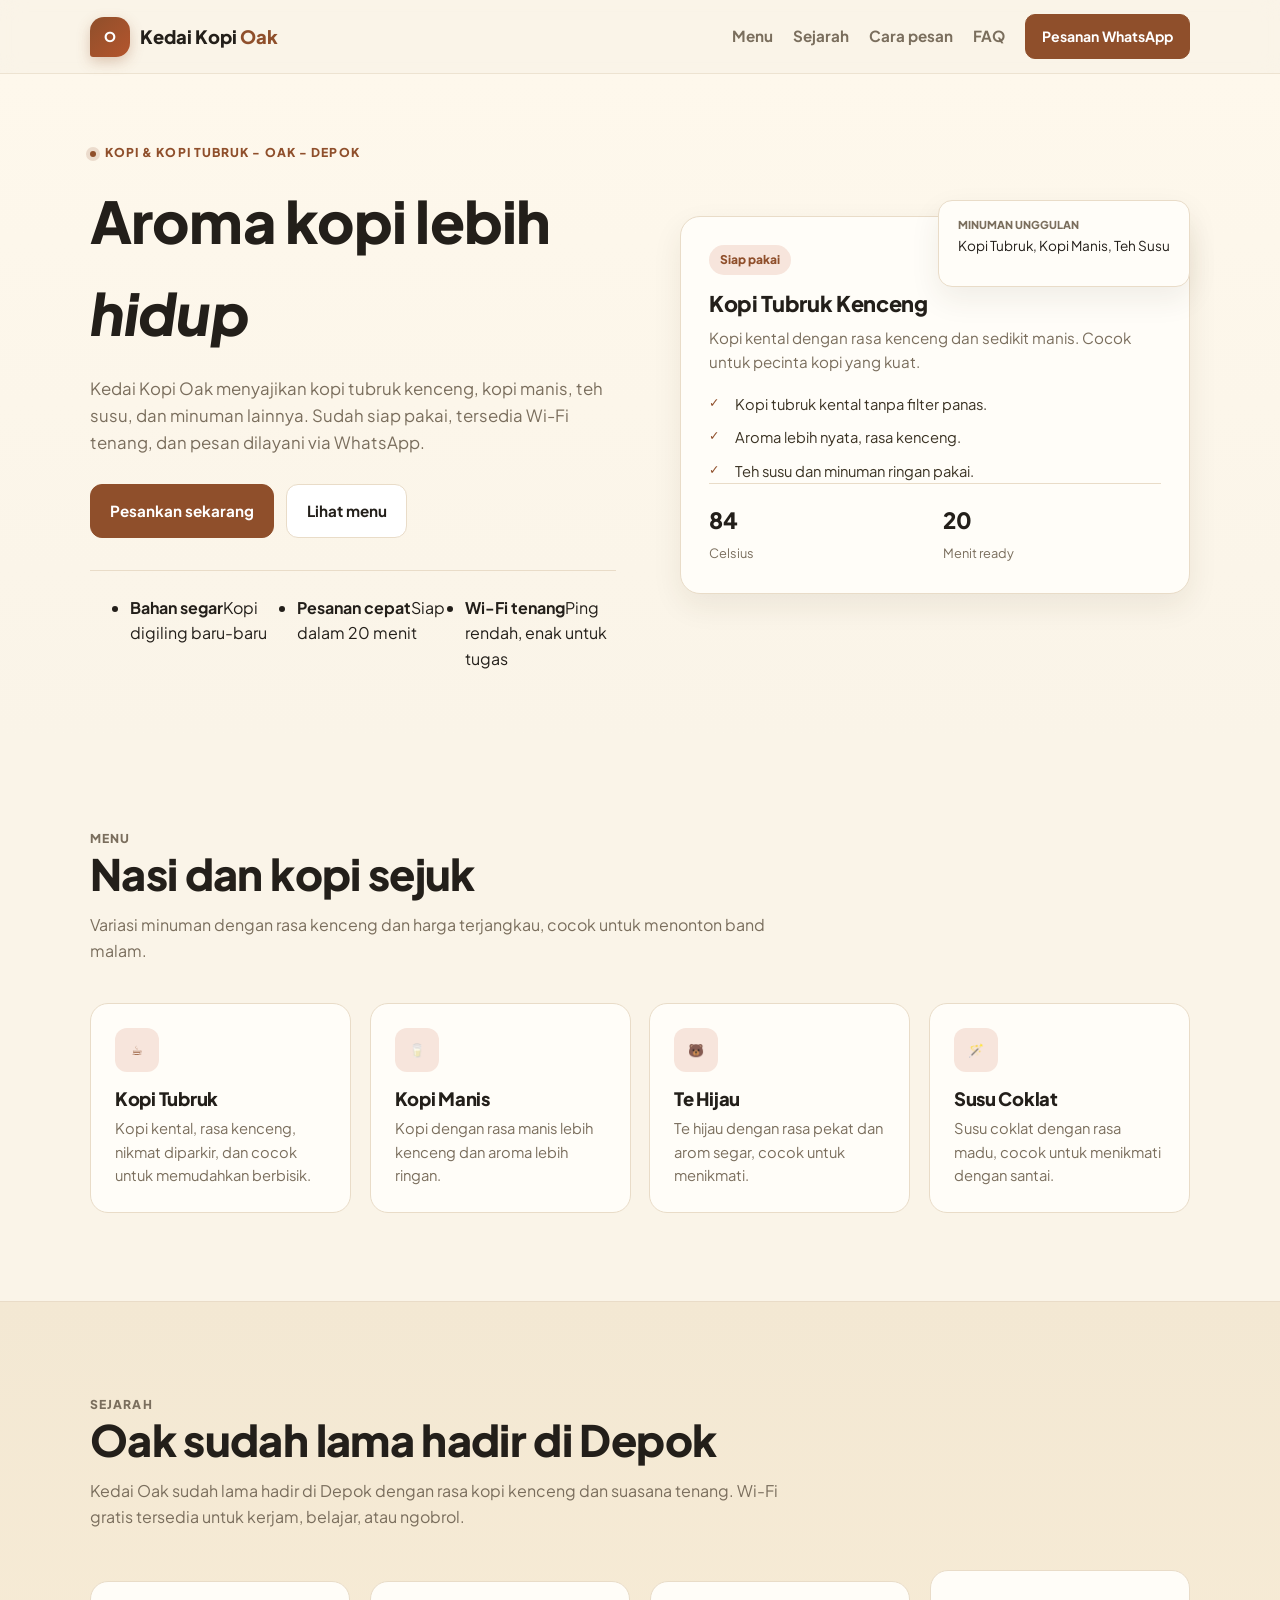
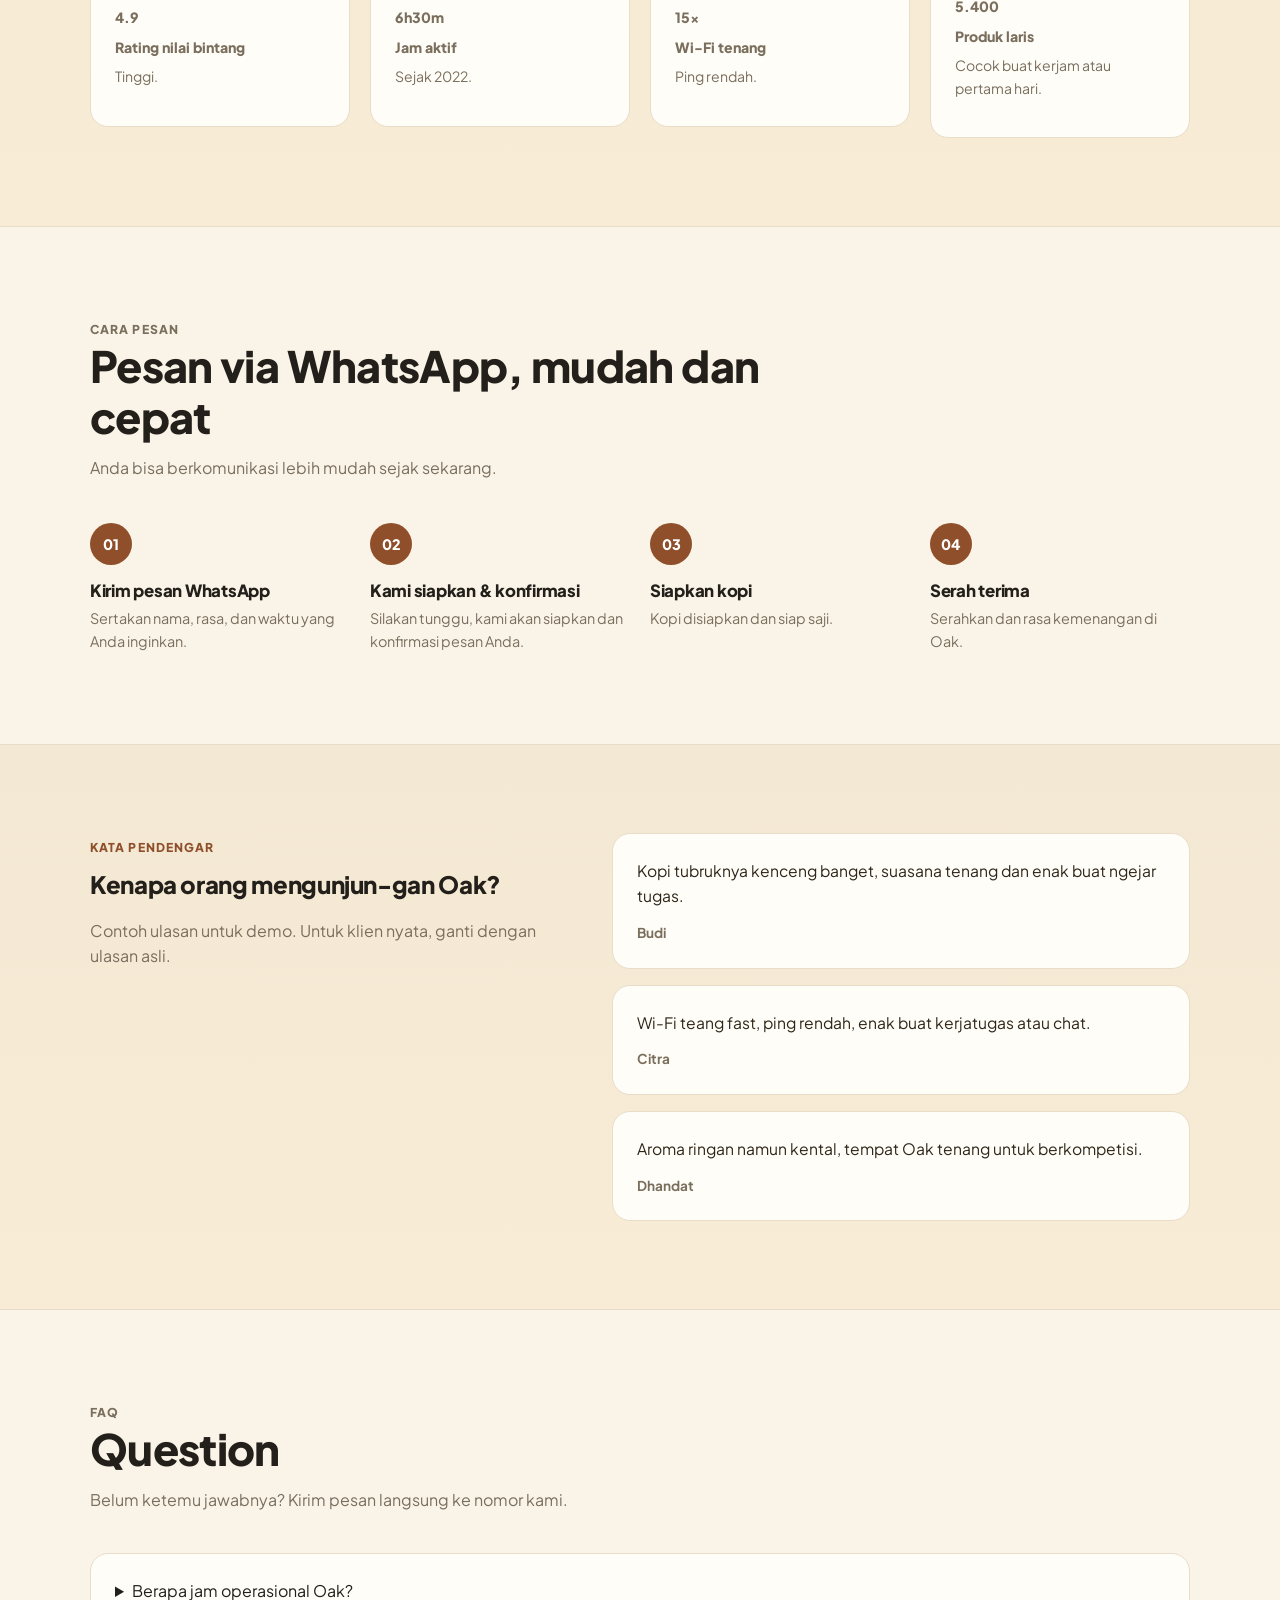
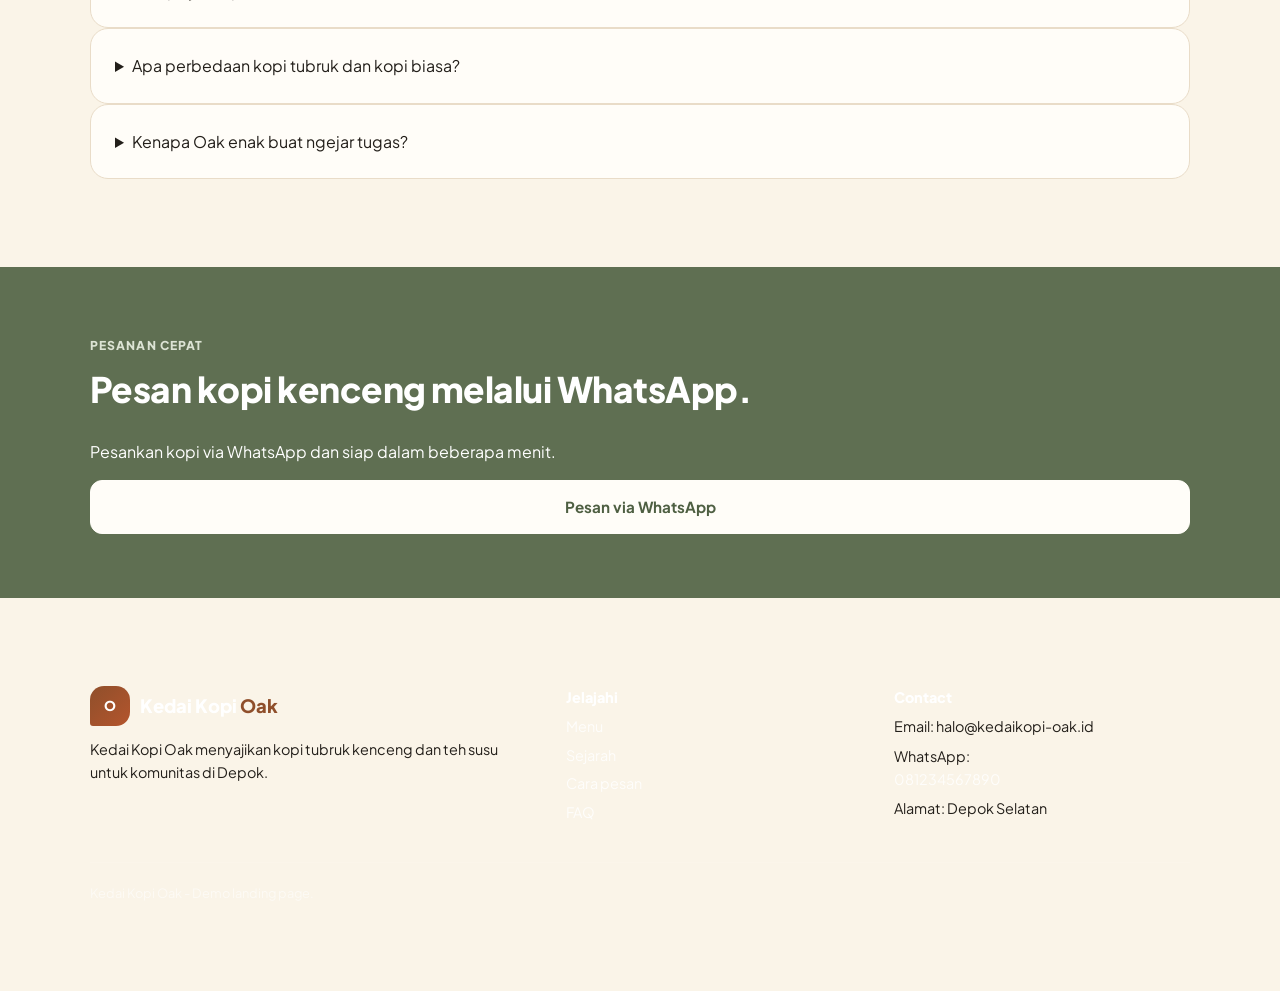
<file: job2-web-landing-maintenance/workspace/demo-landingpage-kedai-kopi/index.html>
<!DOCTYPE html>
<html lang="id">
<head>
  <meta charset="UTF-8">
  <meta name="viewport" content="width=device-width, initial-scale=1.0">
  <title>Kedai Kopi Oak | Kopi Tubruk & Brew Hidup Sempurna</title>
  <meta name="description" content="Kedai Kopi Oak menyajikan kopi tubruk kenceng, kopi manis dan teh susu. Sudah siap pakai, tersedia Wi-Fi tenang, cocok untuk belajar dan mengobrol. Pesan via WhatsApp.">
  <meta property="og:title" content="Kedai Kopi Oak | Kopi Tubruk & Brew">
  <meta property="og:description" content="Aroma kopi khas Oak, suasana tenang, dan pesan dilayani lewat WhatsApp.">
  <meta property="og:type" content="website">
  <link rel="preconnect" href="https://fonts.googleapis.com">
  <link rel="preconnect" href="https://fonts.gstatic.com" crossorigin>
  <link href="https://fonts.googleapis.com/css2?family=Plus+Jakarta+Sans:wght@400;500;600;700;800&display=swap" rel="stylesheet">
  <link rel="stylesheet" href="css/styles.css">
  <script>
    document.documentElement.classList.add('js');
    window.setTimeout(function () {
      if (!document.documentElement.classList.contains('reveal-ready')) {
        document.documentElement.classList.remove('js');
      }
    }, 3000);
  </script>
</head>
<body>
  <a class="skip-link" href="#beranda">Lewati ke konten</a>

  <header class="site-header">
    <div class="container nav">
      <a class="brand" href="#beranda" aria-label="Kedai Kopi Oak">
        <span class="brand-mark">O</span>
        <span class="brand-name">Kedai Kopi <span>Oak</span></span>
      </a>
      <button class="menu-toggle" aria-expanded="false" aria-controls="nav-menu" aria-label="Buka menu">
        <span></span><span></span><span></span>
      </button>
      <nav id="nav-menu" class="nav-menu">
        <a href="#menu">Menu</a>
        <a href="#profil">Sejarah</a>
        <a href="#proses">Cara pesan</a>
        <a href="#faq">FAQ</a>
        <a class="btn btn-sm" href="https://wa.me/6281234567890?text=Halo%20Kedai%20Kopi%20Oak%2C%20saya%20ingin%20pesan%20kopi." target="_blank" rel="noopener">Pesanan WhatsApp</a>
      </nav>
    </div>
  </header>

  <main id="beranda">
    <section class="hero">
      <div class="container hero-grid">
        <div class="hero-copy reveal">
          <p class="eyebrow"><span class="dot"></span> Kopi & Kopi Tubruk - Oak - Depok</p>
          <h1>Aroma kopi lebih <em>hidup</em></h1>
          <p class="lead">Kedai Kopi Oak menyajikan kopi tubruk kenceng, kopi manis, teh susu, dan minuman lainnya. Sudah siap pakai, tersedia Wi-Fi tenang, dan pesan dilayani via WhatsApp.</p>
          <div class="hero-actions">
            <a class="btn" href="https://wa.me/6281234567890?text=Halo%20Kedai%20Kopi%20Oak%2C%20saya%20ingin%20pesan%20kopi." target="_blank" rel="noopener">Pesankan sekarang</a>
            <a class="btn btn-ghost" href="#menu">Lihat menu</a>
          </div>
          <ul class="trust-row">
            <li><strong>Bahan segar</strong><span>Kopi digiling baru-baru</span></li>
            <li><strong>Pesanan cepat</strong><span>Siap dalam 20 menit</span></li>
            <li><strong>Wi-Fi tenang</strong><span>Ping rendah, enak untuk tugas</span></li>
          </ul>
        </div>

        <div class="hero-visual reveal">
          <div class="visual-card main-card">
            <div class="card-top">
              <span class="pill">Siap pakai</span>
              <span class="pill">84 C</span>
            </div>
            <h3>Kopi Tubruk Kenceng</h3>
            <p>Kopi kental dengan rasa kenceng dan sedikit manis. Cocok untuk pecinta kopi yang kuat.</p>
            <ul class="check-list">
              <li>Kopi tubruk kental tanpa filter panas.</li>
              <li>Aroma lebih nyata, rasa kenceng.</li>
              <li>Teh susu dan minuman ringan pakai.</li>
            </ul>
            <div class="mini-stats">
              <div><span class="stat-num">84</span><span class="stat-label">Celsius</span></div>
              <div><span class="stat-num">20</span><span class="stat-label">Menit ready</span></div>
            </div>
          </div>
          <div class="float-card">
            <p class="float-label">Minuman unggulan</p>
            <p class="float-value">Kopi Tubruk, Kopi Manis, Teh Susu</p>
          </div>
        </div>
      </div>
    </section>

    <section id="menu" class="section">
      <div class="container">
        <div class="section-head">
          <p class="eyebrow">Menu</p>
          <h2>Nasi dan kopi sejuk</h2>
          <p>Variasi minuman dengan rasa kenceng dan harga terjangkau, cocok untuk menonton band malam.</p>
        </div>
        <div class="cards-grid">
          <article class="card reveal">
            <div class="icon">☕</div>
            <h3>Kopi Tubruk</h3>
            <p>Kopi kental, rasa kenceng, nikmat diparkir, dan cocok untuk memudahkan berbisik.</p>
          </article>
          <article class="card reveal">
            <div class="icon">🥛</div>
            <h3>Kopi Manis</h3>
            <p>Kopi dengan rasa manis lebih kenceng dan aroma lebih ringan.</p>
          </article>
          <article class="card reveal">
            <div class="icon">🐻</div>
            <h3>Te Hijau</h3>
            <p>Te hijau dengan rasa pekat dan arom segar, cocok untuk menikmati.</p>
          </article>
          <article class="card reveal">
            <div class="icon">🪄</div>
            <h3>Susu Coklat</h3>
            <p>Susu coklat dengan rasa madu, cocok untuk menikmati dengan santai.</p>
          </article>
        </div>
      </div>
    </section>

    <section id="profil" class="section section-alt">
      <div class="container">
        <div class="section-head">
          <p class="eyebrow">Sejarah</p>
          <h2>Oak sudah lama hadir di Depok</h2>
          <p>Kedai Oak sudah lama hadir di Depok dengan rasa kopi kenceng dan suasana tenang. Wi-Fi gratis tersedia untuk kerjam, belajar, atau ngobrol.</p>
        </div>
        <div class="profil-grid">
          <div class="profil-item reveal">
            <p class="profil-num">4.9</p>
            <p class="profil-title">Rating nilai bintang</p>
            <p>Tinggi.</p>
          </div>
          <div class="profil-item reveal">
            <p class="profil-num">6h30m</p>
            <p class="profil-title">Jam aktif</p>
            <p>Sejak 2022.</p>
          </div>
          <div class="profil-item reveal">
            <p class="profil-num">15x</p>
            <p class="profil-title">Wi-Fi tenang</p>
            <p>Ping rendah.</p>
          </div>
          <div class="profil-item reveal">
            <p class="profil-num">5.400</p>
            <p class="profil-title">Produk laris</p>
            <p>Cocok buat kerjam atau pertama hari.</p>
          </div>
        </div>
      </div>
    </section>

    <section id="proses" class="section">
      <div class="container">
        <div class="section-head">
          <p class="eyebrow">Cara pesan</p>
          <h2>Pesan via WhatsApp, mudah dan cepat</h2>
          <p>Anda bisa berkomunikasi lebih mudah sejak sekarang.</p>
        </div>
        <div class="steps">
          <div class="step reveal"><span class="step-num">01</span><h3>Kirim pesan WhatsApp</h3><p>Sertakan nama, rasa, dan waktu yang Anda inginkan.</p></div>
          <div class="step reveal"><span class="step-num">02</span><h3>Kami siapkan & konfirmasi</h3><p>Silakan tunggu, kami akan siapkan dan konfirmasi pesan Anda.</p></div>
          <div class="step reveal"><span class="step-num">03</span><h3>Siapkan kopi</h3><p>Kopi disiapkan dan siap saji.</p></div>
          <div class="step reveal"><span class="step-num">04</span><h3>Serah terima</h3><p>Serahkan dan rasa kemenangan di Oak.</p></div>
        </div>
      </div>
    </section>

    <section class="section section-alt">
      <div class="container testimonial-grid">
        <div>
          <p class="eyebrow">Kata pendengar</p>
          <h2>Kenapa orang mengunjun-gan Oak?</h2>
          <p class="muted">Contoh ulasan untuk demo. Untuk klien nyata, ganti dengan ulasan asli.</p>
        </div>
        <div class="quotes">
          <blockquote class="quote reveal">
            <p>Kopi tubruknya kenceng banget, suasana tenang dan enak buat ngejar tugas.</p>
            <footer>Budi</footer>
          </blockquote>
          <blockquote class="quote reveal">
            <p>Wi-Fi teang fast, ping rendah, enak buat kerjatugas atau chat.</p>
            <footer>Citra</footer>
          </blockquote>
          <blockquote class="quote reveal">
            <p>Aroma ringan namun kental, tempat Oak tenang untuk berkompetisi.</p>
            <footer>Dhandat</footer>
          </blockquote>
        </div>
      </div>
    </section>

    <section id="faq" class="section">
      <div class="container">
        <div class="section-head">
          <p class="eyebrow">FAQ</p>
          <h2>Question</h2>
          <p>Belum ketemu jawabnya? Kirim pesan langsung ke nomor kami.</p>
        </div>
        <details class="quote reveal">
          <summary>Berapa jam operasional Oak?</summary>
          <p>Oak buka dari 05.00-21.00 hari ini, dengan jam tetap saat ini.</p>
        </details>
        <details class="quote reveal">
          <summary>Apa perbedaan kopi tubruk dan kopi biasa?</summary>
          <p>Kopi tubruk lebih kental dan pekat, sementara kopi biasa biasanya dibuat dari bubuk dengan tekstur berbeda.</p>
        </details>
        <details class="quote reveal">
          <summary>Kenapa Oak enak buat ngejar tugas?</summary>
          <p>Oak punya suasana tenang dan Wi-Fi tenang, bagus buat ngejar tugas atau rapat singkat.</p>
        </details>
      </div>
    </section>

    <section class="cta">
      <div class="container cta-grid">
        <div class="cta-copy">
          <p class="eyebrow">Pesanan cepat</p>
          <h2>Pesan kopi kenceng melalui WhatsApp.</h2>
          <p>Pesankan kopi via WhatsApp dan siap dalam beberapa menit.</p>
        </div>
        <a class="btn btn-accent btn-block" href="https://wa.me/6281234567890?text=Halo%20Kedai%20Kopi%20Oak%2C%20saya%20ingin%20pesan%20kopi." target="_blank" rel="noopener">Pesan via WhatsApp</a>
      </div>
    </section>

    <section class="section">
      <div class="container footer-grid">
        <div>
          <a class="brand footer-brand" href="#beranda">
            <span class="brand-mark">O</span>
            <span class="brand-name">Kedai Kopi <span>Oak</span></span>
          </a>
          <p>Kedai Kopi Oak menyajikan kopi tubruk kenceng dan teh susu untuk komunitas di Depok.</p>
        </div>
        <div>
          <p class="footer-title">Jelajahi</p>
          <a href="#menu">Menu</a>
          <a href="#profil">Sejarah</a>
          <a href="#proses">Cara pesan</a>
          <a href="#faq">FAQ</a>
        </div>
        <div>
          <p class="footer-title">Contact</p>
          <p>Email: halo@kedaikopi-oak.id</p>
          <p>WhatsApp: <a href="https://wa.me/6281234567890" target="_blank" rel="noopener">081234567890</a></p>
          <p>Alamat: Depok Selatan</p>
        </div>
      </div>
      <div class="container footer-bottom">
        <p>Kedai Kopi Oak - Demo landing page.</p>
      </div>
    </section>
  </main>
  <script src="js/main.js"></script>
</body>
</html>
</file>
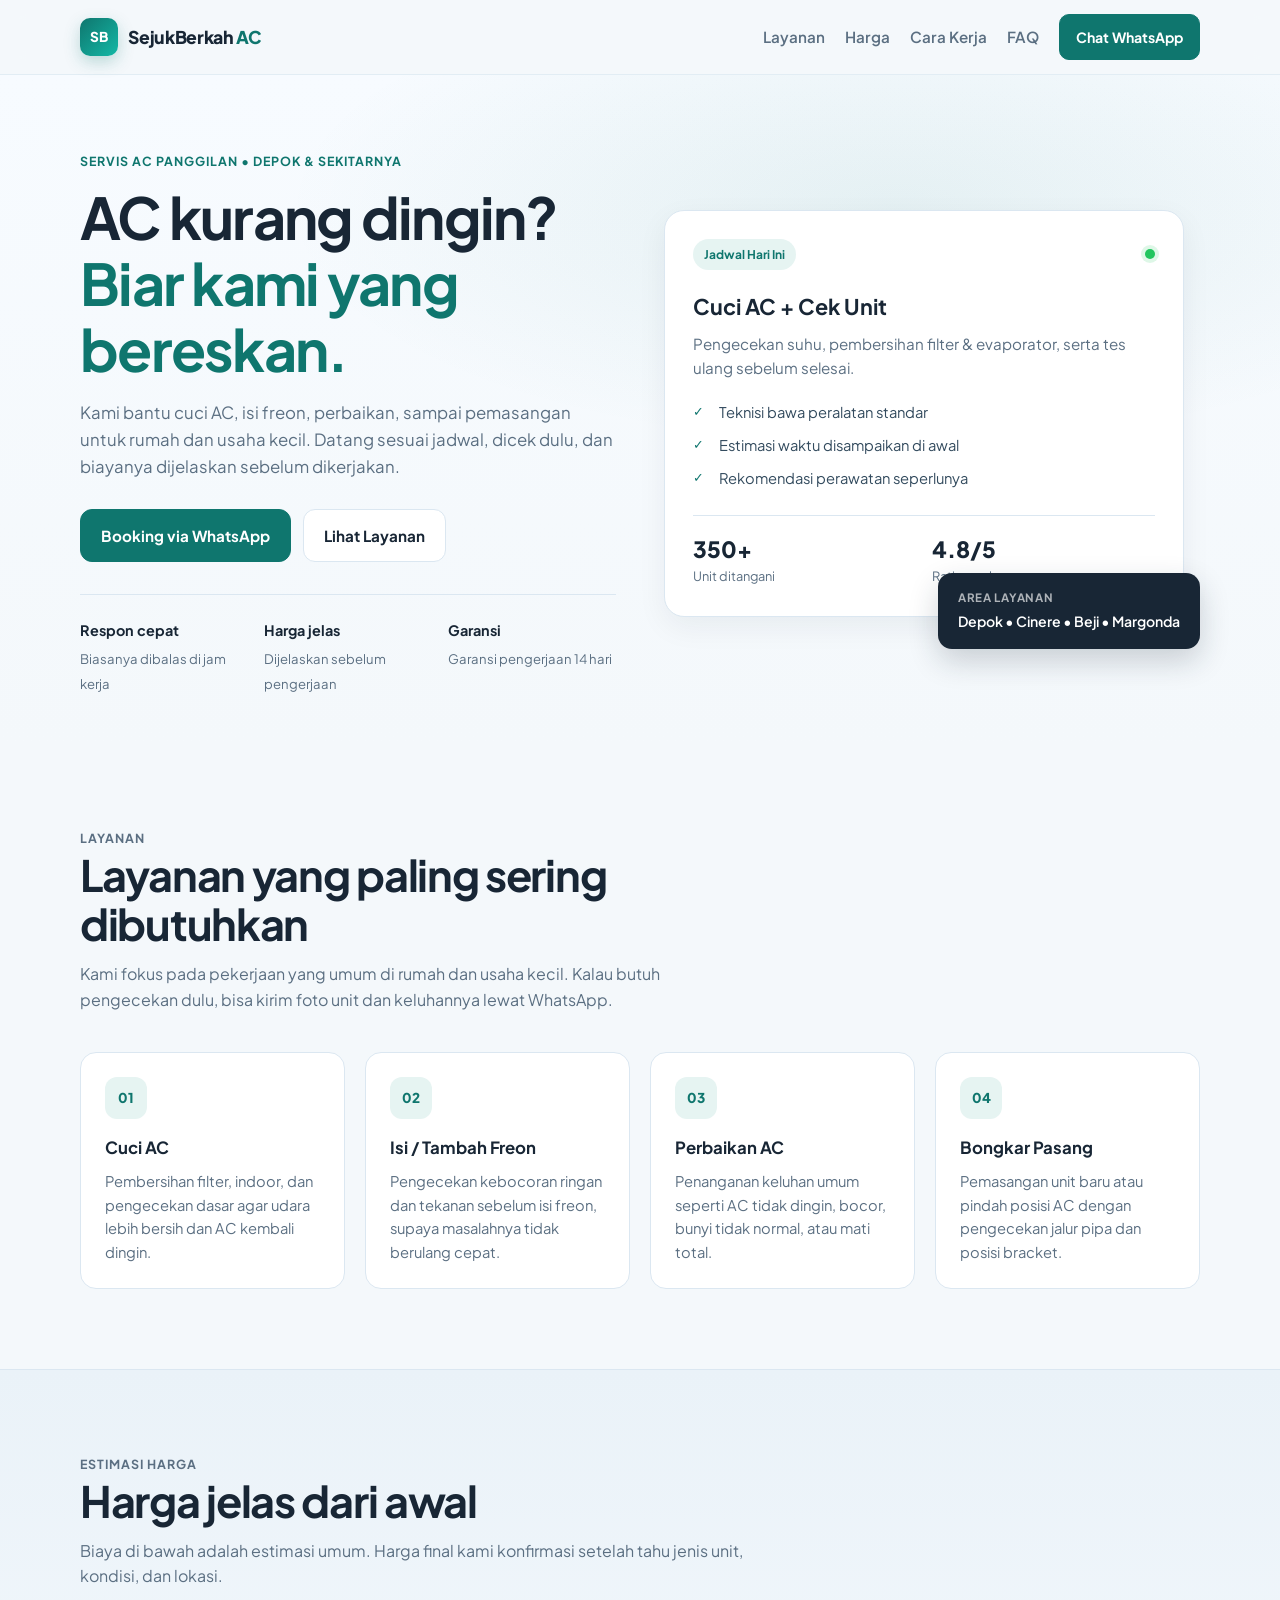
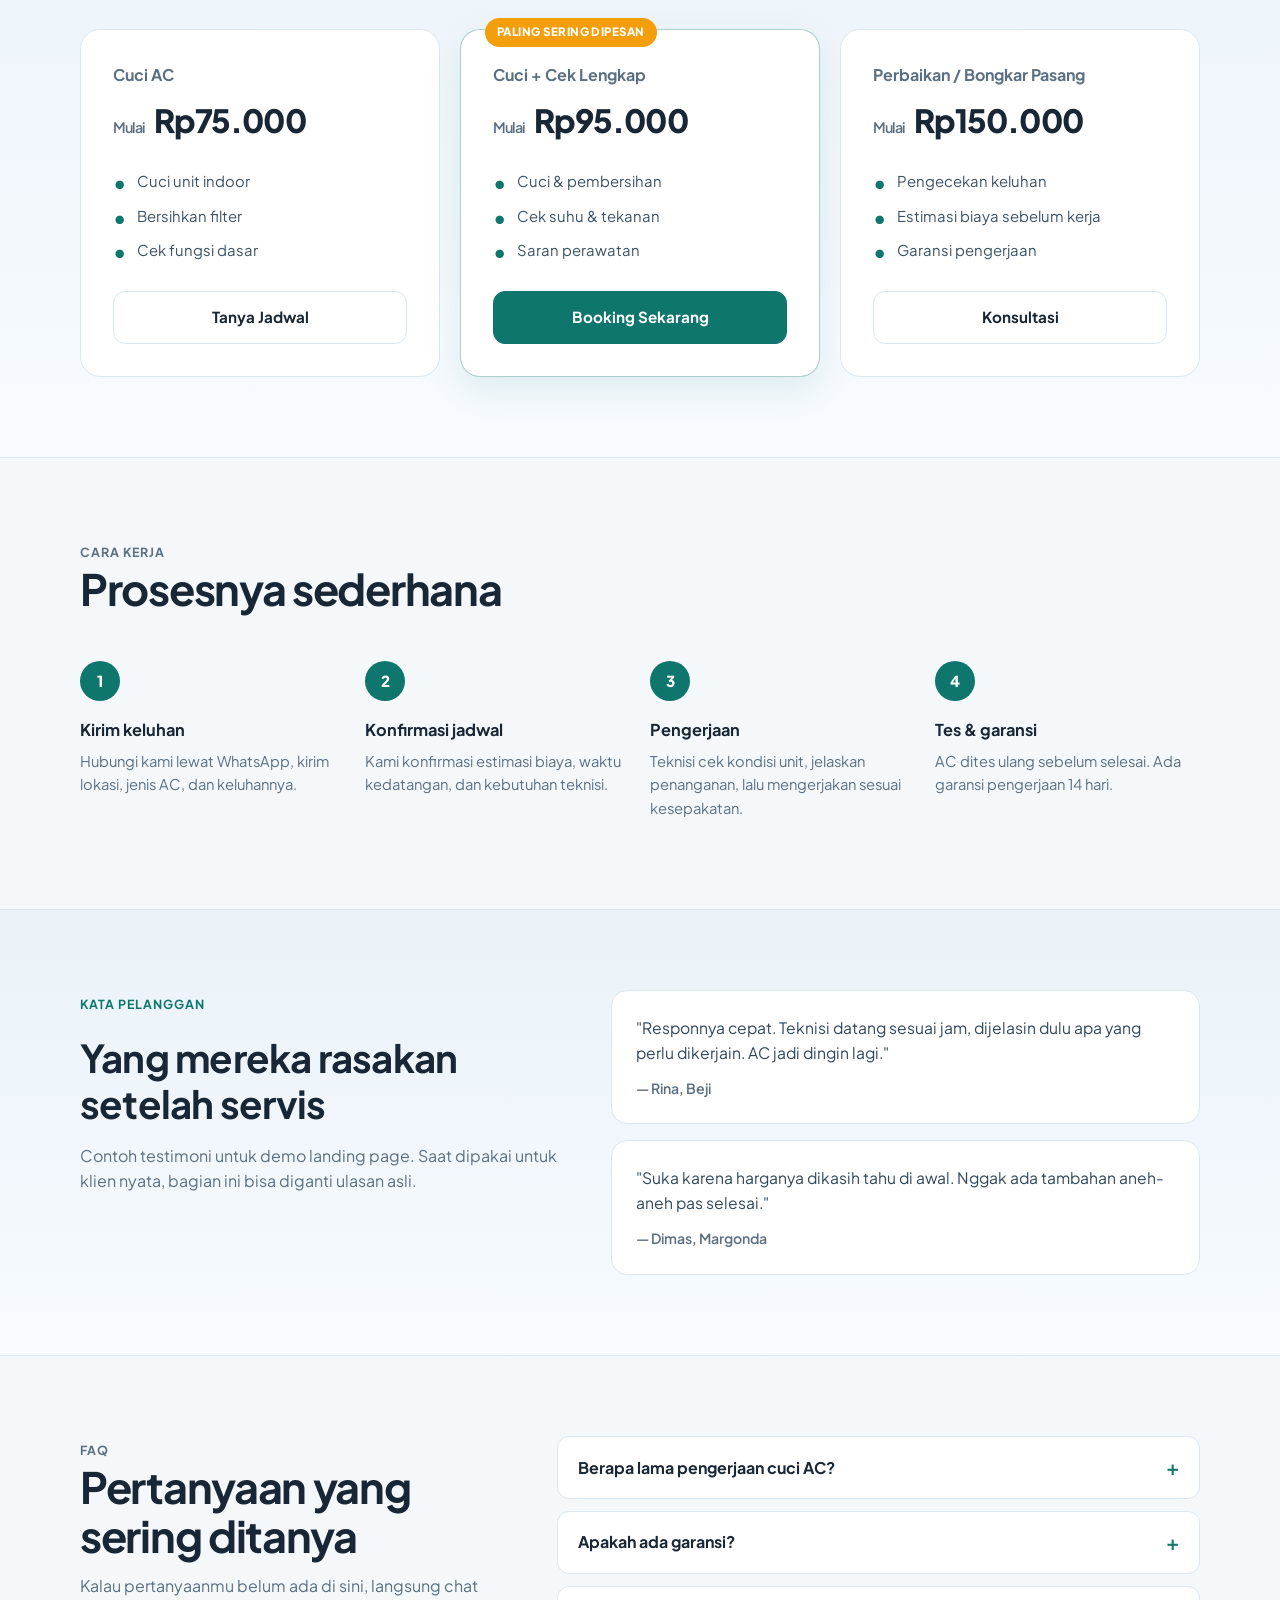
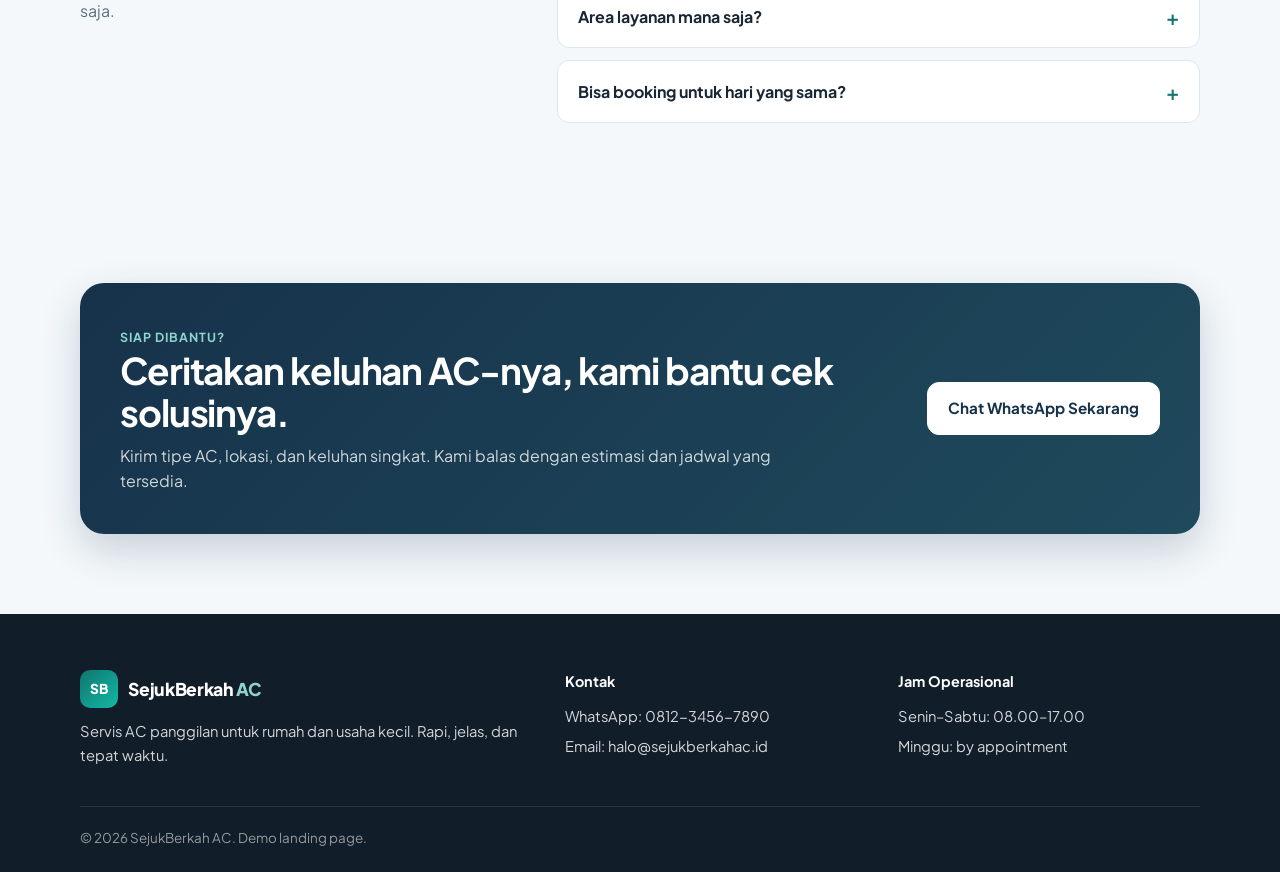
<file: job2-web-landing-maintenance/workspace/demo-landingpage-servis-ac/index.html>
<!DOCTYPE html>
<html lang="id">
<head>
  <meta charset="UTF-8">
  <meta name="viewport" content="width=device-width, initial-scale=1.0">
  <title>SejukBerkah AC | Servis AC Panggilan Cepat & Rapi</title>
  <meta name="description" content="Jasa servis AC panggilan untuk rumah dan usaha kecil. Cuci AC, isi freon, perbaikan, dan pemasangan. Respon cepat, harga jelas, garansi pengerjaan.">
  <meta property="og:title" content="SejukBerkah AC | Servis AC Panggilan">
  <meta property="og:description" content="Cuci AC, isi freon, perbaikan, dan pemasangan. Respon cepat, harga jelas, garansi pengerjaan.">
  <meta property="og:type" content="website">
  <link rel="preconnect" href="https://fonts.googleapis.com">
  <link rel="preconnect" href="https://fonts.gstatic.com" crossorigin>
  <link href="https://fonts.googleapis.com/css2?family=Plus+Jakarta+Sans:wght@400;500;600;700;800&display=swap" rel="stylesheet">
  <link rel="stylesheet" href="css/styles.css">
</head>
<body>
  <header class="site-header">
    <div class="container nav">
      <a class="brand" href="#beranda" aria-label="SejukBerkah AC">
        <span class="brand-mark">SB</span>
        <span class="brand-name">SejukBerkah <span>AC</span></span>
      </a>
      <button class="menu-toggle" aria-expanded="false" aria-controls="nav-menu" aria-label="Buka menu">
        <span></span><span></span><span></span>
      </button>
      <nav id="nav-menu" class="nav-menu">
        <a href="#layanan">Layanan</a>
        <a href="#harga">Harga</a>
        <a href="#proses">Cara Kerja</a>
        <a href="#faq">FAQ</a>
        <a class="btn btn-sm" href="https://wa.me/6281234567890?text=Halo%20SejukBerkah%20AC%2C%20saya%20ingin%20tanya%20jadwal%20servis%20AC." target="_blank" rel="noopener">Chat WhatsApp</a>
      </nav>
    </div>
  </header>

  <main id="beranda">
    <section class="hero">
      <div class="container hero-grid">
        <div class="hero-copy">
          <p class="eyebrow">Servis AC Panggilan • Depok & Sekitarnya</p>
          <h1>AC kurang dingin? <span class="accent">Biar kami yang bereskan.</span></h1>
          <p class="lead">Kami bantu cuci AC, isi freon, perbaikan, sampai pemasangan untuk rumah dan usaha kecil. Datang sesuai jadwal, dicek dulu, dan biayanya dijelaskan sebelum dikerjakan.</p>
          <div class="hero-actions">
            <a class="btn" href="https://wa.me/6281234567890?text=Halo%20SejukBerkah%20AC%2C%20saya%20ingin%20booking%20servis%20AC." target="_blank" rel="noopener">Booking via WhatsApp</a>
            <a class="btn btn-ghost" href="#layanan">Lihat Layanan</a>
          </div>
          <div class="trust-row">
            <div class="trust-item"><strong>Respon cepat</strong><span>Biasanya dibalas di jam kerja</span></div>
            <div class="trust-item"><strong>Harga jelas</strong><span>Dijelaskan sebelum pengerjaan</span></div>
            <div class="trust-item"><strong>Garansi</strong><span>Garansi pengerjaan 14 hari</span></div>
          </div>
        </div>
        <div class="hero-visual">
          <div class="visual-card main-card">
            <div class="card-top">
              <span class="pill">Jadwal Hari Ini</span>
              <span class="status-dot"></span>
            </div>
            <h3>Cuci AC + Cek Unit</h3>
            <p>Pengecekan suhu, pembersihan filter & evaporator, serta tes ulang sebelum selesai.</p>
            <ul class="check-list">
              <li>Teknisi bawa peralatan standar</li>
              <li>Estimasi waktu disampaikan di awal</li>
              <li>Rekomendasi perawatan seperlunya</li>
            </ul>
            <div class="mini-stats">
              <div><span class="stat-num">350+</span><span class="stat-label">Unit ditangani</span></div>
              <div><span class="stat-num">4.8/5</span><span class="stat-label">Rating pelanggan</span></div>
            </div>
          </div>
          <div class="visual-card float-card">
            <p class="float-label">Area layanan</p>
            <p class="float-value">Depok • Cinere • Beji • Margonda</p>
          </div>
        </div>
      </div>
    </section>

    <section id="layanan" class="section">
      <div class="container">
        <div class="section-head">
          <p class="eyebrow">Layanan</p>
          <h2>Layanan yang paling sering dibutuhkan</h2>
          <p>Kami fokus pada pekerjaan yang umum di rumah dan usaha kecil. Kalau butuh pengecekan dulu, bisa kirim foto unit dan keluhannya lewat WhatsApp.</p>
        </div>
        <div class="cards-grid">
          <article class="card">
            <div class="icon">01</div>
            <h3>Cuci AC</h3>
            <p>Pembersihan filter, indoor, dan pengecekan dasar agar udara lebih bersih dan AC kembali dingin.</p>
          </article>
          <article class="card">
            <div class="icon">02</div>
            <h3>Isi / Tambah Freon</h3>
            <p>Pengecekan kebocoran ringan dan tekanan sebelum isi freon, supaya masalahnya tidak berulang cepat.</p>
          </article>
          <article class="card">
            <div class="icon">03</div>
            <h3>Perbaikan AC</h3>
            <p>Penanganan keluhan umum seperti AC tidak dingin, bocor, bunyi tidak normal, atau mati total.</p>
          </article>
          <article class="card">
            <div class="icon">04</div>
            <h3>Bongkar Pasang</h3>
            <p>Pemasangan unit baru atau pindah posisi AC dengan pengecekan jalur pipa dan posisi bracket.</p>
          </article>
        </div>
      </div>
    </section>

    <section id="harga" class="section section-alt">
      <div class="container">
        <div class="section-head">
          <p class="eyebrow">Estimasi Harga</p>
          <h2>Harga jelas dari awal</h2>
          <p>Biaya di bawah adalah estimasi umum. Harga final kami konfirmasi setelah tahu jenis unit, kondisi, dan lokasi.</p>
        </div>
        <div class="pricing-grid">
          <article class="price-card">
            <p class="price-name">Cuci AC</p>
            <p class="price"><span>Mulai</span> Rp75.000</p>
            <ul>
              <li>Cuci unit indoor</li>
              <li>Bersihkan filter</li>
              <li>Cek fungsi dasar</li>
            </ul>
            <a href="https://wa.me/6281234567890?text=Halo%2C%20saya%20ingin%20booking%20cuci%20AC." target="_blank" rel="noopener" class="btn btn-ghost btn-block">Tanya Jadwal</a>
          </article>
          <article class="price-card featured">
            <p class="badge">Paling sering dipesan</p>
            <p class="price-name">Cuci + Cek Lengkap</p>
            <p class="price"><span>Mulai</span> Rp95.000</p>
            <ul>
              <li>Cuci & pembersihan</li>
              <li>Cek suhu & tekanan</li>
              <li>Saran perawatan</li>
            </ul>
            <a href="https://wa.me/6281234567890?text=Halo%2C%20saya%20ingin%20booking%20cuci%20%2B%20cek%20AC." target="_blank" rel="noopener" class="btn btn-block">Booking Sekarang</a>
          </article>
          <article class="price-card">
            <p class="price-name">Perbaikan / Bongkar Pasang</p>
            <p class="price"><span>Mulai</span> Rp150.000</p>
            <ul>
              <li>Pengecekan keluhan</li>
              <li>Estimasi biaya sebelum kerja</li>
              <li>Garansi pengerjaan</li>
            </ul>
            <a href="https://wa.me/6281234567890?text=Halo%2C%20saya%20ingin%20konsultasi%20perbaikan%2Fbongkar%20pasang%20AC." target="_blank" rel="noopener" class="btn btn-ghost btn-block">Konsultasi</a>
          </article>
        </div>
      </div>
    </section>

    <section id="proses" class="section">
      <div class="container">
        <div class="section-head">
          <p class="eyebrow">Cara Kerja</p>
          <h2>Prosesnya sederhana</h2>
        </div>
        <div class="steps">
          <div class="step"><span class="step-num">1</span><h3>Kirim keluhan</h3><p>Hubungi kami lewat WhatsApp, kirim lokasi, jenis AC, dan keluhannya.</p></div>
          <div class="step"><span class="step-num">2</span><h3>Konfirmasi jadwal</h3><p>Kami konfirmasi estimasi biaya, waktu kedatangan, dan kebutuhan teknisi.</p></div>
          <div class="step"><span class="step-num">3</span><h3>Pengerjaan</h3><p>Teknisi cek kondisi unit, jelaskan penanganan, lalu mengerjakan sesuai kesepakatan.</p></div>
          <div class="step"><span class="step-num">4</span><h3>Tes & garansi</h3><p>AC dites ulang sebelum selesai. Ada garansi pengerjaan 14 hari.</p></div>
        </div>
      </div>
    </section>

    <section class="section section-alt">
      <div class="container testimonial-grid">
        <div>
          <p class="eyebrow">Kata Pelanggan</p>
          <h2>Yang mereka rasakan setelah servis</h2>
          <p class="muted">Contoh testimoni untuk demo landing page. Saat dipakai untuk klien nyata, bagian ini bisa diganti ulasan asli.</p>
        </div>
        <div class="quotes">
          <blockquote class="quote">
            <p>"Responnya cepat. Teknisi datang sesuai jam, dijelasin dulu apa yang perlu dikerjain. AC jadi dingin lagi."</p>
            <footer>— Rina, Beji</footer>
          </blockquote>
          <blockquote class="quote">
            <p>"Suka karena harganya dikasih tahu di awal. Nggak ada tambahan aneh-aneh pas selesai."</p>
            <footer>— Dimas, Margonda</footer>
          </blockquote>
        </div>
      </div>
    </section>

    <section id="faq" class="section">
      <div class="container faq-layout">
        <div class="section-head left">
          <p class="eyebrow">FAQ</p>
          <h2>Pertanyaan yang sering ditanya</h2>
          <p>Kalau pertanyaanmu belum ada di sini, langsung chat saja.</p>
        </div>
        <div class="faq-list">
          <details class="faq-item">
            <summary>Berapa lama pengerjaan cuci AC?</summary>
            <p>Biasanya sekitar 30–45 menit per unit, tergantung kondisi dan akses pemasangan.</p>
          </details>
          <details class="faq-item">
            <summary>Apakah ada garansi?</summary>
            <p>Ada garansi pengerjaan 14 hari untuk pekerjaan yang kami tangani, sesuai kesepakatan saat servis.</p>
          </details>
          <details class="faq-item">
            <summary>Area layanan mana saja?</summary>
            <p>Untuk demo ini: Depok, Cinere, Beji, Margonda, dan area sekitar. Bisa disesuaikan dengan jangkauan klien.</p>
          </details>
          <details class="faq-item">
            <summary>Bisa booking untuk hari yang sama?</summary>
            <p>Bisa, selama slot teknisi masih tersedia. Kirim pesan lebih awal supaya lebih mudah dapat jadwal.</p>
          </details>
        </div>
      </div>
    </section>

    <section class="cta section">
      <div class="container cta-box">
        <div>
          <p class="eyebrow">Siap dibantu?</p>
          <h2>Ceritakan keluhan AC-nya, kami bantu cek solusinya.</h2>
          <p>Kirim tipe AC, lokasi, dan keluhan singkat. Kami balas dengan estimasi dan jadwal yang tersedia.</p>
        </div>
        <a class="btn" href="https://wa.me/6281234567890?text=Halo%20SejukBerkah%20AC%2C%20saya%20ingin%20konsultasi%20keluhan%20AC." target="_blank" rel="noopener">Chat WhatsApp Sekarang</a>
      </div>
    </section>
  </main>

  <footer class="site-footer">
    <div class="container footer-grid">
      <div>
        <div class="brand footer-brand"><span class="brand-mark">SB</span><span class="brand-name">SejukBerkah <span>AC</span></span></div>
        <p>Servis AC panggilan untuk rumah dan usaha kecil. Rapi, jelas, dan tepat waktu.</p>
      </div>
      <div>
        <p class="footer-title">Kontak</p>
        <p>WhatsApp: 0812-3456-7890</p>
        <p>Email: halo@sejukberkahac.id</p>
      </div>
      <div>
        <p class="footer-title">Jam Operasional</p>
        <p>Senin–Sabtu: 08.00–17.00</p>
        <p>Minggu: by appointment</p>
      </div>
    </div>
    <div class="container footer-bottom">
      <p>© 2026 SejukBerkah AC. Demo landing page.</p>
    </div>
  </footer>

  <script src="js/main.js"></script>
</body>
</html>
</file>
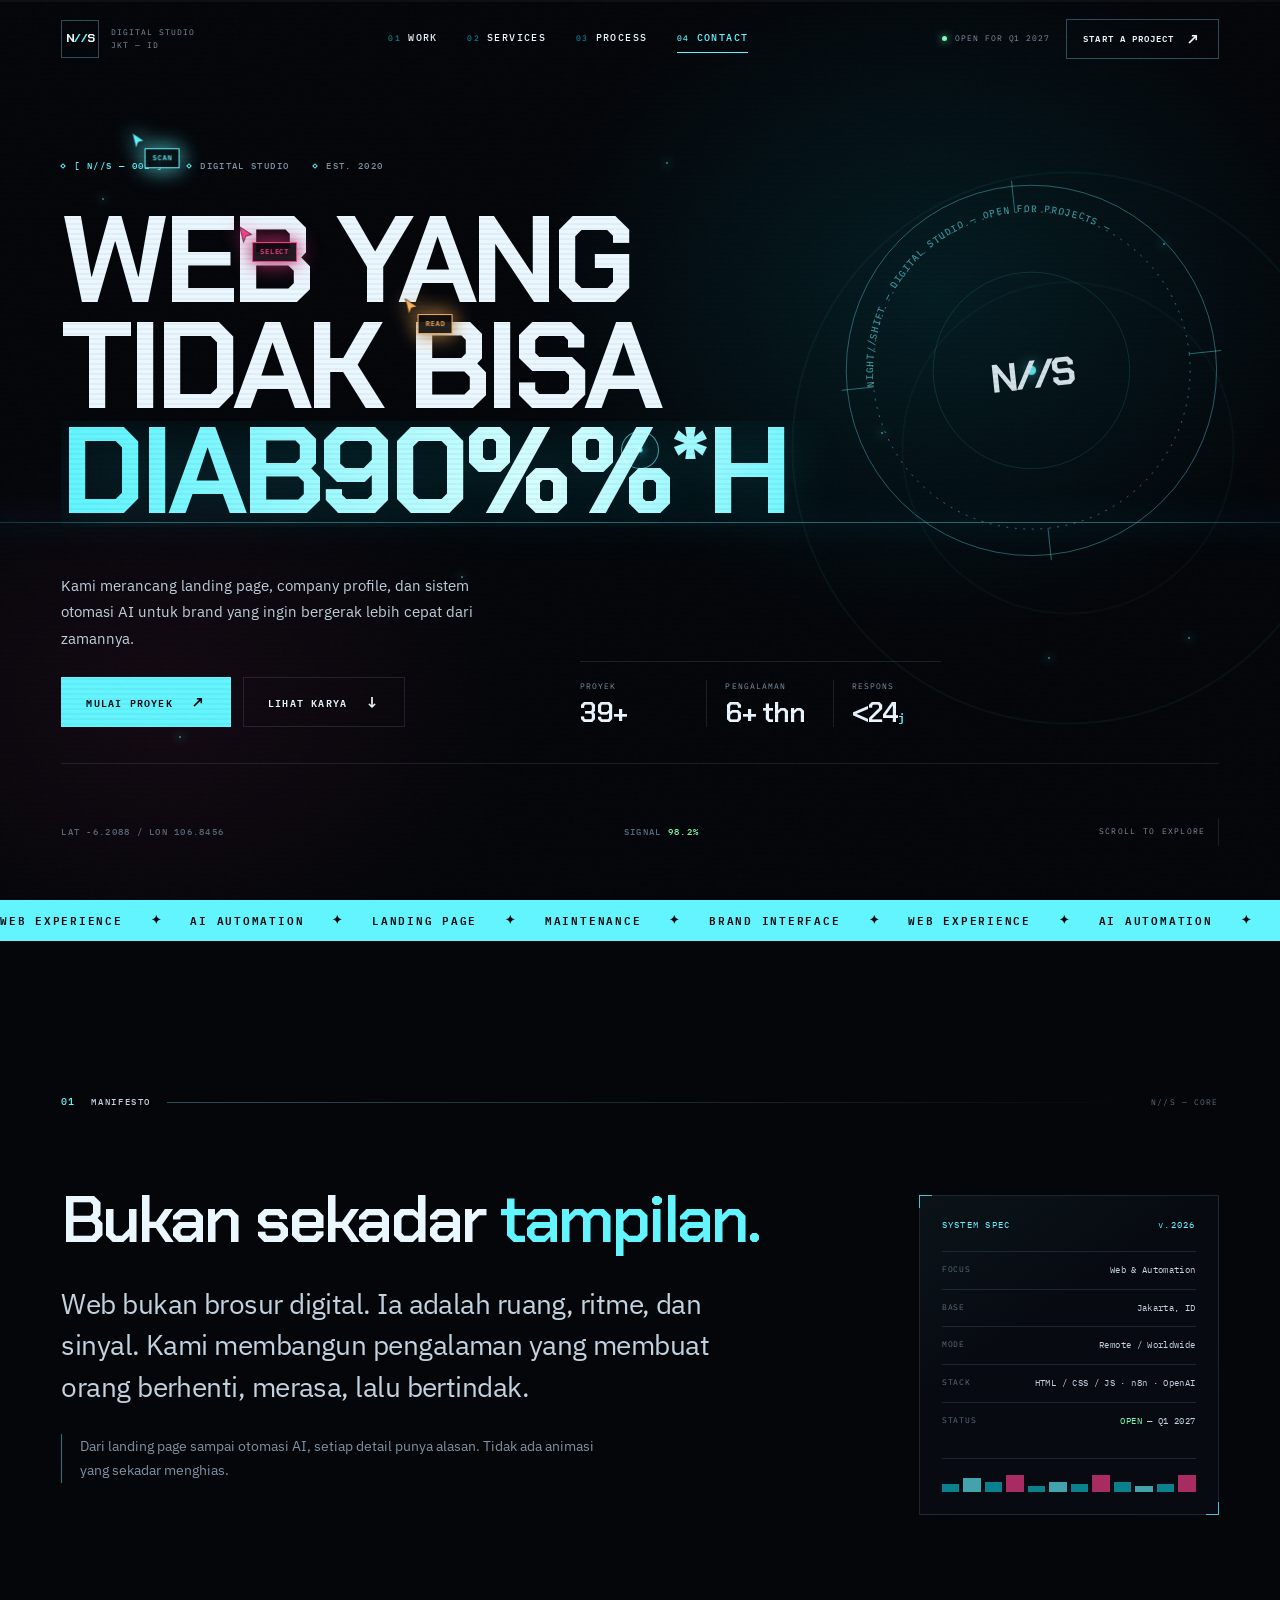
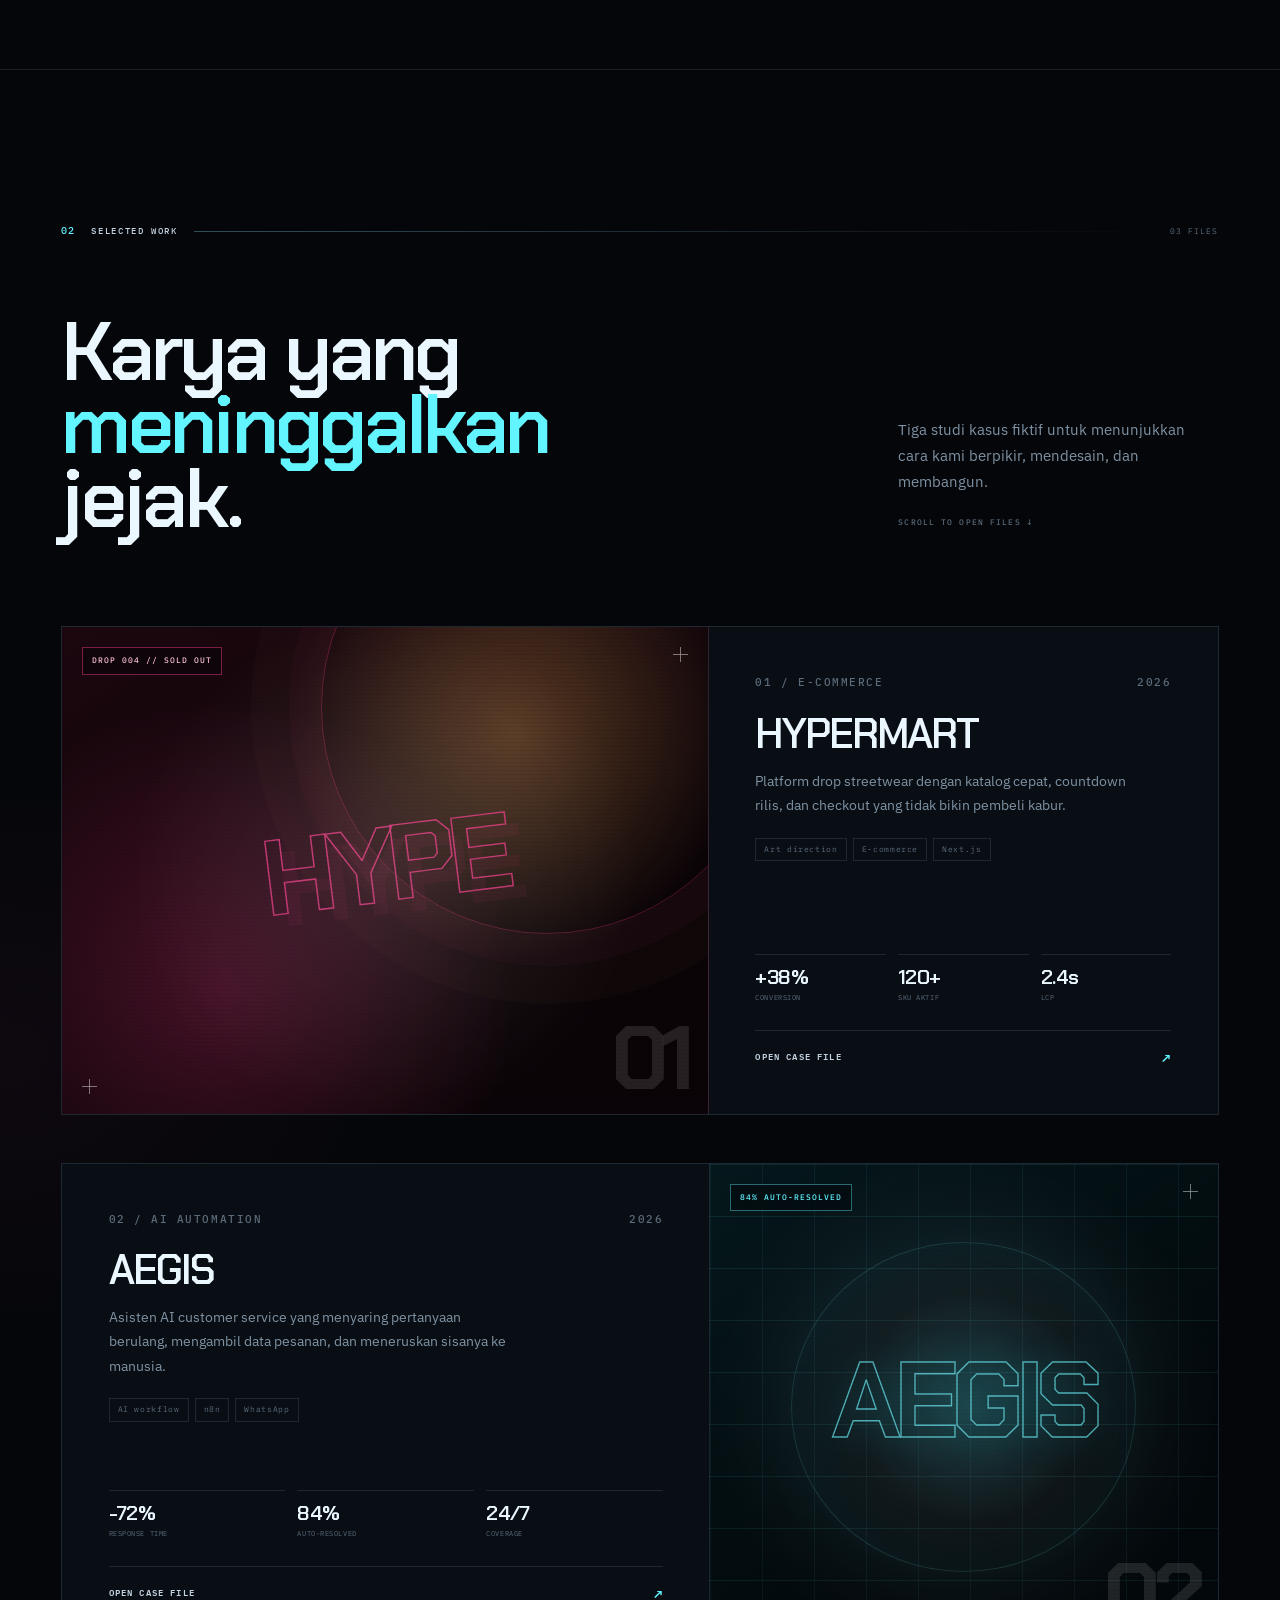
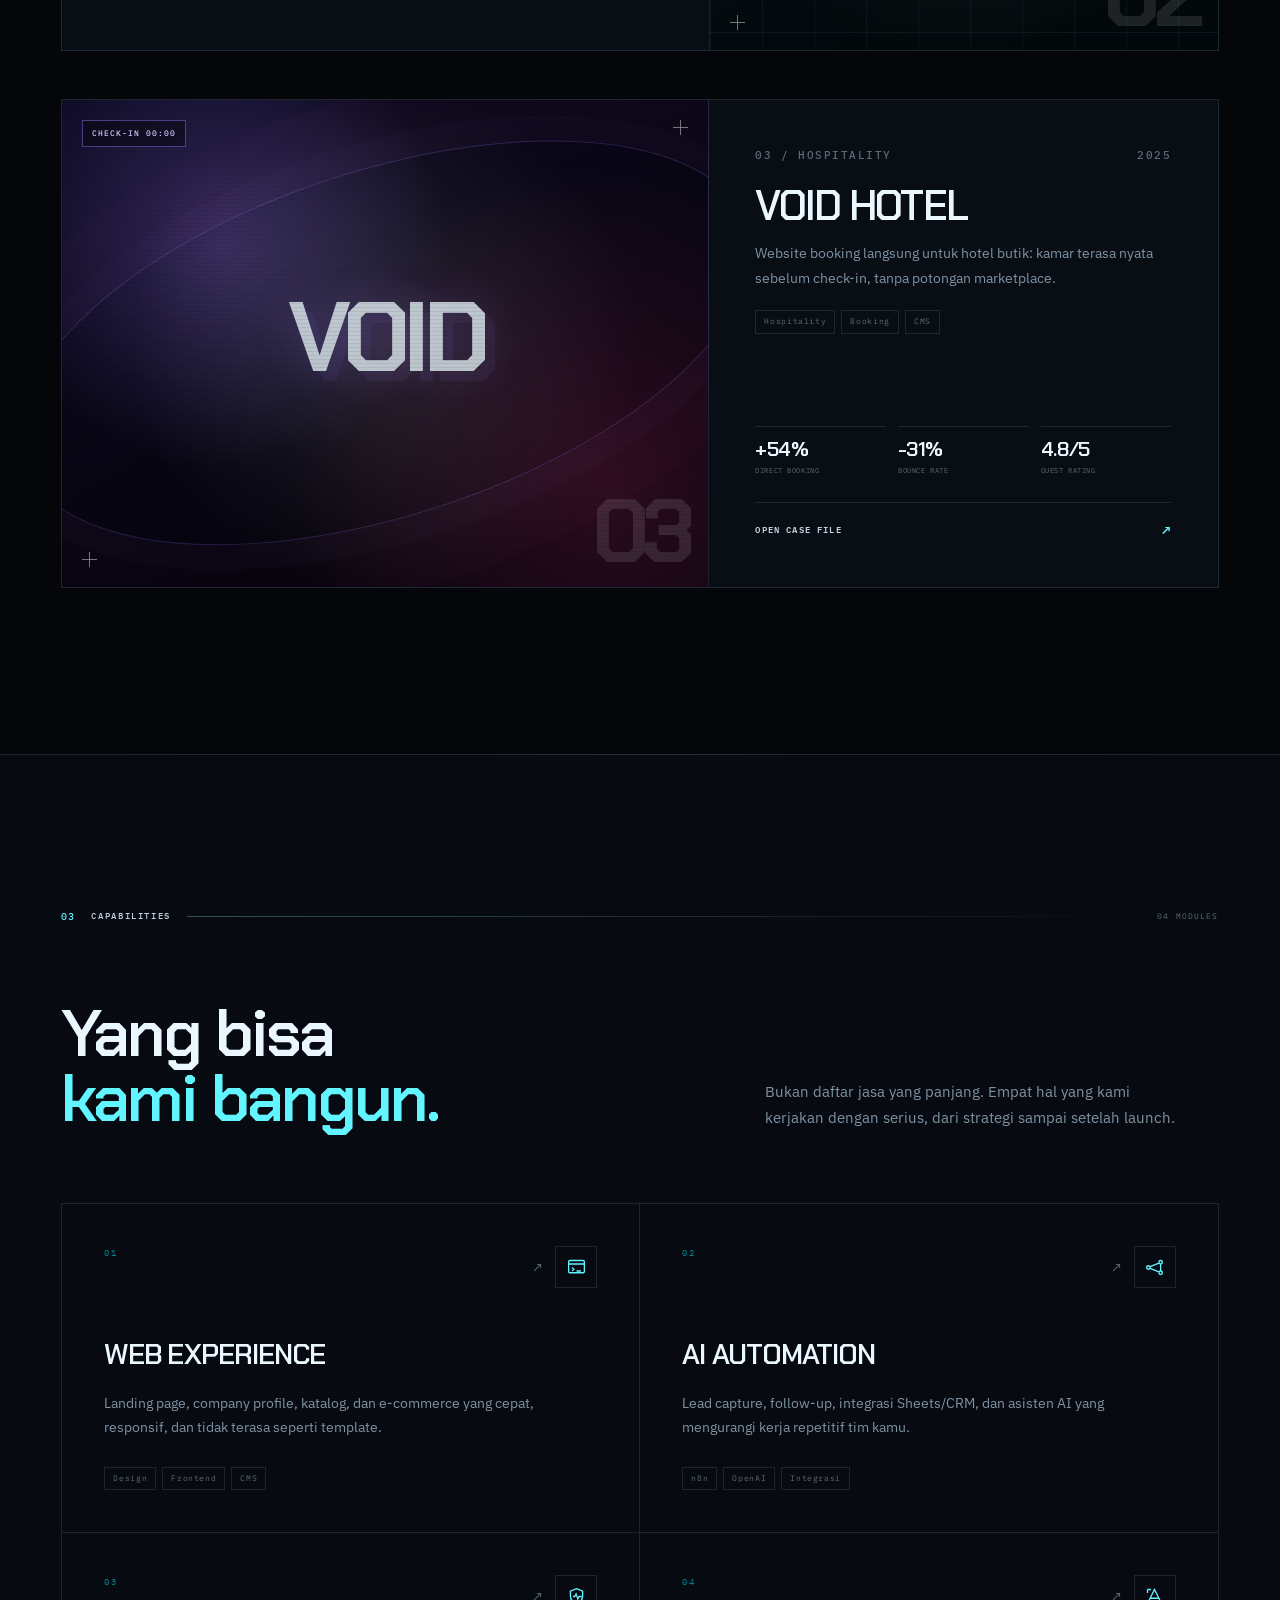
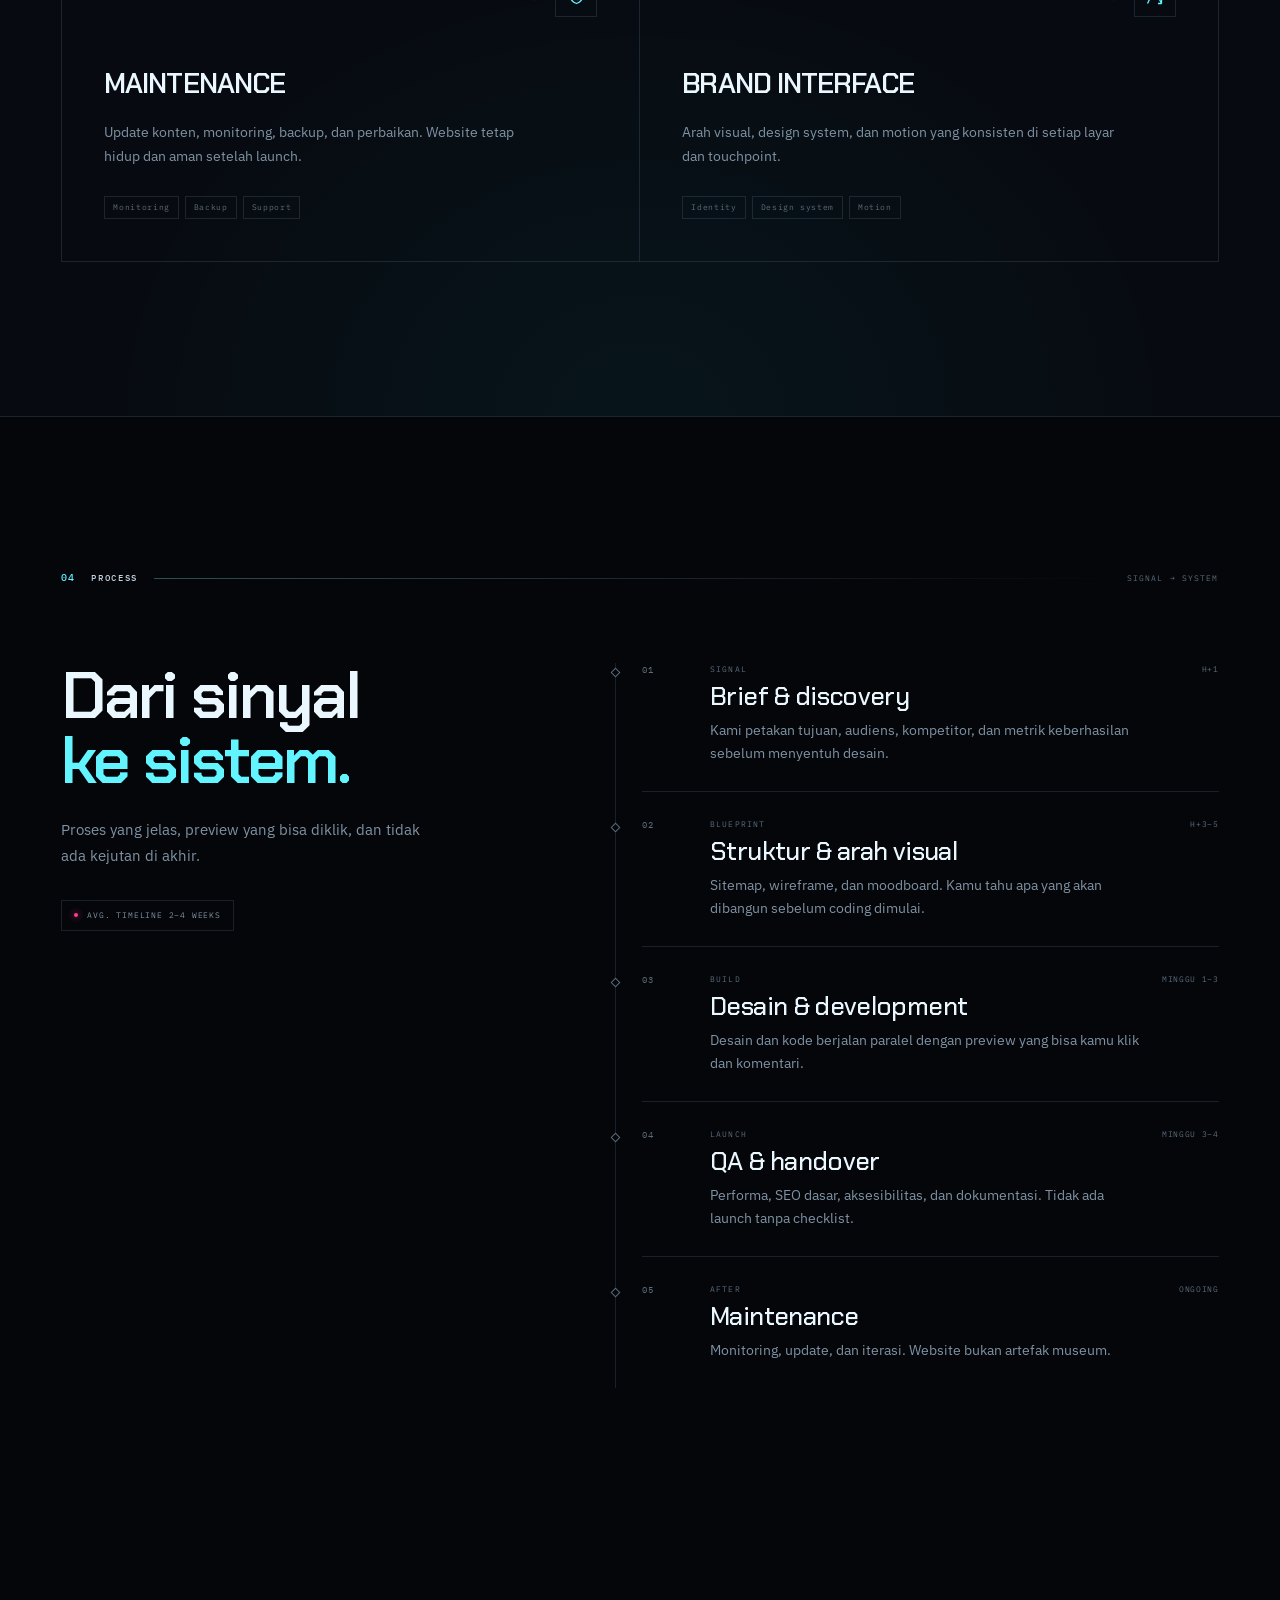
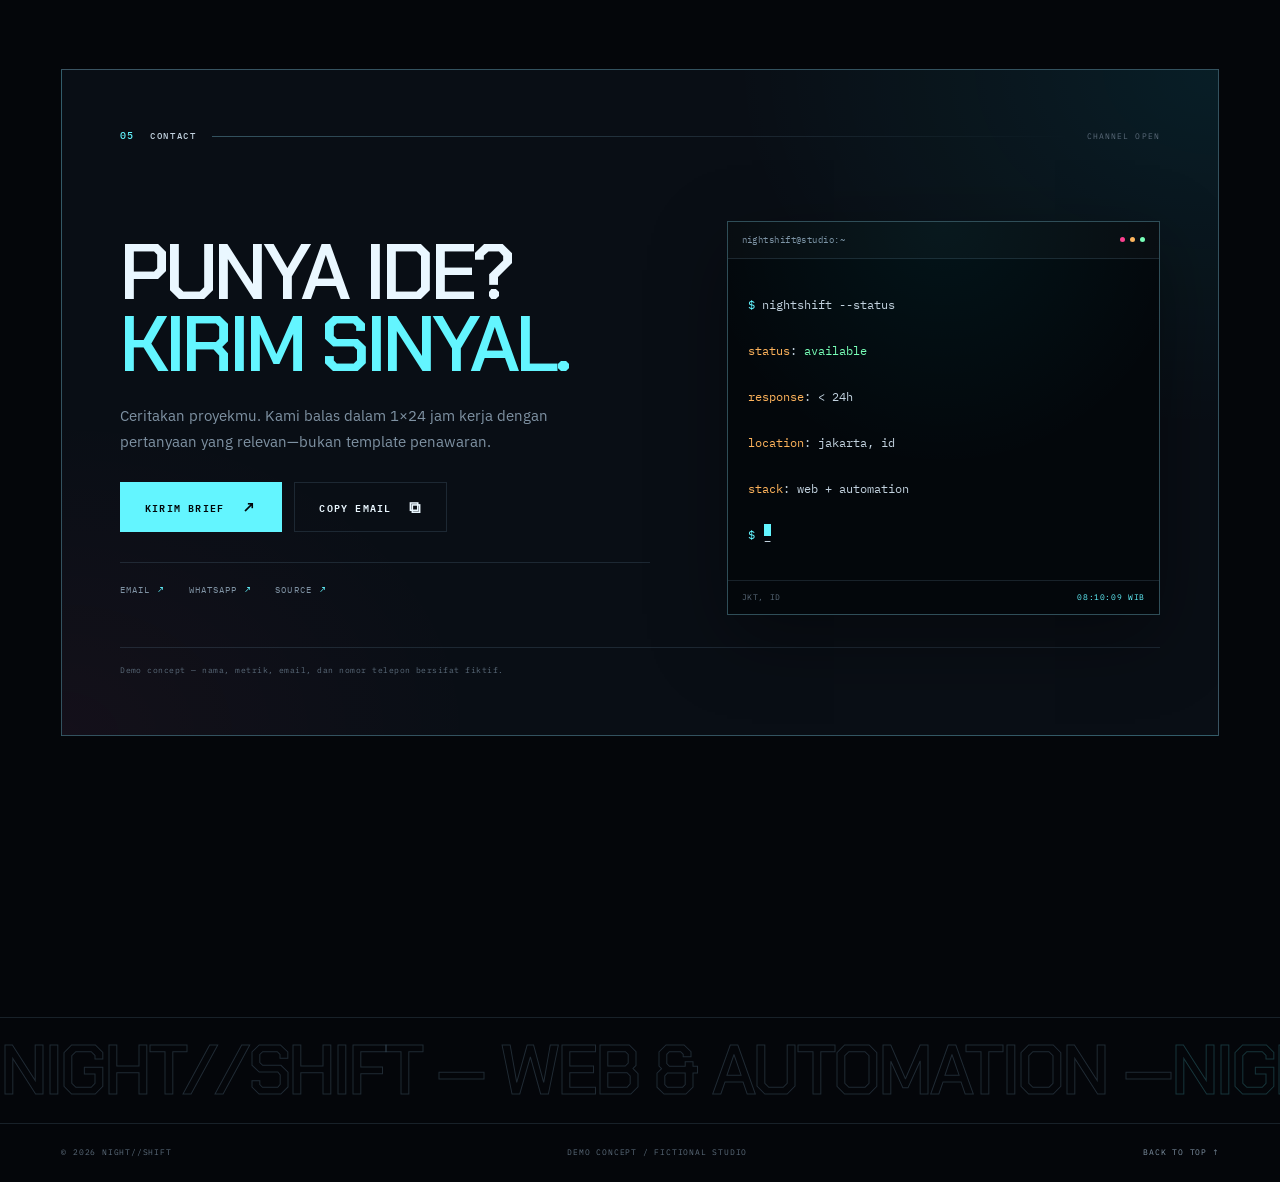
<file: job2-web-landing-maintenance/workspace/demo-portfolio-cyberpunk/index.html>
<!doctype html>
<html lang="id" class="no-js">
<head>
  <meta charset="utf-8">
  <meta name="viewport" content="width=device-width, initial-scale=1">
  <title>NIGHT//SHIFT — Digital Studio</title>
  <meta name="description" content="NIGHT//SHIFT adalah studio digital fiksi yang merancang landing page, company profile, dan sistem otomasi AI untuk brand yang ingin bergerak lebih cepat.">
  <meta name="theme-color" content="#050609">
  <meta property="og:title" content="NIGHT//SHIFT — Digital Studio">
  <meta property="og:description" content="Web yang tidak bisa diabaikan. Landing page, company profile, dan otomasi AI.">
  <meta property="og:type" content="website">
  <link rel="icon" href="assets/favicon.svg" type="image/svg+xml">
  <link rel="preconnect" href="https://fonts.googleapis.com">
  <link rel="preconnect" href="https://fonts.gstatic.com" crossorigin>
  <link href="https://fonts.googleapis.com/css2?family=Chakra+Petch:wght@500;600;700&family=IBM+Plex+Mono:wght@400;500;600&family=IBM+Plex+Sans:wght@400;500;600&display=swap" rel="stylesheet">
  <link rel="stylesheet" href="css/styles.css">
  <script>document.documentElement.classList.remove("no-js");document.documentElement.classList.add("js");</script>
</head>
<body>
  <a class="skip-link" href="#main">Langsung ke konten</a>

  <div class="boot" id="boot" aria-hidden="true">
    <div class="boot-inner">
      <span class="boot-mark">N<span>//</span>S</span>
      <div class="boot-log">
        <span>INITIALIZING INTERFACE...</span>
        <span>LOADING SIGNAL...</span>
        <span>CALIBRATING GRID...</span>
      </div>
      <div class="boot-bar"><span></span></div>
      <span class="boot-status">SYSTEM ONLINE</span>
    </div>
  </div>

  <div class="cursor" id="cursor" aria-hidden="true">
    <div class="cursor-ring" id="cursor-ring">
      <span class="cursor-label">OPEN</span>
    </div>
    <div class="cursor-dot" id="cursor-dot"></div>
  </div>

  <div class="fx-noise" aria-hidden="true"></div>
  <div class="fx-scan" aria-hidden="true"></div>
  <div class="scroll-progress" aria-hidden="true"><span id="scroll-progress"></span></div>

  <header class="site-header" id="site-header">
    <a class="brand" href="#top" aria-label="NIGHT SHIFT — kembali ke atas">
      <span class="brand-mark">N<span>//</span>S</span>
      <span class="brand-meta">DIGITAL STUDIO<br>JKT — ID</span>
    </a>

    <nav class="site-nav" aria-label="Navigasi utama">
      <a href="#work"><span>01</span>Work</a>
      <a href="#services"><span>02</span>Services</a>
      <a href="#process"><span>03</span>Process</a>
      <a href="#contact"><span>04</span>Contact</a>
    </nav>

    <div class="header-actions">
      <span class="status-pill"><i></i>OPEN FOR Q1 2027</span>
      <a class="btn btn--small magnetic" href="#contact"><span>Start a project</span><i>↗</i></a>
      <button class="menu-btn" id="menu-btn" type="button" aria-expanded="false" aria-controls="mobile-menu" aria-label="Buka menu">
        <span></span><span></span>
      </button>
    </div>
  </header>

  <div class="mobile-menu" id="mobile-menu" aria-hidden="true" inert>
    <nav aria-label="Navigasi mobile">
      <a href="#work"><span>01</span>Work</a>
      <a href="#services"><span>02</span>Services</a>
      <a href="#process"><span>03</span>Process</a>
      <a href="#contact"><span>04</span>Contact</a>
    </nav>
    <div class="mobile-menu-foot">
      <span>JAKARTA, ID</span>
      <a href="mailto:hello@nightshift.studio">HELLO@NIGHTSHIFT.STUDIO</a>
    </div>
  </div>

  <main id="main">
    <section class="hero" id="top">
      <div class="hero-grid" aria-hidden="true"></div>
      <div class="hero-horizon" aria-hidden="true"></div>
      <div class="hero-glow" aria-hidden="true"></div>
      <div class="hero-rings" aria-hidden="true"></div>
      <div class="hero-particles" aria-hidden="true">
        <span></span><span></span><span></span><span></span><span></span>
        <span></span><span></span><span></span><span></span><span></span>
      </div>

      <div class="ghost-layer" id="ghost-layer" aria-hidden="true">
        <div class="scan-box" id="scan-box">
          <span class="scan-corner tl"></span><span class="scan-corner tr"></span>
          <span class="scan-corner bl"></span><span class="scan-corner br"></span>
          <span class="scan-label" id="scan-label">SCAN</span>
        </div>
        <div class="ghost-cursor ghost-cursor--cyan" data-ghost="0">
          <svg viewBox="0 0 24 24" fill="none"><path d="M4 3l13 8.5-6.2 1.7L8.2 20z" fill="currentColor" stroke="rgba(4,6,10,.5)" stroke-width="1.2" stroke-linejoin="round"/></svg>
          <span class="ghost-tag">SCAN</span>
        </div>
        <div class="ghost-cursor ghost-cursor--magenta" data-ghost="1">
          <svg viewBox="0 0 24 24" fill="none"><path d="M4 3l13 8.5-6.2 1.7L8.2 20z" fill="currentColor" stroke="rgba(4,6,10,.5)" stroke-width="1.2" stroke-linejoin="round"/></svg>
          <span class="ghost-tag">SELECT</span>
        </div>
        <div class="ghost-cursor ghost-cursor--amber" data-ghost="2">
          <svg viewBox="0 0 24 24" fill="none"><path d="M4 3l13 8.5-6.2 1.7L8.2 20z" fill="currentColor" stroke="rgba(4,6,10,.5)" stroke-width="1.2" stroke-linejoin="round"/></svg>
          <span class="ghost-tag">CLICK</span>
        </div>
      </div>

      <div class="wrap hero-inner">
        <div class="hero-kicker">
          <span class="tag">[ N//S — 001 ]</span>
          <span class="tag">DIGITAL STUDIO</span>
          <span class="tag">EST. 2020</span>
        </div>

        <div class="hero-title-wrap">
          <h1 class="hero-title" aria-label="Web yang tidak bisa diabaikan.">
            <span class="title-line"><span class="title-inner">WEB YANG</span></span>
            <span class="title-line"><span class="title-inner">TIDAK BISA</span></span>
            <span class="title-line title-line--accent"><span class="title-inner" id="hero-scramble">DIABAIKAN.</span></span>
          </h1>

          <div class="hero-orb" aria-hidden="true">
            <svg viewBox="0 0 420 420" role="presentation">
              <defs>
                <path id="orb-path" d="M210,210 m-168,0 a168,168 0 1,1 336,0 a168,168 0 1,1 -336,0"/>
              </defs>
              <circle class="orb-line" cx="210" cy="210" r="196"/>
              <circle class="orb-line orb-line--dash" cx="210" cy="210" r="168"/>
              <circle class="orb-line orb-line--thin" cx="210" cy="210" r="104"/>
              <g class="orb-copy">
                <text class="orb-text"><textPath href="#orb-path" startOffset="0%">NIGHT//SHIFT — DIGITAL STUDIO — OPEN FOR PROJECTS — </textPath></text>
              </g>
              <path class="orb-cross" d="M210 8v34M210 378v34M8 210h34M378 210h34"/>
              <circle class="orb-core" cx="210" cy="210" r="5"/>
              <text class="orb-mark" x="210" y="229" text-anchor="middle">N//S</text>
            </svg>
          </div>
        </div>

        <div class="hero-lower">
          <div class="hero-copy">
            <p>Kami merancang landing page, company profile, dan sistem otomasi AI untuk brand yang ingin bergerak lebih cepat dari zamannya.</p>
            <div class="hero-actions">
              <a class="btn btn--primary magnetic" href="#contact"><span>Mulai proyek</span><i>↗</i></a>
              <a class="btn btn--ghost magnetic" href="#work"><span>Lihat karya</span><i>↓</i></a>
            </div>
          </div>

          <dl class="hero-stats">
            <div><dt>Proyek</dt><dd><span class="count" data-count="40">40</span>+</dd></div>
            <div><dt>Pengalaman</dt><dd><span class="count" data-count="6">6</span>+ thn</dd></div>
            <div><dt>Respons</dt><dd>&lt;24<span>j</span></dd></div>
          </dl>
        </div>

        <div class="hero-foot">
          <span class="mono">LAT -6.2088 / LON 106.8456</span>
          <span class="mono">SIGNAL <b>98.2%</b></span>
          <a class="scroll-cue" href="#studio"><span>SCROLL TO EXPLORE</span><i></i></a>
        </div>
      </div>
    </section>

    <div class="ticker" aria-hidden="true">
      <div class="ticker-track">
        <span>WEB EXPERIENCE <b>✦</b> AI AUTOMATION <b>✦</b> LANDING PAGE <b>✦</b> MAINTENANCE <b>✦</b> BRAND INTERFACE <b>✦</b></span>
        <span>WEB EXPERIENCE <b>✦</b> AI AUTOMATION <b>✦</b> LANDING PAGE <b>✦</b> MAINTENANCE <b>✦</b> BRAND INTERFACE <b>✦</b></span>
      </div>
    </div>

    <section class="section manifesto" id="studio">
      <div class="wrap">
        <div class="section-head reveal">
          <span class="section-index">01</span>
          <span class="section-label">MANIFESTO</span>
          <span class="section-line"></span>
          <span class="section-meta">N//S — CORE</span>
        </div>

        <div class="manifesto-grid">
          <div class="manifesto-main">
            <h2 class="section-title reveal">Bukan sekadar <em>tampilan.</em></h2>
            <p class="manifesto-copy" data-words>Web bukan brosur digital. Ia adalah ruang, ritme, dan sinyal. Kami membangun pengalaman yang membuat orang berhenti, merasa, lalu bertindak.</p>
            <p class="manifesto-sub reveal">Dari landing page sampai otomasi AI, setiap detail punya alasan. Tidak ada animasi yang sekadar menghias.</p>
          </div>

          <aside class="spec-panel reveal" aria-label="Spesifikasi studio">
            <div class="panel-head"><span>SYSTEM SPEC</span><span>v.2026</span></div>
            <dl>
              <div><dt>FOCUS</dt><dd>Web &amp; Automation</dd></div>
              <div><dt>BASE</dt><dd>Jakarta, ID</dd></div>
              <div><dt>MODE</dt><dd>Remote / Worldwide</dd></div>
              <div><dt>STACK</dt><dd>HTML / CSS / JS · n8n · OpenAI</dd></div>
              <div><dt>STATUS</dt><dd><span class="ok">OPEN</span> — Q1 2027</dd></div>
            </dl>
            <div class="spec-bars" aria-hidden="true"><span></span><span></span><span></span><span></span><span></span><span></span><span></span><span></span><span></span><span></span><span></span><span></span></div>
          </aside>
        </div>
      </div>
    </section>

    <section class="section work" id="work">
      <div class="wrap">
        <div class="section-head reveal">
          <span class="section-index">02</span>
          <span class="section-label">SELECTED WORK</span>
          <span class="section-line"></span>
          <span class="section-meta">03 FILES</span>
        </div>

        <div class="work-intro">
          <h2 class="section-title section-title--xl reveal">Karya yang<br><em>meninggalkan</em><br>jejak.</h2>
          <div class="work-note reveal">
            <p>Tiga studi kasus fiktif untuk menunjukkan cara kami berpikir, mendesain, dan membangun.</p>
            <span class="mono">SCROLL TO OPEN FILES ↓</span>
          </div>
        </div>

        <div class="project-stack">
          <article class="project-card" data-project="hypermart">
            <div class="project-visual project-visual--hypermart" aria-hidden="true">
              <span class="pv-index">01</span>
              <span class="pv-word">HYPE</span>
              <span class="pv-tag">DROP 004 // SOLD OUT</span>
              <span class="pv-cross pv-cross--tl"></span>
              <span class="pv-cross pv-cross--br"></span>
            </div>
            <div class="project-body">
              <div class="project-top"><span class="mono">01 / E-COMMERCE</span><span class="mono">2026</span></div>
              <h3>HYPERMART</h3>
              <p>Platform drop streetwear dengan katalog cepat, countdown rilis, dan checkout yang tidak bikin pembeli kabur.</p>
              <ul class="project-tags"><li>Art direction</li><li>E-commerce</li><li>Next.js</li></ul>
              <div class="project-metrics">
                <div><strong>+38%</strong><span>conversion</span></div>
                <div><strong>120+</strong><span>SKU aktif</span></div>
                <div><strong>2.4s</strong><span>LCP</span></div>
              </div>
              <button class="project-link" type="button" data-open-project="hypermart" aria-haspopup="dialog">OPEN CASE FILE <span>↗</span></button>
            </div>
          </article>

          <article class="project-card project-card--reverse" data-project="aegis">
            <div class="project-visual project-visual--aegis" aria-hidden="true">
              <span class="pv-index">02</span>
              <span class="pv-word">AEGIS</span>
              <span class="pv-tag">84% AUTO-RESOLVED</span>
              <span class="pv-cross pv-cross--tl"></span>
              <span class="pv-cross pv-cross--br"></span>
            </div>
            <div class="project-body">
              <div class="project-top"><span class="mono">02 / AI AUTOMATION</span><span class="mono">2026</span></div>
              <h3>AEGIS</h3>
              <p>Asisten AI customer service yang menyaring pertanyaan berulang, mengambil data pesanan, dan meneruskan sisanya ke manusia.</p>
              <ul class="project-tags"><li>AI workflow</li><li>n8n</li><li>WhatsApp</li></ul>
              <div class="project-metrics">
                <div><strong>-72%</strong><span>response time</span></div>
                <div><strong>84%</strong><span>auto-resolved</span></div>
                <div><strong>24/7</strong><span>coverage</span></div>
              </div>
              <button class="project-link" type="button" data-open-project="aegis" aria-haspopup="dialog">OPEN CASE FILE <span>↗</span></button>
            </div>
          </article>

          <article class="project-card" data-project="voidhotel">
            <div class="project-visual project-visual--void" aria-hidden="true">
              <span class="pv-index">03</span>
              <span class="pv-word">VOID</span>
              <span class="pv-tag">CHECK-IN 00:00</span>
              <span class="pv-cross pv-cross--tl"></span>
              <span class="pv-cross pv-cross--br"></span>
            </div>
            <div class="project-body">
              <div class="project-top"><span class="mono">03 / HOSPITALITY</span><span class="mono">2025</span></div>
              <h3>VOID HOTEL</h3>
              <p>Website booking langsung untuk hotel butik: kamar terasa nyata sebelum check-in, tanpa potongan marketplace.</p>
              <ul class="project-tags"><li>Hospitality</li><li>Booking</li><li>CMS</li></ul>
              <div class="project-metrics">
                <div><strong>+54%</strong><span>direct booking</span></div>
                <div><strong>-31%</strong><span>bounce rate</span></div>
                <div><strong>4.8/5</strong><span>guest rating</span></div>
              </div>
              <button class="project-link" type="button" data-open-project="voidhotel" aria-haspopup="dialog">OPEN CASE FILE <span>↗</span></button>
            </div>
          </article>
        </div>
      </div>
    </section>

    <section class="section services" id="services">
      <div class="wrap">
        <div class="section-head reveal">
          <span class="section-index">03</span>
          <span class="section-label">CAPABILITIES</span>
          <span class="section-line"></span>
          <span class="section-meta">04 MODULES</span>
        </div>

        <div class="services-intro">
          <h2 class="section-title reveal">Yang bisa<br><em>kami bangun.</em></h2>
          <p class="section-note reveal">Bukan daftar jasa yang panjang. Empat hal yang kami kerjakan dengan serius, dari strategi sampai setelah launch.</p>
        </div>

        <div class="service-grid">
          <article class="service-card reveal" data-service>
            <div class="service-head"><span class="service-no">01</span><span class="service-icon"><svg viewBox="0 0 24 24" fill="none" stroke="currentColor" stroke-width="1.5" aria-hidden="true"><rect x="3" y="4" width="18" height="14" rx="1.5"/><path d="M3 8h18M7 12l2 2-2 2M12 16h5"/></svg></span><span class="service-arrow">↗</span></div>
            <h3>WEB EXPERIENCE</h3>
            <p>Landing page, company profile, katalog, dan e-commerce yang cepat, responsif, dan tidak terasa seperti template.</p>
            <ul class="service-tags"><li>Design</li><li>Frontend</li><li>CMS</li></ul>
          </article>

          <article class="service-card reveal" data-service style="--delay:.08s">
            <div class="service-head"><span class="service-no">02</span><span class="service-icon"><svg viewBox="0 0 24 24" fill="none" stroke="currentColor" stroke-width="1.5" aria-hidden="true"><circle cx="5" cy="12" r="2"/><circle cx="19" cy="6" r="2"/><circle cx="19" cy="18" r="2"/><path d="M7 11l10-4M7 13l10 4M19 8v8"/></svg></span><span class="service-arrow">↗</span></div>
            <h3>AI AUTOMATION</h3>
            <p>Lead capture, follow-up, integrasi Sheets/CRM, dan asisten AI yang mengurangi kerja repetitif tim kamu.</p>
            <ul class="service-tags"><li>n8n</li><li>OpenAI</li><li>Integrasi</li></ul>
          </article>

          <article class="service-card reveal" data-service style="--delay:.16s">
            <div class="service-head"><span class="service-no">03</span><span class="service-icon"><svg viewBox="0 0 24 24" fill="none" stroke="currentColor" stroke-width="1.5" aria-hidden="true"><path d="M12 3l7 3v5c0 4.5-3 7.5-7 9-4-1.5-7-4.5-7-9V6z"/><path d="M8 12h2l1.5-3 2 6 1.5-3h3"/></svg></span><span class="service-arrow">↗</span></div>
            <h3>MAINTENANCE</h3>
            <p>Update konten, monitoring, backup, dan perbaikan. Website tetap hidup dan aman setelah launch.</p>
            <ul class="service-tags"><li>Monitoring</li><li>Backup</li><li>Support</li></ul>
          </article>

          <article class="service-card reveal" data-service style="--delay:.24s">
            <div class="service-head"><span class="service-no">04</span><span class="service-icon"><svg viewBox="0 0 24 24" fill="none" stroke="currentColor" stroke-width="1.5" aria-hidden="true"><path d="M4 20L12 4l8 16M7 14h10"/><path d="M4 4h4M4 4v4M20 20h-4M20 20v-4"/></svg></span><span class="service-arrow">↗</span></div>
            <h3>BRAND INTERFACE</h3>
            <p>Arah visual, design system, dan motion yang konsisten di setiap layar dan touchpoint.</p>
            <ul class="service-tags"><li>Identity</li><li>Design system</li><li>Motion</li></ul>
          </article>
        </div>
      </div>
    </section>

    <section class="section process" id="process">
      <div class="wrap">
        <div class="section-head reveal">
          <span class="section-index">04</span>
          <span class="section-label">PROCESS</span>
          <span class="section-line"></span>
          <span class="section-meta">SIGNAL → SYSTEM</span>
        </div>

        <div class="process-grid">
          <div class="process-sticky">
            <h2 class="section-title reveal">Dari sinyal<br><em>ke sistem.</em></h2>
            <p class="section-note reveal">Proses yang jelas, preview yang bisa diklik, dan tidak ada kejutan di akhir.</p>
            <span class="process-chip reveal"><i></i>AVG. TIMELINE 2–4 WEEKS</span>
          </div>

          <ol class="process-list" id="process-list">
            <span class="process-fill" id="process-fill" aria-hidden="true"></span>
            <li class="process-step">
              <span class="step-no">01</span>
              <div class="step-body"><span class="step-phase">SIGNAL</span><h3>Brief &amp; discovery</h3><p>Kami petakan tujuan, audiens, kompetitor, dan metrik keberhasilan sebelum menyentuh desain.</p></div>
              <span class="step-time">H+1</span>
            </li>
            <li class="process-step">
              <span class="step-no">02</span>
              <div class="step-body"><span class="step-phase">BLUEPRINT</span><h3>Struktur &amp; arah visual</h3><p>Sitemap, wireframe, dan moodboard. Kamu tahu apa yang akan dibangun sebelum coding dimulai.</p></div>
              <span class="step-time">H+3–5</span>
            </li>
            <li class="process-step">
              <span class="step-no">03</span>
              <div class="step-body"><span class="step-phase">BUILD</span><h3>Desain &amp; development</h3><p>Desain dan kode berjalan paralel dengan preview yang bisa kamu klik dan komentari.</p></div>
              <span class="step-time">MINGGU 1–3</span>
            </li>
            <li class="process-step">
              <span class="step-no">04</span>
              <div class="step-body"><span class="step-phase">LAUNCH</span><h3>QA &amp; handover</h3><p>Performa, SEO dasar, aksesibilitas, dan dokumentasi. Tidak ada launch tanpa checklist.</p></div>
              <span class="step-time">MINGGU 3–4</span>
            </li>
            <li class="process-step">
              <span class="step-no">05</span>
              <div class="step-body"><span class="step-phase">AFTER</span><h3>Maintenance</h3><p>Monitoring, update, dan iterasi. Website bukan artefak museum.</p></div>
              <span class="step-time">ONGOING</span>
            </li>
          </ol>
        </div>
      </div>
    </section>

    <section class="section contact" id="contact">
      <div class="wrap">
        <div class="contact-panel">
          <div class="section-head reveal">
            <span class="section-index">05</span>
            <span class="section-label">CONTACT</span>
            <span class="section-line"></span>
            <span class="section-meta">CHANNEL OPEN</span>
          </div>

          <div class="contact-grid">
            <div class="contact-main">
              <h2 class="contact-title reveal">PUNYA IDE?<br><em>KIRIM SINYAL.</em></h2>
              <p class="contact-copy reveal">Ceritakan proyekmu. Kami balas dalam 1×24 jam kerja dengan pertanyaan yang relevan—bukan template penawaran.</p>
              <div class="contact-actions reveal">
                <a class="btn btn--primary magnetic" href="mailto:hello@nightshift.studio"><span>Kirim brief</span><i>↗</i></a>
                <button class="btn btn--ghost" id="copy-email" type="button" data-email="hello@nightshift.studio"><span>Copy email</span><i>⧉</i></button>
              </div>
              <div class="contact-links reveal">
                <a href="mailto:hello@nightshift.studio">EMAIL <span>↗</span></a>
                <a href="https://wa.me/6281234567890" target="_blank" rel="noopener">WHATSAPP <span>↗</span></a>
                <a href="https://github.com/zhahenza44/otomasi-web" target="_blank" rel="noopener">SOURCE <span>↗</span></a>
              </div>
            </div>

            <div class="terminal reveal" aria-label="Status studio">
              <div class="terminal-bar"><span class="terminal-path">nightshift@studio:~</span><span class="terminal-dots"><i></i><i></i><i></i></span></div>
              <pre class="terminal-body" id="terminal-body"><span class="t-line"><span class="t-prompt">$</span> nightshift --status</span>
<span class="t-line"><span class="t-key">status</span>: <span class="t-ok">available</span></span>
<span class="t-line"><span class="t-key">response</span>: &lt; 24h</span>
<span class="t-line"><span class="t-key">location</span>: jakarta, id</span>
<span class="t-line"><span class="t-key">stack</span>: web + automation</span>
<span class="t-line"><span class="t-prompt">$</span> <span class="t-cursor">_</span></span></pre>
              <div class="terminal-foot"><span>JKT, ID</span><span id="clock">--:--:--</span></div>
            </div>
          </div>

          <p class="demo-note">Demo concept — nama, metrik, email, dan nomor telepon bersifat fiktif.</p>
        </div>
      </div>
    </section>
  </main>

  <footer class="site-footer">
    <div class="footer-marquee" aria-hidden="true">
      <div><span>NIGHT//SHIFT — WEB &amp; AUTOMATION — </span><span>NIGHT//SHIFT — WEB &amp; AUTOMATION — </span></div>
    </div>
    <div class="wrap footer-bottom">
      <span>© <span data-year>2026</span> NIGHT//SHIFT</span>
      <span>DEMO CONCEPT / FICTIONAL STUDIO</span>
      <a href="#top">BACK TO TOP ↑</a>
    </div>
  </footer>

  <dialog class="project-dialog" id="project-dialog" aria-label="Detail studi kasus">
    <div class="dialog-shell">
      <button class="dialog-close" id="dialog-close" type="button" aria-label="Tutup case file">CLOSE ×</button>
      <div id="dialog-content"></div>
    </div>
  </dialog>

  <div class="toast" id="toast" role="status" aria-live="polite"></div>

  <script src="js/main.js" defer></script>
</body>
</html>
</file>
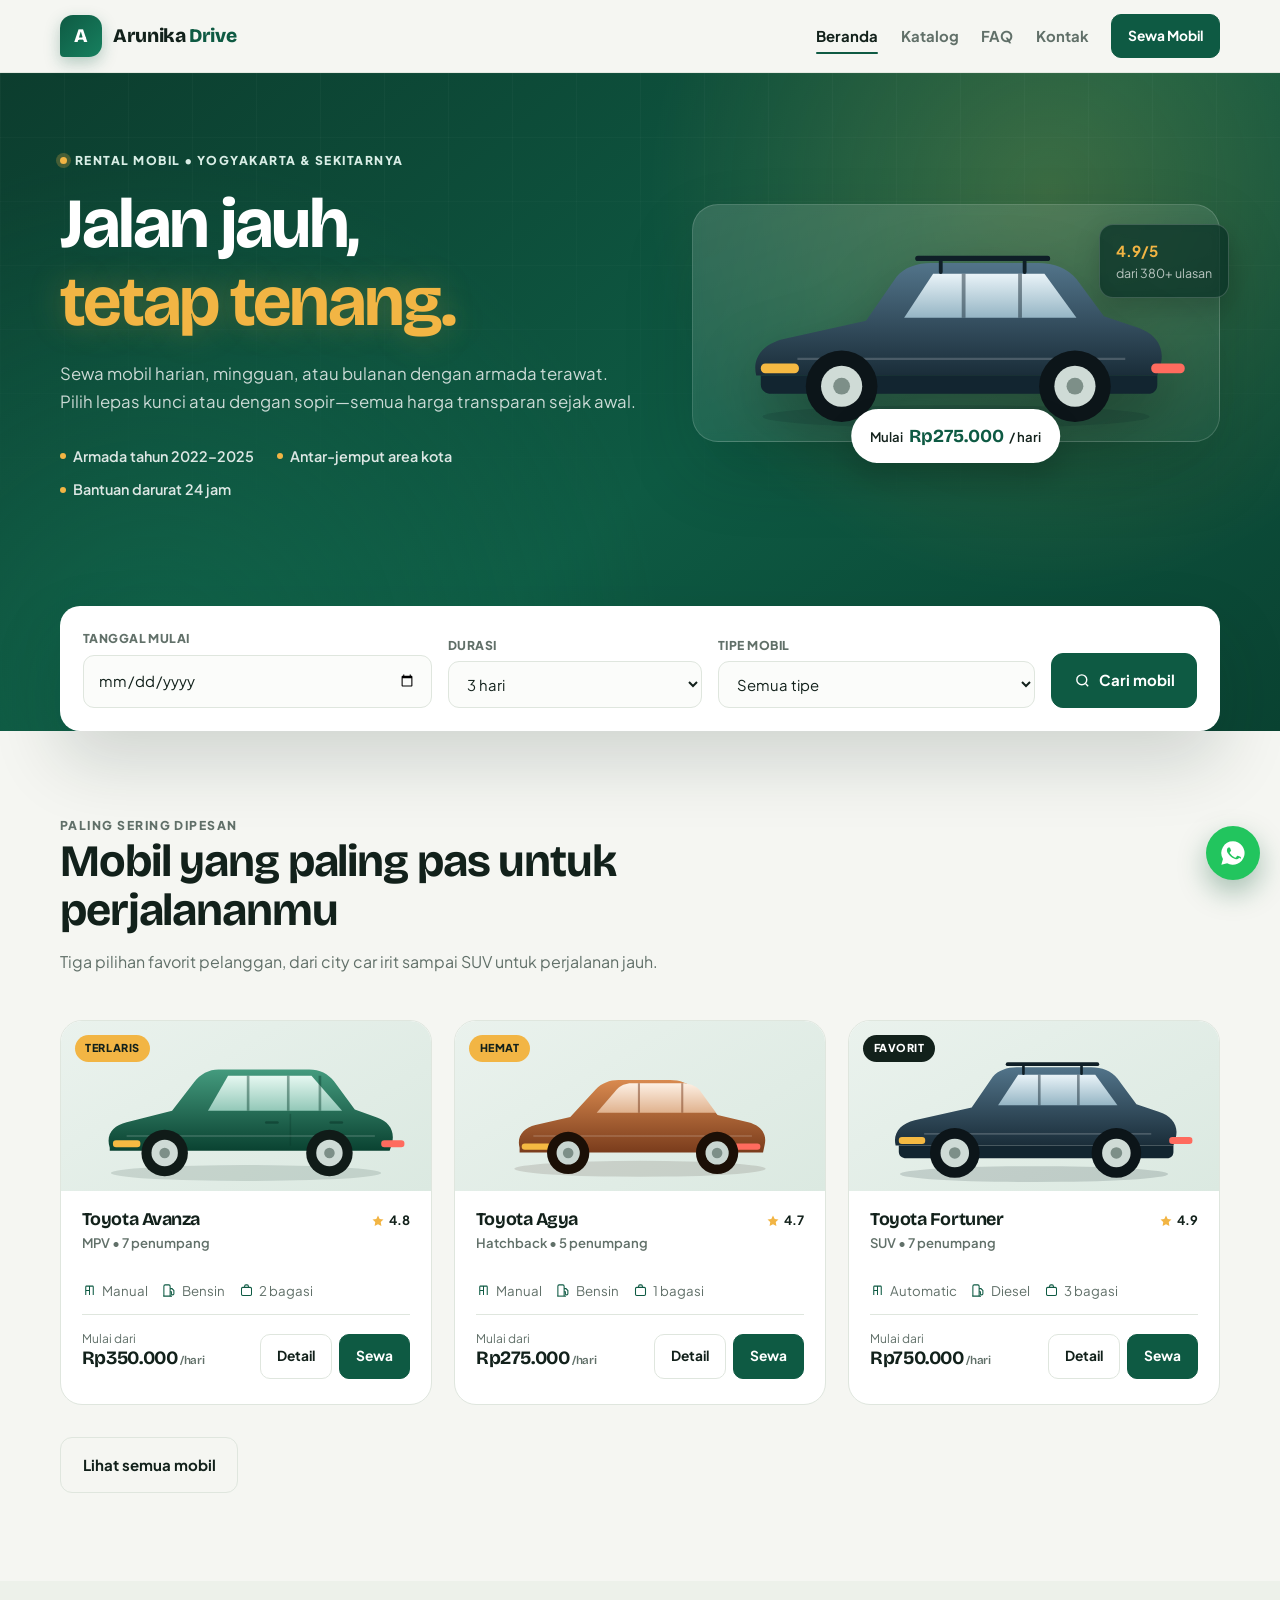
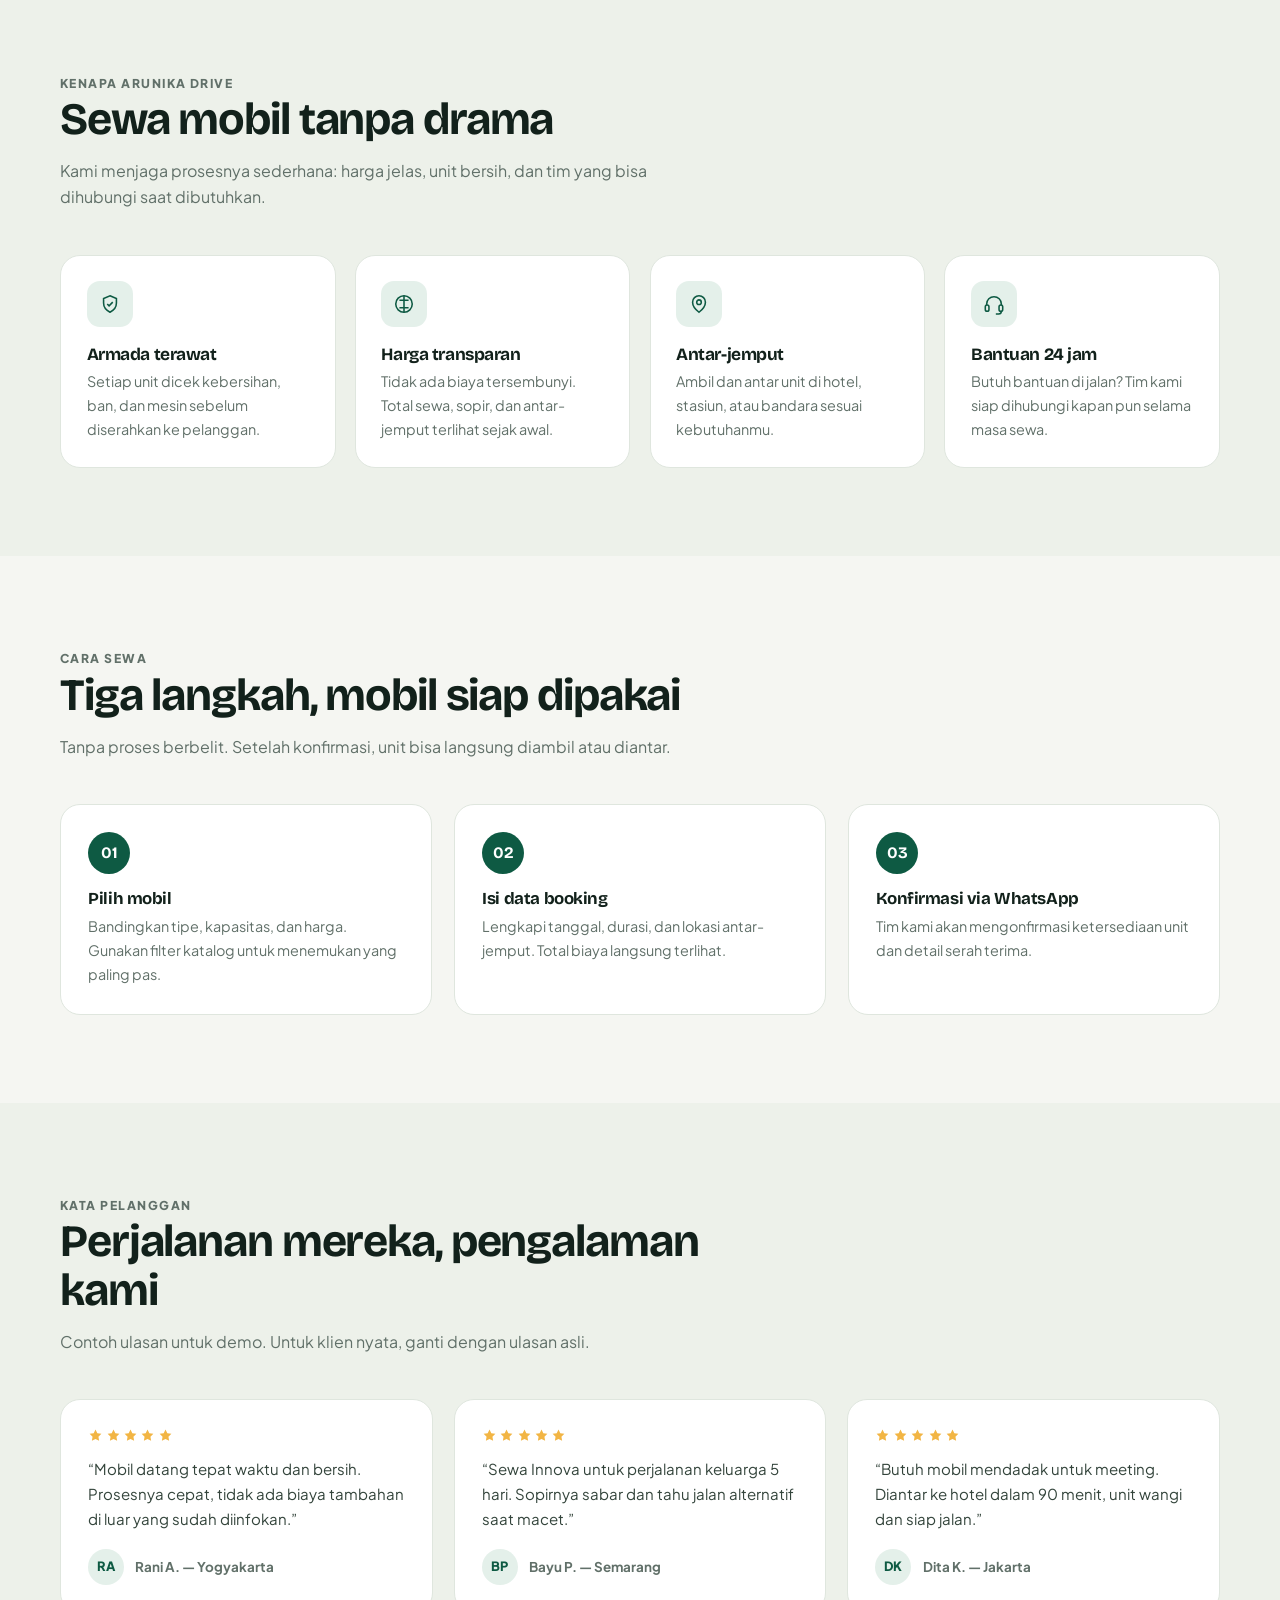
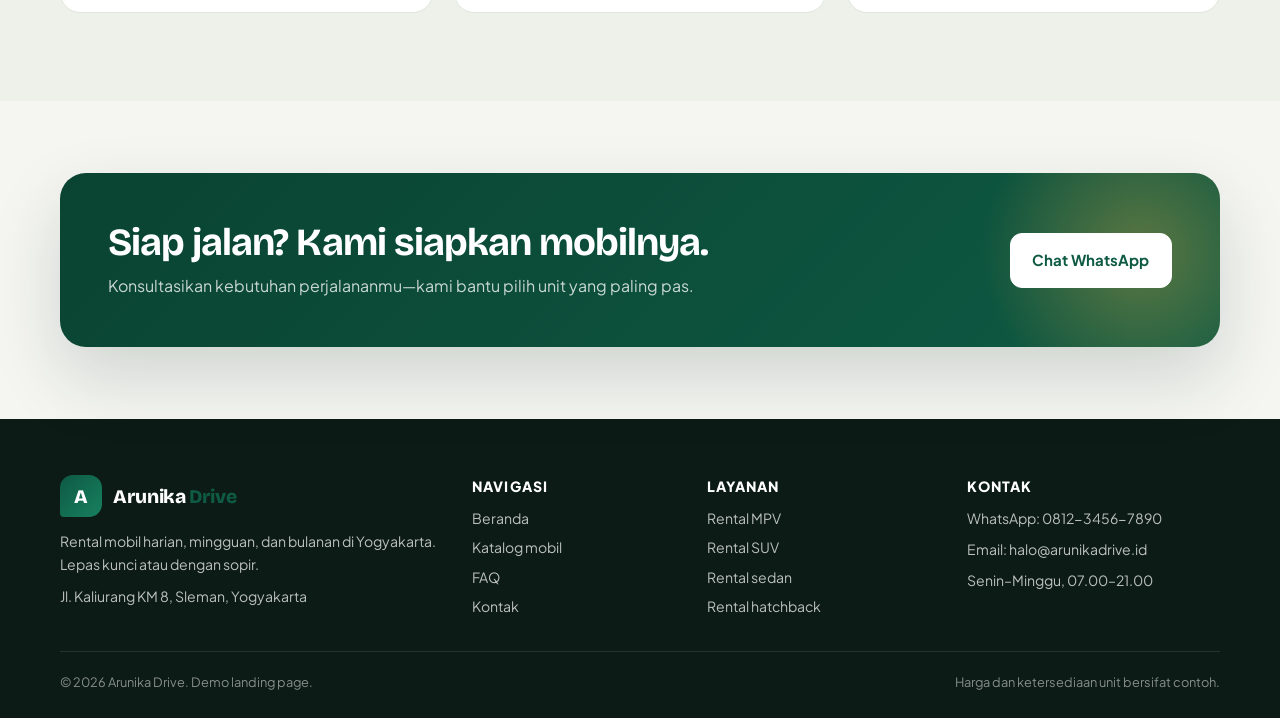
<file: job2-web-landing-maintenance/workspace/demo-rental-mobil-multipage/index.html>
<!DOCTYPE html>
<html lang="id">
<head>
  <meta charset="UTF-8">
  <meta name="viewport" content="width=device-width, initial-scale=1.0">
  <title>Arunika Drive — Rental Mobil Yogyakarta, Lepas Kunci & Dengan Sopir</title>
  <meta name="description" content="Rental mobil harian, mingguan, dan bulanan di Yogyakarta. Armada terawat, harga transparan, antar-jemput, dan opsi lepas kunci atau dengan sopir.">
  <meta property="og:title" content="Arunika Drive — Rental Mobil Yogyakarta">
  <meta property="og:description" content="Jalan jauh, tetap tenang. Sewa mobil lepas kunci atau dengan sopir, mulai Rp275.000 per hari.">
  <meta property="og:type" content="website">
  <link rel="icon" href="assets/favicon.svg" type="image/svg+xml">
  <link rel="preconnect" href="https://fonts.googleapis.com">
  <link rel="preconnect" href="https://fonts.gstatic.com" crossorigin>
  <link href="https://fonts.googleapis.com/css2?family=Bricolage+Grotesque:opsz,wght@12..96,500;12..96,600;12..96,700;12..96,800&family=Plus+Jakarta+Sans:wght@400;500;600;700;800&display=swap" rel="stylesheet">
  <link rel="stylesheet" href="css/styles.css">
  <script>document.documentElement.classList.add('js');</script>
  <script type="application/ld+json">
  {
    "@context": "https://schema.org",
    "@type": "AutoRental",
    "name": "Arunika Drive",
    "description": "Rental mobil harian, mingguan, dan bulanan di Yogyakarta dengan opsi lepas kunci atau sopir.",
    "areaServed": "Yogyakarta dan sekitarnya",
    "priceRange": "Rp275.000 - Rp800.000 per hari",
    "telephone": "+62-812-3456-7890",
    "url": "https://arunikadrive.example"
  }
  </script>
</head>
<body data-page="home">
  <a class="skip-link" href="#konten">Lewati ke konten</a>

  <header class="site-header">
    <div class="container nav">
      <a class="brand" href="index.html" aria-label="Arunika Drive">
        <span class="brand-mark">A</span>
        <span class="brand-name">Arunika <span>Drive</span></span>
      </a>
      <button class="menu-toggle" aria-expanded="false" aria-controls="nav-menu" aria-label="Buka menu">
        <span></span><span></span><span></span>
      </button>
      <nav id="nav-menu" class="nav-menu" aria-label="Navigasi utama">
        <a href="index.html" data-nav="home">Beranda</a>
        <a href="katalog.html" data-nav="katalog">Katalog</a>
        <a href="faq.html" data-nav="faq">FAQ</a>
        <a href="kontak.html" data-nav="kontak">Kontak</a>
        <a class="btn btn-sm" href="katalog.html">Sewa Mobil</a>
      </nav>
    </div>
  </header>

  <main id="konten">
    <section class="hero">
      <div class="container hero-grid">
        <div class="hero-copy reveal">
          <p class="eyebrow"><span class="dot"></span> Rental mobil • Yogyakarta &amp; sekitarnya</p>
          <h1>Jalan jauh,<br><em>tetap tenang.</em></h1>
          <p class="lead">Sewa mobil harian, mingguan, atau bulanan dengan armada terawat. Pilih lepas kunci atau dengan sopir—semua harga transparan sejak awal.</p>
          <ul class="hero-points">
            <li>Armada tahun 2022–2025</li>
            <li>Antar-jemput area kota</li>
            <li>Bantuan darurat 24 jam</li>
          </ul>
        </div>
        <div class="hero-visual reveal">
          <div class="hero-card">
            <div class="hero-float">
              <strong>4.9/5</strong>
              <span>dari 380+ ulasan</span>
            </div>
            <img src="assets/car-suv.svg" alt="Ilustrasi SUV Arunika Drive">
            <div class="hero-price">Mulai <strong>Rp275.000</strong> / hari</div>
          </div>
        </div>
      </div>

      <div class="container">
        <form class="search-card" id="search-form" aria-label="Cari mobil">
          <div class="field">
            <label for="start-date">Tanggal mulai</label>
            <input class="input" type="date" id="start-date" name="start">
          </div>
          <div class="field">
            <label for="duration">Durasi</label>
            <select class="select" id="duration" name="days">
              <option value="1">1 hari</option>
              <option value="2">2 hari</option>
              <option value="3" selected>3 hari</option>
              <option value="4">4 hari</option>
              <option value="5">5 hari</option>
              <option value="7">7 hari</option>
              <option value="10">10 hari</option>
              <option value="14">14 hari</option>
            </select>
          </div>
          <div class="field">
            <label for="car-type">Tipe mobil</label>
            <select class="select" id="car-type" name="type">
              <option value="">Semua tipe</option>
              <option value="mpv">MPV</option>
              <option value="suv">SUV</option>
              <option value="sedan">Sedan</option>
              <option value="hatchback">Hatchback</option>
            </select>
          </div>
          <button class="btn" type="submit">
            <svg width="17" height="17" viewBox="0 0 24 24" fill="none" stroke="currentColor" stroke-width="2" aria-hidden="true"><circle cx="11" cy="11" r="7"/><path d="M20 20l-3.5-3.5"/></svg>
            Cari mobil
          </button>
        </form>
      </div>
    </section>

    <section class="section">
      <div class="container">
        <div class="section-head reveal">
          <p class="eyebrow">Paling sering dipesan</p>
          <h2>Mobil yang paling pas untuk perjalananmu</h2>
          <p>Tiga pilihan favorit pelanggan, dari city car irit sampai SUV untuk perjalanan jauh.</p>
        </div>
        <div class="cars-grid" id="featured-grid"></div>
        <p style="margin: 2rem 0 0;"><a class="btn btn-ghost" href="katalog.html">Lihat semua mobil</a></p>
      </div>
    </section>

    <section class="section section-alt">
      <div class="container">
        <div class="section-head reveal">
          <p class="eyebrow">Kenapa Arunika Drive</p>
          <h2>Sewa mobil tanpa drama</h2>
          <p>Kami menjaga prosesnya sederhana: harga jelas, unit bersih, dan tim yang bisa dihubungi saat dibutuhkan.</p>
        </div>
        <div class="feature-grid">
          <article class="feature-card reveal">
            <div class="feature-icon">
              <svg viewBox="0 0 24 24" aria-hidden="true"><path d="M12 3l7 3v5c0 4.5-3 8-7 10-4-2-7-5.5-7-10V6z"/><path d="M9 12l2 2 4-4"/></svg>
            </div>
            <h3>Armada terawat</h3>
            <p>Setiap unit dicek kebersihan, ban, dan mesin sebelum diserahkan ke pelanggan.</p>
          </article>
          <article class="feature-card reveal">
            <div class="feature-icon">
              <svg viewBox="0 0 24 24" aria-hidden="true"><path d="M12 3v18M7 8h10M7 16h10"/><circle cx="12" cy="12" r="9"/></svg>
            </div>
            <h3>Harga transparan</h3>
            <p>Tidak ada biaya tersembunyi. Total sewa, sopir, dan antar-jemput terlihat sejak awal.</p>
          </article>
          <article class="feature-card reveal">
            <div class="feature-icon">
              <svg viewBox="0 0 24 24" aria-hidden="true"><path d="M12 21s7-5.5 7-11a7 7 0 1 0-14 0c0 5.5 7 11 7 11z"/><circle cx="12" cy="10" r="2.5"/></svg>
            </div>
            <h3>Antar-jemput</h3>
            <p>Ambil dan antar unit di hotel, stasiun, atau bandara sesuai kebutuhanmu.</p>
          </article>
          <article class="feature-card reveal">
            <div class="feature-icon">
              <svg viewBox="0 0 24 24" aria-hidden="true"><path d="M4 13v-1a8 8 0 0 1 16 0v1"/><rect x="2.5" y="13" width="4" height="7" rx="2"/><rect x="17.5" y="13" width="4" height="7" rx="2"/><path d="M20 20a3 3 0 0 1-3 3h-3"/></svg>
            </div>
            <h3>Bantuan 24 jam</h3>
            <p>Butuh bantuan di jalan? Tim kami siap dihubungi kapan pun selama masa sewa.</p>
          </article>
        </div>
      </div>
    </section>

    <section class="section">
      <div class="container">
        <div class="section-head reveal">
          <p class="eyebrow">Cara sewa</p>
          <h2>Tiga langkah, mobil siap dipakai</h2>
          <p>Tanpa proses berbelit. Setelah konfirmasi, unit bisa langsung diambil atau diantar.</p>
        </div>
        <div class="steps">
          <article class="step reveal">
            <span class="step-num">01</span>
            <h3>Pilih mobil</h3>
            <p>Bandingkan tipe, kapasitas, dan harga. Gunakan filter katalog untuk menemukan yang paling pas.</p>
          </article>
          <article class="step reveal">
            <span class="step-num">02</span>
            <h3>Isi data booking</h3>
            <p>Lengkapi tanggal, durasi, dan lokasi antar-jemput. Total biaya langsung terlihat.</p>
          </article>
          <article class="step reveal">
            <span class="step-num">03</span>
            <h3>Konfirmasi via WhatsApp</h3>
            <p>Tim kami akan mengonfirmasi ketersediaan unit dan detail serah terima.</p>
          </article>
        </div>
      </div>
    </section>

    <section class="section section-alt">
      <div class="container">
        <div class="section-head reveal">
          <p class="eyebrow">Kata pelanggan</p>
          <h2>Perjalanan mereka, pengalaman kami</h2>
          <p>Contoh ulasan untuk demo. Untuk klien nyata, ganti dengan ulasan asli.</p>
        </div>
        <div class="testimonial-grid">
          <blockquote class="quote reveal">
            <div class="quote-stars" aria-label="5 dari 5 bintang">
              <svg viewBox="0 0 24 24" aria-hidden="true"><path d="M12 2.5l2.9 5.9 6.5.9-4.7 4.6 1.1 6.5-5.8-3-5.8 3 1.1-6.5L2.6 9.3l6.5-.9z"/></svg>
              <svg viewBox="0 0 24 24" aria-hidden="true"><path d="M12 2.5l2.9 5.9 6.5.9-4.7 4.6 1.1 6.5-5.8-3-5.8 3 1.1-6.5L2.6 9.3l6.5-.9z"/></svg>
              <svg viewBox="0 0 24 24" aria-hidden="true"><path d="M12 2.5l2.9 5.9 6.5.9-4.7 4.6 1.1 6.5-5.8-3-5.8 3 1.1-6.5L2.6 9.3l6.5-.9z"/></svg>
              <svg viewBox="0 0 24 24" aria-hidden="true"><path d="M12 2.5l2.9 5.9 6.5.9-4.7 4.6 1.1 6.5-5.8-3-5.8 3 1.1-6.5L2.6 9.3l6.5-.9z"/></svg>
              <svg viewBox="0 0 24 24" aria-hidden="true"><path d="M12 2.5l2.9 5.9 6.5.9-4.7 4.6 1.1 6.5-5.8-3-5.8 3 1.1-6.5L2.6 9.3l6.5-.9z"/></svg>
            </div>
            <p>“Mobil datang tepat waktu dan bersih. Prosesnya cepat, tidak ada biaya tambahan di luar yang sudah diinfokan.”</p>
            <footer><span class="avatar">RA</span> Rani A. — Yogyakarta</footer>
          </blockquote>
          <blockquote class="quote reveal">
            <div class="quote-stars" aria-label="5 dari 5 bintang">
              <svg viewBox="0 0 24 24" aria-hidden="true"><path d="M12 2.5l2.9 5.9 6.5.9-4.7 4.6 1.1 6.5-5.8-3-5.8 3 1.1-6.5L2.6 9.3l6.5-.9z"/></svg>
              <svg viewBox="0 0 24 24" aria-hidden="true"><path d="M12 2.5l2.9 5.9 6.5.9-4.7 4.6 1.1 6.5-5.8-3-5.8 3 1.1-6.5L2.6 9.3l6.5-.9z"/></svg>
              <svg viewBox="0 0 24 24" aria-hidden="true"><path d="M12 2.5l2.9 5.9 6.5.9-4.7 4.6 1.1 6.5-5.8-3-5.8 3 1.1-6.5L2.6 9.3l6.5-.9z"/></svg>
              <svg viewBox="0 0 24 24" aria-hidden="true"><path d="M12 2.5l2.9 5.9 6.5.9-4.7 4.6 1.1 6.5-5.8-3-5.8 3 1.1-6.5L2.6 9.3l6.5-.9z"/></svg>
              <svg viewBox="0 0 24 24" aria-hidden="true"><path d="M12 2.5l2.9 5.9 6.5.9-4.7 4.6 1.1 6.5-5.8-3-5.8 3 1.1-6.5L2.6 9.3l6.5-.9z"/></svg>
            </div>
            <p>“Sewa Innova untuk perjalanan keluarga 5 hari. Sopirnya sabar dan tahu jalan alternatif saat macet.”</p>
            <footer><span class="avatar">BP</span> Bayu P. — Semarang</footer>
          </blockquote>
          <blockquote class="quote reveal">
            <div class="quote-stars" aria-label="5 dari 5 bintang">
              <svg viewBox="0 0 24 24" aria-hidden="true"><path d="M12 2.5l2.9 5.9 6.5.9-4.7 4.6 1.1 6.5-5.8-3-5.8 3 1.1-6.5L2.6 9.3l6.5-.9z"/></svg>
              <svg viewBox="0 0 24 24" aria-hidden="true"><path d="M12 2.5l2.9 5.9 6.5.9-4.7 4.6 1.1 6.5-5.8-3-5.8 3 1.1-6.5L2.6 9.3l6.5-.9z"/></svg>
              <svg viewBox="0 0 24 24" aria-hidden="true"><path d="M12 2.5l2.9 5.9 6.5.9-4.7 4.6 1.1 6.5-5.8-3-5.8 3 1.1-6.5L2.6 9.3l6.5-.9z"/></svg>
              <svg viewBox="0 0 24 24" aria-hidden="true"><path d="M12 2.5l2.9 5.9 6.5.9-4.7 4.6 1.1 6.5-5.8-3-5.8 3 1.1-6.5L2.6 9.3l6.5-.9z"/></svg>
              <svg viewBox="0 0 24 24" aria-hidden="true"><path d="M12 2.5l2.9 5.9 6.5.9-4.7 4.6 1.1 6.5-5.8-3-5.8 3 1.1-6.5L2.6 9.3l6.5-.9z"/></svg>
            </div>
            <p>“Butuh mobil mendadak untuk meeting. Diantar ke hotel dalam 90 menit, unit wangi dan siap jalan.”</p>
            <footer><span class="avatar">DK</span> Dita K. — Jakarta</footer>
          </blockquote>
        </div>
      </div>
    </section>

    <section class="cta">
      <div class="container">
        <div class="cta-box reveal">
          <div>
            <h2>Siap jalan? Kami siapkan mobilnya.</h2>
            <p>Konsultasikan kebutuhan perjalananmu—kami bantu pilih unit yang paling pas.</p>
          </div>
          <a class="btn btn-light" href="https://wa.me/6281234567890?text=Halo%20Arunika%20Drive%2C%20saya%20ingin%20konsultasi%20sewa%20mobil." target="_blank" rel="noopener">Chat WhatsApp</a>
        </div>
      </div>
    </section>
  </main>

  <footer class="site-footer">
    <div class="container">
      <div class="footer-grid">
        <div>
          <a class="brand footer-brand" href="index.html">
            <span class="brand-mark">A</span>
            <span class="brand-name">Arunika <span>Drive</span></span>
          </a>
          <p>Rental mobil harian, mingguan, dan bulanan di Yogyakarta. Lepas kunci atau dengan sopir.</p>
          <p>Jl. Kaliurang KM 8, Sleman, Yogyakarta</p>
        </div>
        <div>
          <p class="footer-title">Navigasi</p>
          <div class="footer-links">
            <a href="index.html">Beranda</a>
            <a href="katalog.html">Katalog mobil</a>
            <a href="faq.html">FAQ</a>
            <a href="kontak.html">Kontak</a>
          </div>
        </div>
        <div>
          <p class="footer-title">Layanan</p>
          <div class="footer-links">
            <a href="katalog.html?type=mpv">Rental MPV</a>
            <a href="katalog.html?type=suv">Rental SUV</a>
            <a href="katalog.html?type=sedan">Rental sedan</a>
            <a href="katalog.html?type=hatchback">Rental hatchback</a>
          </div>
        </div>
        <div>
          <p class="footer-title">Kontak</p>
          <p>WhatsApp: <a href="https://wa.me/6281234567890" target="_blank" rel="noopener">0812-3456-7890</a></p>
          <p>Email: halo@arunikadrive.id</p>
          <p>Senin–Minggu, 07.00–21.00</p>
        </div>
      </div>
      <div class="footer-bottom">
        <p>&copy; <span id="current-year">2026</span> Arunika Drive. Demo landing page.</p>
        <p>Harga dan ketersediaan unit bersifat contoh.</p>
      </div>
    </div>
  </footer>

  <a class="wa-float" data-float-wa href="https://wa.me/6281234567890" target="_blank" rel="noopener" aria-label="Chat WhatsApp Arunika Drive">
    <svg viewBox="0 0 24 24" aria-hidden="true"><path d="M12 2a10 10 0 0 0-8.6 15.1L2 22l5-1.3A10 10 0 1 0 12 2zm5.2 14.1c-.2.6-1.2 1.2-1.7 1.2-.4.1-1 .1-1.6-.1-.4-.1-.9-.3-1.5-.6-2.7-1.2-4.4-3.9-4.5-4.1-.2-.3-1.1-1.4-1.1-2.7s.7-1.9.9-2.2c.2-.2.5-.3.7-.3h.5c.2 0 .4 0 .6.4.2.5.7 1.8.8 1.9.1.1.1.3 0 .5-.1.2-.2.4-.4.6-.2.2-.4.4-.5.6-.2.2-.3.4-.1.7.2.3.9 1.4 1.9 2.3 1.3 1.1 2.3 1.5 2.6 1.6.3.1.5.1.7-.1.2-.2.8-.9 1-1.2.2-.3.4-.3.7-.2.3.1 1.7.8 2 .9.3.2.5.2.5.4.1.2.1.7-.1 1.2z"/></svg>
  </a>

  <script src="js/data.js"></script>
  <script src="js/home.js"></script>
  <script src="js/app.js"></script>
</body>
</html>
</file>
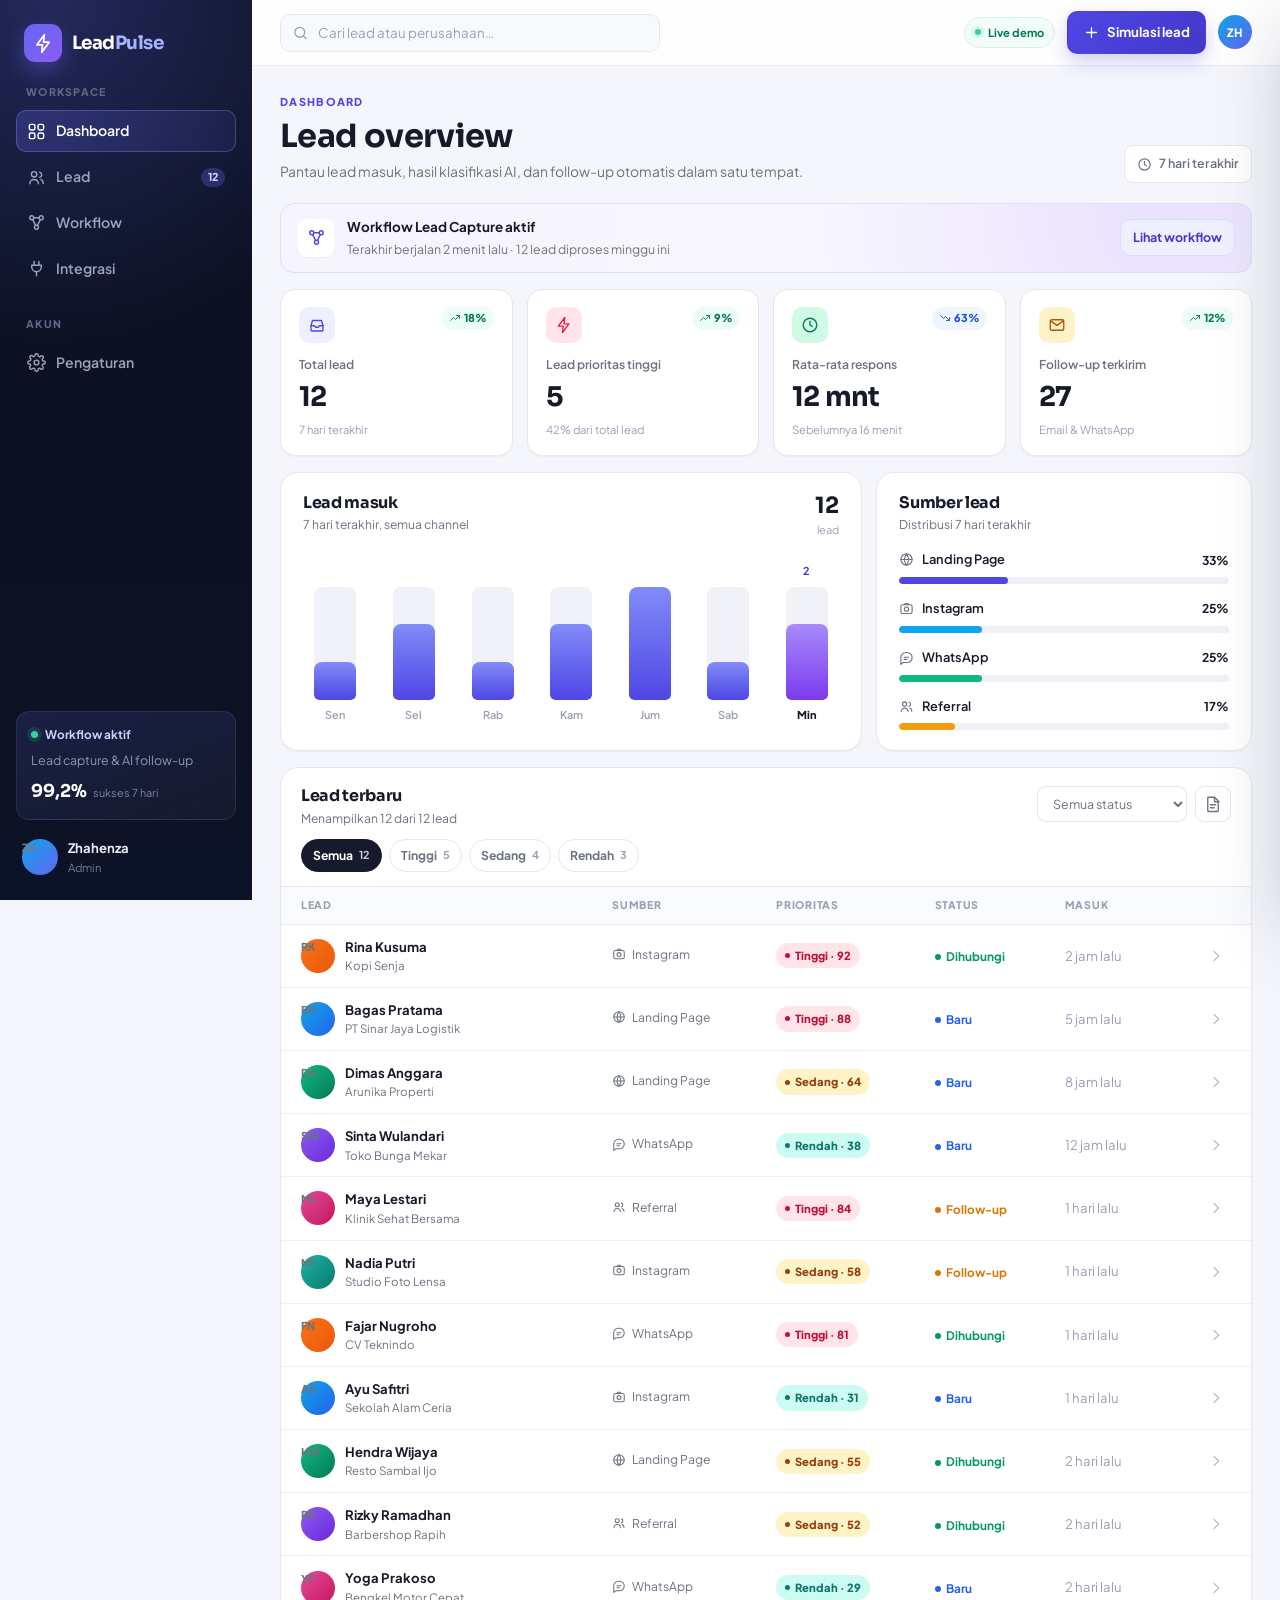
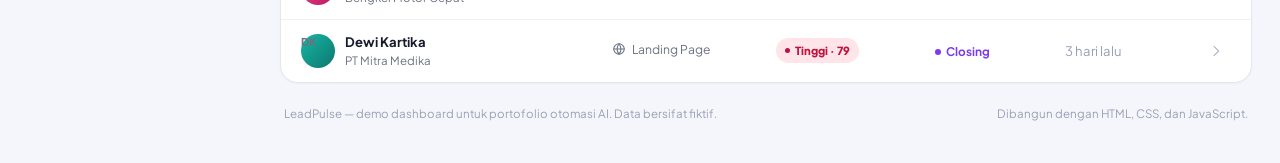
<file: job1-otomasi-ai-workflow/workspace/demo-ai-lead-capture/dashboard/index.html>
<!DOCTYPE html>
<html lang="id">
<head>
  <meta charset="UTF-8">
  <meta name="viewport" content="width=device-width, initial-scale=1.0">
  <title>LeadPulse — Dashboard Lead & AI Follow-up</title>
  <meta name="description" content="Dashboard demo untuk memantau lead, hasil klasifikasi AI, dan follow-up otomatis.">
  <link rel="preconnect" href="https://fonts.googleapis.com">
  <link rel="preconnect" href="https://fonts.gstatic.com" crossorigin>
  <link href="https://fonts.googleapis.com/css2?family=Plus+Jakarta+Sans:wght@400;500;600;700;800&family=Sora:wght@500;600;700;800&display=swap" rel="stylesheet">
  <link rel="stylesheet" href="css/styles.css">
  <script>document.documentElement.classList.add("js");</script>
</head>
<body>
  <svg class="svg-sprite" xmlns="http://www.w3.org/2000/svg" aria-hidden="true">
    <symbol id="icon-grid" viewBox="0 0 24 24"><rect x="3" y="3" width="7" height="7" rx="2"/><rect x="14" y="3" width="7" height="7" rx="2"/><rect x="3" y="14" width="7" height="7" rx="2"/><rect x="14" y="14" width="7" height="7" rx="2"/></symbol>
    <symbol id="icon-users" viewBox="0 0 24 24"><circle cx="9" cy="8" r="3.4"/><path d="M3.5 20a5.5 5.5 0 0 1 11 0"/><path d="M16 5.2a3.4 3.4 0 0 1 0 6.6"/><path d="M17.5 14.5a5.5 5.5 0 0 1 3 5"/></symbol>
    <symbol id="icon-workflow" viewBox="0 0 24 24"><circle cx="6" cy="6" r="2.5"/><circle cx="18" cy="6" r="2.5"/><circle cx="12" cy="18" r="2.5"/><path d="M8.5 6h7M7.2 8.4l3.6 7.2M16.8 8.4l-3.6 7.2"/></symbol>
    <symbol id="icon-plug" viewBox="0 0 24 24"><path d="M9 3v5M15 3v5"/><path d="M6 8h12v2a6 6 0 0 1-12 0z"/><path d="M12 16v5"/></symbol>
    <symbol id="icon-settings" viewBox="0 0 24 24"><circle cx="12" cy="12" r="3"/><path d="M19.4 15a1.7 1.7 0 0 0 .3 1.9l.1.1a2 2 0 1 1-2.8 2.8l-.1-.1a1.7 1.7 0 0 0-1.9-.3 1.7 1.7 0 0 0-1 1.5V21a2 2 0 1 1-4 0v-.1a1.7 1.7 0 0 0-1.1-1.6 1.7 1.7 0 0 0-1.9.3l-.1.1a2 2 0 1 1-2.8-2.8l.1-.1a1.7 1.7 0 0 0 .3-1.9 1.7 1.7 0 0 0-1.5-1H3a2 2 0 1 1 0-4h.1a1.7 1.7 0 0 0 1.6-1.1 1.7 1.7 0 0 0-.3-1.9l-.1-.1a2 2 0 1 1 2.8-2.8l.1.1a1.7 1.7 0 0 0 1.9.3H9a1.7 1.7 0 0 0 1-1.5V3a2 2 0 1 1 4 0v.1a1.7 1.7 0 0 0 1 1.5 1.7 1.7 0 0 0 1.9-.3l.1-.1a2 2 0 1 1 2.8 2.8l-.1.1a1.7 1.7 0 0 0-.3 1.9V9a1.7 1.7 0 0 0 1.5 1H21a2 2 0 1 1 0 4h-.1a1.7 1.7 0 0 0-1.5 1z"/></symbol>
    <symbol id="icon-search" viewBox="0 0 24 24"><circle cx="11" cy="11" r="7"/><path d="M20 20l-3.5-3.5"/></symbol>
    <symbol id="icon-plus" viewBox="0 0 24 24"><path d="M12 5v14M5 12h14"/></symbol>
    <symbol id="icon-bolt" viewBox="0 0 24 24"><path d="M13 2L4.5 13.5H11l-1 8.5 8.5-11.5H12z"/></symbol>
    <symbol id="icon-mail" viewBox="0 0 24 24"><rect x="3" y="5" width="18" height="14" rx="2"/><path d="M3.5 6.5l8.5 6 8.5-6"/></symbol>
    <symbol id="icon-chat" viewBox="0 0 24 24"><path d="M21 12a8 8 0 0 1-8 8H7l-4 3V12a8 8 0 0 1 8-8h2a8 8 0 0 1 8 8z"/><path d="M8.5 11.5h7M8.5 15h4"/></symbol>
    <symbol id="icon-clock" viewBox="0 0 24 24"><circle cx="12" cy="12" r="9"/><path d="M12 7v5l3 2"/></symbol>
    <symbol id="icon-bell" viewBox="0 0 24 24"><path d="M18 8a6 6 0 1 0-12 0c0 7-3 8-3 8h18s-3-1-3-8"/><path d="M13.5 21a2 2 0 0 1-3 0"/></symbol>
    <symbol id="icon-globe" viewBox="0 0 24 24"><circle cx="12" cy="12" r="9"/><path d="M3 12h18M12 3a15 15 0 0 1 0 18M12 3a15 15 0 0 0 0 18"/></symbol>
    <symbol id="icon-camera" viewBox="0 0 24 24"><rect x="3" y="6" width="18" height="14" rx="3"/><circle cx="12" cy="13" r="3.4"/><path d="M8.5 6l1.2-2h4.6l1.2 2"/></symbol>
    <symbol id="icon-copy" viewBox="0 0 24 24"><rect x="9" y="9" width="11" height="11" rx="2"/><path d="M5 15H4a1 1 0 0 1-1-1V4a1 1 0 0 1 1-1h10a1 1 0 0 1 1 1v1"/></symbol>
    <symbol id="icon-check" viewBox="0 0 24 24"><path d="M5 12.5l4.5 4.5L19 7.5"/></symbol>
    <symbol id="icon-x" viewBox="0 0 24 24"><path d="M6 6l12 12M18 6L6 18"/></symbol>
    <symbol id="icon-trend" viewBox="0 0 24 24"><path d="M3 17l6-6 4 4 8-8"/><path d="M15 7h6v6"/></symbol>
    <symbol id="icon-sparkles" viewBox="0 0 24 24"><path d="M12 3l1.8 5.2L19 10l-5.2 1.8L12 17l-1.8-5.2L5 10l5.2-1.8z"/><path d="M19 15l.8 2.2L22 18l-2.2.8L19 21l-.8-2.2L16 18l2.2-.8z"/></symbol>
    <symbol id="icon-chevron" viewBox="0 0 24 24"><path d="M9 5l7 7-7 7"/></symbol>
    <symbol id="icon-menu" viewBox="0 0 24 24"><path d="M4 7h16M4 12h16M4 17h16"/></symbol>
    <symbol id="icon-phone" viewBox="0 0 24 24"><path d="M6.5 3h3l1.5 4-2 1.5a12 12 0 0 0 5.5 5.5L16 12l4 1.5v3A2.5 2.5 0 0 1 17.5 19 14.5 14.5 0 0 1 5 6.5 2.5 2.5 0 0 1 6.5 3z"/></symbol>
    <symbol id="icon-doc" viewBox="0 0 24 24"><path d="M6 3h8l5 5v13a1 1 0 0 1-1 1H6a1 1 0 0 1-1-1V4a1 1 0 0 1 1-1z"/><path d="M14 3v6h6M8.5 13h7M8.5 17h5"/></symbol>
    <symbol id="icon-inbox" viewBox="0 0 24 24"><path d="M4 13l2-7h12l2 7v6a1 1 0 0 1-1 1H5a1 1 0 0 1-1-1z"/><path d="M4 13h5l1 2h4l1-2h5"/></symbol>
  </svg>

  <div class="app">
    <aside class="sidebar" id="sidebar" aria-label="Navigasi dashboard">
      <div class="sidebar-brand">
        <span class="brand-logo"><svg><use href="#icon-bolt"/></svg></span>
        <span class="brand-text">Lead<span>Pulse</span></span>
      </div>

      <nav class="sidebar-nav">
        <p class="nav-label">Workspace</p>
        <button class="nav-item is-active" type="button" data-nav="dashboard">
          <svg><use href="#icon-grid"/></svg>
          <span>Dashboard</span>
        </button>
        <button class="nav-item" type="button" data-nav="leads">
          <svg><use href="#icon-users"/></svg>
          <span>Lead</span>
          <span class="nav-badge" id="nav-lead-count">12</span>
        </button>
        <button class="nav-item" type="button" data-nav="workflow">
          <svg><use href="#icon-workflow"/></svg>
          <span>Workflow</span>
        </button>
        <button class="nav-item" type="button" data-nav="integrations">
          <svg><use href="#icon-plug"/></svg>
          <span>Integrasi</span>
        </button>

        <p class="nav-label nav-label-spaced">Akun</p>
        <button class="nav-item" type="button" data-nav="settings">
          <svg><use href="#icon-settings"/></svg>
          <span>Pengaturan</span>
        </button>
      </nav>

      <div class="sidebar-foot">
        <div class="automation-card">
          <div class="automation-head">
            <span class="pulse-dot"></span>
            <span>Workflow aktif</span>
          </div>
          <p>Lead capture &amp; AI follow-up</p>
          <div class="automation-stat"><strong>99,2%</strong><span>sukses 7 hari</span></div>
        </div>
        <div class="sidebar-user">
          <span class="avatar avatar-user">ZH</span>
          <div><strong>Zhahenza</strong><span>Admin</span></div>
        </div>
      </div>
    </aside>

    <div class="sidebar-scrim" id="sidebar-scrim" hidden></div>

    <div class="main">
      <header class="topbar">
        <div class="topbar-left">
          <button class="icon-btn menu-btn" id="menu-btn" type="button" aria-label="Buka menu" aria-controls="sidebar" aria-expanded="false">
            <svg><use href="#icon-menu"/></svg>
          </button>
          <label class="global-search">
            <svg><use href="#icon-search"/></svg>
            <span class="sr-only">Cari lead</span>
            <input type="search" id="lead-search" placeholder="Cari lead atau perusahaan…" autocomplete="off">
          </label>
        </div>
        <div class="topbar-right">
          <span class="live-pill"><span class="pulse-dot"></span> Live demo</span>
          <button class="btn btn-primary" type="button" id="simulate-btn">
            <svg><use href="#icon-plus"/></svg>
            <span>Simulasi lead</span>
          </button>
          <span class="avatar avatar-user topbar-avatar" aria-hidden="true">ZH</span>
        </div>
      </header>

      <main class="content" id="dashboard">
        <section class="page-head">
          <div>
            <p class="eyebrow">Dashboard</p>
            <h1>Lead overview</h1>
            <p class="page-sub">Pantau lead masuk, hasil klasifikasi AI, dan follow-up otomatis dalam satu tempat.</p>
          </div>
          <span class="range-pill">
            <svg><use href="#icon-clock"/></svg>
            7 hari terakhir
          </span>
        </section>

        <section class="workflow-strip" aria-label="Status workflow">
          <div class="workflow-main">
            <span class="workflow-icon"><svg><use href="#icon-workflow"/></svg></span>
            <div>
              <strong>Workflow Lead Capture aktif</strong>
              <p>Terakhir berjalan 2 menit lalu · <span id="workflow-lead-count">12</span> lead diproses minggu ini</p>
            </div>
          </div>
          <button class="btn btn-soft btn-sm" type="button" data-toast="Detail workflow tersedia di file workflow/lead-capture-ai-followup.json.">Lihat workflow</button>
        </section>

        <section class="kpi-grid" aria-label="Ringkasan metrik">
          <article class="kpi">
            <div class="kpi-top">
              <span class="kpi-icon tint-indigo"><svg><use href="#icon-inbox"/></svg></span>
              <span class="kpi-trend is-up"><svg><use href="#icon-trend"/></svg> 18%</span>
            </div>
            <p class="kpi-label">Total lead</p>
            <p class="kpi-value" id="kpi-total">12</p>
            <p class="kpi-note">7 hari terakhir</p>
          </article>
          <article class="kpi">
            <div class="kpi-top">
              <span class="kpi-icon tint-rose"><svg><use href="#icon-bolt"/></svg></span>
              <span class="kpi-trend is-up"><svg><use href="#icon-trend"/></svg> 9%</span>
            </div>
            <p class="kpi-label">Lead prioritas tinggi</p>
            <p class="kpi-value" id="kpi-high">5</p>
            <p class="kpi-note" id="kpi-high-note">42% dari total lead</p>
          </article>
          <article class="kpi">
            <div class="kpi-top">
              <span class="kpi-icon tint-emerald"><svg><use href="#icon-clock"/></svg></span>
              <span class="kpi-trend is-down"><svg><use href="#icon-trend"/></svg> 63%</span>
            </div>
            <p class="kpi-label">Rata-rata respons</p>
            <p class="kpi-value" id="kpi-response">6 mnt</p>
            <p class="kpi-note">Sebelumnya 16 menit</p>
          </article>
          <article class="kpi">
            <div class="kpi-top">
              <span class="kpi-icon tint-amber"><svg><use href="#icon-mail"/></svg></span>
              <span class="kpi-trend is-up"><svg><use href="#icon-trend"/></svg> 12%</span>
            </div>
            <p class="kpi-label">Follow-up terkirim</p>
            <p class="kpi-value" id="kpi-followup">27</p>
            <p class="kpi-note">Email &amp; WhatsApp</p>
          </article>
        </section>

        <section class="chart-grid">
          <article class="card chart-card">
            <div class="card-head">
              <div>
                <h2>Lead masuk</h2>
                <p>7 hari terakhir, semua channel</p>
              </div>
              <div class="chart-total"><strong id="chart-total">12</strong><span>lead</span></div>
            </div>
            <div class="bar-chart" id="daily-chart" role="img" aria-label="Grafik lead masuk tujuh hari terakhir"></div>
          </article>

          <article class="card source-card">
            <div class="card-head">
              <div>
                <h2>Sumber lead</h2>
                <p>Distribusi 7 hari terakhir</p>
              </div>
            </div>
            <ul class="source-list" id="source-list"></ul>
          </article>
        </section>

        <section class="card table-card" id="leads">
          <div class="card-head table-head">
            <div>
              <h2>Lead terbaru</h2>
              <p id="lead-count-label">Menampilkan 12 lead</p>
            </div>
            <div class="table-filters">
              <select class="select" id="status-select" aria-label="Filter status">
                <option value="all">Semua status</option>
                <option value="new">Baru</option>
                <option value="contacted">Dihubungi</option>
                <option value="followup">Follow-up</option>
                <option value="won">Closing</option>
              </select>
              <button class="icon-btn" type="button" id="export-btn" aria-label="Export data (demo)" data-toast="Export CSV tersedia di versi lengkap. Demo ini menampilkan data contoh.">
                <svg><use href="#icon-doc"/></svg>
              </button>
            </div>
          </div>

          <div class="priority-chips" id="priority-chips" role="group" aria-label="Filter prioritas">
            <button class="chip is-active" type="button" data-priority="all">Semua <span>12</span></button>
            <button class="chip" type="button" data-priority="high">Tinggi <span>5</span></button>
            <button class="chip" type="button" data-priority="medium">Sedang <span>4</span></button>
            <button class="chip" type="button" data-priority="low">Rendah <span>3</span></button>
          </div>

          <div class="table-wrap">
            <table class="lead-table">
              <thead>
                <tr>
                  <th scope="col">Lead</th>
                  <th scope="col">Sumber</th>
                  <th scope="col">Prioritas</th>
                  <th scope="col">Status</th>
                  <th scope="col">Masuk</th>
                  <th scope="col"><span class="sr-only">Aksi</span></th>
                </tr>
              </thead>
              <tbody id="lead-rows"></tbody>
            </table>
          </div>

          <div class="table-empty" id="table-empty" hidden>
            <span class="empty-icon"><svg><use href="#icon-search"/></svg></span>
            <h3>Tidak ada lead yang cocok</h3>
            <p>Coba kata kunci lain atau ubah filter prioritas dan status.</p>
            <button class="btn btn-soft btn-sm" type="button" id="reset-filters">Reset filter</button>
          </div>
        </section>

        <footer class="page-foot">
          <p>LeadPulse — demo dashboard untuk portofolio otomasi AI. Data bersifat fiktif.</p>
          <p>Dibangun dengan HTML, CSS, dan JavaScript.</p>
        </footer>
      </main>
    </div>
  </div>

  <aside class="drawer" id="drawer" role="dialog" aria-modal="true" aria-labelledby="drawer-title" aria-hidden="true">
    <div id="drawer-content"></div>
  </aside>
  <div class="overlay" id="drawer-overlay" hidden></div>

  <div class="overlay modal-overlay" id="simulate-overlay" hidden>
    <div class="modal" role="dialog" aria-modal="true" aria-labelledby="simulate-title">
      <div class="modal-head">
        <div>
          <p class="eyebrow">Simulasi</p>
          <h2 id="simulate-title">Tambah lead baru</h2>
          <p>Isi data di bawah untuk melihat klasifikasi AI berjalan di browser.</p>
        </div>
        <button class="icon-btn" type="button" id="simulate-close" aria-label="Tutup">
          <svg><use href="#icon-x"/></svg>
        </button>
      </div>

      <form id="simulate-form" novalidate>
        <div class="form-grid">
          <label class="field">
            <span>Nama</span>
            <input class="input" type="text" name="name" placeholder="Nama lengkap" required>
            <small class="error" data-error="name"></small>
          </label>
          <label class="field">
            <span>Perusahaan</span>
            <input class="input" type="text" name="company" placeholder="Nama bisnis (opsional)">
          </label>
          <label class="field">
            <span>Sumber</span>
            <select class="select" name="source">
              <option>Landing Page</option>
              <option>Instagram</option>
              <option>WhatsApp</option>
              <option>Referral</option>
            </select>
          </label>
          <label class="field">
            <span>Budget (opsional)</span>
            <input class="input" type="text" name="budget" placeholder="Contoh: 8 juta">
          </label>
          <label class="field field-full">
            <span>Pesan</span>
            <textarea class="textarea" name="message" rows="4" placeholder="Contoh: Butuh otomasi follow-up WhatsApp untuk 3 cabang, budget 8 juta, ingin demo minggu ini." required></textarea>
            <small class="error" data-error="message"></small>
          </label>
        </div>
        <p class="form-hint"><svg><use href="#icon-sparkles"/></svg> AI demo akan menentukan prioritas, skor, ringkasan, dan draft balasan.</p>
        <div class="modal-actions">
          <button class="btn btn-ghost" type="button" id="simulate-cancel">Batal</button>
          <button class="btn btn-primary" type="submit">
            <svg><use href="#icon-sparkles"/></svg>
            Proses lead
          </button>
        </div>
      </form>
    </div>
  </div>

  <div class="toast" id="toast" role="status" aria-live="polite"></div>

  <script src="js/data.js"></script>
  <script src="js/app.js"></script>
</body>
</html>
</file>
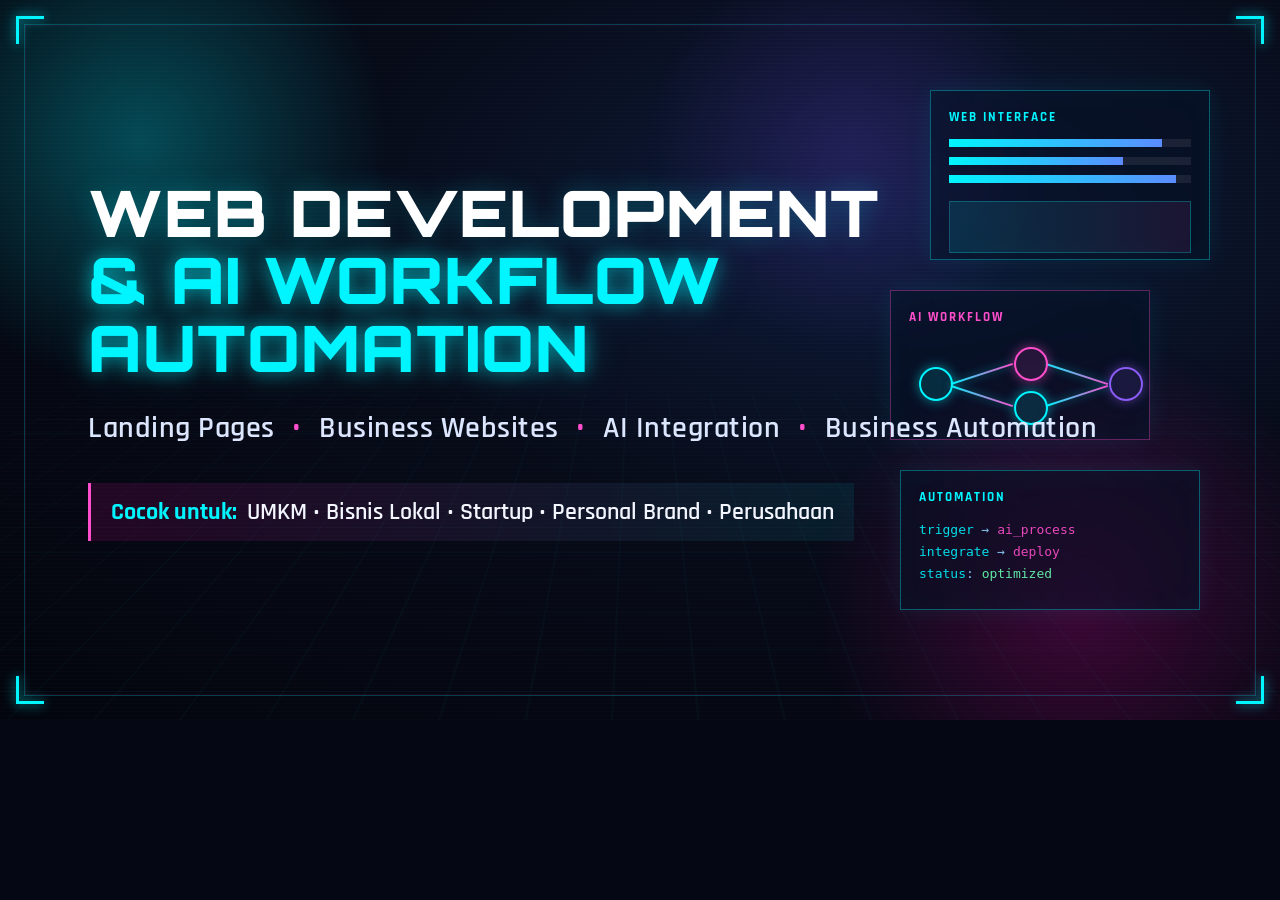
<file: shared/cover-fastwork/cover-cyberpunk-tech.html>
<!DOCTYPE html>
<html lang="id">
<head>
<meta charset="UTF-8">
<meta name="viewport" content="width=device-width, initial-scale=1.0">
<title>Cover Cyberpunk Tech</title>
<link href="https://fonts.googleapis.com/css2?family=Orbitron:wght@600;800;900&family=Rajdhani:wght@500;600;700&display=swap" rel="stylesheet">
<style>
*{margin:0;padding:0;box-sizing:border-box}
body{width:1280px;height:720px;overflow:hidden;background:#050814;font-family:'Rajdhani',sans-serif}
.canvas{position:relative;width:1280px;height:720px;overflow:hidden;background:radial-gradient(ellipse at 70% 30%, #0d1b3a 0%, #070b18 45%, #03050d 100%)}
.grid{position:absolute;inset:0;background-image:linear-gradient(rgba(0,255,255,.07) 1px,transparent 1px),linear-gradient(90deg,rgba(0,255,255,.07) 1px,transparent 1px);background-size:48px 48px;transform:perspective(900px) rotateX(55deg) translateY(120px) scale(1.8);transform-origin:bottom;opacity:.35}
.glow-cyan{position:absolute;width:520px;height:520px;left:-120px;top:-120px;background:radial-gradient(circle,rgba(0,245,255,.28),transparent 68%)}
.glow-mag{position:absolute;width:560px;height:560px;right:-80px;bottom:-160px;background:radial-gradient(circle,rgba(255,0,170,.22),transparent 68%)}
.glow-purple{position:absolute;width:420px;height:420px;right:220px;top:-60px;background:radial-gradient(circle,rgba(130,70,255,.18),transparent 70%)}
.scan{position:absolute;inset:0;background:repeating-linear-gradient(to bottom,transparent 0,transparent 3px,rgba(255,255,255,.015) 3px,rgba(255,255,255,.015) 4px);pointer-events:none}
.frame{position:absolute;inset:24px;border:1px solid rgba(0,245,255,.22);box-shadow:inset 0 0 0 1px rgba(255,0,170,.08)}
.corner{position:absolute;width:28px;height:28px;border-color:#00f5ff;border-style:solid;filter:drop-shadow(0 0 6px rgba(0,245,255,.8))}
.c1{top:16px;left:16px;border-width:3px 0 0 3px}.c2{top:16px;right:16px;border-width:3px 3px 0 0}.c3{bottom:16px;left:16px;border-width:0 0 3px 3px}.c4{bottom:16px;right:16px;border-width:0 3px 3px 0}
.content{position:absolute;inset:0;display:flex;flex-direction:column;justify-content:center;padding:72px 88px;z-index:2}
.tag{display:inline-flex;align-self:flex-start;padding:8px 16px;border:1px solid rgba(0,245,255,.45);color:#00f5ff;font-size:16px;font-weight:700;letter-spacing:3px;text-transform:uppercase;background:rgba(0,245,255,.06);margin-bottom:28px;box-shadow:0 0 18px rgba(0,245,255,.12)}
h1{font-family:'Orbitron',sans-serif;font-size:64px;line-height:1.05;font-weight:900;color:#fff;max-width:900px;text-transform:uppercase;letter-spacing:1px;text-shadow:0 0 24px rgba(0,245,255,.25)}
h1 .accent{display:block;color:#00f5ff;text-shadow:0 0 18px rgba(0,245,255,.55),0 0 40px rgba(0,245,255,.25)}
.sub{margin-top:28px;font-size:30px;font-weight:600;color:#dce7ff;letter-spacing:.5px}
.sub span{color:#ff4ecb;margin:0 10px}
.audience{margin-top:36px;display:inline-flex;align-self:flex-start;gap:0;padding:14px 20px;background:linear-gradient(90deg,rgba(255,0,170,.12),rgba(0,245,255,.08));border-left:3px solid #ff4ecb;color:#f3f6ff;font-size:24px;font-weight:600}
.audience strong{color:#00f5ff;margin-right:10px;font-weight:700}
/* right side visual */
.visual{position:absolute;right:70px;top:90px;width:360px;height:540px;z-index:1}
.panel{position:absolute;border:1px solid rgba(0,245,255,.35);background:rgba(6,16,35,.55);backdrop-filter:blur(2px);box-shadow:0 0 24px rgba(0,245,255,.08),inset 0 0 30px rgba(0,245,255,.03)}
.p1{top:0;right:0;width:280px;height:170px;padding:18px}
.p2{top:200px;right:60px;width:260px;height:150px;padding:18px;border-color:rgba(255,78,203,.35)}
.p3{top:380px;right:10px;width:300px;height:140px;padding:18px}
.ptitle{font-size:13px;letter-spacing:2px;color:#00f5ff;font-weight:700;margin-bottom:14px;text-transform:uppercase}
.p2 .ptitle{color:#ff4ecb}
.bar{height:8px;background:rgba(255,255,255,.08);margin-bottom:10px;position:relative;overflow:hidden}
.bar::after{content:'';position:absolute;left:0;top:0;bottom:0;background:linear-gradient(90deg,#00f5ff,#5b8cff)}
.b1::after{width:88%}.b2::after{width:72%}.b3::after{width:94%}
.node-wrap{position:relative;height:90px}
.node{position:absolute;width:34px;height:34px;border-radius:50%;border:2px solid #00f5ff;background:rgba(0,245,255,.12);box-shadow:0 0 12px rgba(0,245,255,.5)}
.n1{left:10px;top:28px}.n2{left:105px;top:8px;border-color:#ff4ecb;background:rgba(255,78,203,.12);box-shadow:0 0 12px rgba(255,78,203,.5)}.n3{left:105px;top:52px}.n4{left:200px;top:28px;border-color:#8b5cf6;background:rgba(139,92,246,.12);box-shadow:0 0 12px rgba(139,92,246,.5)}
.line{position:absolute;height:2px;background:linear-gradient(90deg,#00f5ff,#ff4ecb);transform-origin:left center;box-shadow:0 0 8px rgba(0,245,255,.5)}
.l1{left:42px;top:44px;width:65px;transform:rotate(-18deg)}.l2{left:42px;top:46px;width:65px;transform:rotate(18deg)}.l3{left:137px;top:24px;width:65px;transform:rotate(18deg)}.l4{left:137px;top:66px;width:65px;transform:rotate(-18deg)}
.code{font-family:monospace;font-size:13px;color:#8fd3ff;line-height:1.7;opacity:.9}
.code em{color:#ff4ecb;font-style:normal}.code b{color:#00f5ff;font-weight:normal}
</style>
</head>
<body>
<div class="canvas">
  <div class="grid"></div>
  <div class="glow-cyan"></div><div class="glow-mag"></div><div class="glow-purple"></div>
  <div class="scan"></div>
  <div class="frame"></div>
  <div class="corner c1"></div><div class="corner c2"></div><div class="corner c3"></div><div class="corner c4"></div>
  <div class="visual">
    <div class="panel p1">
      <div class="ptitle">Web Interface</div>
      <div class="bar b1"></div><div class="bar b2"></div><div class="bar b3"></div>
      <div style="margin-top:18px;height:52px;border:1px solid rgba(0,245,255,.25);background:linear-gradient(90deg,rgba(0,245,255,.12),rgba(255,78,203,.08))"></div>
    </div>
    <div class="panel p2">
      <div class="ptitle">AI Workflow</div>
      <div class="node-wrap">
        <div class="line l1"></div><div class="line l2"></div><div class="line l3"></div><div class="line l4"></div>
        <div class="node n1"></div><div class="node n2"></div><div class="node n3"></div><div class="node n4"></div>
      </div>
    </div>
    <div class="panel p3">
      <div class="ptitle">Automation</div>
      <div class="code"><b>trigger</b> → <em>ai_process</em><br><b>integrate</b> → <em>deploy</em><br><b>status</b>: <span style="color:#6affb0">optimized</span></div>
    </div>
  </div>
  <div class="content">

    <h1>Web Development <span class="accent">&amp; AI Workflow Automation</span></h1>
    <div class="sub">Landing Pages <span>•</span> Business Websites <span>•</span> AI Integration <span>•</span> Business Automation</div>
    <div class="audience"><strong>Cocok untuk:</strong> UMKM • Bisnis Lokal • Startup • Personal Brand • Perusahaan</div>
  </div>
</div>
</body>
</html>
</file>
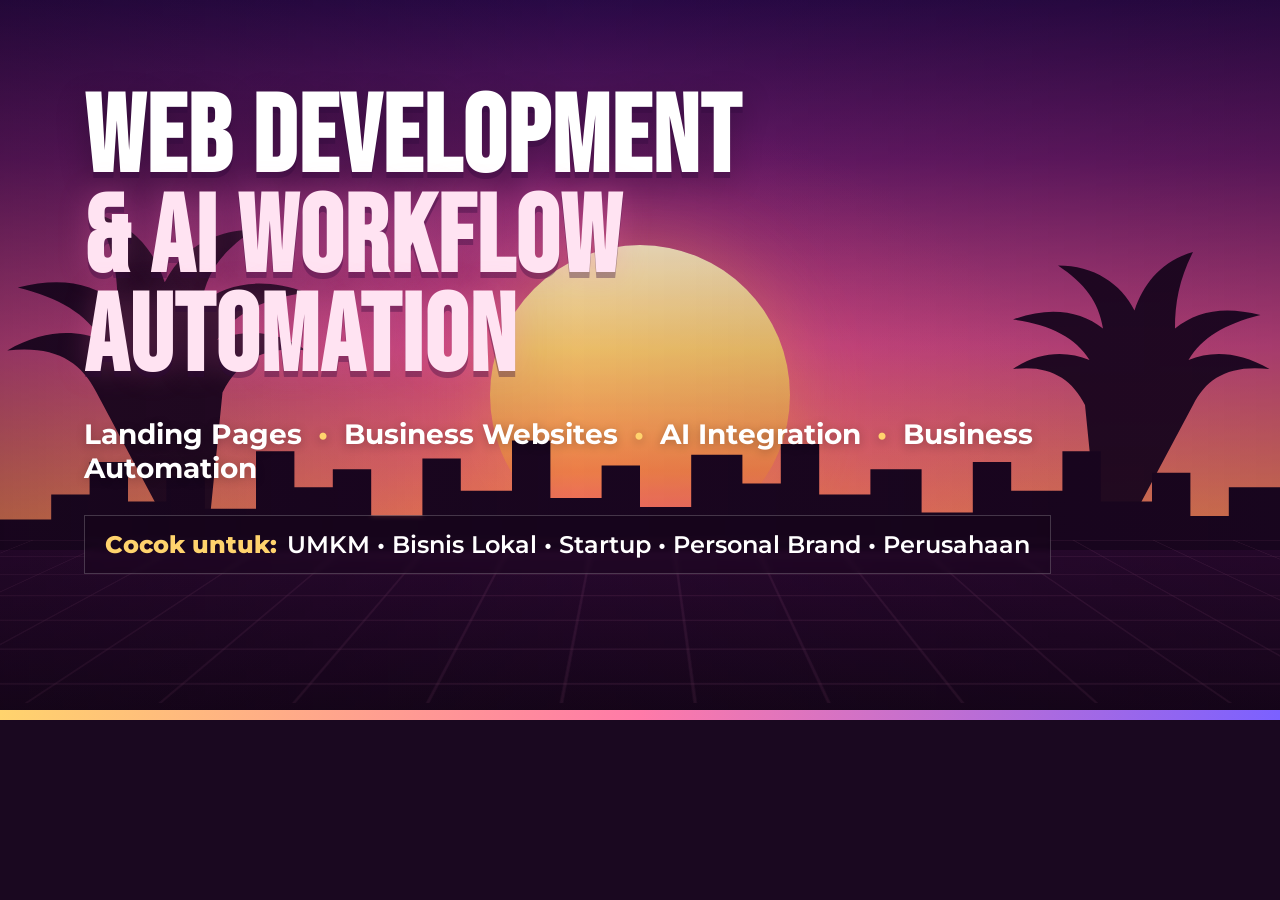
<file: shared/cover-fastwork/cover-gta-vi-inspired.html>
<!DOCTYPE html>
<html lang="id">
<head>
<meta charset="UTF-8">
<meta name="viewport" content="width=device-width, initial-scale=1.0">
<title>Cover GTA VI Inspired</title>
<link href="https://fonts.googleapis.com/css2?family=Bebas+Neue&family=Montserrat:wght@500;600;700;800&display=swap" rel="stylesheet">
<style>
*{margin:0;padding:0;box-sizing:border-box}
body{width:1280px;height:720px;overflow:hidden;background:#1a0820;font-family:'Montserrat',sans-serif}
.canvas{position:relative;width:1280px;height:720px;overflow:hidden;
  background:
    radial-gradient(ellipse at 50% 105%, rgba(255,176,92,.95) 0%, rgba(255,120,70,.55) 18%, rgba(255,70,130,.18) 38%, transparent 60%),
    linear-gradient(180deg,#2b0a4a 0%,#6b1b6b 22%,#d64d8a 48%,#ff8a5b 72%,#ffd08a 100%);
}
/* sun */
.sun{position:absolute;left:50%;bottom:175px;width:300px;height:300px;transform:translateX(-50%);border-radius:50%;
  background:linear-gradient(180deg,#fff2c7 0%,#ffd36d 35%,#ff8a4c 75%,#ff5d7a 100%);
  box-shadow:0 0 80px rgba(255,160,90,.45);opacity:.95}
/* palm silhouettes */
.palm{position:absolute;bottom:170px;fill:#1a0620;opacity:.95}
.palm-l{left:-40px;width:420px;height:420px}
.palm-r{right:-30px;width:360px;height:380px;transform:scaleX(-1)}
/* city silhouette */
.city{position:absolute;left:0;right:0;bottom:150px;height:180px;background:#1a0620;clip-path:polygon(0 100%,0 72%,4% 72%,4% 58%,7% 58%,7% 40%,10% 40%,10% 62%,13% 62%,13% 48%,16% 48%,16% 66%,20% 66%,20% 34%,23% 34%,23% 54%,26% 54%,26% 44%,29% 44%,29% 70%,33% 70%,33% 38%,36% 38%,36% 56%,40% 56%,40% 28%,43% 28%,43% 60%,47% 60%,47% 42%,50% 42%,50% 65%,54% 65%,54% 36%,58% 36%,58% 52%,61% 52%,61% 30%,64% 30%,64% 58%,68% 58%,68% 44%,72% 44%,72% 68%,76% 68%,76% 40%,79% 40%,79% 56%,83% 56%,83% 34%,86% 34%,86% 62%,90% 62%,90% 46%,93% 46%,93% 70%,96% 70%,96% 54%,100% 54%,100% 100%)}
/* bottom ground */
.ground{position:absolute;left:0;right:0;bottom:0;height:170px;background:linear-gradient(180deg,#2a0930 0%,#140518 100%)}
.grid{position:absolute;left:-10%;right:-10%;bottom:-80px;height:260px;background-image:linear-gradient(rgba(255,140,200,.22) 2px,transparent 2px),linear-gradient(90deg,rgba(255,140,200,.22) 2px,transparent 2px);background-size:80px 40px;transform:perspective(600px) rotateX(68deg);transform-origin:top;opacity:.35}
/* overlay for readability */
.overlay{position:absolute;inset:0;background:linear-gradient(90deg,rgba(20,5,24,.35) 0%,rgba(20,5,24,.08) 45%,rgba(20,5,24,.25) 100%)}
.content{position:absolute;inset:0;z-index:5;display:flex;flex-direction:column;justify-content:center;padding:64px 84px 120px}
.badge{display:inline-flex;align-self:flex-start;padding:10px 18px;background:rgba(20,5,24,.35);border:1px solid rgba(255,255,255,.35);color:#fff;font-size:15px;font-weight:700;letter-spacing:3px;text-transform:uppercase;margin-bottom:26px;backdrop-filter:blur(2px)}
h1{font-family:'Bebas Neue',sans-serif;font-size:108px;line-height:.92;color:#fff;letter-spacing:2px;max-width:980px;text-shadow:0 6px 0 rgba(45,10,60,.35),0 10px 30px rgba(0,0,0,.25)}
h1 .line2{display:block;color:#ffe3f2;text-shadow:0 6px 0 rgba(45,10,60,.35),0 0 30px rgba(255,120,180,.25)}
.sub{margin-top:28px;font-size:28px;font-weight:700;color:#fff;max-width:980px;text-shadow:0 2px 10px rgba(0,0,0,.25)}
.sub span{color:#ffd36d;margin:0 8px}
.audience{margin-top:30px;display:inline-flex;align-self:flex-start;padding:14px 20px;background:rgba(20,5,24,.32);border:1px solid rgba(255,255,255,.2);color:#fff;font-size:24px;font-weight:600;backdrop-filter:blur(2px)}
.audience strong{color:#ffd36d;margin-right:10px;font-weight:800}
/* subtle tech nodes */
.tech{position:absolute;right:86px;top:120px;width:290px;height:290px;z-index:4;opacity:.9}
.ring{position:absolute;inset:0;border:2px solid rgba(255,255,255,.35);border-radius:50%}
.ring2{position:absolute;inset:34px;border:1px solid rgba(255,211,109,.55);border-radius:50%}
.tnode{position:absolute;width:18px;height:18px;border-radius:50%;background:#fff;box-shadow:0 0 0 6px rgba(255,255,255,.12),0 0 18px rgba(255,211,109,.5)}
.t1{top:8px;left:136px}.t2{top:136px;right:8px;background:#ffd36d}.t3{bottom:8px;left:136px}.t4{top:136px;left:8px;background:#ffd36d}.t5{top:136px;left:136px;width:24px;height:24px;margin:-3px;background:#ff7aa8}
.tline{position:absolute;top:145px;left:145px;height:2px;background:rgba(255,255,255,.55);transform-origin:left center}
.tl1{width:128px;transform:rotate(0deg)}.tl2{width:128px;transform:rotate(90deg)}.tl3{width:128px;transform:rotate(180deg)}.tl4{width:128px;transform:rotate(270deg)}
/* bottom bar */
.bottom{position:absolute;left:0;right:0;bottom:0;height:10px;background:linear-gradient(90deg,#ffd36d,#ff7aa8,#7b61ff);z-index:6}
</style>
</head>
<body>
<div class="canvas">
  <div class="sun"></div>
  <svg class="palm palm-l" viewBox="0 0 400 400"><path d="M210 400 L235 400 L250 250 C265 220 290 205 330 210 C300 190 270 190 245 200 C260 175 290 160 330 155 C290 140 255 145 230 165 C235 135 250 115 280 95 C240 95 210 115 195 145 C185 115 165 90 130 80 C145 110 150 135 150 165 C125 145 95 140 55 150 C95 160 120 175 135 200 C110 190 80 190 45 210 C90 205 115 220 130 250 Z"/></svg>
  <svg class="palm palm-r" viewBox="0 0 400 400"><path d="M210 400 L235 400 L250 250 C265 220 290 205 330 210 C300 190 270 190 245 200 C260 175 290 160 330 155 C290 140 255 145 230 165 C235 135 250 115 280 95 C240 95 210 115 195 145 C185 115 165 90 130 80 C145 110 150 135 150 165 C125 145 95 140 55 150 C95 160 120 175 135 200 C110 190 80 190 45 210 C90 205 115 220 130 250 Z"/></svg>
  <div class="city"></div>
  <div class="ground"></div>
  <div class="grid"></div>
  <div class="overlay"></div>

  <div class="content">

    <h1>WEB DEVELOPMENT <span class="line2">&amp; AI WORKFLOW AUTOMATION</span></h1>
    <div class="sub">Landing Pages <span>•</span> Business Websites <span>•</span> AI Integration <span>•</span> Business Automation</div>
    <div class="audience"><strong>Cocok untuk:</strong> UMKM • Bisnis Lokal • Startup • Personal Brand • Perusahaan</div>
  </div>
  <div class="bottom"></div>
</div>
</body>
</html>
</file>
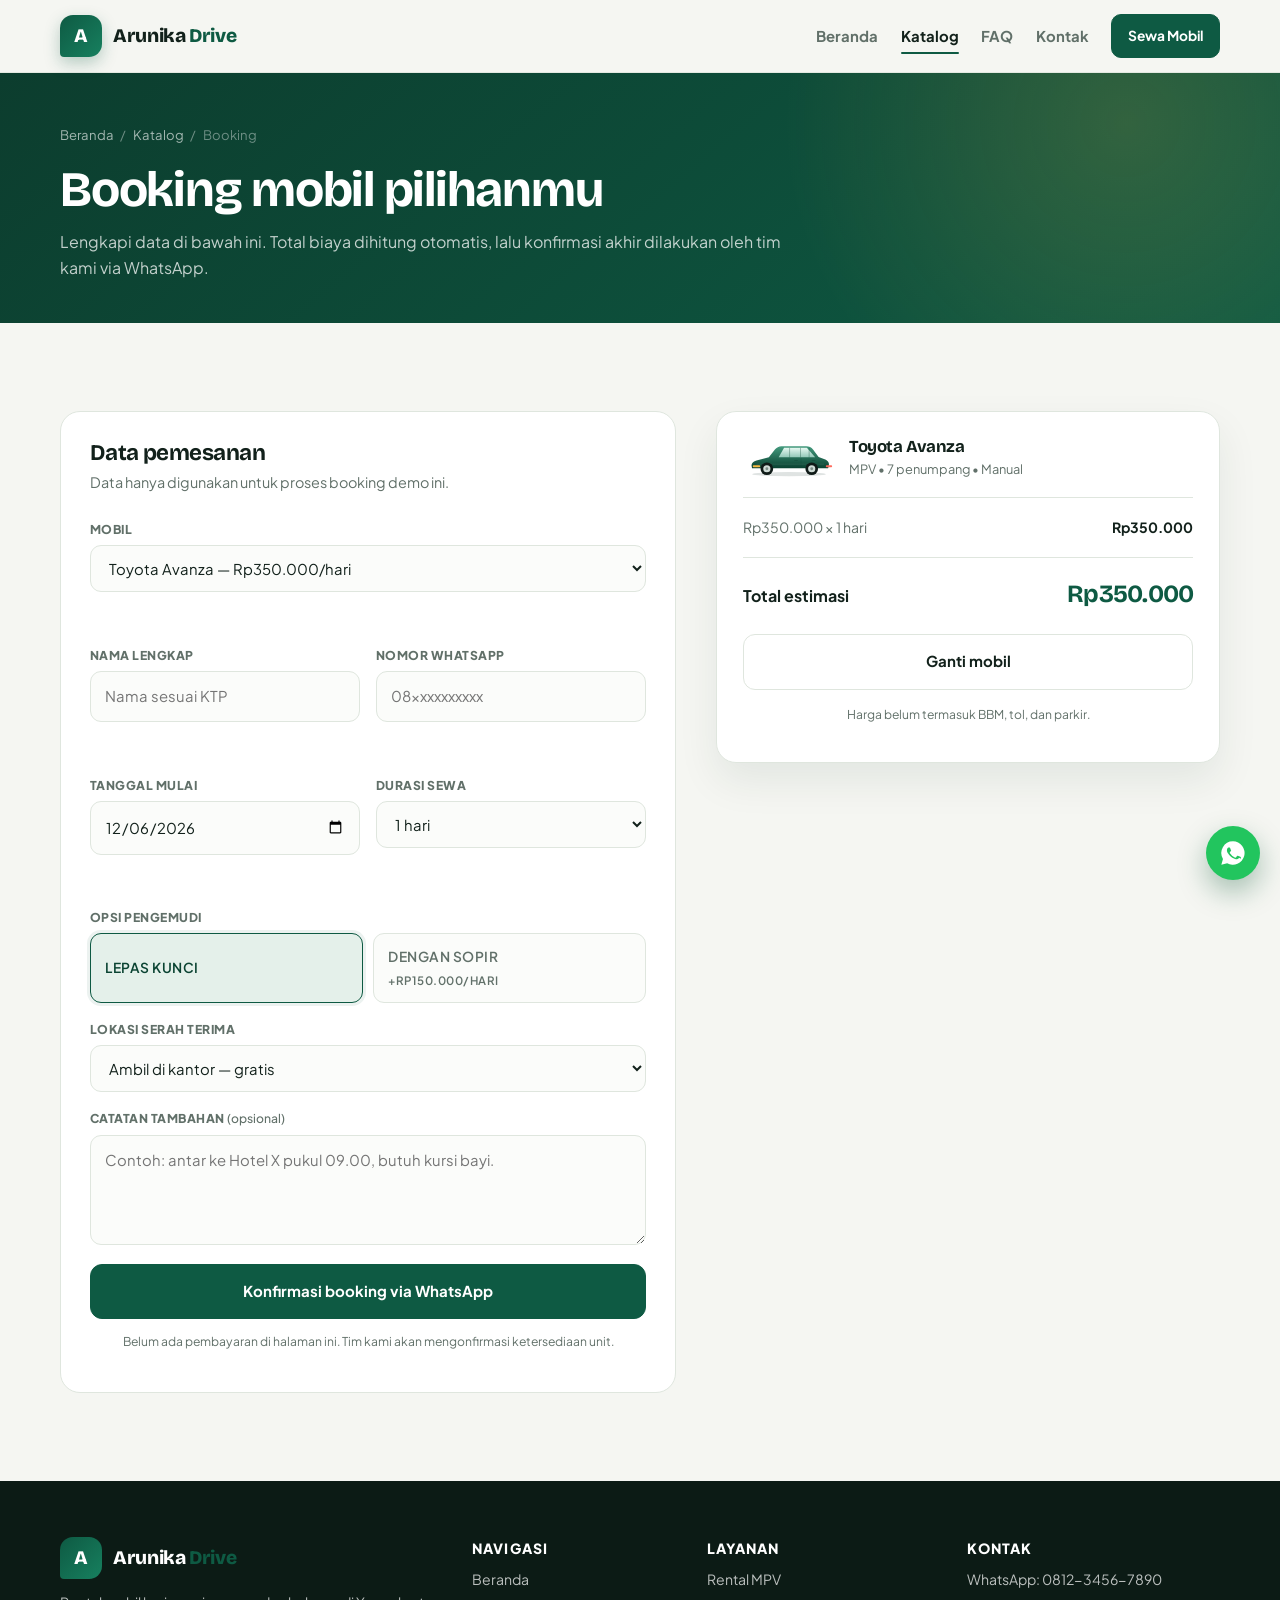
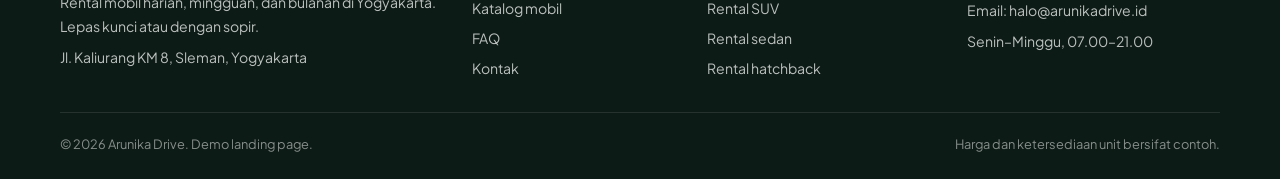
<file: job2-web-landing-maintenance/workspace/demo-rental-mobil-multipage/booking.html>
<!DOCTYPE html>
<html lang="id">
<head>
  <meta charset="UTF-8">
  <meta name="viewport" content="width=device-width, initial-scale=1.0">
  <title>Booking Mobil — Arunika Drive</title>
  <meta name="description" content="Isi data booking rental mobil Arunika Drive. Pilih durasi, opsi sopir, dan lokasi antar-jemput. Total biaya tampil transparan sebelum konfirmasi.">
  <link rel="icon" href="assets/favicon.svg" type="image/svg+xml">
  <link rel="preconnect" href="https://fonts.googleapis.com">
  <link rel="preconnect" href="https://fonts.gstatic.com" crossorigin>
  <link href="https://fonts.googleapis.com/css2?family=Bricolage+Grotesque:opsz,wght@12..96,500;12..96,600;12..96,700;12..96,800&family=Plus+Jakarta+Sans:wght@400;500;600;700;800&display=swap" rel="stylesheet">
  <link rel="stylesheet" href="css/styles.css">
  <script>document.documentElement.classList.add('js');</script>
</head>
<body data-page="booking">
  <a class="skip-link" href="#konten">Lewati ke konten</a>

  <header class="site-header">
    <div class="container nav">
      <a class="brand" href="index.html" aria-label="Arunika Drive">
        <span class="brand-mark">A</span>
        <span class="brand-name">Arunika <span>Drive</span></span>
      </a>
      <button class="menu-toggle" aria-expanded="false" aria-controls="nav-menu" aria-label="Buka menu">
        <span></span><span></span><span></span>
      </button>
      <nav id="nav-menu" class="nav-menu" aria-label="Navigasi utama">
        <a href="index.html" data-nav="home">Beranda</a>
        <a href="katalog.html" data-nav="katalog">Katalog</a>
        <a href="faq.html" data-nav="faq">FAQ</a>
        <a href="kontak.html" data-nav="kontak">Kontak</a>
        <a class="btn btn-sm" href="katalog.html">Sewa Mobil</a>
      </nav>
    </div>
  </header>

  <main id="konten">
    <section class="page-hero">
      <div class="container">
        <nav class="breadcrumb" aria-label="Breadcrumb">
          <a href="index.html">Beranda</a><span>/</span>
          <a href="katalog.html">Katalog</a><span>/</span>
          <span>Booking</span>
        </nav>
        <h1>Booking mobil pilihanmu</h1>
        <p>Lengkapi data di bawah ini. Total biaya dihitung otomatis, lalu konfirmasi akhir dilakukan oleh tim kami via WhatsApp.</p>
      </div>
    </section>

    <section class="section">
      <div class="container">
        <div id="booking-root">
          <div class="booking-layout">
            <div class="form-card">
              <h2>Data pemesanan</h2>
              <p>Data hanya digunakan untuk proses booking demo ini.</p>

              <form id="booking-form" novalidate>
                <div class="form-grid">
                  <div class="field field-full">
                    <label for="car-select">Mobil</label>
                    <select class="select" id="car-select" name="car" required></select>
                    <p class="field-error" data-error-for="car"></p>
                  </div>

                  <div class="field">
                    <label for="nama">Nama lengkap</label>
                    <input class="input" type="text" id="nama" name="nama" autocomplete="name" placeholder="Nama sesuai KTP" required>
                    <p class="field-error" data-error-for="nama"></p>
                  </div>

                  <div class="field">
                    <label for="whatsapp">Nomor WhatsApp</label>
                    <input class="input" type="tel" id="whatsapp" name="whatsapp" inputmode="tel" autocomplete="tel" placeholder="08xxxxxxxxxx" required>
                    <p class="field-error" data-error-for="whatsapp"></p>
                  </div>

                  <div class="field">
                    <label for="start">Tanggal mulai</label>
                    <input class="input" type="date" id="start" name="start" required>
                    <p class="field-error" data-error-for="start"></p>
                  </div>

                  <div class="field">
                    <label for="days">Durasi sewa</label>
                    <select class="select" id="days" name="days" required>
                      <option value="1">1 hari</option>
                      <option value="2">2 hari</option>
                      <option value="3">3 hari</option>
                      <option value="4">4 hari</option>
                      <option value="5">5 hari</option>
                      <option value="6">6 hari</option>
                      <option value="7">7 hari (diskon 10%)</option>
                      <option value="10">10 hari (diskon 10%)</option>
                      <option value="14">14 hari (diskon 10%)</option>
                      <option value="21">21 hari (diskon 10%)</option>
                      <option value="30">30 hari (diskon 10%)</option>
                    </select>
                    <p class="field-error" data-error-for="days"></p>
                  </div>

                  <div class="field field-full">
                    <label>Opsi pengemudi</label>
                    <div class="radio-row">
                      <label class="radio-card">
                        <input type="radio" name="driver" value="self" checked>
                        <span>Lepas kunci</span>
                      </label>
                      <label class="radio-card">
                        <input type="radio" name="driver" value="driver">
                        <span>Dengan sopir<small>+Rp150.000/hari</small></span>
                      </label>
                    </div>
                  </div>

                  <div class="field field-full">
                    <label for="delivery">Lokasi serah terima</label>
                    <select class="select" id="delivery" name="delivery">
                      <option value="office">Ambil di kantor — gratis</option>
                      <option value="city">Antar dalam kota — +Rp50.000</option>
                      <option value="airport">Antar bandara — +Rp100.000</option>
                    </select>
                  </div>

                  <div class="field field-full">
                    <label for="notes">Catatan tambahan <span style="font-weight:500;text-transform:none;letter-spacing:0;color:var(--muted)">(opsional)</span></label>
                    <textarea class="textarea" id="notes" name="notes" placeholder="Contoh: antar ke Hotel X pukul 09.00, butuh kursi bayi."></textarea>
                  </div>
                </div>

                <div style="margin-top: 1.2rem;">
                  <button class="btn btn-block" type="submit">Konfirmasi booking via WhatsApp</button>
                  <p class="field-hint" style="margin-top: .7rem; text-align: center;">Belum ada pembayaran di halaman ini. Tim kami akan mengonfirmasi ketersediaan unit.</p>
                </div>
              </form>
            </div>

            <aside class="summary-card" aria-label="Ringkasan biaya">
              <div class="summary-car">
                <img id="summary-image" src="assets/car-mpv.svg" alt="">
                <div>
                  <h3 id="summary-name">Pilih mobil</h3>
                  <p id="summary-type">—</p>
                </div>
              </div>
              <div class="summary-rows" id="summary-rows"></div>
              <div class="summary-total">
                <span>Total estimasi</span>
                <strong id="summary-total">Rp0</strong>
              </div>
              <a class="btn btn-ghost btn-block" href="katalog.html">Ganti mobil</a>
              <p class="summary-note">Harga belum termasuk BBM, tol, dan parkir.</p>
            </aside>
          </div>
        </div>
      </div>
    </section>
  </main>

  <footer class="site-footer">
    <div class="container">
      <div class="footer-grid">
        <div>
          <a class="brand footer-brand" href="index.html">
            <span class="brand-mark">A</span>
            <span class="brand-name">Arunika <span>Drive</span></span>
          </a>
          <p>Rental mobil harian, mingguan, dan bulanan di Yogyakarta. Lepas kunci atau dengan sopir.</p>
          <p>Jl. Kaliurang KM 8, Sleman, Yogyakarta</p>
        </div>
        <div>
          <p class="footer-title">Navigasi</p>
          <div class="footer-links">
            <a href="index.html">Beranda</a>
            <a href="katalog.html">Katalog mobil</a>
            <a href="faq.html">FAQ</a>
            <a href="kontak.html">Kontak</a>
          </div>
        </div>
        <div>
          <p class="footer-title">Layanan</p>
          <div class="footer-links">
            <a href="katalog.html?type=mpv">Rental MPV</a>
            <a href="katalog.html?type=suv">Rental SUV</a>
            <a href="katalog.html?type=sedan">Rental sedan</a>
            <a href="katalog.html?type=hatchback">Rental hatchback</a>
          </div>
        </div>
        <div>
          <p class="footer-title">Kontak</p>
          <p>WhatsApp: <a href="https://wa.me/6281234567890" target="_blank" rel="noopener">0812-3456-7890</a></p>
          <p>Email: halo@arunikadrive.id</p>
          <p>Senin–Minggu, 07.00–21.00</p>
        </div>
      </div>
      <div class="footer-bottom">
        <p>&copy; <span id="current-year">2026</span> Arunika Drive. Demo landing page.</p>
        <p>Harga dan ketersediaan unit bersifat contoh.</p>
      </div>
    </div>
  </footer>

  <a class="wa-float" data-float-wa href="https://wa.me/6281234567890" target="_blank" rel="noopener" aria-label="Chat WhatsApp Arunika Drive">
    <svg viewBox="0 0 24 24" aria-hidden="true"><path d="M12 2a10 10 0 0 0-8.6 15.1L2 22l5-1.3A10 10 0 1 0 12 2zm5.2 14.1c-.2.6-1.2 1.2-1.7 1.2-.4.1-1 .1-1.6-.1-.4-.1-.9-.3-1.5-.6-2.7-1.2-4.4-3.9-4.5-4.1-.2-.3-1.1-1.4-1.1-2.7s.7-1.9.9-2.2c.2-.2.5-.3.7-.3h.5c.2 0 .4 0 .6.4.2.5.7 1.8.8 1.9.1.1.1.3 0 .5-.1.2-.2.4-.4.6-.2.2-.4.4-.5.6-.2.2-.3.4-.1.7.2.3.9 1.4 1.9 2.3 1.3 1.1 2.3 1.5 2.6 1.6.3.1.5.1.7-.1.2-.2.8-.9 1-1.2.2-.3.4-.3.7-.2.3.1 1.7.8 2 .9.3.2.5.2.5.4.1.2.1.7-.1 1.2z"/></svg>
  </a>

  <script src="js/data.js"></script>
  <script src="js/booking.js"></script>
  <script src="js/app.js"></script>
</body>
</html>
</file>
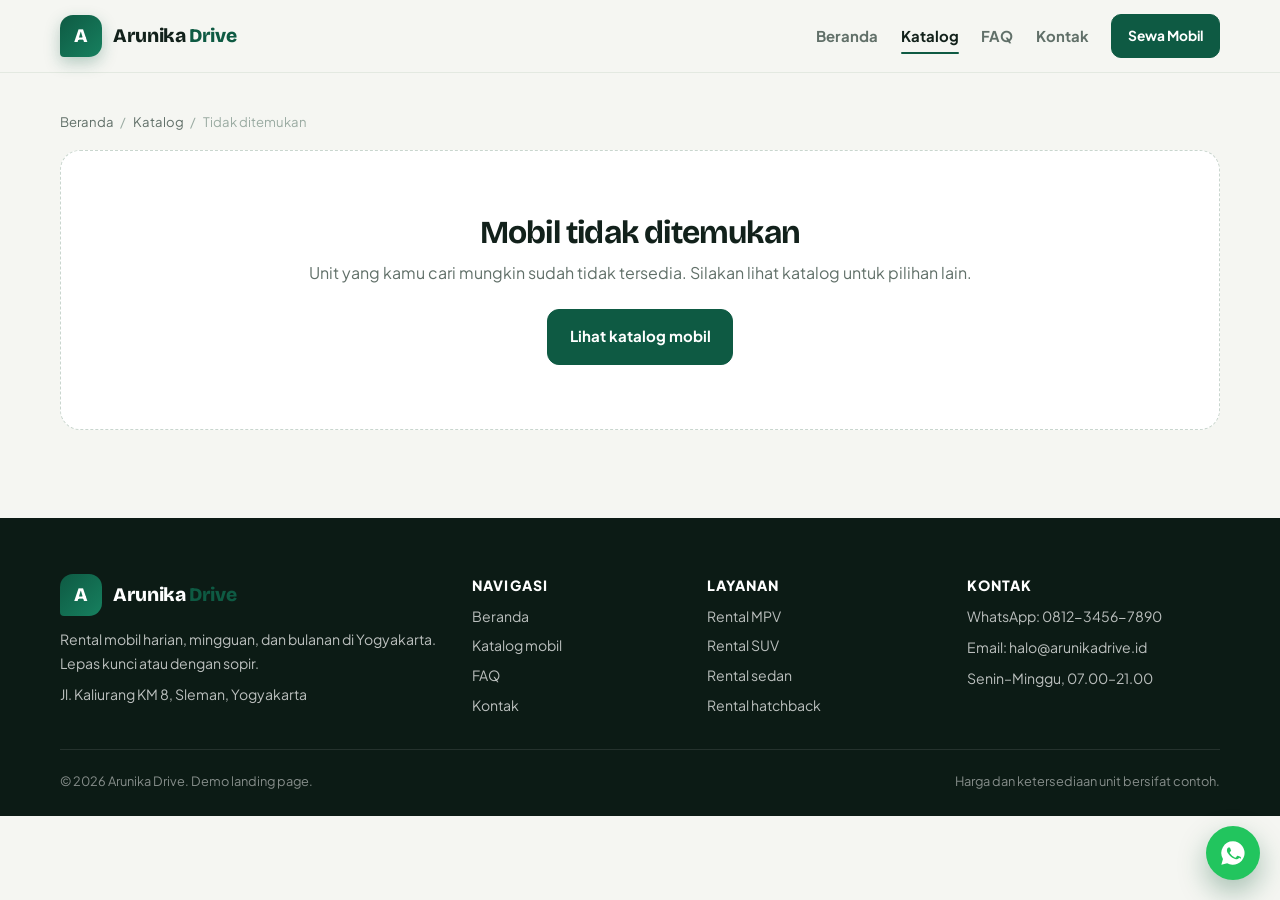
<file: job2-web-landing-maintenance/workspace/demo-rental-mobil-multipage/detail.html>
<!DOCTYPE html>
<html lang="id">
<head>
  <meta charset="UTF-8">
  <meta name="viewport" content="width=device-width, initial-scale=1.0">
  <title>Detail Mobil — Arunika Drive</title>
  <meta name="description" content="Lihat spesifikasi, fasilitas, dan harga sewa mobil Arunika Drive sebelum melakukan booking.">
  <link rel="icon" href="assets/favicon.svg" type="image/svg+xml">
  <link rel="preconnect" href="https://fonts.googleapis.com">
  <link rel="preconnect" href="https://fonts.gstatic.com" crossorigin>
  <link href="https://fonts.googleapis.com/css2?family=Bricolage+Grotesque:opsz,wght@12..96,500;12..96,600;12..96,700;12..96,800&family=Plus+Jakarta+Sans:wght@400;500;600;700;800&display=swap" rel="stylesheet">
  <link rel="stylesheet" href="css/styles.css">
  <script>document.documentElement.classList.add('js');</script>
</head>
<body data-page="detail">
  <a class="skip-link" href="#konten">Lewati ke konten</a>

  <header class="site-header">
    <div class="container nav">
      <a class="brand" href="index.html" aria-label="Arunika Drive">
        <span class="brand-mark">A</span>
        <span class="brand-name">Arunika <span>Drive</span></span>
      </a>
      <button class="menu-toggle" aria-expanded="false" aria-controls="nav-menu" aria-label="Buka menu">
        <span></span><span></span><span></span>
      </button>
      <nav id="nav-menu" class="nav-menu" aria-label="Navigasi utama">
        <a href="index.html" data-nav="home">Beranda</a>
        <a href="katalog.html" data-nav="katalog">Katalog</a>
        <a href="faq.html" data-nav="faq">FAQ</a>
        <a href="kontak.html" data-nav="kontak">Kontak</a>
        <a class="btn btn-sm" href="katalog.html">Sewa Mobil</a>
      </nav>
    </div>
  </header>

  <main id="konten">
    <section class="section detail-page">
      <div class="container">
        <nav class="breadcrumb breadcrumb-light" aria-label="Breadcrumb">
          <a href="index.html">Beranda</a><span>/</span>
          <a href="katalog.html">Katalog</a><span>/</span>
          <span id="crumb-name">Detail mobil</span>
        </nav>
        <div id="detail-root"></div>
      </div>
    </section>
  </main>

  <footer class="site-footer">
    <div class="container">
      <div class="footer-grid">
        <div>
          <a class="brand footer-brand" href="index.html">
            <span class="brand-mark">A</span>
            <span class="brand-name">Arunika <span>Drive</span></span>
          </a>
          <p>Rental mobil harian, mingguan, dan bulanan di Yogyakarta. Lepas kunci atau dengan sopir.</p>
          <p>Jl. Kaliurang KM 8, Sleman, Yogyakarta</p>
        </div>
        <div>
          <p class="footer-title">Navigasi</p>
          <div class="footer-links">
            <a href="index.html">Beranda</a>
            <a href="katalog.html">Katalog mobil</a>
            <a href="faq.html">FAQ</a>
            <a href="kontak.html">Kontak</a>
          </div>
        </div>
        <div>
          <p class="footer-title">Layanan</p>
          <div class="footer-links">
            <a href="katalog.html?type=mpv">Rental MPV</a>
            <a href="katalog.html?type=suv">Rental SUV</a>
            <a href="katalog.html?type=sedan">Rental sedan</a>
            <a href="katalog.html?type=hatchback">Rental hatchback</a>
          </div>
        </div>
        <div>
          <p class="footer-title">Kontak</p>
          <p>WhatsApp: <a href="https://wa.me/6281234567890" target="_blank" rel="noopener">0812-3456-7890</a></p>
          <p>Email: halo@arunikadrive.id</p>
          <p>Senin–Minggu, 07.00–21.00</p>
        </div>
      </div>
      <div class="footer-bottom">
        <p>&copy; <span id="current-year">2026</span> Arunika Drive. Demo landing page.</p>
        <p>Harga dan ketersediaan unit bersifat contoh.</p>
      </div>
    </div>
  </footer>

  <a class="wa-float" data-float-wa href="https://wa.me/6281234567890" target="_blank" rel="noopener" aria-label="Chat WhatsApp Arunika Drive">
    <svg viewBox="0 0 24 24" aria-hidden="true"><path d="M12 2a10 10 0 0 0-8.6 15.1L2 22l5-1.3A10 10 0 1 0 12 2zm5.2 14.1c-.2.6-1.2 1.2-1.7 1.2-.4.1-1 .1-1.6-.1-.4-.1-.9-.3-1.5-.6-2.7-1.2-4.4-3.9-4.5-4.1-.2-.3-1.1-1.4-1.1-2.7s.7-1.9.9-2.2c.2-.2.5-.3.7-.3h.5c.2 0 .4 0 .6.4.2.5.7 1.8.8 1.9.1.1.1.3 0 .5-.1.2-.2.4-.4.6-.2.2-.4.4-.5.6-.2.2-.3.4-.1.7.2.3.9 1.4 1.9 2.3 1.3 1.1 2.3 1.5 2.6 1.6.3.1.5.1.7-.1.2-.2.8-.9 1-1.2.2-.3.4-.3.7-.2.3.1 1.7.8 2 .9.3.2.5.2.5.4.1.2.1.7-.1 1.2z"/></svg>
  </a>

  <script src="js/data.js"></script>
  <script src="js/detail.js"></script>
  <script src="js/app.js"></script>
</body>
</html>
</file>
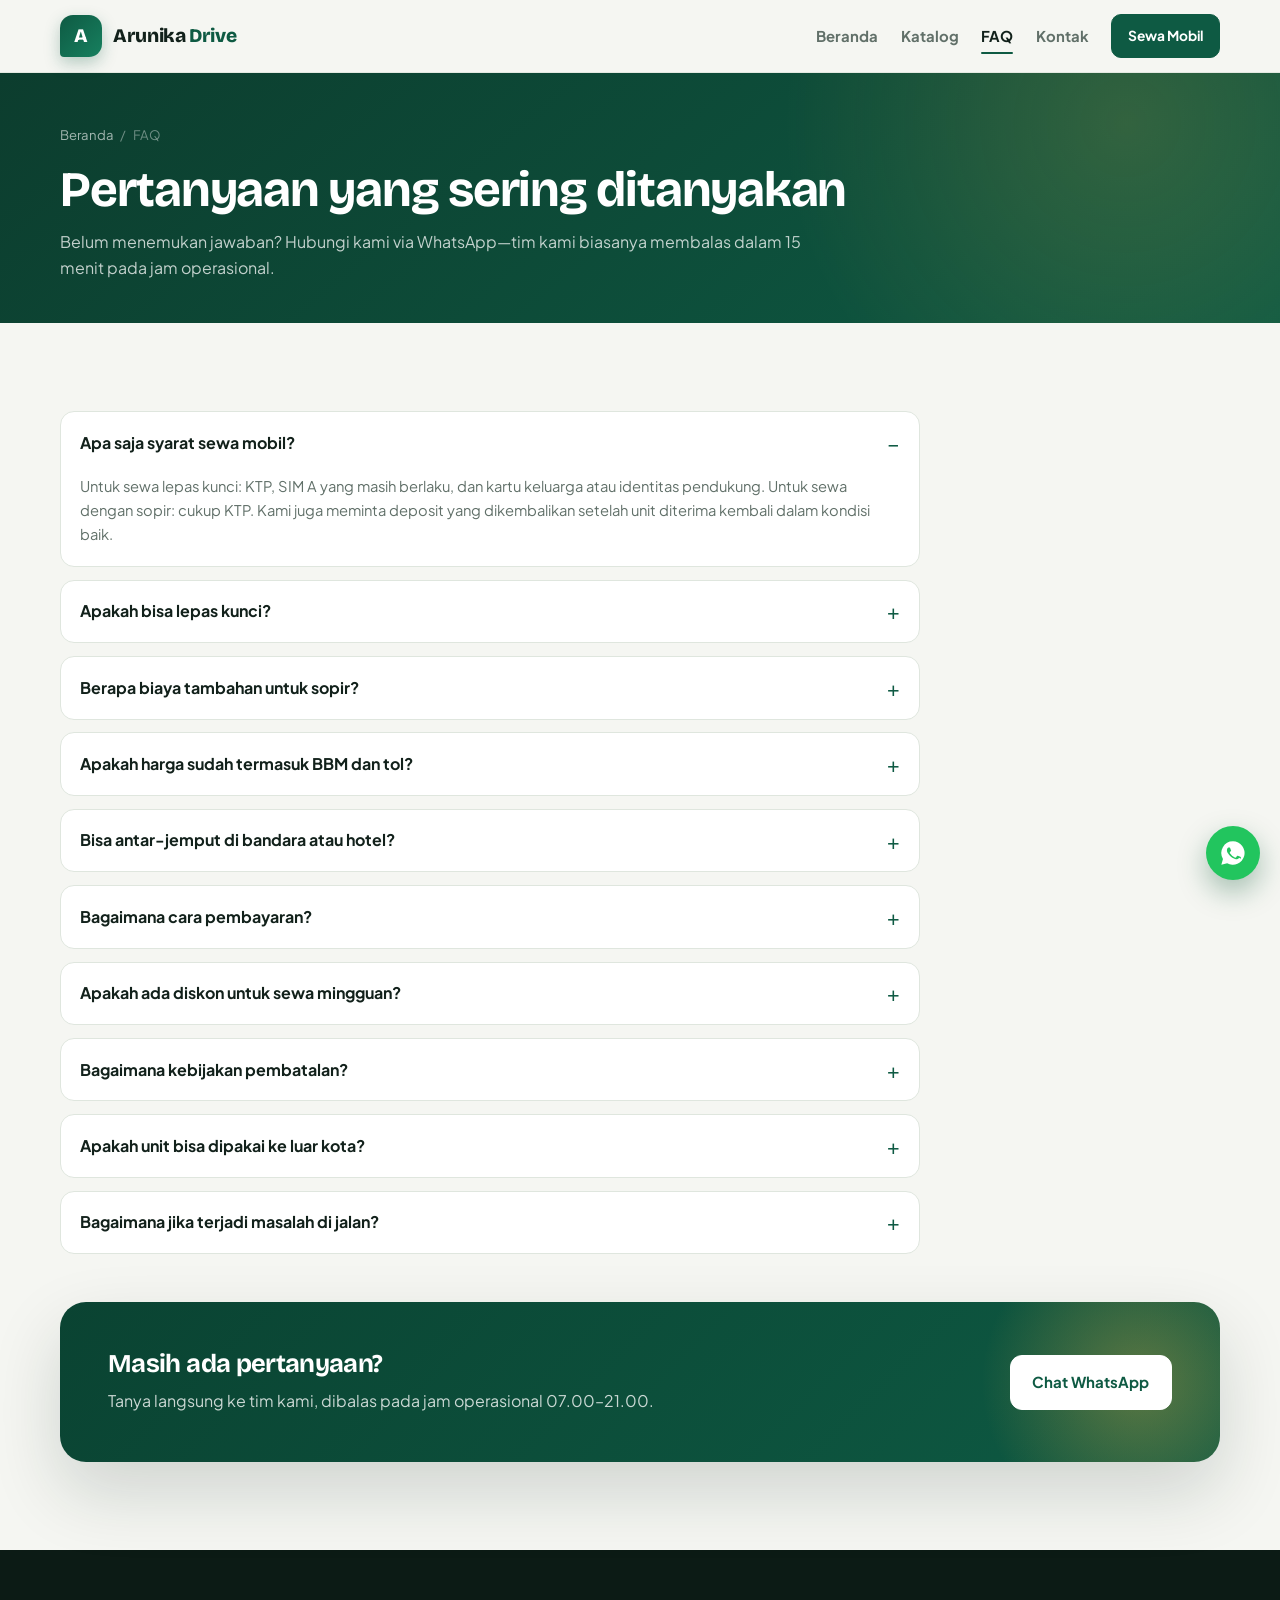
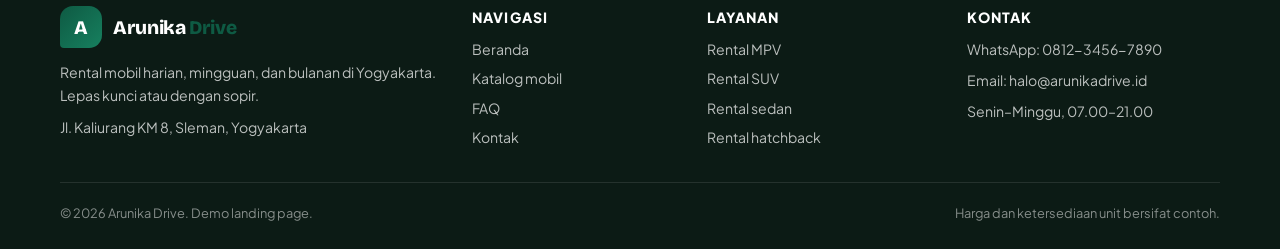
<file: job2-web-landing-maintenance/workspace/demo-rental-mobil-multipage/faq.html>
<!DOCTYPE html>
<html lang="id">
<head>
  <meta charset="UTF-8">
  <meta name="viewport" content="width=device-width, initial-scale=1.0">
  <title>FAQ Rental Mobil — Arunika Drive</title>
  <meta name="description" content="Pertanyaan umum seputar rental mobil Arunika Drive: syarat sewa, lepas kunci, sopir, pembayaran, antar-jemput, dan kebijakan pembatalan.">
  <link rel="icon" href="assets/favicon.svg" type="image/svg+xml">
  <link rel="preconnect" href="https://fonts.googleapis.com">
  <link rel="preconnect" href="https://fonts.gstatic.com" crossorigin>
  <link href="https://fonts.googleapis.com/css2?family=Bricolage+Grotesque:opsz,wght@12..96,500;12..96,600;12..96,700;12..96,800&family=Plus+Jakarta+Sans:wght@400;500;600;700;800&display=swap" rel="stylesheet">
  <link rel="stylesheet" href="css/styles.css">
  <script>document.documentElement.classList.add('js');</script>
</head>
<body data-page="faq">
  <a class="skip-link" href="#konten">Lewati ke konten</a>

  <header class="site-header">
    <div class="container nav">
      <a class="brand" href="index.html" aria-label="Arunika Drive">
        <span class="brand-mark">A</span>
        <span class="brand-name">Arunika <span>Drive</span></span>
      </a>
      <button class="menu-toggle" aria-expanded="false" aria-controls="nav-menu" aria-label="Buka menu">
        <span></span><span></span><span></span>
      </button>
      <nav id="nav-menu" class="nav-menu" aria-label="Navigasi utama">
        <a href="index.html" data-nav="home">Beranda</a>
        <a href="katalog.html" data-nav="katalog">Katalog</a>
        <a href="faq.html" data-nav="faq">FAQ</a>
        <a href="kontak.html" data-nav="kontak">Kontak</a>
        <a class="btn btn-sm" href="katalog.html">Sewa Mobil</a>
      </nav>
    </div>
  </header>

  <main id="konten">
    <section class="page-hero">
      <div class="container">
        <nav class="breadcrumb" aria-label="Breadcrumb">
          <a href="index.html">Beranda</a><span>/</span><span>FAQ</span>
        </nav>
        <h1>Pertanyaan yang sering ditanyakan</h1>
        <p>Belum menemukan jawaban? Hubungi kami via WhatsApp—tim kami biasanya membalas dalam 15 menit pada jam operasional.</p>
      </div>
    </section>

    <section class="section">
      <div class="container">
        <div class="faq-list">
          <details open>
            <summary>Apa saja syarat sewa mobil?</summary>
            <p>Untuk sewa lepas kunci: KTP, SIM A yang masih berlaku, dan kartu keluarga atau identitas pendukung. Untuk sewa dengan sopir: cukup KTP. Kami juga meminta deposit yang dikembalikan setelah unit diterima kembali dalam kondisi baik.</p>
          </details>
          <details>
            <summary>Apakah bisa lepas kunci?</summary>
            <p>Bisa. Sebagian besar unit tersedia untuk lepas kunci dengan verifikasi dokumen. Untuk pengemudi di bawah 21 tahun atau tanpa SIM A, kami sarankan menggunakan opsi dengan sopir.</p>
          </details>
          <details>
            <summary>Berapa biaya tambahan untuk sopir?</summary>
            <p>Biaya sopir Rp150.000 per hari, sudah termasuk bahan bakar sopir dan uang makan. Jika perjalanan melewati jam 22.00, ada biaya tambahan lembur yang diinformasikan sejak awal.</p>
          </details>
          <details>
            <summary>Apakah harga sudah termasuk BBM dan tol?</summary>
            <p>Harga sewa belum termasuk BBM, tol, dan parkir. Untuk opsi dengan sopir, BBM kendaraan tetap menjadi tanggung jawab penyewa, sedangkan BBM dan konsumsi sopir sudah termasuk dalam biaya sopir.</p>
          </details>
          <details>
            <summary>Bisa antar-jemput di bandara atau hotel?</summary>
            <p>Bisa. Antar-jemput dalam kota Rp50.000 dan bandara Rp100.000 sekali jalan. Untuk lokasi di luar area tersebut, tim kami akan menghitung biaya sesuai jarak.</p>
          </details>
          <details>
            <summary>Bagaimana cara pembayaran?</summary>
            <p>DP 30% untuk mengunci unit, sisanya dibayarkan saat serah terima. Pembayaran bisa via transfer bank atau QRIS. Untuk sewa bulanan, tersedia skema pembayaran bertahap.</p>
          </details>
          <details>
            <summary>Apakah ada diskon untuk sewa mingguan?</summary>
            <p>Ada. Sewa 7 hari atau lebih mendapat diskon 10% dari harga sewa. Untuk durasi bulanan, hubungi kami untuk penawaran khusus.</p>
          </details>
          <details>
            <summary>Bagaimana kebijakan pembatalan?</summary>
            <p>Pembatalan lebih dari 48 jam sebelum jadwal: DP dikembalikan penuh. Pembatalan 24–48 jam: DP dikembalikan 50%. Kurang dari 24 jam: DP tidak dapat dikembalikan, tetapi bisa dialihkan ke tanggal lain dalam 30 hari.</p>
          </details>
          <details>
            <summary>Apakah unit bisa dipakai ke luar kota?</summary>
            <p>Bisa, dengan pemberitahuan saat booking. Untuk perjalanan ke luar Jawa, diperlukan persetujuan khusus dan pemeriksaan unit tambahan. Opsi dengan sopir sangat disarankan untuk perjalanan jauh.</p>
          </details>
          <details>
            <summary>Bagaimana jika terjadi masalah di jalan?</summary>
            <p>Hubungi nomor darurat yang tertera di surat perjanjian. Kami menyediakan bantuan darurat 24 jam, termasuk derek ke bengkel mitra terdekat bila diperlukan.</p>
          </details>
        </div>

        <div class="cta-box" style="margin-top: 3rem;">
          <div>
            <h2 style="font-size: 1.6rem;">Masih ada pertanyaan?</h2>
            <p>Tanya langsung ke tim kami, dibalas pada jam operasional 07.00–21.00.</p>
          </div>
          <a class="btn btn-light" href="https://wa.me/6281234567890?text=Halo%20Arunika%20Drive%2C%20saya%20ingin%20bertanya." target="_blank" rel="noopener">Chat WhatsApp</a>
        </div>
      </div>
    </section>
  </main>

  <footer class="site-footer">
    <div class="container">
      <div class="footer-grid">
        <div>
          <a class="brand footer-brand" href="index.html">
            <span class="brand-mark">A</span>
            <span class="brand-name">Arunika <span>Drive</span></span>
          </a>
          <p>Rental mobil harian, mingguan, dan bulanan di Yogyakarta. Lepas kunci atau dengan sopir.</p>
          <p>Jl. Kaliurang KM 8, Sleman, Yogyakarta</p>
        </div>
        <div>
          <p class="footer-title">Navigasi</p>
          <div class="footer-links">
            <a href="index.html">Beranda</a>
            <a href="katalog.html">Katalog mobil</a>
            <a href="faq.html">FAQ</a>
            <a href="kontak.html">Kontak</a>
          </div>
        </div>
        <div>
          <p class="footer-title">Layanan</p>
          <div class="footer-links">
            <a href="katalog.html?type=mpv">Rental MPV</a>
            <a href="katalog.html?type=suv">Rental SUV</a>
            <a href="katalog.html?type=sedan">Rental sedan</a>
            <a href="katalog.html?type=hatchback">Rental hatchback</a>
          </div>
        </div>
        <div>
          <p class="footer-title">Kontak</p>
          <p>WhatsApp: <a href="https://wa.me/6281234567890" target="_blank" rel="noopener">0812-3456-7890</a></p>
          <p>Email: halo@arunikadrive.id</p>
          <p>Senin–Minggu, 07.00–21.00</p>
        </div>
      </div>
      <div class="footer-bottom">
        <p>&copy; <span id="current-year">2026</span> Arunika Drive. Demo landing page.</p>
        <p>Harga dan ketersediaan unit bersifat contoh.</p>
      </div>
    </div>
  </footer>

  <a class="wa-float" data-float-wa href="https://wa.me/6281234567890" target="_blank" rel="noopener" aria-label="Chat WhatsApp Arunika Drive">
    <svg viewBox="0 0 24 24" aria-hidden="true"><path d="M12 2a10 10 0 0 0-8.6 15.1L2 22l5-1.3A10 10 0 1 0 12 2zm5.2 14.1c-.2.6-1.2 1.2-1.7 1.2-.4.1-1 .1-1.6-.1-.4-.1-.9-.3-1.5-.6-2.7-1.2-4.4-3.9-4.5-4.1-.2-.3-1.1-1.4-1.1-2.7s.7-1.9.9-2.2c.2-.2.5-.3.7-.3h.5c.2 0 .4 0 .6.4.2.5.7 1.8.8 1.9.1.1.1.3 0 .5-.1.2-.2.4-.4.6-.2.2-.4.4-.5.6-.2.2-.3.4-.1.7.2.3.9 1.4 1.9 2.3 1.3 1.1 2.3 1.5 2.6 1.6.3.1.5.1.7-.1.2-.2.8-.9 1-1.2.2-.3.4-.3.7-.2.3.1 1.7.8 2 .9.3.2.5.2.5.4.1.2.1.7-.1 1.2z"/></svg>
  </a>

  <script src="js/data.js"></script>
  <script src="js/app.js"></script>
</body>
</html>
</file>
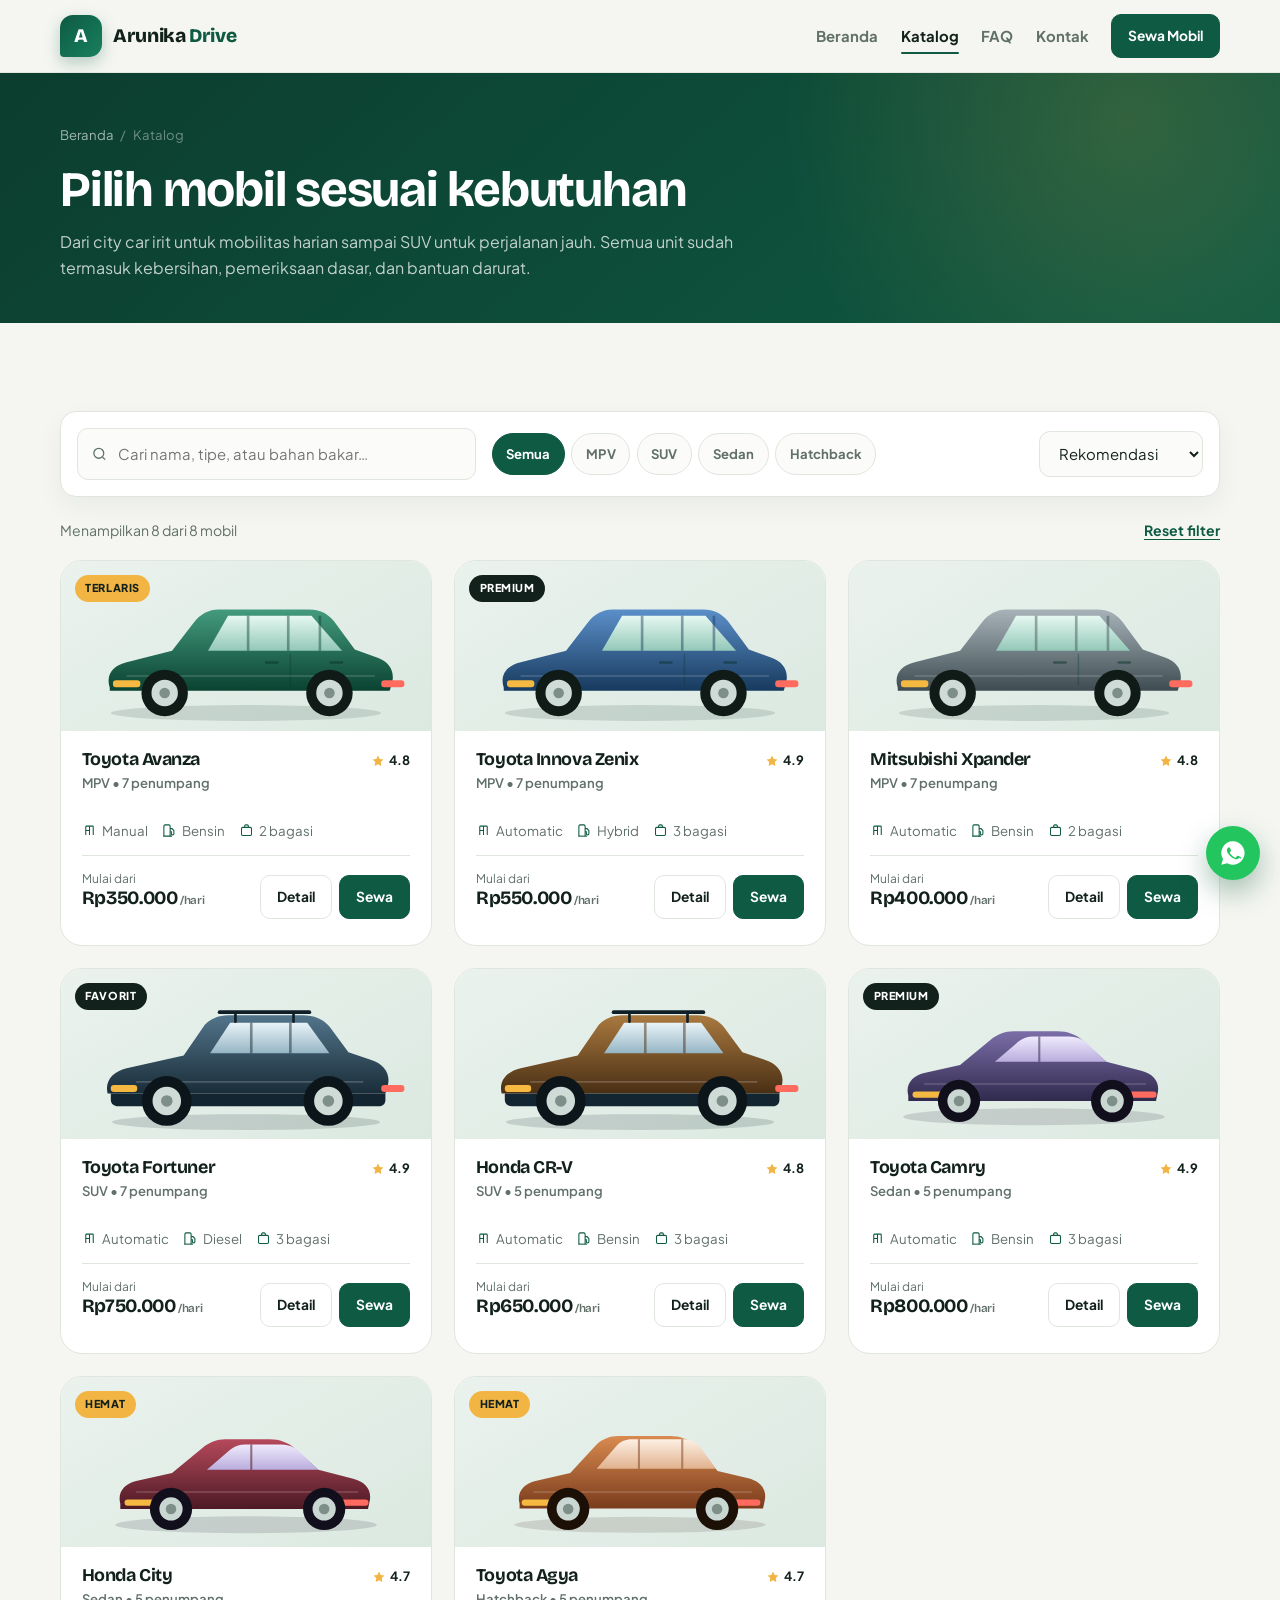
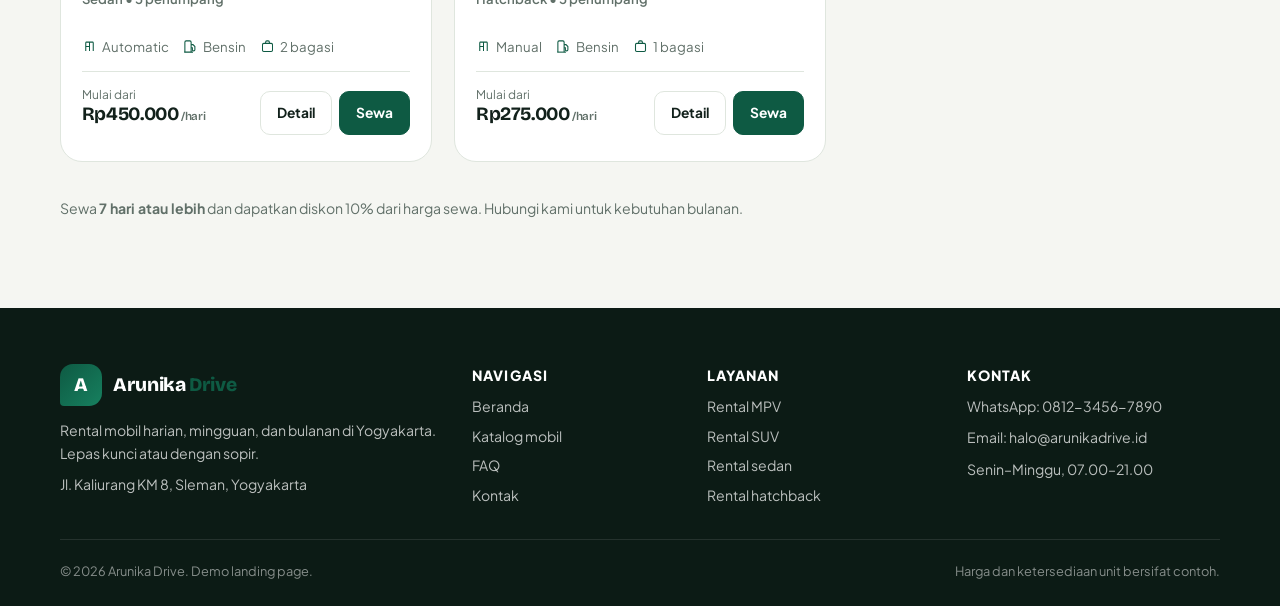
<file: job2-web-landing-maintenance/workspace/demo-rental-mobil-multipage/katalog.html>
<!DOCTYPE html>
<html lang="id">
<head>
  <meta charset="UTF-8">
  <meta name="viewport" content="width=device-width, initial-scale=1.0">
  <title>Katalog Mobil — Arunika Drive</title>
  <meta name="description" content="Bandingkan pilihan mobil rental Arunika Drive: MPV, SUV, sedan, dan hatchback. Filter berdasarkan tipe, cari mobil, dan lihat harga per hari.">
  <link rel="icon" href="assets/favicon.svg" type="image/svg+xml">
  <link rel="preconnect" href="https://fonts.googleapis.com">
  <link rel="preconnect" href="https://fonts.gstatic.com" crossorigin>
  <link href="https://fonts.googleapis.com/css2?family=Bricolage+Grotesque:opsz,wght@12..96,500;12..96,600;12..96,700;12..96,800&family=Plus+Jakarta+Sans:wght@400;500;600;700;800&display=swap" rel="stylesheet">
  <link rel="stylesheet" href="css/styles.css">
  <script>document.documentElement.classList.add('js');</script>
</head>
<body data-page="katalog">
  <a class="skip-link" href="#konten">Lewati ke konten</a>

  <header class="site-header">
    <div class="container nav">
      <a class="brand" href="index.html" aria-label="Arunika Drive">
        <span class="brand-mark">A</span>
        <span class="brand-name">Arunika <span>Drive</span></span>
      </a>
      <button class="menu-toggle" aria-expanded="false" aria-controls="nav-menu" aria-label="Buka menu">
        <span></span><span></span><span></span>
      </button>
      <nav id="nav-menu" class="nav-menu" aria-label="Navigasi utama">
        <a href="index.html" data-nav="home">Beranda</a>
        <a href="katalog.html" data-nav="katalog">Katalog</a>
        <a href="faq.html" data-nav="faq">FAQ</a>
        <a href="kontak.html" data-nav="kontak">Kontak</a>
        <a class="btn btn-sm" href="katalog.html">Sewa Mobil</a>
      </nav>
    </div>
  </header>

  <main id="konten">
    <section class="page-hero">
      <div class="container">
        <nav class="breadcrumb" aria-label="Breadcrumb">
          <a href="index.html">Beranda</a><span>/</span><span>Katalog</span>
        </nav>
        <h1>Pilih mobil sesuai kebutuhan</h1>
        <p>Dari city car irit untuk mobilitas harian sampai SUV untuk perjalanan jauh. Semua unit sudah termasuk kebersihan, pemeriksaan dasar, dan bantuan darurat.</p>
      </div>
    </section>

    <section class="section">
      <div class="container">
        <div class="filter-bar">
          <div class="search-field">
            <svg viewBox="0 0 24 24" aria-hidden="true"><circle cx="11" cy="11" r="7"/><path d="M20 20l-3.5-3.5"/></svg>
            <label class="sr-only" for="catalog-search" style="position:absolute;width:1px;height:1px;overflow:hidden;clip:rect(0 0 0 0)">Cari mobil</label>
            <input class="input" type="search" id="catalog-search" placeholder="Cari nama, tipe, atau bahan bakar…" autocomplete="off">
          </div>
          <div class="chips" role="group" aria-label="Filter tipe mobil">
            <button class="chip is-active" type="button" data-type="all" aria-pressed="true">Semua</button>
            <button class="chip" type="button" data-type="mpv" aria-pressed="false">MPV</button>
            <button class="chip" type="button" data-type="suv" aria-pressed="false">SUV</button>
            <button class="chip" type="button" data-type="sedan" aria-pressed="false">Sedan</button>
            <button class="chip" type="button" data-type="hatchback" aria-pressed="false">Hatchback</button>
          </div>
          <div class="field">
            <label class="sr-only" for="sort-select" style="position:absolute;width:1px;height:1px;overflow:hidden;clip:rect(0 0 0 0)">Urutkan</label>
            <select class="select" id="sort-select">
              <option value="recommended">Rekomendasi</option>
              <option value="price-asc">Harga terendah</option>
              <option value="price-desc">Harga tertinggi</option>
              <option value="rating-desc">Rating tertinggi</option>
            </select>
          </div>
        </div>

        <div class="result-line">
          <p id="result-count">Menampilkan semua mobil</p>
          <button class="link-btn" type="button" id="reset-filter">Reset filter</button>
        </div>

        <div class="cars-grid" id="catalog-grid"></div>

        <div class="empty-state" id="empty-state" hidden>
          <h3>Belum ada mobil yang cocok</h3>
          <p>Coba kata kunci lain atau reset filter untuk melihat semua pilihan.</p>
          <button class="btn" type="button" id="empty-reset">Lihat semua mobil</button>
        </div>

        <p style="margin: 2.2rem 0 0; color: var(--muted); font-size: .88rem;">
          Sewa <strong>7 hari atau lebih</strong> dan dapatkan diskon 10% dari harga sewa. Hubungi kami untuk kebutuhan bulanan.
        </p>
      </div>
    </section>
  </main>

  <footer class="site-footer">
    <div class="container">
      <div class="footer-grid">
        <div>
          <a class="brand footer-brand" href="index.html">
            <span class="brand-mark">A</span>
            <span class="brand-name">Arunika <span>Drive</span></span>
          </a>
          <p>Rental mobil harian, mingguan, dan bulanan di Yogyakarta. Lepas kunci atau dengan sopir.</p>
          <p>Jl. Kaliurang KM 8, Sleman, Yogyakarta</p>
        </div>
        <div>
          <p class="footer-title">Navigasi</p>
          <div class="footer-links">
            <a href="index.html">Beranda</a>
            <a href="katalog.html">Katalog mobil</a>
            <a href="faq.html">FAQ</a>
            <a href="kontak.html">Kontak</a>
          </div>
        </div>
        <div>
          <p class="footer-title">Layanan</p>
          <div class="footer-links">
            <a href="katalog.html?type=mpv">Rental MPV</a>
            <a href="katalog.html?type=suv">Rental SUV</a>
            <a href="katalog.html?type=sedan">Rental sedan</a>
            <a href="katalog.html?type=hatchback">Rental hatchback</a>
          </div>
        </div>
        <div>
          <p class="footer-title">Kontak</p>
          <p>WhatsApp: <a href="https://wa.me/6281234567890" target="_blank" rel="noopener">0812-3456-7890</a></p>
          <p>Email: halo@arunikadrive.id</p>
          <p>Senin–Minggu, 07.00–21.00</p>
        </div>
      </div>
      <div class="footer-bottom">
        <p>&copy; <span id="current-year">2026</span> Arunika Drive. Demo landing page.</p>
        <p>Harga dan ketersediaan unit bersifat contoh.</p>
      </div>
    </div>
  </footer>

  <a class="wa-float" data-float-wa href="https://wa.me/6281234567890" target="_blank" rel="noopener" aria-label="Chat WhatsApp Arunika Drive">
    <svg viewBox="0 0 24 24" aria-hidden="true"><path d="M12 2a10 10 0 0 0-8.6 15.1L2 22l5-1.3A10 10 0 1 0 12 2zm5.2 14.1c-.2.6-1.2 1.2-1.7 1.2-.4.1-1 .1-1.6-.1-.4-.1-.9-.3-1.5-.6-2.7-1.2-4.4-3.9-4.5-4.1-.2-.3-1.1-1.4-1.1-2.7s.7-1.9.9-2.2c.2-.2.5-.3.7-.3h.5c.2 0 .4 0 .6.4.2.5.7 1.8.8 1.9.1.1.1.3 0 .5-.1.2-.2.4-.4.6-.2.2-.4.4-.5.6-.2.2-.3.4-.1.7.2.3.9 1.4 1.9 2.3 1.3 1.1 2.3 1.5 2.6 1.6.3.1.5.1.7-.1.2-.2.8-.9 1-1.2.2-.3.4-.3.7-.2.3.1 1.7.8 2 .9.3.2.5.2.5.4.1.2.1.7-.1 1.2z"/></svg>
  </a>

  <script src="js/data.js"></script>
  <script src="js/katalog.js"></script>
  <script src="js/app.js"></script>
</body>
</html>
</file>
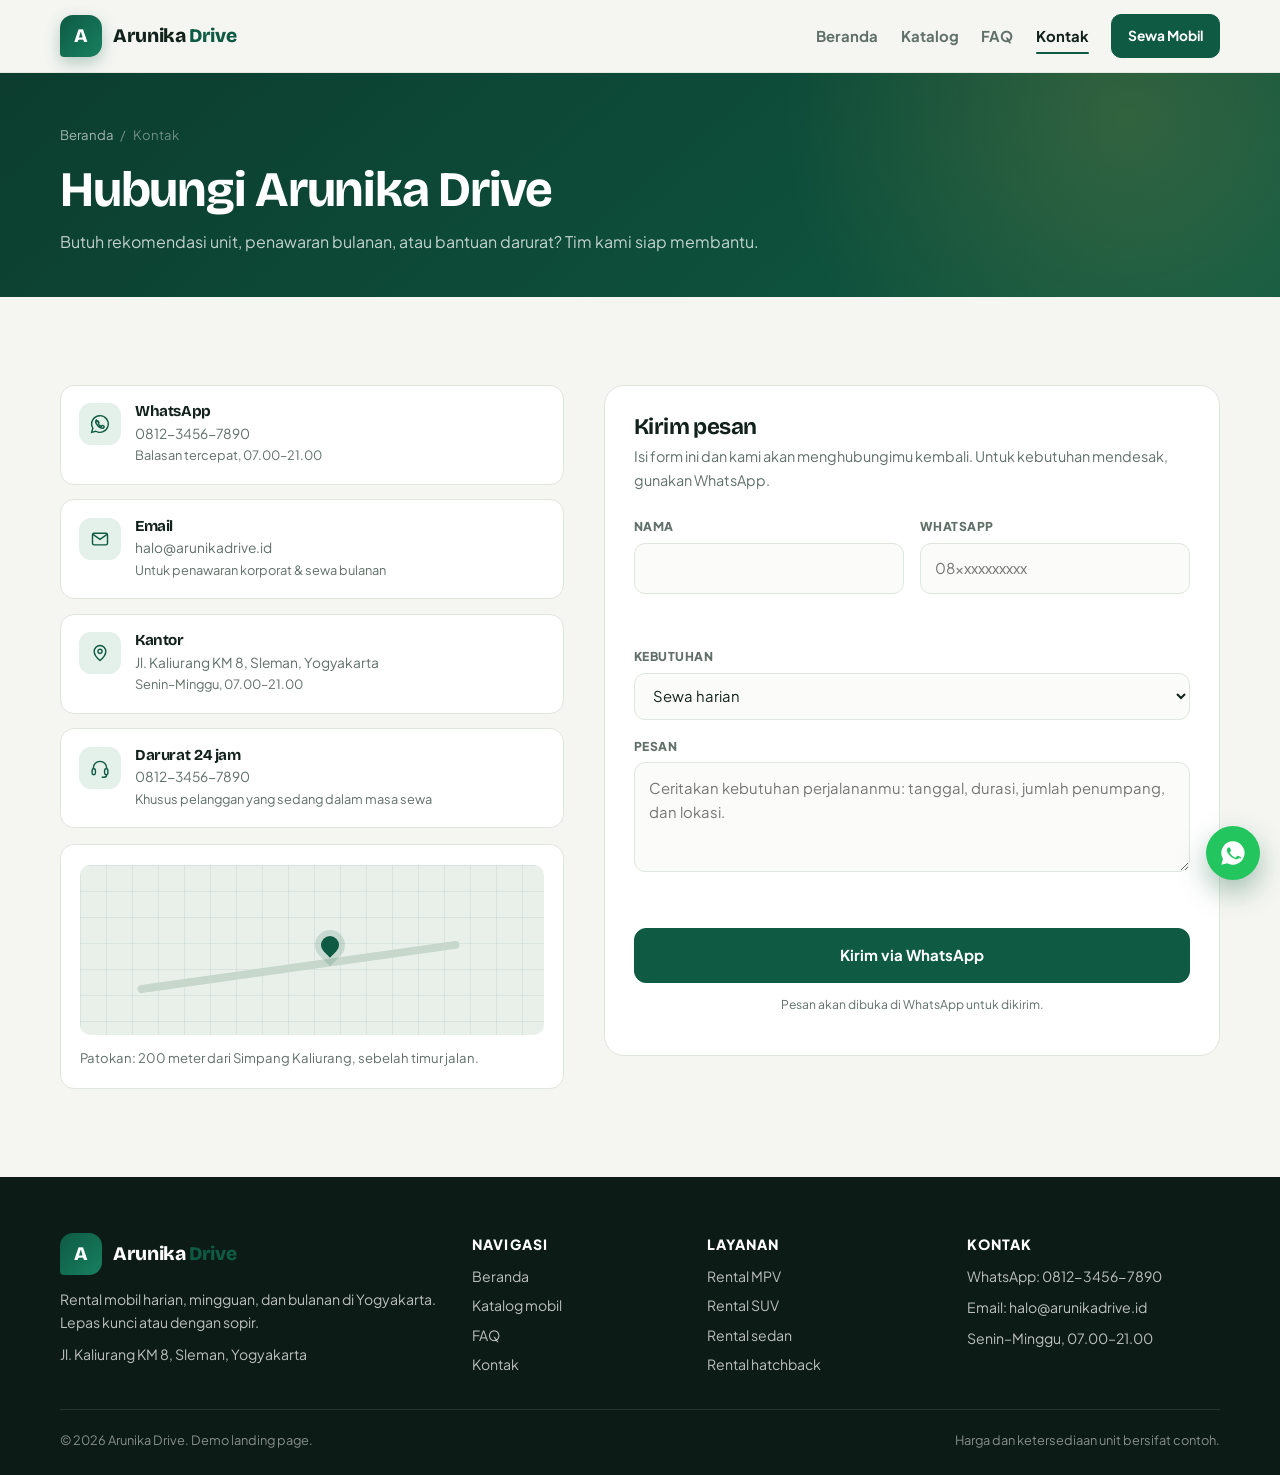
<file: job2-web-landing-maintenance/workspace/demo-rental-mobil-multipage/kontak.html>
<!DOCTYPE html>
<html lang="id">
<head>
  <meta charset="UTF-8">
  <meta name="viewport" content="width=device-width, initial-scale=1.0">
  <title>Kontak — Arunika Drive</title>
  <meta name="description" content="Hubungi Arunika Drive untuk rental mobil di Yogyakarta. WhatsApp, email, alamat kantor, dan jam operasional.">
  <link rel="icon" href="assets/favicon.svg" type="image/svg+xml">
  <link rel="preconnect" href="https://fonts.googleapis.com">
  <link rel="preconnect" href="https://fonts.gstatic.com" crossorigin>
  <link href="https://fonts.googleapis.com/css2?family=Bricolage+Grotesque:opsz,wght@12..96,500;12..96,600;12..96,700;12..96,800&family=Plus+Jakarta+Sans:wght@400;500;600;700;800&display=swap" rel="stylesheet">
  <link rel="stylesheet" href="css/styles.css">
  <script>document.documentElement.classList.add('js');</script>
</head>
<body data-page="kontak">
  <a class="skip-link" href="#konten">Lewati ke konten</a>

  <header class="site-header">
    <div class="container nav">
      <a class="brand" href="index.html" aria-label="Arunika Drive">
        <span class="brand-mark">A</span>
        <span class="brand-name">Arunika <span>Drive</span></span>
      </a>
      <button class="menu-toggle" aria-expanded="false" aria-controls="nav-menu" aria-label="Buka menu">
        <span></span><span></span><span></span>
      </button>
      <nav id="nav-menu" class="nav-menu" aria-label="Navigasi utama">
        <a href="index.html" data-nav="home">Beranda</a>
        <a href="katalog.html" data-nav="katalog">Katalog</a>
        <a href="faq.html" data-nav="faq">FAQ</a>
        <a href="kontak.html" data-nav="kontak">Kontak</a>
        <a class="btn btn-sm" href="katalog.html">Sewa Mobil</a>
      </nav>
    </div>
  </header>

  <main id="konten">
    <section class="page-hero">
      <div class="container">
        <nav class="breadcrumb" aria-label="Breadcrumb">
          <a href="index.html">Beranda</a><span>/</span><span>Kontak</span>
        </nav>
        <h1>Hubungi Arunika Drive</h1>
        <p>Butuh rekomendasi unit, penawaran bulanan, atau bantuan darurat? Tim kami siap membantu.</p>
      </div>
    </section>

    <section class="section">
      <div class="container contact-grid">
        <div>
          <div class="contact-cards">
            <div class="contact-card">
              <div class="contact-icon">
                <svg viewBox="0 0 24 24" aria-hidden="true"><path d="M12 2a10 10 0 0 0-8.6 15.1L2 22l5-1.3A10 10 0 1 0 12 2z"/><path d="M8.5 8.8c.2-.4.4-.4.6-.4h.4c.2 0 .4 0 .5.4l.7 1.6c.1.2 0 .4-.1.5l-.4.5c-.1.2-.2.3-.1.5.2.4.8 1.2 1.6 1.9.7.6 1.3.8 1.5.9.2.1.4 0 .5-.1l.7-.8c.2-.2.4-.2.6-.1l1.6.8c.2.1.4.2.4.4 0 .3 0 .9-.2 1.2-.2.4-1 1-1.5 1-.4 0-1 .1-3.2-.9-2.6-1.2-4.2-4-4.3-4.2-.1-.2-1-1.3-1-2.6 0-1.2.6-1.8.9-2.1z"/></svg>
              </div>
              <div>
                <h3>WhatsApp</h3>
                <p><a href="https://wa.me/6281234567890" target="_blank" rel="noopener">0812-3456-7890</a></p>
                <p style="font-size: .8rem;">Balasan tercepat, 07.00–21.00</p>
              </div>
            </div>

            <div class="contact-card">
              <div class="contact-icon">
                <svg viewBox="0 0 24 24" aria-hidden="true"><rect x="3" y="5" width="18" height="14" rx="2"/><path d="M3.5 6.5l8.5 6 8.5-6"/></svg>
              </div>
              <div>
                <h3>Email</h3>
                <p><a href="mailto:halo@arunikadrive.id">halo@arunikadrive.id</a></p>
                <p style="font-size: .8rem;">Untuk penawaran korporat &amp; sewa bulanan</p>
              </div>
            </div>

            <div class="contact-card">
              <div class="contact-icon">
                <svg viewBox="0 0 24 24" aria-hidden="true"><path d="M12 21s7-5.5 7-11a7 7 0 1 0-14 0c0 5.5 7 11 7 11z"/><circle cx="12" cy="10" r="2.5"/></svg>
              </div>
              <div>
                <h3>Kantor</h3>
                <p>Jl. Kaliurang KM 8, Sleman, Yogyakarta</p>
                <p style="font-size: .8rem;">Senin–Minggu, 07.00–21.00</p>
              </div>
            </div>

            <div class="contact-card">
              <div class="contact-icon">
                <svg viewBox="0 0 24 24" aria-hidden="true"><path d="M4 13v-1a8 8 0 0 1 16 0v1"/><rect x="2.5" y="13" width="4" height="7" rx="2"/><rect x="17.5" y="13" width="4" height="7" rx="2"/><path d="M20 20a3 3 0 0 1-3 3h-3"/></svg>
              </div>
              <div>
                <h3>Darurat 24 jam</h3>
                <p><a href="tel:+6281234567890">0812-3456-7890</a></p>
                <p style="font-size: .8rem;">Khusus pelanggan yang sedang dalam masa sewa</p>
              </div>
            </div>
          </div>

          <div class="map-card">
            <div class="map-visual" role="img" aria-label="Ilustrasi peta lokasi kantor Arunika Drive di Sleman, Yogyakarta">
              <span class="map-pin"></span>
            </div>
            <p>Patokan: 200 meter dari Simpang Kaliurang, sebelah timur jalan.</p>
          </div>
        </div>

        <div class="form-card" id="contact-form-card">
          <h2>Kirim pesan</h2>
          <p>Isi form ini dan kami akan menghubungimu kembali. Untuk kebutuhan mendesak, gunakan WhatsApp.</p>

          <form id="contact-form" novalidate>
            <div class="form-grid">
              <div class="field">
                <label for="contact-name">Nama</label>
                <input class="input" type="text" id="contact-name" name="name" autocomplete="name" required>
                <p class="field-error" data-error-for="name"></p>
              </div>
              <div class="field">
                <label for="contact-wa">WhatsApp</label>
                <input class="input" type="tel" id="contact-wa" name="whatsapp" inputmode="tel" autocomplete="tel" placeholder="08xxxxxxxxxx" required>
                <p class="field-error" data-error-for="whatsapp"></p>
              </div>
              <div class="field field-full">
                <label for="contact-topic">Kebutuhan</label>
                <select class="select" id="contact-topic" name="topic">
                  <option value="Sewa harian">Sewa harian</option>
                  <option value="Sewa mingguan">Sewa mingguan</option>
                  <option value="Sewa bulanan">Sewa bulanan</option>
                  <option value="Sewa dengan sopir">Sewa dengan sopir</option>
                  <option value="Penawaran korporat">Penawaran korporat</option>
                  <option value="Lainnya">Lainnya</option>
                </select>
              </div>
              <div class="field field-full">
                <label for="contact-message">Pesan</label>
                <textarea class="textarea" id="contact-message" name="message" placeholder="Ceritakan kebutuhan perjalananmu: tanggal, durasi, jumlah penumpang, dan lokasi." required></textarea>
                <p class="field-error" data-error-for="message"></p>
              </div>
            </div>
            <div style="margin-top: 1.2rem;">
              <button class="btn btn-block" type="submit">Kirim via WhatsApp</button>
              <p class="field-hint" style="margin-top: .7rem; text-align: center;">Pesan akan dibuka di WhatsApp untuk dikirim.</p>
            </div>
          </form>
        </div>
      </div>
    </section>
  </main>

  <footer class="site-footer">
    <div class="container">
      <div class="footer-grid">
        <div>
          <a class="brand footer-brand" href="index.html">
            <span class="brand-mark">A</span>
            <span class="brand-name">Arunika <span>Drive</span></span>
          </a>
          <p>Rental mobil harian, mingguan, dan bulanan di Yogyakarta. Lepas kunci atau dengan sopir.</p>
          <p>Jl. Kaliurang KM 8, Sleman, Yogyakarta</p>
        </div>
        <div>
          <p class="footer-title">Navigasi</p>
          <div class="footer-links">
            <a href="index.html">Beranda</a>
            <a href="katalog.html">Katalog mobil</a>
            <a href="faq.html">FAQ</a>
            <a href="kontak.html">Kontak</a>
          </div>
        </div>
        <div>
          <p class="footer-title">Layanan</p>
          <div class="footer-links">
            <a href="katalog.html?type=mpv">Rental MPV</a>
            <a href="katalog.html?type=suv">Rental SUV</a>
            <a href="katalog.html?type=sedan">Rental sedan</a>
            <a href="katalog.html?type=hatchback">Rental hatchback</a>
          </div>
        </div>
        <div>
          <p class="footer-title">Kontak</p>
          <p>WhatsApp: <a href="https://wa.me/6281234567890" target="_blank" rel="noopener">0812-3456-7890</a></p>
          <p>Email: halo@arunikadrive.id</p>
          <p>Senin–Minggu, 07.00–21.00</p>
        </div>
      </div>
      <div class="footer-bottom">
        <p>&copy; <span id="current-year">2026</span> Arunika Drive. Demo landing page.</p>
        <p>Harga dan ketersediaan unit bersifat contoh.</p>
      </div>
    </div>
  </footer>

  <a class="wa-float" data-float-wa href="https://wa.me/6281234567890" target="_blank" rel="noopener" aria-label="Chat WhatsApp Arunika Drive">
    <svg viewBox="0 0 24 24" aria-hidden="true"><path d="M12 2a10 10 0 0 0-8.6 15.1L2 22l5-1.3A10 10 0 1 0 12 2zm5.2 14.1c-.2.6-1.2 1.2-1.7 1.2-.4.1-1 .1-1.6-.1-.4-.1-.9-.3-1.5-.6-2.7-1.2-4.4-3.9-4.5-4.1-.2-.3-1.1-1.4-1.1-2.7s.7-1.9.9-2.2c.2-.2.5-.3.7-.3h.5c.2 0 .4 0 .6.4.2.5.7 1.8.8 1.9.1.1.1.3 0 .5-.1.2-.2.4-.4.6-.2.2-.4.4-.5.6-.2.2-.3.4-.1.7.2.3.9 1.4 1.9 2.3 1.3 1.1 2.3 1.5 2.6 1.6.3.1.5.1.7-.1.2-.2.8-.9 1-1.2.2-.3.4-.3.7-.2.3.1 1.7.8 2 .9.3.2.5.2.5.4.1.2.1.7-.1 1.2z"/></svg>
  </a>

  <script src="js/data.js"></script>
  <script src="js/kontak.js"></script>
  <script src="js/app.js"></script>
</body>
</html>
</file>
<file: job2-web-landing-maintenance/workspace/demo-landingpage-kedai-kopi/css/styles.css>
:root {
  --bg: #faf4e8;
  --bg-alt: #f3e8d3;
  --surface: #fffdf8;
  --text: #231f1a;
  --muted: #7a6e5d;
  --line: #e9dcc8;
  --primary: #8F4F2B;
  --primary-dark: #6f3922;
  --primary-soft: #f7e5dc;
  --accent: #5f6f52;
  --accent-dark: #4e5f42;
  --shadow: 0 12px 30px rgba(70, 50, 30, 0.08);
  --radius: 18px;
}
*, *::before, *::after { box-sizing: border-box; }
html { scroll-behavior: smooth; }
body { margin: 0; font-family: "Plus Jakarta Sans", system-ui, -apple-system, sans-serif; color: var(--text); background: var(--bg); line-height: 1.6; }
img { max-width: 100%; display: block; }
a { color: inherit; text-decoration: none; }
p, h1, h2, h3, h4 { margin-top: 0; }
button, input { font: inherit; }
::selection { background: var(--primary-soft); color: var(--primary-dark); }

h1, h2, h3 { font-family: "Plus Jakarta Sans", system-ui, sans-serif; font-weight: 800; letter-spacing: -0.015em; }
h1 { font-size: clamp(2.5rem, 6vw, 3.8rem); }
h2, h3, h4 { line-height: 1.18; }

.container { width: min(1100px, calc(100% - 2rem)); margin-inline: auto; }
.section { padding: 5.5rem 0; }
.section-alt { background: linear-gradient(180deg, var(--bg-alt), #f8ecd6); border-top: 1px solid var(--line); border-bottom: 1px solid var(--line); }
.eyebrow { display: inline-block; font-size: 0.76rem; font-weight: 800; letter-spacing: 0.09em; text-transform: uppercase; color: var(--primary); margin-bottom: 0.75rem; }
.dot { display: inline-block; width: 6px; height: 6px; border-radius: 50%; background: var(--primary); box-shadow: 0 0 0 4px rgba(143, 79, 43, 0.16); vertical-align: middle; margin-right: 0.35rem; }
.section-head { max-width: 700px; margin-bottom: 2.5rem; }
.section-head h2 { font-size: clamp(1.8rem, 4vw, 2.7rem); margin-bottom: 0.75rem; }
.section-head p { color: var(--muted); margin-bottom: 0; }
.muted { color: var(--muted); }

/* Header */
.site-header { position: sticky; top: 0; z-index: 50; background: rgba(250, 244, 232, 0.84); backdrop-filter: blur(12px); border-bottom: 1px solid rgba(233, 220, 200, 0.7); transition: box-shadow 0.2s ease, background 0.2s ease; }
.site-header.is-scrolled { box-shadow: 0 6px 20px rgba(70, 50, 30, 0.08); }
.nav { position: relative; display: flex; align-items: center; justify-content: space-between; gap: 1rem; padding: 0.9rem 0; }
.brand { display: inline-flex; align-items: center; gap: 0.65rem; font-weight: 800; }
.brand-mark { width: 40px; height: 40px; border-radius: 14px 14px 14px 3px; background: linear-gradient(135deg, var(--primary), #b4552d); color: #fff; display: grid; place-items: center; font-size: 0.85rem; box-shadow: 0 5px 14px rgba(143, 79, 43, 0.28); }
.brand-name { font-size: 1.15rem; }
.brand-name span { color: var(--primary); }
.nav-menu { display: flex; align-items: center; gap: 1.25rem; }
.nav-menu a:not(.btn) { color: var(--muted); font-weight: 700; font-size: 0.95rem; }
.nav-menu a:not(.btn):hover { color: var(--text); }
.menu-toggle { display: none; width: 44px; height: 44px; padding: 10px; border: 1px solid var(--line); border-radius: 10px; background: var(--surface); cursor: pointer; flex-direction: column; justify-content: center; gap: 5px; }
.menu-toggle span { display: block; width: 100%; height: 2px; background: var(--text); border-radius: 2px; transition: 0.2s; }

/* Buttons */
.btn { display: inline-flex; align-items: center; justify-content: center; gap: 0.5rem; padding: 0.85rem 1.2rem; border: 1px solid var(--primary); border-radius: 12px; background: var(--primary); color: #fff; font-weight: 700; font-size: 0.95rem; cursor: pointer; transition: 0.2s; }
.btn:hover { background: var(--primary-dark); border-color: var(--primary-dark); transform: translateY(-1px); box-shadow: 0 8px 20px rgba(143, 79, 43, 0.2); }
.btn-ghost { background: #fff; border-color: var(--line); color: var(--text); }
.btn-ghost:hover { background: #fcfaf6; border-color: #d4c4af; color: var(--text); box-shadow: var(--shadow); }
.btn-sm { padding: 0.62rem 1rem; font-size: 0.88rem; border-radius: 10px; }
.btn-block { width: 100%; }
.btn-accent { background: var(--accent); border-color: var(--accent); }
.btn-accent:hover { background: var(--accent-dark); border-color: var(--accent-dark); }

a:focus-visible, button:focus-visible, input:focus-visible, summary:focus-visible { outline: 3px solid rgba(143, 79, 43, 0.4); outline-offset: 3px; }

/* Hero */
.hero { padding: 4rem 0 3rem; background: linear-gradient(180deg, #fef8ec 0%, var(--bg) 100%); }
.hero-grid { display: grid; grid-template-columns: 1fr 1fr; gap: 3rem; align-items: center; }
.hero h1 { font-size: clamp(2.4rem, 5vw, 3.6rem); margin-bottom: 1.1rem; }
.hero h1 { font-size: clamp(2.4rem, 5vw, 3.6rem); margin-bottom: 1.1rem; }
.lead { font-size: 1.05rem; color: var(--muted); max-width: 58ch; margin-bottom: 1.7rem; }
.hero-actions { display: flex; flex-wrap: wrap; gap: 0.75rem; margin-bottom: 2rem; }

.hero-visual { position: relative; padding: 1rem 0 2rem 1rem; }
.visual-card { background: var(--surface); border: 1px solid var(--line); border-radius: 20px; box-shadow: var(--shadow); }
.main-card { padding: 1.75rem; }
.card-top { display: flex; justify-content: space-between; align-items: center; margin-bottom: 1rem; }
.pill { font-size: 0.75rem; font-weight: 800; color: var(--primary); background: var(--primary-soft); padding: 0.35rem 0.7rem; border-radius: 999px; }
.main-card h3 { font-size: 1.35rem; margin-bottom: 0.55rem; }
.main-card p { color: var(--muted); font-size: 0.95rem; margin: 0 0 1.2rem; }
.check-list { list-style: none; padding: 0; margin: 0; display: grid; gap: 0.6rem; }
.check-list li { position: relative; padding-left: 1.6rem; font-size: 0.92rem; color: #3a3223; }
.check-list li::before { content: "✓"; position: absolute; left: 0; top: 0; width: 1.1rem; height: 1.1rem; color: var(--primary); font-weight: 800; font-size: 0.78rem; }
.mini-stats { display: grid; grid-template-columns: 1fr 1fr; gap: 1rem; padding-top: 1.2rem; border-top: 1px solid var(--line); }
.stat-num { display: block; font-size: 1.4rem; font-weight: 800; }
.stat-label { font-size: 0.8rem; color: var(--muted); }
.float-card { position: absolute; right: 0; top: 0; background: var(--surface); border: 1px solid var(--line); border-radius: 14px; padding: 0.95rem 1.2rem; box-shadow: var(--shadow); }
.float-label { font-size: 0.68rem; font-weight: 800; text-transform: uppercase; color: var(--muted); margin-bottom: 0.1rem; }
.float-value { font-size: 0.85rem; }

/* Cards */
.cards-grid { display: grid; grid-template-columns: repeat(4, 1fr); gap: 1.15rem; }
.card { background: var(--surface); border: 1px solid var(--line); border-radius: var(--radius); padding: 1.5rem; transition: 0.2s; }
.card:hover { transform: translateY(-3px); box-shadow: var(--shadow); border-color: #d9c9b2; }
.icon { width: 44px; height: 44px; border-radius: 12px; display: grid; place-items: center; margin-bottom: 1rem; font-size: 0.8rem; font-weight: 800; color: var(--primary); background: var(--primary-soft); }
.card h3 { font-size: 1.15rem; margin-bottom: 0.45rem; }
.card p { color: var(--muted); font-size: 0.92rem; margin: 0; }

/* Profil */
.profil-grid { display: grid; grid-template-columns: repeat(4, 1fr); gap: 1.25rem; align-items: center; }
.profil-item { background: var(--surface); border: 1px solid var(--line); border-radius: var(--radius); padding: 1.5rem; }
.profil-num { font-family: "Plus Jakarta Sans", system-ui, sans-serif; font-size: 1.8rem; font-weight: 800; color: var(--primary); margin-bottom: 0.5rem; }
.profil-title { font-weight: 800; color: var(--text); margin-bottom: 0.4rem; }
.profil-item p { color: var(--muted); font-size: 0.88rem; }

/* Steps */
.steps { display: grid; grid-template-columns: repeat(4, 1fr); gap: 1.25rem; }
.step { padding: 0.2rem 0; }
.step-num { width: 42px; height: 42px; border-radius: 50%; background: var(--primary); color: #fff; display: grid; place-items: center; font-weight: 800; font-size: 0.9rem; margin-bottom: 0.95rem; }
.step h3 { font-size: 1.05rem; margin-bottom: 0.4rem; }
.step p { color: var(--muted); font-size: 0.9rem; margin: 0; }

/* Testimonials */
.testimonial-grid { display: grid; grid-template-columns: 1fr 1.2fr; gap: 2.5rem; align-items: start; }
.quotes { display: grid; gap: 1rem; }
.quote { background: var(--surface); border: 1px solid var(--line); border-radius: var(--radius); padding: 1.5rem; margin: 0; }
.quote p { margin-bottom: 0.85rem; color: #2f2619; font-size: 0.98rem; }
.quote footer { color: var(--muted); font-size: 0.85rem; font-weight: 700; }

/* Pricing */
.pricing-grid { display: grid; grid-template-columns: repeat(3, 1fr); gap: 1.25rem; }
.price-card { background: var(--surface); border: 1px solid var(--line); border-radius: 20px; padding: 2rem; position: relative; }
.badge { position: absolute; top: -12px; left: 1.5rem; background: var(--accent); color: #fff; font-size: 0.68rem; font-weight: 800; padding: 0.3rem 0.7rem; border-radius: 999px; text-transform: uppercase; letter-spacing: 0.04em; }
.price-name { font-weight: 800; color: var(--muted); margin-bottom: 0.5rem; }
.price { font-size: 2rem; font-weight: 800; letter-spacing: -0.03em; color: var(--text); margin-bottom: 1.5rem; }
.price span { font-size: 0.85rem; font-weight: 600; color: var(--muted); margin-right: 0.2rem; }
.price-card ul { list-style: none; padding: 0; margin: 0 0 1.75rem; display: grid; gap: 0.65rem; }
.price-card li { color: #4e4435; font-size: 0.9rem; padding-left: 1.3rem; position: relative; }
.price-card li::before { content: "•"; position: absolute; left: 0; color: var(--primary); font-weight: 800; font-size: 1.1rem; line-height: 1.3; }

/* CTA + footer */
.cta { background: var(--accent); color: #fff; }
.cta h2 { font-size: clamp(1.5rem, 3vw, 2.2rem); }
.cta .eyebrow { color: #dce3d4; }
.cta .btn { background: var(--surface); color: var(--accent-dark); border-color: var(--surface); }
.cta .btn:hover { background: #f8f5ed; color: #4d5f42; border-color: #d4c9b2; }

.site-footer { padding: 3.5rem 0 1.5rem; background: #1c1711; color: rgba(255, 255, 255, 0.82); }
.footer-grid { display: grid; grid-template-columns: 1.5fr 1fr 1fr; gap: 2rem; padding-bottom: 2rem; border-bottom: 1px solid rgba(255, 255, 255, 0.1); }
.footer-brand { margin-bottom: 0.75rem; color: #fff; }
.footer-brand .brand-mark { box-shadow: none; }
.footer-title { font-weight: 800; color: #fff; margin-bottom: 0.7rem; font-size: 0.9rem; }
.footer-grid p { margin: 0 0 0.4rem; font-size: 0.9rem; }
.footer-grid a:not(.brand) { display: block; margin-bottom: 0.35rem; font-size: 0.9rem; color: rgba(255, 255, 255, 0.82); }
.footer-grid a:not(.brand):hover { color: #fff; }
.footer-bottom { padding-top: 1.25rem; font-size: 0.8rem; color: rgba(255, 255, 255, 0.55); }
.footer-bottom p { margin: 0; }

/* Responsive */
@media (max-width: 1000px) {
  .hero-grid, .testimonial-grid { grid-template-columns: 1fr; }
  .cards-grid, .profil-grid, .steps { grid-template-columns: repeat(2, 1fr); }
  .pricing-grid { grid-template-columns: 1fr; max-width: 520px; }
  .hero { padding-top: 3.2rem; }
  .hero-visual { max-width: 540px; width: 100%; margin-inline: auto; }
  .footer-grid { grid-template-columns: 1.4fr 1fr 1fr; }
}
@media (max-width: 720px) {
  .menu-toggle { display: inline-flex; }
  .nav-menu { position: absolute; top: calc(100% + 0.4rem); left: 0; right: 0; flex-direction: column; align-items: stretch; background: var(--surface); padding: 0.8rem; border: 1px solid var(--line); border-radius: 14px; box-shadow: var(--shadow); display: none; }
  .nav-menu.open { display: flex; }
  .nav-menu a:not(.btn) { padding: 0.6rem 0.5rem; }
  .nav-menu .btn { margin-top: 0.5rem; width: 100%; }
  .cards-grid, .profil-grid, .steps, .pricing-grid { grid-template-columns: 1fr; }
  .pricing-grid { max-width: 420px; }
  .section { padding: 4rem 0; }
  .hero { padding-top: 2.8rem; }
  .hero h1 { font-size: clamp(2.2rem, 10vw, 3rem); }
  .trust-row { grid-template-columns: 1fr; }
  .hero-visual { padding: 0.5rem 0 2.5rem; }
  .cta h2 { font-size: clamp(1.3rem, 5vw, 1.9rem); }
  .footer-grid { grid-template-columns: 1fr; }
  .footer-bottom { flex-direction: column; }
}

/* Footer flex line at bottom */
.footer-bottom { display: flex; flex-wrap: wrap; justify-content: space-between; gap: 0.75rem; }

@media (prefers-reduced-motion: reduce) {
  html { scroll-behavior: auto; }
  *, *::before, *::after { transition: none !important; }
  .js .reveal { opacity: 1; transform: none; }
}

/* Reveal */
.js .reveal { opacity: 0; transform: translateY(16px); transition: opacity 0.6s ease, transform 0.6s ease; }
.js .reveal.is-visible { opacity: 1; transform: none; }

/* Trust row */
.trust-row { display: grid; grid-template-columns: repeat(3, 1fr); gap: 1rem; padding-top: 1.5rem; border-top: 1px solid var(--line); }
.trust-item strong { display: block; font-size: 0.9rem; margin-bottom: 0.1rem; }
.trust-item span { color: var(--muted); font-size: 0.8rem; }

/* Testimonial grid second column text left already */

/* CTA section variant */
.cta { padding: 4rem 0; }

/* Skip link */
.skip-link { position: absolute; left: 1rem; top: -100px; background: var(--primary); color: #fff; padding: 0.7rem 1rem; border-radius: 8px; font-weight: 700; z-index: 100; }
.skip-link:focus { top: 1rem; }

/* FAQ details marker custom not needed */
</file>
<file: job2-web-landing-maintenance/workspace/demo-landingpage-servis-ac/css/styles.css>
:root {
  --bg: #f4f8fb;
  --bg-alt: #eaf2f8;
  --surface: #ffffff;
  --surface-2: #f8fbfd;
  --text: #182635;
  --muted: #5b6f82;
  --line: #dbe7f1;
  --primary: #0f766e;
  --primary-dark: #0b5f59;
  --primary-soft: #e6f4f2;
  --accent: #f59e0b;
  --shadow: 0 10px 30px rgba(24, 38, 53, 0.06);
  --radius: 16px;
}
*, *::before, *::after { box-sizing: border-box; }
html { scroll-behavior: smooth; }
body { margin: 0; font-family: "Plus Jakarta Sans", system-ui, -apple-system, sans-serif; color: var(--text); background: var(--bg); line-height: 1.6; }
img { max-width: 100%; display: block; }
a { color: inherit; text-decoration: none; }
p, h1, h2, h3 { margin-top: 0; }
.container { width: min(1120px, calc(100% - 2rem)); margin-inline: auto; }
.section { padding: 5rem 0; }
.section-alt { background: linear-gradient(180deg, var(--bg-alt), #f7fbff); border-top: 1px solid var(--line); border-bottom: 1px solid var(--line); }
.eyebrow { display: inline-block; font-size: .78rem; font-weight: 700; letter-spacing: .08em; text-transform: uppercase; color: var(--primary); margin-bottom: .75rem; }
.section-head { max-width: 680px; margin-bottom: 2.5rem; }
.section-head h2, .cta h2, .hero h1 { line-height: 1.15; letter-spacing: -0.03em; }
.section-head h2 { font-size: clamp(1.8rem, 4vw, 2.7rem); margin-bottom: .75rem; }
.section-head p { color: var(--muted); margin-bottom: 0; }
.section-head.left { margin-bottom: 0; }

/* Header */
.site-header { position: sticky; top: 0; z-index: 50; background: rgba(244,248,251,.85); backdrop-filter: blur(12px); border-bottom: 1px solid rgba(219,231,241,.7); }
.nav { display: flex; align-items: center; justify-content: space-between; gap: 1rem; padding: .9rem 0; position: relative; }
.brand { display: inline-flex; align-items: center; gap: .65rem; font-weight: 800; }
.brand-mark { width: 38px; height: 38px; border-radius: 10px; display: grid; place-items: center; background: linear-gradient(135deg, var(--primary), #14b8a6); color: #fff; font-size: .85rem; letter-spacing: .02em; box-shadow: 0 6px 16px rgba(15,118,110,.25); }
.brand-name { font-size: 1.1rem; letter-spacing: -0.02em; }
.brand-name span { color: var(--primary); }
.nav-menu { display: flex; align-items: center; gap: 1.25rem; }
.nav-menu a:not(.btn) { color: var(--muted); font-weight: 600; font-size: .95rem; }
.nav-menu a:not(.btn):hover { color: var(--text); }
.menu-toggle { display: none; width: 44px; height: 44px; border: 1px solid var(--line); background: var(--surface); border-radius: 10px; padding: 10px; cursor: pointer; flex-direction: column; justify-content: center; gap: 5px; }
.menu-toggle span { display: block; height: 2px; background: var(--text); border-radius: 2px; transition: .2s; }

/* Buttons */
.btn { display: inline-flex; align-items: center; justify-content: center; gap: .5rem; padding: .85rem 1.25rem; border-radius: 12px; font-weight: 700; font-size: .95rem; background: var(--primary); color: #fff; border: 1px solid var(--primary); transition: .2s; cursor: pointer; }
.btn:hover { background: var(--primary-dark); border-color: var(--primary-dark); transform: translateY(-1px); }
.btn-ghost { background: var(--surface); color: var(--text); border-color: var(--line); }
.btn-ghost:hover { background: var(--surface-2); border-color: #bfd0de; color: var(--text); }
.btn-sm { padding: .65rem 1rem; font-size: .88rem; border-radius: 10px; }
.btn-block { width: 100%; }

/* Hero */
.hero { padding: 4.5rem 0 3rem; background: radial-gradient(ellipse 80% 60% at 70% 20%, rgba(15,118,110,.08), transparent 60%), linear-gradient(180deg, #f7fbff 0%, var(--bg) 100%); }
.hero-grid { display: grid; grid-template-columns: 1fr 1fr; gap: 3rem; align-items: center; }
.hero h1 { font-size: clamp(2.2rem, 5.5vw, 3.6rem); margin-bottom: 1.1rem; }
.accent { color: var(--primary); }
.lead { font-size: 1.05rem; color: var(--muted); max-width: 58ch; margin-bottom: 1.75rem; }
.hero-actions { display: flex; flex-wrap: wrap; gap: .75rem; margin-bottom: 2rem; }
.trust-row { display: grid; grid-template-columns: repeat(3, 1fr); gap: 1rem; padding-top: 1.5rem; border-top: 1px solid var(--line); }
.trust-item strong { display: block; font-size: .9rem; margin-bottom: .15rem; }
.trust-item span { font-size: .82rem; color: var(--muted); line-height: 1.4; }

/* Hero visual */
.hero-visual { position: relative; padding: 1rem 1rem 2rem 0; }
.visual-card { background: var(--surface); border: 1px solid var(--line); border-radius: 20px; box-shadow: var(--shadow); }
.main-card { padding: 1.75rem; }
.card-top { display: flex; justify-content: space-between; align-items: center; margin-bottom: 1.25rem; }
.pill { font-size: .75rem; font-weight: 700; color: var(--primary); background: var(--primary-soft); padding: .35rem .7rem; border-radius: 999px; }
.status-dot { width: 10px; height: 10px; background: #22c55e; border-radius: 50%; box-shadow: 0 0 0 4px rgba(34,197,94,.15); }
.main-card h3 { font-size: 1.35rem; margin-bottom: .5rem; }
.main-card > p { color: var(--muted); font-size: .95rem; margin-bottom: 1.25rem; }
.check-list { list-style: none; padding: 0; margin: 0 0 1.5rem; display: grid; gap: .6rem; }
.check-list li { position: relative; padding-left: 1.6rem; font-size: .92rem; color: #334b5e; }
.check-list li::before { content: "✓"; position: absolute; left: 0; top: 0; width: 1.1rem; height: 1.1rem; color: var(--primary); font-weight: 800; font-size: .8rem; }
.mini-stats { display: grid; grid-template-columns: 1fr 1fr; gap: 1rem; padding-top: 1.25rem; border-top: 1px solid var(--line); }
.stat-num { display: block; font-size: 1.4rem; font-weight: 800; color: var(--text); line-height: 1.2; }
.stat-label { font-size: .8rem; color: var(--muted); }
.float-card { position: absolute; right: 0; bottom: 0; padding: 1rem 1.25rem; border-radius: 14px; background: #182635; color: #fff; border: none; box-shadow: 0 12px 30px rgba(24,38,53,.2); }
.float-label { font-size: .72rem; text-transform: uppercase; letter-spacing: .06em; color: rgba(255,255,255,.65); margin-bottom: .2rem; font-weight: 700; }
.float-value { font-size: .88rem; font-weight: 600; margin: 0; }

/* Cards */
.cards-grid { display: grid; grid-template-columns: repeat(4, 1fr); gap: 1.25rem; }
.card { background: var(--surface); border: 1px solid var(--line); border-radius: var(--radius); padding: 1.5rem; transition: .2s; }
.card:hover { transform: translateY(-3px); box-shadow: var(--shadow); border-color: #c5d9e8; }
.icon { width: 42px; height: 42px; border-radius: 12px; background: var(--primary-soft); color: var(--primary); font-weight: 800; font-size: .85rem; display: grid; place-items: center; margin-bottom: 1rem; }
.card h3 { font-size: 1.05rem; margin-bottom: .5rem; }
.card p { color: var(--muted); font-size: .92rem; margin: 0; }

/* Pricing */
.pricing-grid { display: grid; grid-template-columns: repeat(3, 1fr); gap: 1.25rem; align-items: stretch; }
.price-card { background: var(--surface); border: 1px solid var(--line); border-radius: 20px; padding: 2rem; position: relative; }
.price-card.featured { border-color: rgba(15,118,110,.35); box-shadow: 0 12px 35px rgba(15,118,110,.1); }
.badge { position: absolute; top: -12px; left: 1.5rem; background: var(--accent); color: #fff; font-size: .72rem; font-weight: 800; padding: .35rem .75rem; border-radius: 999px; text-transform: uppercase; letter-spacing: .04em; }
.price-name { font-weight: 700; color: var(--muted); margin-bottom: .5rem; }
.price { font-size: 2rem; font-weight: 800; letter-spacing: -0.03em; margin-bottom: 1.5rem; color: var(--text); }
.price span { font-size: .9rem; font-weight: 600; color: var(--muted); margin-right: .25rem; }
.price-card ul { list-style: none; padding: 0; margin: 0 0 1.75rem; display: grid; gap: .65rem; }
.price-card li { padding-left: 1.5rem; position: relative; color: #3b5265; font-size: .93rem; }
.price-card li::before { content: "•"; position: absolute; left: 0; color: var(--primary); font-weight: 800; font-size: 1.2rem; line-height: 1.3; }

/* Steps */
.steps { display: grid; grid-template-columns: repeat(4, 1fr); gap: 1.25rem; }
.step { padding: .5rem 0; }
.step-num { width: 40px; height: 40px; border-radius: 50%; background: var(--primary); color: #fff; display: grid; place-items: center; font-weight: 800; font-size: .95rem; margin-bottom: 1rem; }
.step h3 { font-size: 1.02rem; margin-bottom: .4rem; }
.step p { color: var(--muted); font-size: .92rem; margin: 0; }

/* Testimonials */
.testimonial-grid { display: grid; grid-template-columns: 1fr 1.2fr; gap: 2.5rem; align-items: start; }
.testimonial-grid h2 { font-size: clamp(1.7rem, 3.5vw, 2.4rem); line-height: 1.2; margin: .5rem 0 1rem; letter-spacing: -0.02em; }
.muted { color: var(--muted); }
.quotes { display: grid; gap: 1rem; }
.quote { margin: 0; background: var(--surface); border: 1px solid var(--line); border-radius: var(--radius); padding: 1.5rem; }
.quote p { margin-bottom: .75rem; color: #30485c; font-size: .98rem; }
.quote footer { color: var(--muted); font-weight: 600; font-size: .88rem; }

/* FAQ */
.faq-layout { display: grid; grid-template-columns: 1fr 1.5fr; gap: 3rem; }
.faq-list { display: grid; gap: .75rem; }
.faq-item { background: var(--surface); border: 1px solid var(--line); border-radius: 12px; padding: 0 1.25rem; }
.faq-item summary { padding: 1.1rem 0; font-weight: 700; cursor: pointer; list-style: none; position: relative; padding-right: 2rem; }
.faq-item summary::-webkit-details-marker { display: none; }
.faq-item summary::after { content: "+"; position: absolute; right: 0; top: 50%; transform: translateY(-50%); color: var(--primary); font-size: 1.3rem; font-weight: 600; line-height: 1; }
.faq-item[open] summary::after { content: "−"; }
.faq-item p { margin: 0 0 1.1rem; color: var(--muted); font-size: .93rem; padding-right: 1rem; }

/* CTA */
.cta-box { background: linear-gradient(135deg, #16324a 0%, #1f4a5c 100%); color: #fff; padding: 2.5rem; border-radius: 24px; display: flex; align-items: center; justify-content: space-between; gap: 2rem; box-shadow: 0 16px 40px rgba(22, 50, 74, .2); }
.cta-box .eyebrow { color: #8ed3cc; }
.cta-box h2 { font-size: clamp(1.6rem, 3.5vw, 2.3rem); margin-bottom: .6rem; }
.cta-box p { color: rgba(255,255,255,.8); margin: 0; max-width: 60ch; }
.cta-box .btn { white-space: nowrap; background: #fff; color: #16324a; border-color: #fff; }
.cta-box .btn:hover { background: #eaf2f8; border-color: #eaf2f8; }

/* Footer */
.site-footer { padding: 3.5rem 0 1.5rem; background: #111d29; color: rgba(255,255,255,.82); }
.footer-grid { display: grid; grid-template-columns: 1.5fr 1fr 1fr; gap: 2rem; padding-bottom: 2rem; border-bottom: 1px solid rgba(255,255,255,.1); }
.footer-brand { margin-bottom: .75rem; color: #fff; }
.footer-brand .brand-mark { box-shadow: none; }
.footer-brand .brand-name span { color: #8ed3cc; }
.footer-grid p { margin: 0 0 .4rem; font-size: .92rem; }
.footer-title { font-weight: 700; color: #fff !important; margin-bottom: .75rem !important; font-size: .9rem !important; }
.footer-bottom { padding-top: 1.25rem; font-size: .84rem; color: rgba(255,255,255,.55); }
.footer-bottom p { margin: 0; }

/* Responsive */
@media (max-width: 960px) {
  .hero-grid, .testimonial-grid, .faq-layout { grid-template-columns: 1fr; }
  .cards-grid, .steps { grid-template-columns: repeat(2, 1fr); }
  .pricing-grid { grid-template-columns: 1fr; max-width: 520px; }
  .hero { padding-top: 3.5rem; }
  .hero-visual { max-width: 560px; width: 100%; }
  .faq-layout { gap: 1.5rem; }
  .cta-box { flex-direction: column; align-items: flex-start; }
}
@media (max-width: 720px) {
  .menu-toggle { display: inline-flex; }
  .nav-menu { display: none; position: absolute; top: calc(100% + .5rem); left: 0; right: 0; flex-direction: column; align-items: stretch; background: var(--surface); padding: 1rem; border: 1px solid var(--line); border-radius: 14px; box-shadow: var(--shadow); gap: .25rem; }
  .nav-menu.open { display: flex; }
  .nav-menu a:not(.btn) { padding: .6rem .5rem; }
  .nav-menu .btn { margin-top: .5rem; width: 100%; }
  .trust-row { grid-template-columns: 1fr; gap: .75rem; }
  .cards-grid, .steps, .footer-grid { grid-template-columns: 1fr; }
  .section { padding: 3.5rem 0; }
  .main-card { padding: 1.25rem; }
  .float-card { position: static; margin-top: 1rem; }
  .hero-visual { padding: 0; }
  .cta-box { padding: 1.75rem; }
}
@media (prefers-reduced-motion: reduce) {
  html { scroll-behavior: auto; }
  *, *::before, *::after { transition: none !important; }
}
</file>
<file: job2-web-landing-maintenance/workspace/demo-portfolio-cyberpunk/css/styles.css>
/* ==========================================================================
   NIGHT//SHIFT — demo portfolio concept
   Cyberpunk / TRON-inspired visual system
   ========================================================================== */

:root {
  --bg: #04060a;
  --bg-soft: #070b11;
  --surface: #090e15;
  --surface-2: #0d141d;
  --surface-3: #111a25;
  --ink: #eaf7ff;
  --ink-soft: #c2d2df;
  --muted: #7f92a3;
  --muted-2: #5b6b7a;
  --line: rgba(133, 174, 202, 0.16);
  --line-strong: rgba(133, 214, 238, 0.34);
  --cyan: #63f5ff;
  --cyan-strong: #00e7ff;
  --cyan-deep: #0a7f8d;
  --magenta: #ff3d8d;
  --amber: #ffb45c;
  --violet: #9b7bff;
  --green: #78ffb7;
  --danger: #ff5d5d;
  --font-display: "Chakra Petch", "Arial Narrow", system-ui, sans-serif;
  --font-body: "IBM Plex Sans", system-ui, -apple-system, sans-serif;
  --font-mono: "IBM Plex Mono", "SFMono-Regular", Consolas, monospace;
  --wrap: 1280px;
  --pad: clamp(20px, 4.8vw, 72px);
  --header-h: 78px;
  --ease-out: cubic-bezier(0.16, 1, 0.3, 1);
  --ease-in-out: cubic-bezier(0.65, 0, 0.35, 1);
}

*,
*::before,
*::after {
  box-sizing: border-box;
}

html {
  scroll-behavior: smooth;
  color-scheme: dark;
  -webkit-text-size-adjust: 100%;
}

body {
  margin: 0;
  min-width: 320px;
  background:
    radial-gradient(ellipse 900px 600px at 85% -10%, rgba(0, 231, 255, 0.075), transparent 60%),
    radial-gradient(ellipse 700px 500px at 0% 35%, rgba(255, 61, 141, 0.045), transparent 60%),
    var(--bg);
  color: var(--ink);
  font-family: var(--font-body);
  font-size: 16px;
  line-height: 1.65;
  overflow-x: hidden;
  -webkit-font-smoothing: antialiased;
  text-rendering: optimizeLegibility;
}

body.menu-open,
body.has-dialog {
  overflow: hidden;
}

::selection {
  background: var(--cyan);
  color: #020609;
}

img,
svg {
  display: block;
  max-width: 100%;
}

a {
  color: inherit;
  text-decoration: none;
}

button {
  color: inherit;
  font: inherit;
}

button,
a {
  -webkit-tap-highlight-color: transparent;
}

h1,
h2,
h3,
h4,
p,
dl,
dd,
dt,
ul,
ol,
figure {
  margin: 0;
}

ul,
ol {
  padding: 0;
  list-style: none;
}

:focus-visible {
  outline: 2px solid var(--cyan);
  outline-offset: 4px;
}

section[id] {
  scroll-margin-top: var(--header-h);
}

.wrap {
  width: min(100% - (var(--pad) * 2), var(--wrap));
  margin-inline: auto;
}

.mono {
  font-family: var(--font-mono);
  font-size: 0.6875rem;
  font-weight: 500;
  letter-spacing: 0.14em;
  text-transform: uppercase;
}

.skip-link {
  position: fixed;
  top: 16px;
  left: 16px;
  z-index: 500;
  padding: 12px 18px;
  background: var(--cyan);
  color: #020609;
  font-family: var(--font-mono);
  font-size: 0.75rem;
  font-weight: 600;
  text-transform: uppercase;
  transform: translateY(-200%);
  transition: transform 0.25s ease;
}

.skip-link:focus {
  transform: translateY(0);
}

/* --------------------------------------------------------------------------
   Ambient layers
   -------------------------------------------------------------------------- */

.fx-noise,
.fx-scan {
  position: fixed;
  inset: 0;
  z-index: 90;
  pointer-events: none;
}

.ghost-layer,
.scan-box,
.ghost-cursor {
  pointer-events: none;
}

.fx-noise {
  opacity: 0.035;
  background-image: url("data:image/svg+xml,%3Csvg viewBox='0 0 220 220' xmlns='http://www.w3.org/2000/svg'%3E%3Cfilter id='n'%3E%3CfeTurbulence type='fractalNoise' baseFrequency='.82' numOctaves='3' stitchTiles='stitch'/%3E%3C/filter%3E%3Crect width='100%25' height='100%25' filter='url(%23n)' opacity='.65'/%3E%3C/svg%3E");
  mix-blend-mode: overlay;
}

.fx-scan {
  opacity: 0.16;
  background: repeating-linear-gradient(
    to bottom,
    transparent 0,
    transparent 3px,
    rgba(2, 8, 12, 0.5) 4px,
    transparent 5px
  );
}

.scroll-progress {
  position: fixed;
  top: 0;
  left: 0;
  z-index: 120;
  width: 100%;
  height: 2px;
  background: rgba(255, 255, 255, 0.04);
}

.scroll-progress span {
  display: block;
  width: 0%;
  height: 100%;
  background: linear-gradient(90deg, var(--magenta), var(--cyan) 55%, var(--green));
  box-shadow: 0 0 14px rgba(99, 245, 255, 0.8);
}

/* --------------------------------------------------------------------------
   Boot overlay
   -------------------------------------------------------------------------- */

.boot {
  position: fixed;
  inset: 0;
  z-index: 300;
  display: none;
  place-items: center;
  background:
    radial-gradient(circle at 50% 50%, rgba(0, 231, 255, 0.08), transparent 45%),
    #030508;
  transition: clip-path 0.8s var(--ease-in-out), opacity 0.5s ease 0.25s;
  clip-path: inset(0 0 0 0);
}

.js .boot {
  display: grid;
}

.boot.is-done {
  clip-path: inset(0 0 100% 0);
  opacity: 0;
  pointer-events: none;
}

.boot-inner {
  width: min(340px, calc(100vw - 64px));
  font-family: var(--font-mono);
}

.boot-mark {
  display: block;
  margin-bottom: 26px;
  color: var(--ink);
  font-family: var(--font-display);
  font-size: 2.4rem;
  font-weight: 700;
  letter-spacing: -0.04em;
}

.boot-mark span {
  color: var(--cyan);
}

.boot-log {
  display: grid;
  gap: 6px;
  margin-bottom: 20px;
  color: var(--muted);
  font-size: 0.625rem;
  letter-spacing: 0.1em;
}

.boot-log span {
  animation: boot-line 0.32s both;
}

.boot-log span:nth-child(2) {
  animation-delay: 0.25s;
}

.boot-log span:nth-child(3) {
  animation-delay: 0.5s;
}

.boot-bar {
  height: 2px;
  overflow: hidden;
  background: rgba(255, 255, 255, 0.08);
}

.boot-bar span {
  display: block;
  width: 0;
  height: 100%;
  background: linear-gradient(90deg, var(--magenta), var(--cyan));
  box-shadow: 0 0 12px var(--cyan);
  animation: boot-load 1.35s var(--ease-in-out) forwards;
}

.boot-status {
  display: flex;
  justify-content: space-between;
  margin-top: 12px;
  color: var(--cyan);
  font-size: 0.5625rem;
  letter-spacing: 0.18em;
}

.boot-status::after {
  content: "OK";
  color: var(--green);
}

@keyframes boot-line {
  from {
    opacity: 0;
    transform: translateY(5px);
  }
}

@keyframes boot-load {
  0% {
    width: 0;
  }
  55% {
    width: 71%;
  }
  75% {
    width: 71%;
  }
  100% {
    width: 100%;
  }
}

/* --------------------------------------------------------------------------
   Custom cursor
   -------------------------------------------------------------------------- */

.cursor {
  position: fixed;
  top: 0;
  left: 0;
  z-index: 400;
  display: none;
  pointer-events: none;
  mix-blend-mode: screen;
}

html.has-cursor,
html.has-cursor body,
html.has-cursor a,
html.has-cursor button {
  cursor: none;
}

html.has-cursor .cursor {
  display: block;
}

.cursor-dot,
.cursor-ring {
  position: fixed;
  top: 0;
  left: 0;
  border-radius: 50%;
  transform: translate(-50%, -50%);
  will-change: transform;
}

.cursor-dot {
  width: 5px;
  height: 5px;
  background: var(--cyan);
  box-shadow: 0 0 9px var(--cyan);
  transition: opacity 0.2s ease;
}

.cursor-ring {
  display: grid;
  place-items: center;
  width: 38px;
  height: 38px;
  border: 1px solid rgba(99, 245, 255, 0.6);
  background: rgba(0, 231, 255, 0.04);
  transition:
    width 0.35s var(--ease-out),
    height 0.35s var(--ease-out),
    background-color 0.3s ease,
    border-color 0.3s ease;
}

.cursor-label {
  color: var(--cyan);
  font-family: var(--font-mono);
  font-size: 0.5rem;
  font-weight: 600;
  letter-spacing: 0.14em;
  opacity: 0;
  transform: scale(0.7);
  transition:
    opacity 0.25s ease,
    transform 0.25s var(--ease-out);
}

.cursor-ring.is-active {
  width: 68px;
  height: 68px;
  border-color: var(--cyan);
  background: rgba(0, 231, 255, 0.1);
}

.cursor-ring.is-active .cursor-label {
  opacity: 1;
  transform: scale(1);
}

.cursor-ring.is-down {
  width: 30px;
  height: 30px;
}

.cursor.is-hidden .cursor-dot,
.cursor.is-hidden .cursor-ring {
  opacity: 0;
}

/* --------------------------------------------------------------------------
   Header
   -------------------------------------------------------------------------- */

.site-header {
  position: fixed;
  top: 0;
  left: 0;
  z-index: 100;
  display: flex;
  align-items: center;
  justify-content: space-between;
  gap: 24px;
  width: 100%;
  height: var(--header-h);
  padding: 0 var(--pad);
  border-bottom: 1px solid transparent;
  transition:
    transform 0.5s var(--ease-out),
    background-color 0.4s ease,
    border-color 0.4s ease,
    backdrop-filter 0.4s ease;
}

.site-header.is-scrolled {
  border-color: var(--line);
  background: rgba(4, 6, 10, 0.78);
  backdrop-filter: blur(18px);
}

.site-header.is-hidden {
  transform: translateY(-105%);
}

.site-header::after {
  content: "";
  position: absolute;
  right: var(--pad);
  bottom: -1px;
  width: 84px;
  height: 1px;
  background: var(--cyan);
  box-shadow: 0 0 10px var(--cyan);
  opacity: 0;
  transition: opacity 0.4s ease;
}

.site-header.is-scrolled::after {
  opacity: 1;
}

.brand {
  display: inline-flex;
  align-items: center;
  gap: 12px;
  flex-shrink: 0;
}

.brand-mark {
  display: flex;
  align-items: center;
  justify-content: center;
  width: 38px;
  height: 38px;
  border: 1px solid var(--line-strong);
  color: var(--ink);
  font-family: var(--font-display);
  font-size: 0.78125rem;
  font-weight: 700;
  line-height: 1;
  letter-spacing: -0.04em;
  white-space: nowrap;
  transition:
    border-color 0.25s ease,
    box-shadow 0.25s ease;
}

.brand-mark span {
  color: var(--cyan);
}

.brand:hover .brand-mark {
  border-color: var(--cyan);
  box-shadow: 0 0 18px rgba(0, 231, 255, 0.14);
}

.brand-meta {
  color: var(--muted);
  font-family: var(--font-mono);
  font-size: 0.5rem;
  line-height: 1.6;
  letter-spacing: 0.12em;
}

.site-nav {
  display: flex;
  align-items: center;
  gap: clamp(18px, 2.3vw, 34px);
}

.site-nav a {
  position: relative;
  display: inline-flex;
  align-items: baseline;
  gap: 7px;
  padding: 6px 0;
  font-family: var(--font-mono);
  font-size: 0.625rem;
  font-weight: 500;
  letter-spacing: 0.14em;
  text-transform: uppercase;
}

.site-nav a span {
  color: var(--cyan-deep);
  font-size: 0.5rem;
  transition: color 0.25s ease;
}

.site-nav a::after {
  content: "";
  position: absolute;
  right: 0;
  bottom: 0;
  left: 0;
  height: 1px;
  background: var(--cyan);
  transform: scaleX(0);
  transform-origin: right;
  transition: transform 0.35s var(--ease-out);
}

.site-nav a:hover span,
.site-nav a[aria-current="page"] span {
  color: var(--cyan);
}

.site-nav a[aria-current="page"] {
  color: var(--cyan);
}

.site-nav a[aria-current="page"]::after {
  transform: scaleX(1);
  transform-origin: left;
}

.site-nav a:hover::after {
  transform: scaleX(1);
  transform-origin: left;
}

.header-actions {
  display: flex;
  align-items: center;
  gap: 16px;
  flex-shrink: 0;
}

.status-pill {
  display: inline-flex;
  align-items: center;
  gap: 8px;
  color: var(--muted);
  font-family: var(--font-mono);
  font-size: 0.5rem;
  letter-spacing: 0.12em;
  white-space: nowrap;
}

.status-pill i {
  width: 5px;
  height: 5px;
  border-radius: 50%;
  background: var(--green);
  box-shadow: 0 0 8px var(--green);
  animation: status-pulse 2s ease-in-out infinite;
}

@keyframes status-pulse {
  50% {
    opacity: 0.35;
    box-shadow: 0 0 2px var(--green);
  }
}

/* Buttons */

.btn {
  position: relative;
  display: inline-flex;
  align-items: center;
  justify-content: center;
  gap: 18px;
  min-height: 50px;
  padding: 0 24px;
  overflow: hidden;
  border: 1px solid var(--line-strong);
  background: transparent;
  color: var(--ink);
  font-family: var(--font-mono);
  font-size: 0.625rem;
  font-weight: 600;
  letter-spacing: 0.12em;
  text-transform: uppercase;
  cursor: pointer;
  transition:
    color 0.3s ease,
    border-color 0.3s ease;
}

.btn::before {
  content: "";
  position: absolute;
  inset: 0;
  z-index: -1;
  background: var(--cyan);
  transform: translateY(101%);
  transition: transform 0.4s var(--ease-out);
}

.btn span,
.btn i {
  position: relative;
  z-index: 1;
}

.btn i {
  font-family: var(--font-body);
  font-size: 1rem;
  font-style: normal;
  line-height: 1;
  transition: transform 0.3s var(--ease-out);
}

.btn:hover {
  border-color: var(--cyan);
  color: #020609;
}

.btn:hover::before {
  transform: translateY(0);
}

.btn:hover i {
  transform: translate(2px, -2px);
}

.btn--primary {
  border-color: var(--cyan);
  background: var(--cyan);
  color: #020609;
}

.btn--primary::before {
  background: var(--ink);
  transform: translateY(101%);
}

.btn--primary:hover {
  color: #020609;
}

.btn--ghost {
  border-color: var(--line);
}

.btn--small {
  min-height: 40px;
  padding: 0 16px;
  gap: 12px;
  font-size: 0.5625rem;
}

.menu-btn {
  position: relative;
  display: none;
  width: 40px;
  height: 40px;
  padding: 0;
  border: 1px solid var(--line-strong);
  background: transparent;
  cursor: pointer;
}

.menu-btn span {
  position: absolute;
  left: 11px;
  width: 16px;
  height: 1px;
  background: var(--ink);
  transition:
    top 0.3s var(--ease-out),
    transform 0.3s var(--ease-out);
}

.menu-btn span:first-child {
  top: 16px;
}

.menu-btn span:last-child {
  top: 22px;
}

.menu-btn[aria-expanded="true"] span:first-child {
  top: 19px;
  transform: rotate(45deg);
}

.menu-btn[aria-expanded="true"] span:last-child {
  top: 19px;
  transform: rotate(-45deg);
}

/* Mobile menu */

.mobile-menu {
  position: fixed;
  inset: 0;
  z-index: 95;
  display: flex;
  flex-direction: column;
  justify-content: space-between;
  padding: calc(var(--header-h) + 48px) var(--pad) 36px;
  overflow-y: auto;
  background:
    linear-gradient(rgba(4, 6, 10, 0.92), rgba(4, 6, 10, 0.98)),
    repeating-linear-gradient(0deg, transparent 0 47px, rgba(99, 245, 255, 0.05) 47px 48px),
    repeating-linear-gradient(90deg, transparent 0 47px, rgba(99, 245, 255, 0.05) 47px 48px);
  opacity: 0;
  visibility: hidden;
  transform: translateY(-18px);
  transition:
    opacity 0.4s ease,
    transform 0.5s var(--ease-out),
    visibility 0.4s;
}

.mobile-menu.is-open {
  opacity: 1;
  visibility: visible;
  transform: none;
}

.mobile-menu nav {
  display: grid;
}

.mobile-menu nav a {
  display: flex;
  align-items: baseline;
  gap: 14px;
  padding: 18px 0;
  border-bottom: 1px solid var(--line);
  font-family: var(--font-display);
  font-size: clamp(2rem, 8vw, 3.4rem);
  font-weight: 600;
  line-height: 1;
  letter-spacing: -0.03em;
  text-transform: uppercase;
}

.mobile-menu nav a span {
  color: var(--cyan-deep);
  font-family: var(--font-mono);
  font-size: 0.6875rem;
  letter-spacing: 0.1em;
}

.mobile-menu-foot {
  display: flex;
  flex-wrap: wrap;
  justify-content: space-between;
  gap: 16px;
  padding-top: 32px;
  color: var(--muted);
  font-family: var(--font-mono);
  font-size: 0.625rem;
  letter-spacing: 0.12em;
}

.mobile-menu-foot a {
  color: var(--cyan);
}

/* --------------------------------------------------------------------------
   Ghost cursors / scan box
   -------------------------------------------------------------------------- */

.ghost-layer {
  position: absolute;
  inset: 0;
  z-index: 8;
  overflow: hidden;
  pointer-events: none;
}

.ghost-cursor {
  position: absolute;
  top: 0;
  left: 0;
  will-change: transform, opacity;
  opacity: 0;
  filter: drop-shadow(0 0 10px currentColor);
  transition: opacity 0.35s ease;
}

.ghost-cursor svg {
  display: block;
  width: 22px;
  height: 22px;
}

.ghost-cursor--cyan {
  color: var(--cyan);
}

.ghost-cursor--magenta {
  color: var(--magenta);
}

.ghost-cursor--amber {
  color: var(--amber);
}

.ghost-tag {
  position: absolute;
  top: 18px;
  left: 16px;
  padding: 3px 7px;
  border: 1px solid currentColor;
  background: rgba(4, 6, 10, 0.88);
  font-family: var(--font-mono);
  font-size: 0.4375rem;
  font-weight: 600;
  letter-spacing: 0.12em;
  white-space: nowrap;
  box-shadow: 0 0 14px rgba(0, 0, 0, 0.35);
}

.ghost-cursor.is-clicking svg {
  transform: scale(0.78);
  transform-origin: top left;
}

.ghost-cursor.is-clicking::after {
  content: "";
  position: absolute;
  top: -2px;
  left: -2px;
  width: 18px;
  height: 18px;
  border: 1px solid currentColor;
  border-radius: 50%;
  opacity: 0;
  animation: ghost-click 0.55s ease-out;
}

@keyframes ghost-click {
  0% {
    opacity: 0.9;
    transform: scale(0.2);
  }
  100% {
    opacity: 0;
    transform: scale(2.2);
  }
}

.scan-box {
  position: absolute;
  top: 0;
  left: 0;
  width: 0;
  height: 0;
  border: 1px solid rgba(99, 245, 255, 0.5);
  background: linear-gradient(180deg, rgba(99, 245, 255, 0.07), rgba(99, 245, 255, 0.01));
  box-shadow: inset 0 0 0 1px rgba(99, 245, 255, 0.08), 0 0 24px rgba(0, 231, 255, 0.08);
  opacity: 0;
  will-change: transform, width, height, opacity;
  transition: opacity 0.2s ease;
}

.scan-box.is-active {
  opacity: 1;
}

.scan-corner {
  position: absolute;
  width: 10px;
  height: 10px;
  border-color: var(--cyan);
  border-style: solid;
}

.scan-corner.tl { top: -1px; left: -1px; border-width: 2px 0 0 2px; }
.scan-corner.tr { top: -1px; right: -1px; border-width: 2px 2px 0 0; }
.scan-corner.bl { bottom: -1px; left: -1px; border-width: 0 0 2px 2px; }
.scan-corner.br { right: -1px; bottom: -1px; border-width: 0 2px 2px 0; }

.scan-label {
  position: absolute;
  top: -22px;
  left: -1px;
  padding: 2px 6px;
  background: var(--cyan);
  color: #020609;
  font-family: var(--font-mono);
  font-size: 0.4375rem;
  font-weight: 600;
  letter-spacing: 0.12em;
  white-space: nowrap;
}

/* --------------------------------------------------------------------------
   Hero
   -------------------------------------------------------------------------- */

.hero {
  position: relative;
  display: flex;
  min-height: 100svh;
  padding: calc(var(--header-h) + clamp(56px, 9vh, 110px)) 0 clamp(40px, 6vh, 68px);
  overflow: hidden;
  isolation: isolate;
}

.hero-grid {
  position: absolute;
  right: -12%;
  bottom: -16%;
  left: -12%;
  z-index: -4;
  height: 66%;
  background-image:
    linear-gradient(rgba(99, 245, 255, 0.16) 1px, transparent 1px),
    linear-gradient(90deg, rgba(99, 245, 255, 0.11) 1px, transparent 1px);
  background-size: 64px 64px;
  transform: perspective(460px) rotateX(64deg);
  transform-origin: center bottom;
  mask-image: linear-gradient(to top, #000 8%, rgba(0, 0, 0, 0.6) 45%, transparent 88%);
  -webkit-mask-image: linear-gradient(to top, #000 8%, rgba(0, 0, 0, 0.6) 45%, transparent 88%);
  opacity: 0.9;
}

.hero-horizon {
  position: absolute;
  right: -10%;
  top: 58%;
  left: -10%;
  z-index: -3;
  height: 1px;
  opacity: 0.5;
  background: linear-gradient(90deg, transparent, rgba(99, 245, 255, 0.75) 18%, rgba(99, 245, 255, 0.75) 82%, transparent);
  box-shadow:
    0 0 24px 2px rgba(0, 231, 255, 0.24),
    0 0 60px 10px rgba(0, 231, 255, 0.06);
}

.hero-glow {
  position: absolute;
  inset: 0;
  z-index: -5;
  background:
    radial-gradient(ellipse 44% 52% at 73% 33%, rgba(0, 231, 255, 0.1), transparent 72%),
    radial-gradient(ellipse 40% 44% at 13% 78%, rgba(255, 61, 141, 0.065), transparent 70%);
}

.hero-rings {
  position: absolute;
  top: 12%;
  right: -10%;
  z-index: -2;
  width: min(680px, 56vw);
  aspect-ratio: 1;
  border-radius: 50%;
  background: repeating-radial-gradient(
    circle,
    transparent 0 54px,
    rgba(99, 245, 255, 0.11) 55px 56px,
    transparent 57px 110px
  );
  mask-image: radial-gradient(circle, transparent 0 20%, #000 48%, transparent 76%);
  -webkit-mask-image: radial-gradient(circle, transparent 0 20%, #000 48%, transparent 76%);
  opacity: 0.65;
  animation: rings-drift 24s linear infinite;
}

@keyframes rings-drift {
  to {
    transform: rotate(360deg);
  }
}

.hero-particles {
  position: absolute;
  inset: 0;
  z-index: -1;
  pointer-events: none;
}

.hero-particles span {
  position: absolute;
  width: 2px;
  height: 2px;
  border-radius: 50%;
  background: var(--cyan);
  box-shadow: 0 0 10px 2px rgba(99, 245, 255, 0.4);
  opacity: 0.55;
  animation: particle-float 12s ease-in-out infinite;
}

.hero-particles span:nth-child(1) {
  top: 22%;
  left: 8%;
}

.hero-particles span:nth-child(2) {
  top: 37%;
  left: 21%;
  animation-delay: -2s;
}

.hero-particles span:nth-child(3) {
  top: 18%;
  left: 52%;
  animation-delay: -5s;
}

.hero-particles span:nth-child(4) {
  top: 64%;
  left: 36%;
  animation-delay: -8s;
}

.hero-particles span:nth-child(5) {
  top: 27%;
  right: 9%;
  animation-delay: -3s;
}

.hero-particles span:nth-child(6) {
  top: 73%;
  right: 18%;
  animation-delay: -7s;
}

.hero-particles span:nth-child(7) {
  top: 48%;
  right: 31%;
  animation-delay: -1s;
}

.hero-particles span:nth-child(8) {
  bottom: 18%;
  left: 14%;
  animation-delay: -6s;
}

.hero-particles span:nth-child(9) {
  top: 55%;
  left: 61%;
  animation-delay: -4s;
}

.hero-particles span:nth-child(10) {
  bottom: 29%;
  right: 7%;
  animation-delay: -9s;
}

@keyframes particle-float {
  0%,
  100% {
    transform: translate3d(0, 0, 0);
    opacity: 0.2;
  }
  50% {
    transform: translate3d(12px, -26px, 0);
    opacity: 0.8;
  }
}

.hero-inner {
  position: relative;
  z-index: 2;
  display: flex;
  flex-direction: column;
  justify-content: center;
  width: min(100% - (var(--pad) * 2), var(--wrap));
  margin-inline: auto;
}

.hero-kicker {
  display: flex;
  flex-wrap: wrap;
  gap: 10px 24px;
  margin-bottom: clamp(26px, 4vh, 46px);
}

.tag {
  position: relative;
  display: inline-flex;
  align-items: center;
  gap: 8px;
  padding-left: 13px;
  color: var(--muted);
  font-family: var(--font-mono);
  font-size: 0.5625rem;
  font-weight: 500;
  letter-spacing: 0.15em;
  text-transform: uppercase;
}

.tag::before {
  content: "";
  position: absolute;
  top: 50%;
  left: 0;
  width: 4px;
  height: 4px;
  border: 1px solid var(--cyan);
  transform: translateY(-50%) rotate(45deg);
}

.tag:first-child {
  color: var(--cyan);
}

.hero-title-wrap {
  position: relative;
}

.hero-title {
  position: relative;
  z-index: 2;
  max-width: 1020px;
  font-family: var(--font-display);
  font-size: clamp(3.4rem, 9.6vw, 9.4rem);
  font-weight: 700;
  line-height: 0.82;
  letter-spacing: -0.045em;
  text-transform: uppercase;
}

.title-line {
  display: block;
  overflow: hidden;
  padding-right: 0.08em;
  padding-bottom: 0.04em;
}

.title-inner {
  display: block;
  transform: translateY(112%);
  transition: transform 1.05s var(--ease-out);
}

.js.is-ready .title-inner {
  transform: translateY(0);
}

.title-line:nth-child(1) .title-inner {
  transition-delay: 0.1s;
}

.title-line:nth-child(2) .title-inner {
  transition-delay: 0.2s;
}

.title-line:nth-child(3) .title-inner {
  transition-delay: 0.3s;
}

.title-line--accent .title-inner {
  background: linear-gradient(100deg, var(--cyan) 5%, #d7feff 48%, var(--cyan) 76%);
  -webkit-background-clip: text;
  background-clip: text;
  color: transparent;
  filter: drop-shadow(0 0 28px rgba(0, 231, 255, 0.2));
}

.hero-orb {
  position: absolute;
  top: -12%;
  right: -1%;
  z-index: 1;
  width: clamp(280px, 31vw, 470px);
  opacity: 0;
  transform: rotate(-6deg) scale(0.92);
  transition:
    opacity 1.2s ease 0.55s,
    transform 1.4s var(--ease-out) 0.55s;
  pointer-events: none;
}

.js.is-ready .hero-orb {
  opacity: 0.9;
  transform: rotate(-6deg) scale(1);
}

.hero-orb svg {
  width: 100%;
  height: auto;
  overflow: visible;
}

.orb-line {
  fill: none;
  stroke: rgba(99, 245, 255, 0.4);
  stroke-width: 1;
}

.orb-line--dash {
  stroke-dasharray: 2 7;
  stroke: rgba(99, 245, 255, 0.5);
  animation: orb-dash 24s linear infinite;
}

.orb-line--thin {
  stroke: rgba(99, 245, 255, 0.14);
}

.orb-copy {
  transform-origin: 210px 210px;
  animation: orb-spin 46s linear infinite;
}

.orb-text {
  fill: rgba(99, 245, 255, 0.62);
  font-family: var(--font-mono);
  font-size: 10px;
  font-weight: 500;
  letter-spacing: 0.19em;
}

.orb-cross {
  fill: none;
  stroke: rgba(99, 245, 255, 0.45);
  stroke-width: 1;
}

.orb-core {
  fill: var(--cyan);
  filter: drop-shadow(0 0 8px var(--cyan));
}

.orb-mark {
  fill: var(--ink);
  font-family: var(--font-display);
  font-size: 42px;
  font-weight: 700;
  letter-spacing: -0.08em;
}

@keyframes orb-spin {
  to {
    transform: rotate(360deg);
  }
}

@keyframes orb-dash {
  to {
    stroke-dashoffset: -180;
  }
}

.hero-lower {
  display: grid;
  grid-template-columns: minmax(0, 1.1fr) minmax(280px, 0.9fr);
  gap: clamp(30px, 6vw, 90px);
  align-items: end;
  max-width: 880px;
  margin-top: clamp(34px, 5vh, 58px);
}

.hero-copy {
  opacity: 0;
  transform: translateY(16px);
  transition:
    opacity 0.9s ease 0.7s,
    transform 0.9s var(--ease-out) 0.7s;
}

.js.is-ready .hero-copy {
  opacity: 1;
  transform: none;
}

.hero-copy p {
  max-width: 480px;
  color: var(--ink-soft);
  font-size: clamp(0.95rem, 1.2vw, 1.0625rem);
  line-height: 1.72;
}

.hero-actions {
  display: flex;
  flex-wrap: wrap;
  gap: 12px;
  margin-top: 26px;
}

.hero-stats {
  display: grid;
  grid-template-columns: repeat(3, 1fr);
  gap: 18px;
  border-top: 1px solid var(--line);
  padding-top: 18px;
  opacity: 0;
  transform: translateY(16px);
  transition:
    opacity 0.9s ease 0.85s,
    transform 0.9s var(--ease-out) 0.85s;
}

.js.is-ready .hero-stats {
  opacity: 1;
  transform: none;
}

.hero-stats div {
  position: relative;
}

.hero-stats div + div {
  padding-left: 18px;
  border-left: 1px solid var(--line);
}

.hero-stats dt {
  color: var(--muted);
  font-family: var(--font-mono);
  font-size: 0.5rem;
  letter-spacing: 0.13em;
  text-transform: uppercase;
}

.hero-stats dd {
  margin-top: 6px;
  font-family: var(--font-display);
  font-size: clamp(1.45rem, 2.2vw, 1.9rem);
  font-weight: 600;
  line-height: 1;
  letter-spacing: -0.04em;
  white-space: nowrap;
}

.hero-stats dd span:not(.count) {
  color: var(--cyan);
  font-family: var(--font-mono);
  font-size: 0.6875rem;
  letter-spacing: 0;
}

.hero-foot {
  display: flex;
  flex-wrap: wrap;
  align-items: center;
  justify-content: space-between;
  gap: 16px 30px;
  margin-top: auto;
  padding-top: clamp(32px, 6vh, 64px);
  border-top: 1px solid var(--line);
  opacity: 0;
  transition: opacity 1s ease 1s;
}

.js.is-ready .hero-foot {
  opacity: 1;
}

.hero-foot .mono {
  color: var(--muted-2);
  font-size: 0.5625rem;
}

.hero-foot b {
  color: var(--green);
  font-weight: 500;
}

.scroll-cue {
  display: inline-flex;
  align-items: center;
  gap: 12px;
  color: var(--muted);
  font-family: var(--font-mono);
  font-size: 0.5rem;
  letter-spacing: 0.16em;
  text-transform: uppercase;
  transition: color 0.25s ease;
}

.scroll-cue:hover {
  color: var(--cyan);
}

.scroll-cue i {
  position: relative;
  display: block;
  width: 1px;
  height: 28px;
  overflow: hidden;
  background: var(--line);
}

.scroll-cue i::after {
  content: "";
  position: absolute;
  top: -100%;
  left: 0;
  width: 100%;
  height: 100%;
  background: var(--cyan);
  animation: scroll-cue 2.1s var(--ease-in-out) infinite;
}

@keyframes scroll-cue {
  0% {
    top: -100%;
  }
  55%,
  100% {
    top: 100%;
  }
}

/* --------------------------------------------------------------------------
   Ticker
   -------------------------------------------------------------------------- */

.ticker {
  position: relative;
  z-index: 3;
  overflow: hidden;
  border-block: 1px solid rgba(99, 245, 255, 0.5);
  background: var(--cyan);
  color: #03090c;
}

.ticker-track {
  display: flex;
  width: max-content;
  animation: ticker 26s linear infinite;
}

.ticker:hover .ticker-track {
  animation-play-state: paused;
}

.ticker-track span {
  display: inline-flex;
  align-items: center;
  gap: 28px;
  padding: 9px 28px 10px 0;
  font-family: var(--font-mono);
  font-size: 0.6875rem;
  font-weight: 600;
  letter-spacing: 0.16em;
  white-space: nowrap;
}

.ticker-track b {
  font-size: 0.75rem;
}

@keyframes ticker {
  to {
    transform: translateX(-50%);
  }
}

/* --------------------------------------------------------------------------
   Shared section furniture
   -------------------------------------------------------------------------- */

.section {
  position: relative;
  padding: clamp(90px, 12vw, 160px) 0;
}

.section-head {
  display: flex;
  align-items: center;
  gap: 16px;
  margin-bottom: clamp(44px, 6vw, 76px);
}

.section-index {
  color: var(--cyan);
  font-family: var(--font-mono);
  font-size: 0.625rem;
  font-weight: 500;
  letter-spacing: 0.1em;
}

.section-label {
  color: var(--ink-soft);
  font-family: var(--font-mono);
  font-size: 0.5625rem;
  font-weight: 500;
  letter-spacing: 0.18em;
  text-transform: uppercase;
}

.section-line {
  flex: 1;
  height: 1px;
  background: linear-gradient(90deg, var(--line-strong), var(--line) 60%, transparent);
}

.section-meta {
  color: var(--muted-2);
  font-family: var(--font-mono);
  font-size: 0.5rem;
  letter-spacing: 0.14em;
  text-transform: uppercase;
  white-space: nowrap;
}

.section-title {
  font-family: var(--font-display);
  font-size: clamp(2.5rem, 5.2vw, 4.64rem);
  font-weight: 600;
  line-height: 0.98;
  letter-spacing: -0.045em;
}

.section-title em {
  color: var(--cyan);
  font-style: normal;
}

.section-title--xl {
  font-size: clamp(2.9rem, 6.4vw, 6rem);
  line-height: 0.9;
}

.section-note {
  max-width: 420px;
  color: var(--muted);
  font-size: 0.9375rem;
  line-height: 1.75;
}

/* Reveal system */

.js .reveal {
  opacity: 0;
  transform: translateY(30px);
  transition:
    opacity 0.9s ease var(--delay, 0s),
    transform 0.9s var(--ease-out) var(--delay, 0s);
}

.js .reveal.is-in {
  opacity: 1;
  transform: none;
}

/* --------------------------------------------------------------------------
   Manifesto
   -------------------------------------------------------------------------- */

.manifesto {
  border-bottom: 1px solid var(--line);
}

.manifesto-grid {
  display: grid;
  grid-template-columns: minmax(0, 1.45fr) minmax(300px, 0.55fr);
  gap: clamp(40px, 8vw, 120px);
  align-items: start;
}

.manifesto-main .section-title {
  margin-bottom: 32px;
}

.manifesto-copy {
  max-width: 720px;
  color: var(--ink-soft);
  font-size: clamp(1.25rem, 2.15vw, 1.8rem);
  font-weight: 400;
  line-height: 1.5;
  letter-spacing: -0.02em;
}

.manifesto-copy .word {
  display: inline-block;
  transform: translateY(0.12em);
  opacity: 0.2;
  transition:
    opacity 0.55s ease,
    transform 0.55s var(--ease-out);
  transition-delay: calc(var(--w) * 16ms);
}

.manifesto-copy.is-in .word {
  opacity: 1;
  transform: none;
}

.manifesto-sub {
  max-width: 540px;
  margin-top: 26px;
  padding-left: 18px;
  border-left: 1px solid var(--cyan-deep);
  color: var(--muted);
  font-size: 0.875rem;
  line-height: 1.75;
}

.spec-panel {
  position: relative;
  margin-top: 8px;
  padding: 22px;
  border: 1px solid var(--line);
  background:
    linear-gradient(145deg, rgba(99, 245, 255, 0.035), transparent 40%),
    rgba(9, 14, 21, 0.7);
}

.spec-panel::before,
.spec-panel::after {
  content: "";
  position: absolute;
  width: 13px;
  height: 13px;
  border-color: var(--cyan);
  border-style: solid;
  opacity: 0.75;
}

.spec-panel::before {
  top: -1px;
  left: -1px;
  border-width: 1px 0 0 1px;
}

.spec-panel::after {
  right: -1px;
  bottom: -1px;
  border-width: 0 1px 1px 0;
}

.panel-head {
  display: flex;
  justify-content: space-between;
  margin-bottom: 18px;
  color: var(--cyan);
  font-family: var(--font-mono);
  font-size: 0.5625rem;
  letter-spacing: 0.14em;
}

.spec-panel dl > div {
  display: flex;
  justify-content: space-between;
  gap: 16px;
  padding: 11px 0;
  border-top: 1px solid var(--line);
}

.spec-panel dt {
  color: var(--muted-2);
  font-family: var(--font-mono);
  font-size: 0.5rem;
  letter-spacing: 0.12em;
}

.spec-panel dd {
  color: var(--ink-soft);
  font-family: var(--font-mono);
  font-size: 0.5625rem;
  letter-spacing: 0.04em;
  text-align: right;
}

.spec-panel .ok {
  color: var(--green);
}

.spec-bars {
  display: flex;
  align-items: end;
  gap: 4px;
  height: 34px;
  margin-top: 18px;
  padding-top: 14px;
  border-top: 1px solid var(--line);
}

.spec-bars span {
  flex: 1;
  height: 40%;
  background: var(--cyan-deep);
  transform-origin: bottom;
  animation: spec-bar 2.8s ease-in-out infinite alternate;
}

.spec-bars span:nth-child(2n) {
  height: 75%;
  background: var(--cyan);
  opacity: 0.65;
  animation-delay: -0.5s;
}

.spec-bars span:nth-child(3n) {
  height: 55%;
  animation-delay: -1.2s;
}

.spec-bars span:nth-child(4n) {
  height: 90%;
  background: var(--magenta);
  opacity: 0.65;
  animation-delay: -1.8s;
}

.spec-bars span:nth-child(5n) {
  height: 30%;
  animation-delay: -0.9s;
}

@keyframes spec-bar {
  50% {
    transform: scaleY(0.35);
    opacity: 0.35;
  }
}

/* --------------------------------------------------------------------------
   Work
   -------------------------------------------------------------------------- */

.work {
  padding-bottom: clamp(100px, 13vw, 180px);
}

.work-intro {
  display: grid;
  grid-template-columns: minmax(0, 1.4fr) minmax(260px, 0.6fr);
  gap: clamp(30px, 7vw, 110px);
  align-items: end;
  margin-bottom: clamp(46px, 7vw, 90px);
}

.work-note {
  padding-bottom: 8px;
}

.work-note p {
  color: var(--muted);
  font-size: 0.9375rem;
  line-height: 1.75;
}

.work-note .mono {
  display: block;
  margin-top: 20px;
  color: var(--muted-2);
  font-size: 0.5rem;
}

.project-stack {
  display: grid;
  gap: clamp(28px, 4vw, 48px);
}

.project-card {
  position: relative;
  display: grid;
  grid-template-columns: minmax(0, 1.12fr) minmax(0, 0.88fr);
  border: 1px solid var(--line);
  background: var(--surface);
  transition:
    border-color 0.4s ease,
    box-shadow 0.5s ease;
}

.project-card::before {
  content: "";
  position: absolute;
  top: -1px;
  left: 18px;
  z-index: 4;
  width: 56px;
  height: 1px;
  background: var(--cyan);
  opacity: 0;
  transition: opacity 0.4s ease;
}

.project-card:hover {
  border-color: var(--line-strong);
  box-shadow: 0 26px 80px rgba(0, 0, 0, 0.28);
}

.project-card:hover::before {
  opacity: 1;
}

.project-card--reverse .project-visual {
  order: 2;
  border-right: 0;
  border-left: 1px solid var(--line);
}

.project-card--reverse .project-body {
  order: 1;
}

.project-visual {
  position: relative;
  min-height: clamp(400px, 38vw, 520px);
  overflow: hidden;
  border-right: 1px solid var(--line);
  isolation: isolate;
  --mx: 50%;
  --my: 50%;
}

.project-visual::after {
  content: "";
  position: absolute;
  inset: 0;
  z-index: 5;
  background:
    linear-gradient(rgba(0, 0, 0, 0.12), rgba(0, 0, 0, 0.26)),
    radial-gradient(460px circle at var(--mx) var(--my), rgba(255, 255, 255, 0.16), transparent 55%),
    repeating-linear-gradient(0deg, transparent 0 3px, rgba(0, 0, 0, 0.1) 3px 4px);
  opacity: 0.8;
  transition: opacity 0.4s ease;
  pointer-events: none;
}

.project-card:hover .project-visual::after {
  opacity: 1;
}

.project-visual--hypermart {
  background:
    radial-gradient(circle at 70% 22%, rgba(255, 180, 92, 0.34), transparent 38%),
    radial-gradient(circle at 25% 75%, rgba(255, 61, 141, 0.28), transparent 48%),
    linear-gradient(145deg, #200811, #0e0509 70%);
}

.project-visual--hypermart::before {
  content: "";
  position: absolute;
  top: -30%;
  right: -10%;
  width: 70%;
  aspect-ratio: 1;
  border: 1px solid rgba(255, 61, 141, 0.34);
  border-radius: 50%;
  box-shadow:
    0 0 0 32px rgba(255, 61, 141, 0.035),
    0 0 0 70px rgba(255, 180, 92, 0.025);
}

.project-visual--aegis {
  background:
    radial-gradient(circle at 52% 50%, rgba(0, 231, 255, 0.16), transparent 32%),
    linear-gradient(rgba(99, 245, 255, 0.09) 1px, transparent 1px),
    linear-gradient(90deg, rgba(99, 245, 255, 0.07) 1px, transparent 1px),
    linear-gradient(145deg, #061b20, #030a0e 72%);
  background-size: auto, 52px 52px, 52px 52px, auto;
}

.project-visual--aegis::before {
  content: "";
  position: absolute;
  inset: 16%;
  border: 1px solid rgba(99, 245, 255, 0.18);
  border-radius: 50%;
  box-shadow:
    inset 0 0 70px rgba(0, 231, 255, 0.06),
    0 0 70px rgba(0, 231, 255, 0.05);
}

.project-visual--void {
  background:
    radial-gradient(circle at 25% 30%, rgba(155, 123, 255, 0.33), transparent 38%),
    radial-gradient(circle at 84% 78%, rgba(255, 61, 141, 0.2), transparent 48%),
    linear-gradient(150deg, #100c29, #06040f 72%);
}

.project-visual--void::before {
  content: "";
  position: absolute;
  top: 50%;
  left: 50%;
  width: 118%;
  aspect-ratio: 2.2;
  border: 1px solid rgba(155, 123, 255, 0.28);
  border-radius: 50%;
  transform: translate(-50%, -50%) rotate(-18deg);
  box-shadow:
    0 0 0 26px rgba(155, 123, 255, 0.025),
    0 0 0 72px rgba(255, 61, 141, 0.018);
}

.pv-index {
  position: absolute;
  right: 20px;
  bottom: 10px;
  z-index: 2;
  color: rgba(255, 255, 255, 0.14);
  font-family: var(--font-display);
  font-size: clamp(4rem, 7vw, 6.5rem);
  font-weight: 700;
  line-height: 1;
  letter-spacing: -0.08em;
}

.pv-word {
  position: absolute;
  inset: 0;
  z-index: 1;
  display: grid;
  place-items: center;
  padding-bottom: 10px;
  font-family: var(--font-display);
  font-size: clamp(3.7rem, 8.3vw, 8rem);
  font-weight: 700;
  line-height: 0.8;
  letter-spacing: -0.07em;
  transition: transform 0.7s var(--ease-out);
}

.project-card:hover .pv-word {
  transform: scale(1.025);
}

.project-visual--hypermart .pv-word {
  color: transparent;
  -webkit-text-stroke: 1.5px rgba(255, 61, 141, 0.86);
  text-shadow: 13px 13px 0 rgba(255, 61, 141, 0.07);
  transform: rotate(-7deg);
}

.project-card:hover .project-visual--hypermart .pv-word {
  transform: rotate(-7deg) scale(1.025);
}

.project-visual--aegis .pv-word {
  color: transparent;
  -webkit-text-stroke: 1.4px rgba(99, 245, 255, 0.8);
  text-shadow: 0 0 40px rgba(0, 231, 255, 0.15);
}

.project-visual--void .pv-word {
  color: rgba(234, 247, 255, 0.92);
  text-shadow:
    0 0 40px rgba(155, 123, 255, 0.3),
    10px 10px 0 rgba(155, 123, 255, 0.08);
  font-size: clamp(3.4rem, 7.6vw, 7.2rem);
}

.pv-tag {
  position: absolute;
  top: 20px;
  left: 20px;
  z-index: 6;
  padding: 6px 9px;
  border: 1px solid rgba(255, 255, 255, 0.22);
  background: rgba(4, 6, 10, 0.45);
  color: var(--ink-soft);
  font-family: var(--font-mono);
  font-size: 0.5rem;
  font-weight: 500;
  letter-spacing: 0.12em;
  backdrop-filter: blur(8px);
}

.project-visual--hypermart .pv-tag {
  border-color: rgba(255, 61, 141, 0.45);
  color: #ffc1d8;
}

.project-visual--aegis .pv-tag {
  border-color: rgba(99, 245, 255, 0.4);
  color: var(--cyan);
}

.project-visual--void .pv-tag {
  border-color: rgba(155, 123, 255, 0.45);
  color: #d3c9ff;
}

.pv-cross {
  position: absolute;
  z-index: 6;
  width: 15px;
  height: 15px;
  opacity: 0.55;
}

.pv-cross::before,
.pv-cross::after {
  content: "";
  position: absolute;
  background: rgba(255, 255, 255, 0.8);
}

.pv-cross::before {
  top: 7px;
  left: 0;
  width: 15px;
  height: 1px;
}

.pv-cross::after {
  top: 0;
  left: 7px;
  width: 1px;
  height: 15px;
}

.pv-cross--tl {
  top: 20px;
  right: 20px;
}

.pv-cross--br {
  bottom: 20px;
  left: 20px;
}

.project-body {
  display: flex;
  flex-direction: column;
  padding: clamp(28px, 3.6vw, 48px);
}

.project-top {
  display: flex;
  justify-content: space-between;
  gap: 16px;
  color: var(--muted-2);
  font-family: var(--font-mono);
  font-size: 0.5rem;
  letter-spacing: 0.12em;
}

.project-body h3 {
  margin-top: 22px;
  font-family: var(--font-display);
  font-size: clamp(2.2rem, 3.2vw, 3.1rem);
  font-weight: 600;
  line-height: 1;
  letter-spacing: -0.045em;
}

.project-body > p {
  max-width: 400px;
  margin-top: 14px;
  color: var(--muted);
  font-size: 0.9rem;
  line-height: 1.7;
}

.project-tags {
  display: flex;
  flex-wrap: wrap;
  gap: 6px;
  margin-top: 20px;
}

.project-tags li {
  padding: 4px 8px;
  border: 1px solid var(--line);
  color: var(--muted-2);
  font-family: var(--font-mono);
  font-size: 0.5rem;
  letter-spacing: 0.08em;
}

.project-metrics {
  display: grid;
  grid-template-columns: repeat(3, 1fr);
  gap: 12px;
  margin-top: auto;
  padding-top: 30px;
}

.project-metrics div {
  padding-top: 12px;
  border-top: 1px solid var(--line);
}

.project-metrics strong {
  display: block;
  color: var(--ink);
  font-family: var(--font-display);
  font-size: clamp(1.1rem, 1.6vw, 1.35rem);
  font-weight: 600;
  line-height: 1;
  letter-spacing: -0.03em;
}

.project-metrics span {
  display: block;
  margin-top: 5px;
  color: var(--muted-2);
  font-family: var(--font-mono);
  font-size: 0.4375rem;
  letter-spacing: 0.08em;
  text-transform: uppercase;
}

.project-link {
  display: inline-flex;
  align-items: center;
  justify-content: space-between;
  gap: 20px;
  width: 100%;
  margin-top: 26px;
  padding: 14px 0 0;
  border: 0;
  border-top: 1px solid var(--line);
  background: transparent;
  color: var(--ink-soft);
  font-family: var(--font-mono);
  font-size: 0.5625rem;
  font-weight: 600;
  letter-spacing: 0.13em;
  text-align: left;
  cursor: pointer;
  transition: color 0.25s ease;
}

.project-link span {
  color: var(--cyan);
  font-size: 0.875rem;
  transition: transform 0.3s var(--ease-out);
}

.project-link:hover {
  color: var(--cyan);
}

.project-link:hover span {
  transform: translate(2px, -2px);
}

/* --------------------------------------------------------------------------
   Services
   -------------------------------------------------------------------------- */

.services {
  border-block: 1px solid var(--line);
  background:
    radial-gradient(ellipse 60% 50% at 50% 100%, rgba(0, 231, 255, 0.045), transparent 70%),
    var(--bg-soft);
}

.services-intro {
  display: grid;
  grid-template-columns: minmax(0, 1.15fr) minmax(280px, 0.85fr);
  gap: clamp(30px, 7vw, 110px);
  align-items: end;
  margin-bottom: clamp(44px, 6vw, 72px);
}

.service-grid {
  display: grid;
  grid-template-columns: repeat(2, 1fr);
  border-top: 1px solid var(--line);
  border-left: 1px solid var(--line);
}

.service-card {
  position: relative;
  display: flex;
  flex-direction: column;
  min-height: 300px;
  padding: clamp(24px, 3.4vw, 42px);
  border-right: 1px solid var(--line);
  border-bottom: 1px solid var(--line);
  overflow: hidden;
  transition: background-color 0.4s ease;
}

.service-card::before {
  content: "";
  position: absolute;
  inset: 0;
  background: linear-gradient(135deg, rgba(0, 231, 255, 0.06), transparent 55%);
  opacity: 0;
  transition: opacity 0.4s ease;
}

.service-card:hover {
  background: rgba(99, 245, 255, 0.018);
}

.service-card:hover::before {
  opacity: 1;
}

.service-head {
  position: relative;
  display: flex;
  align-items: flex-start;
  justify-content: space-between;
  gap: 16px;
}

.service-no {
  color: var(--cyan-deep);
  font-family: var(--font-mono);
  font-size: 0.5625rem;
  letter-spacing: 0.12em;
}

.service-icon {
  display: grid;
  place-items: center;
  width: 42px;
  height: 42px;
  border: 1px solid var(--line);
  color: var(--cyan);
  transition:
    border-color 0.35s ease,
    background-color 0.35s ease,
    transform 0.45s var(--ease-out);
}

.service-icon svg {
  width: 21px;
  height: 21px;
}

.service-card:hover .service-icon {
  border-color: var(--cyan);
  background: rgba(99, 245, 255, 0.08);
  transform: translateY(-3px);
}

.service-arrow {
  position: absolute;
  top: 0;
  right: 0;
  color: var(--muted-2);
  font-size: 0.875rem;
  transform: translate(-54px, 11px);
  transition:
    color 0.3s ease,
    transform 0.35s var(--ease-out);
}

.service-card:hover .service-arrow {
  color: var(--cyan);
  transform: translate(-54px, 7px);
}

.service-card h3 {
  position: relative;
  margin-top: 44px;
  font-family: var(--font-display);
  font-size: clamp(1.5rem, 2.2vw, 2rem);
  font-weight: 600;
  letter-spacing: -0.035em;
}

.service-card p {
  position: relative;
  max-width: 440px;
  margin-top: 12px;
  color: var(--muted);
  font-size: 0.875rem;
  line-height: 1.72;
}

.service-tags {
  position: relative;
  display: flex;
  flex-wrap: wrap;
  gap: 6px;
  margin-top: auto;
  padding-top: 28px;
}

.service-tags li {
  padding: 4px 8px;
  border: 1px solid var(--line);
  color: var(--muted-2);
  font-family: var(--font-mono);
  font-size: 0.5rem;
  letter-spacing: 0.08em;
}

/* --------------------------------------------------------------------------
   Process
   -------------------------------------------------------------------------- */

.process-grid {
  display: grid;
  grid-template-columns: minmax(0, 0.85fr) minmax(0, 1.15fr);
  gap: clamp(40px, 8vw, 120px);
  align-items: start;
}

.process-sticky {
  position: sticky;
  top: calc(var(--header-h) + 46px);
}

.process-sticky .section-title {
  margin-bottom: 24px;
}

.process-sticky .section-note {
  max-width: 360px;
}

.process-chip {
  display: inline-flex;
  align-items: center;
  gap: 9px;
  margin-top: 30px;
  padding: 8px 12px;
  border: 1px solid var(--line);
  color: var(--muted);
  font-family: var(--font-mono);
  font-size: 0.5rem;
  letter-spacing: 0.1em;
}

.process-chip i {
  width: 4px;
  height: 4px;
  border-radius: 50%;
  background: var(--magenta);
  box-shadow: 0 0 7px var(--magenta);
}

.process-list {
  position: relative;
  padding-left: 30px;
}

.process-list::before {
  content: "";
  position: absolute;
  top: 0;
  bottom: 0;
  left: 3px;
  width: 1px;
  background: var(--line);
}

.process-fill {
  position: absolute;
  top: 0;
  left: 3px;
  width: 1px;
  height: 0;
  background: linear-gradient(180deg, var(--cyan), var(--magenta));
  box-shadow: 0 0 10px rgba(99, 245, 255, 0.5);
  transition: height 0.15s linear;
}

.process-step {
  position: relative;
  display: grid;
  grid-template-columns: 50px minmax(0, 1fr) auto;
  gap: 18px;
  padding: 26px 0;
  border-top: 1px solid var(--line);
}

.process-step:first-of-type {
  border-top: 0;
  padding-top: 0;
}

.process-step::before {
  content: "";
  position: absolute;
  top: 32px;
  left: -30px;
  width: 7px;
  height: 7px;
  border: 1px solid var(--muted-2);
  background: var(--bg);
  transform: rotate(45deg);
  transition:
    border-color 0.35s ease,
    background-color 0.35s ease,
    box-shadow 0.35s ease;
}

.process-step:first-of-type::before {
  top: 6px;
}

.process-step.is-active::before {
  border-color: var(--cyan);
  background: var(--cyan);
  box-shadow: 0 0 10px var(--cyan);
}

.step-no {
  color: var(--muted-2);
  font-family: var(--font-mono);
  font-size: 0.5625rem;
  letter-spacing: 0.1em;
  transition: color 0.35s ease;
}

.process-step.is-active .step-no {
  color: var(--cyan);
}

.step-phase {
  display: block;
  color: var(--muted-2);
  font-family: var(--font-mono);
  font-size: 0.5rem;
  letter-spacing: 0.14em;
}

.step-body h3 {
  margin-top: 6px;
  font-family: var(--font-display);
  font-size: clamp(1.25rem, 2vw, 1.65rem);
  font-weight: 500;
  line-height: 1.15;
  letter-spacing: -0.025em;
}

.step-body p {
  max-width: 440px;
  margin-top: 8px;
  color: var(--muted);
  font-size: 0.84375rem;
  line-height: 1.68;
}

.step-time {
  color: var(--muted-2);
  font-family: var(--font-mono);
  font-size: 0.5rem;
  letter-spacing: 0.08em;
  white-space: nowrap;
}

/* --------------------------------------------------------------------------
   Contact
   -------------------------------------------------------------------------- */

.contact {
  padding-top: clamp(80px, 10vw, 130px);
}

.contact-panel {
  position: relative;
  padding: clamp(26px, 4.5vw, 64px);
  border: 1px solid var(--line-strong);
  background:
    radial-gradient(ellipse 70% 90% at 100% 0%, rgba(0, 231, 255, 0.075), transparent 60%),
    radial-gradient(ellipse 60% 80% at 0% 100%, rgba(255, 61, 141, 0.045), transparent 60%),
    var(--surface);
  overflow: hidden;
}

.contact-panel::before,
.contact-panel::after {
  content: "";
  position: absolute;
  width: 28px;
  height: 28px;
  border-color: var(--cyan);
  border-style: solid;
  pointer-events: none;
}

.contact-panel::before {
  top: -1px;
  left: -1px;
  border-width: 1px 0 0 1px;
}

.contact-panel::after {
  right: -1px;
  bottom: -1px;
  border-width: 0 1px 1px 0;
}

.contact-grid {
  display: grid;
  grid-template-columns: minmax(0, 1.1fr) minmax(320px, 0.9fr);
  gap: clamp(36px, 6vw, 84px);
  align-items: center;
}

.contact-title {
  font-family: var(--font-display);
  font-size: clamp(2.8rem, 6.1vw, 5.7rem);
  font-weight: 600;
  line-height: 0.92;
  letter-spacing: -0.05em;
}

.contact-title em {
  color: var(--cyan);
  font-style: normal;
}

.contact-copy {
  max-width: 470px;
  margin-top: 22px;
  color: var(--muted);
  font-size: 0.9375rem;
  line-height: 1.72;
}

.contact-actions {
  display: flex;
  flex-wrap: wrap;
  gap: 12px;
  margin-top: 28px;
}

.contact-links {
  display: flex;
  flex-wrap: wrap;
  gap: 10px 24px;
  margin-top: 30px;
  padding-top: 20px;
  border-top: 1px solid var(--line);
}

.contact-links a {
  display: inline-flex;
  align-items: center;
  gap: 8px;
  color: var(--muted);
  font-family: var(--font-mono);
  font-size: 0.5625rem;
  letter-spacing: 0.12em;
  transition: color 0.25s ease;
}

.contact-links a span {
  color: var(--cyan);
  transition: transform 0.3s var(--ease-out);
}

.contact-links a:hover {
  color: var(--ink);
}

.contact-links a:hover span {
  transform: translate(2px, -2px);
}

.terminal {
  position: relative;
  border: 1px solid var(--line-strong);
  background: #03070b;
  box-shadow: 0 24px 70px rgba(0, 0, 0, 0.35);
}

.terminal::before {
  content: "";
  position: absolute;
  inset: 0;
  background: radial-gradient(circle at 50% 0%, rgba(0, 231, 255, 0.06), transparent 55%);
  pointer-events: none;
}

.terminal-bar {
  display: flex;
  align-items: center;
  justify-content: space-between;
  padding: 11px 14px;
  border-bottom: 1px solid var(--line);
  background: rgba(255, 255, 255, 0.02);
}

.terminal-path {
  color: var(--muted);
  font-family: var(--font-mono);
  font-size: 0.5625rem;
  letter-spacing: 0.05em;
}

.terminal-dots {
  display: flex;
  gap: 5px;
}

.terminal-dots i {
  width: 5px;
  height: 5px;
  border-radius: 50%;
  background: var(--muted-2);
}

.terminal-dots i:nth-child(1) {
  background: var(--magenta);
}

.terminal-dots i:nth-child(2) {
  background: var(--amber);
}

.terminal-dots i:nth-child(3) {
  background: var(--green);
}

.terminal-body {
  display: block;
  min-height: 214px;
  padding: 22px 20px;
  color: var(--ink-soft);
  font-family: var(--font-mono);
  font-size: clamp(0.625rem, 0.9vw, 0.75rem);
  line-height: 2;
  white-space: pre-wrap;
}

.js .terminal .t-line {
  display: block;
  opacity: 0;
  transform: translateY(4px);
}

.js .terminal.is-in .t-line {
  animation: terminal-line 0.38s ease forwards;
}

.js .terminal.is-in .t-line:nth-child(2) {
  animation-delay: 0.16s;
}

.js .terminal.is-in .t-line:nth-child(3) {
  animation-delay: 0.28s;
}

.js .terminal.is-in .t-line:nth-child(4) {
  animation-delay: 0.4s;
}

.js .terminal.is-in .t-line:nth-child(5) {
  animation-delay: 0.52s;
}

.js .terminal.is-in .t-line:nth-child(6) {
  animation-delay: 0.64s;
}

@keyframes terminal-line {
  to {
    opacity: 1;
    transform: none;
  }
}

.t-prompt {
  color: var(--cyan);
}

.t-key {
  color: var(--amber);
}

.t-ok {
  color: var(--green);
}

.t-cursor {
  display: inline-block;
  width: 7px;
  height: 12px;
  margin-left: 2px;
  background: var(--cyan);
  vertical-align: -1px;
  animation: cursor-blink 1s steps(1) infinite;
}

@keyframes cursor-blink {
  50% {
    opacity: 0;
  }
}

.terminal-foot {
  display: flex;
  justify-content: space-between;
  padding: 10px 14px;
  border-top: 1px solid var(--line);
  color: var(--muted-2);
  font-family: var(--font-mono);
  font-size: 0.5rem;
  letter-spacing: 0.08em;
}

#clock {
  color: var(--cyan);
}

.demo-note {
  margin-top: 32px;
  padding-top: 16px;
  border-top: 1px solid var(--line);
  color: var(--muted-2);
  font-family: var(--font-mono);
  font-size: 0.5rem;
  letter-spacing: 0.06em;
}

/* --------------------------------------------------------------------------
   Footer
   -------------------------------------------------------------------------- */

.site-footer {
  position: relative;
  margin-top: clamp(80px, 10vw, 130px);
  border-top: 1px solid var(--line);
  overflow: hidden;
}

.footer-marquee {
  overflow: hidden;
  border-bottom: 1px solid var(--line);
}

.footer-marquee div {
  display: flex;
  width: max-content;
  animation: footer-marquee 32s linear infinite;
}

.footer-marquee span {
  padding: 18px 0;
  color: transparent;
  font-family: var(--font-display);
  font-size: clamp(2.4rem, 5.4vw, 5rem);
  font-weight: 600;
  line-height: 1;
  letter-spacing: -0.04em;
  white-space: nowrap;
  -webkit-text-stroke: 1px rgba(133, 174, 202, 0.22);
}

.footer-marquee span:nth-child(2) {
  -webkit-text-stroke-color: rgba(99, 245, 255, 0.2);
}

@keyframes footer-marquee {
  to {
    transform: translateX(-50%);
  }
}

.footer-bottom {
  display: flex;
  flex-wrap: wrap;
  align-items: center;
  justify-content: space-between;
  gap: 12px 24px;
  padding-block: 22px;
  color: var(--muted-2);
  font-family: var(--font-mono);
  font-size: 0.5rem;
  letter-spacing: 0.1em;
}

.footer-bottom a {
  color: var(--muted);
  transition: color 0.25s ease;
}

.footer-bottom a:hover {
  color: var(--cyan);
}

/* --------------------------------------------------------------------------
   Dialog / case file
   -------------------------------------------------------------------------- */

.project-dialog {
  width: min(920px, calc(100vw - 36px));
  max-height: 88svh;
  padding: 0;
  border: 1px solid var(--line-strong);
  background: var(--surface);
  color: var(--ink);
  overflow: hidden;
}

.project-dialog[open] {
  animation: dialog-in 0.4s var(--ease-out);
}

.project-dialog::backdrop {
  background: rgba(2, 4, 7, 0.86);
  backdrop-filter: blur(8px);
  animation: backdrop-in 0.35s ease;
}

@keyframes dialog-in {
  from {
    opacity: 0;
    transform: translateY(16px) scale(0.985);
  }
}

@keyframes backdrop-in {
  from {
    opacity: 0;
  }
}

.dialog-shell {
  position: relative;
  max-height: 88svh;
  overflow-y: auto;
  overscroll-behavior: contain;
}

.dialog-shell::-webkit-scrollbar {
  width: 8px;
}

.dialog-shell::-webkit-scrollbar-track {
  background: var(--bg);
}

.dialog-shell::-webkit-scrollbar-thumb {
  background: var(--cyan-deep);
}

.dialog-close {
  position: sticky;
  top: 0;
  z-index: 10;
  display: flex;
  align-items: center;
  justify-content: flex-end;
  width: 100%;
  padding: 14px 20px;
  border: 0;
  border-bottom: 1px solid var(--line);
  background: rgba(9, 14, 21, 0.92);
  color: var(--muted);
  font-family: var(--font-mono);
  font-size: 0.5rem;
  letter-spacing: 0.12em;
  text-align: right;
  backdrop-filter: blur(10px);
  cursor: pointer;
  transition: color 0.25s ease;
}

.dialog-close:hover {
  color: var(--cyan);
}

.case-banner {
  position: relative;
  display: flex;
  align-items: flex-end;
  min-height: 250px;
  padding: clamp(24px, 4vw, 46px);
  overflow: hidden;
  isolation: isolate;
}

.case-banner::after {
  content: "";
  position: absolute;
  inset: 0;
  z-index: -1;
  background:
    linear-gradient(0deg, rgba(4, 6, 10, 0.68), transparent 65%),
    repeating-linear-gradient(0deg, transparent 0 3px, rgba(0, 0, 0, 0.1) 3px 4px);
}

.case-banner--hypermart {
  background:
    radial-gradient(circle at 75% 20%, rgba(255, 180, 92, 0.4), transparent 45%),
    radial-gradient(circle at 20% 80%, rgba(255, 61, 141, 0.34), transparent 50%),
    #1d0710;
}

.case-banner--aegis {
  background:
    radial-gradient(circle at 60% 40%, rgba(0, 231, 255, 0.22), transparent 45%),
    linear-gradient(rgba(99, 245, 255, 0.08) 1px, transparent 1px),
    linear-gradient(90deg, rgba(99, 245, 255, 0.06) 1px, transparent 1px),
    #04171b;
  background-size: auto, 44px 44px, 44px 44px, auto;
}

.case-banner--void {
  background:
    radial-gradient(circle at 25% 25%, rgba(155, 123, 255, 0.36), transparent 45%),
    radial-gradient(circle at 85% 75%, rgba(255, 61, 141, 0.24), transparent 45%),
    #0e0a25;
}

.case-head {
  width: 100%;
}

.case-kicker {
  display: block;
  margin-bottom: 10px;
  color: var(--cyan);
  font-family: var(--font-mono);
  font-size: 0.5625rem;
  letter-spacing: 0.14em;
}

.case-title {
  font-family: var(--font-display);
  font-size: clamp(3rem, 7vw, 5.6rem);
  font-weight: 700;
  line-height: 0.86;
  letter-spacing: -0.06em;
}

.case-tags {
  display: flex;
  flex-wrap: wrap;
  gap: 6px;
  margin-top: 18px;
}

.case-tags li {
  padding: 5px 8px;
  border: 1px solid rgba(255, 255, 255, 0.22);
  background: rgba(4, 6, 10, 0.28);
  font-family: var(--font-mono);
  font-size: 0.5rem;
  letter-spacing: 0.08em;
  backdrop-filter: blur(4px);
}

.case-main {
  padding: clamp(24px, 4vw, 46px);
}

.case-summary {
  max-width: 700px;
  color: var(--ink-soft);
  font-size: clamp(1.05rem, 1.8vw, 1.25rem);
  line-height: 1.65;
  letter-spacing: -0.01em;
}

.case-meta {
  display: flex;
  flex-wrap: wrap;
  gap: 12px 34px;
  margin-top: 26px;
  padding: 18px 0;
  border-block: 1px solid var(--line);
}

.case-meta div {
  min-width: 120px;
}

.case-meta dt {
  color: var(--muted-2);
  font-family: var(--font-mono);
  font-size: 0.5rem;
  letter-spacing: 0.1em;
}

.case-meta dd {
  margin-top: 4px;
  color: var(--ink-soft);
  font-size: 0.8125rem;
}

.case-grid {
  display: grid;
  grid-template-columns: repeat(2, 1fr);
  gap: 30px;
  margin-top: 32px;
}

.case-block h4 {
  display: flex;
  align-items: center;
  gap: 8px;
  margin-bottom: 10px;
  color: var(--cyan);
  font-family: var(--font-mono);
  font-size: 0.5625rem;
  font-weight: 500;
  letter-spacing: 0.14em;
  text-transform: uppercase;
}

.case-block h4::before {
  content: "";
  width: 12px;
  height: 1px;
  background: var(--cyan);
}

.case-block p {
  color: var(--muted);
  font-size: 0.875rem;
  line-height: 1.7;
}

.case-metrics {
  display: grid;
  grid-template-columns: repeat(3, 1fr);
  gap: 1px;
  margin-top: 34px;
  background: var(--line);
  border: 1px solid var(--line);
}

.case-metrics div {
  padding: 20px;
  background: var(--bg-soft);
}

.case-metrics strong {
  display: block;
  color: var(--cyan);
  font-family: var(--font-display);
  font-size: clamp(1.5rem, 3vw, 2.1rem);
  font-weight: 600;
  line-height: 1;
  letter-spacing: -0.04em;
}

.case-metrics span {
  display: block;
  margin-top: 6px;
  color: var(--muted-2);
  font-family: var(--font-mono);
  font-size: 0.5rem;
  letter-spacing: 0.08em;
  text-transform: uppercase;
}

.case-note {
  margin-top: 26px;
  color: var(--muted-2);
  font-family: var(--font-mono);
  font-size: 0.5rem;
  letter-spacing: 0.06em;
}

/* --------------------------------------------------------------------------
   Toast
   -------------------------------------------------------------------------- */

.toast {
  position: fixed;
  bottom: 28px;
  left: 50%;
  z-index: 250;
  width: max-content;
  max-width: calc(100vw - 36px);
  padding: 12px 18px;
  border: 1px solid var(--cyan);
  background: rgba(4, 6, 10, 0.95);
  color: var(--cyan);
  font-family: var(--font-mono);
  font-size: 0.625rem;
  letter-spacing: 0.08em;
  overflow-wrap: anywhere;
  opacity: 0;
  transform: translate(-50%, 12px);
  pointer-events: none;
  transition:
    opacity 0.3s ease,
    transform 0.35s var(--ease-out);
}

.toast.is-visible {
  opacity: 1;
  transform: translate(-50%, 0);
}

/* --------------------------------------------------------------------------
   Responsive
   -------------------------------------------------------------------------- */

@media (max-width: 1120px) {
  .status-pill {
    display: none;
  }

  .hero-title {
    font-size: clamp(3.3rem, 9.4vw, 7.4rem);
  }

  .hero-orb {
    right: -2%;
    width: clamp(260px, 30vw, 380px);
  }

  .hero-lower {
    max-width: 820px;
  }
}

@media (max-width: 980px) {
  .ghost-layer {
    display: none;
  }

  .site-nav {
    display: none;
  }

  .menu-btn {
    display: block;
  }

  .header-actions .btn {
    display: none;
  }

  .hero {
    min-height: auto;
    padding-top: calc(var(--header-h) + 76px);
    padding-bottom: 48px;
  }

  .hero-title {
    max-width: 760px;
    font-size: clamp(3.2rem, 10.6vw, 6.8rem);
  }

  .hero-orb {
    top: -4%;
    right: -14%;
    width: 330px;
    opacity: 0.35;
  }

  .js.is-ready .hero-orb {
    opacity: 0.35;
  }

  .hero-lower {
    grid-template-columns: 1fr;
    gap: 30px;
    max-width: 640px;
  }

  .hero-stats {
    max-width: 480px;
  }

  .hero-foot {
    margin-top: 46px;
  }

  .manifesto-grid {
    grid-template-columns: 1fr;
    gap: 44px;
  }

  .spec-panel {
    max-width: 520px;
  }

  .work-intro {
    grid-template-columns: 1fr;
    gap: 26px;
  }

  .project-card,
  .project-card--reverse {
    grid-template-columns: 1fr;
  }

  .project-card--reverse .project-visual,
  .project-visual {
    order: 1;
    min-height: 390px;
    border-right: 0;
    border-left: 0;
    border-bottom: 1px solid var(--line);
  }

  .project-card--reverse .project-body,
  .project-body {
    order: 2;
  }

  .pv-word {
    font-size: clamp(4rem, 12vw, 7rem);
  }

  .project-metrics {
    margin-top: 30px;
  }

  .services-intro {
    grid-template-columns: 1fr;
    gap: 24px;
  }

  .process-grid {
    grid-template-columns: 1fr;
    gap: 48px;
  }

  .process-sticky {
    position: static;
  }

  .process-sticky .section-note {
    max-width: 520px;
  }

  .contact-grid {
    grid-template-columns: 1fr;
  }

  .terminal {
    max-width: 560px;
  }
}

@media (max-width: 720px) {
  :root {
    --header-h: 68px;
  }

  .brand-meta {
    display: none;
  }

  .hero-kicker {
    gap: 8px 18px;
  }

  .hero-title {
    font-size: clamp(2.85rem, 12.2vw, 5.2rem);
    line-height: 0.86;
  }

  .hero-lower {
    margin-top: 34px;
  }

  .hero-copy p {
    font-size: 0.9375rem;
  }

  .hero-stats dd {
    font-size: 1.45rem;
  }

  .hero-foot .mono:nth-child(2) {
    display: none;
  }

  .section-head {
    gap: 10px;
  }

  .section-meta {
    display: none;
  }

  .section-title {
    font-size: clamp(2.3rem, 9vw, 3.4rem);
  }

  .section-title--xl {
    font-size: clamp(2.7rem, 11.5vw, 4.4rem);
  }

  .manifesto-copy {
    font-size: 1.18rem;
  }

  .project-visual {
    min-height: 320px;
  }

  .pv-word {
    font-size: clamp(3.4rem, 14vw, 5.8rem);
  }

  .project-body {
    padding: 26px 22px 24px;
  }

  .project-metrics strong {
    font-size: 1.15rem;
  }

  .service-grid {
    grid-template-columns: 1fr;
  }

  .service-card {
    min-height: 260px;
  }

  .step-time {
    display: none;
  }

  .process-step {
    grid-template-columns: 36px minmax(0, 1fr);
    gap: 12px;
  }

  .contact-panel {
    padding: 24px 20px;
  }

  .contact-title {
    font-size: clamp(2.5rem, 11.2vw, 4rem);
  }

  .contact-actions .btn {
    width: 100%;
  }

  .terminal-body {
    min-height: 190px;
    font-size: 0.625rem;
  }

  .footer-bottom {
    justify-content: flex-start;
  }
}

@media (max-width: 520px) {
  .hero {
    padding-top: calc(var(--header-h) + 62px);
  }

  .hero-title {
    font-size: clamp(2.6rem, 12.8vw, 4.2rem);
  }

  .hero-orb {
    top: -6%;
    right: -34%;
    width: 280px;
    opacity: 0.24;
  }

  .js.is-ready .hero-orb {
    opacity: 0.24;
  }

  .tag:nth-child(3) {
    display: none;
  }

  .hero-actions {
    display: grid;
    grid-template-columns: 1fr;
  }

  .hero-actions .btn {
    justify-content: space-between;
  }

  .hero-stats {
    gap: 12px;
  }

  .hero-stats div + div {
    padding-left: 12px;
  }

  .hero-stats dt {
    font-size: 0.4375rem;
  }

  .hero-stats dd {
    font-size: 1.25rem;
  }

  .scroll-cue span {
    display: none;
  }

  .project-tags li:nth-child(n + 4) {
    display: none;
  }

  .project-metrics {
    gap: 8px;
  }

  .project-metrics span {
    font-size: 0.4rem;
  }

  .contact-links {
    display: grid;
    gap: 14px;
  }

  .case-grid {
    grid-template-columns: 1fr;
  }

  .case-metrics {
    grid-template-columns: 1fr;
  }

  .case-metrics div {
    display: flex;
    align-items: baseline;
    justify-content: space-between;
    gap: 16px;
    padding: 14px 16px;
  }

  .case-metrics span {
    margin-top: 0;
    text-align: right;
  }
}

/* --------------------------------------------------------------------------
   Motion / no-JS preferences
   -------------------------------------------------------------------------- */

@media (prefers-reduced-motion: reduce) {
  html {
    scroll-behavior: auto;
  }

  *,
  *::before,
  *::after {
    animation-duration: 0.001ms !important;
    animation-iteration-count: 1 !important;
    transition-duration: 0.001ms !important;
    scroll-behavior: auto !important;
  }

  .js .reveal,
  .js .title-inner,
  .js .hero-copy,
  .js .hero-stats,
  .js .hero-foot,
  .js.is-ready .hero-orb {
    opacity: 1;
    transform: none;
  }

  .js .terminal .t-line {
    opacity: 1;
    transform: none;
  }

  .manifesto-copy .word {
    opacity: 1;
    transform: none;
  }

  .cursor,
  .ghost-layer {
    display: none !important;
  }

  .ticker-track,
  .footer-marquee div,
  .hero-rings,
  .orb-copy,
  .orb-line--dash {
    animation: none !important;
  }
}

.no-js .boot,
.no-js .cursor {
  display: none;
}

.no-js .title-inner {
  transform: none;
}

.no-js .hero-copy,
.no-js .hero-stats,
.no-js .hero-foot,
.no-js .hero-orb,
.no-js .reveal {
  opacity: 1;
  transform: none;
}
</file>
<file: job2-web-landing-maintenance/workspace/demo-rental-mobil-multipage/css/styles.css>
:root {
  --bg: #f5f6f2;
  --bg-alt: #edf1ea;
  --surface: #ffffff;
  --ink: #12211b;
  --muted: #617069;
  --line: #dfe6de;
  --brand: #0e5a43;
  --brand-dark: #0a4332;
  --brand-soft: #e4f0ea;
  --accent: #f2b544;
  --accent-dark: #d99a24;
  --danger: #c94a3f;
  --shadow: 0 18px 40px rgba(18, 45, 35, 0.08);
  --shadow-lg: 0 30px 70px rgba(10, 40, 30, 0.16);
  --radius: 20px;
}

*,
*::before,
*::after { box-sizing: border-box; }

html { scroll-behavior: smooth; }

body {
  margin: 0;
  overflow-x: hidden;
  background: var(--bg);
  color: var(--ink);
  font-family: "Plus Jakarta Sans", system-ui, -apple-system, sans-serif;
  line-height: 1.65;
  -webkit-font-smoothing: antialiased;
}

img, svg { display: block; max-width: 100%; }
a { color: inherit; text-decoration: none; }
p, h1, h2, h3, h4 { margin-top: 0; }
button, input, select, textarea { font: inherit; color: inherit; }
[hidden] { display: none !important; }

h1, h2, h3, h4 {
  font-family: "Bricolage Grotesque", "Plus Jakarta Sans", system-ui, sans-serif;
  font-weight: 700;
  letter-spacing: -0.025em;
  line-height: 1.1;
}

::selection { background: var(--accent); color: var(--ink); }

.container { width: min(1160px, calc(100% - 2.5rem)); margin-inline: auto; }

.section { padding: 5.5rem 0; }
.section-alt { background: var(--bg-alt); }
.section-head { max-width: 660px; margin-bottom: 2.75rem; }
.section-head h2 { font-size: clamp(1.9rem, 4vw, 2.8rem); margin-bottom: 0.85rem; }
.section-head p { color: var(--muted); margin-bottom: 0; }

.eyebrow {
  display: inline-flex;
  align-items: center;
  gap: 0.5rem;
  margin-bottom: 1rem;
  color: var(--brand);
  font-size: 0.76rem;
  font-weight: 800;
  letter-spacing: 0.12em;
  text-transform: uppercase;
}

.dot {
  width: 7px;
  height: 7px;
  border-radius: 50%;
  background: var(--accent);
  box-shadow: 0 0 0 4px rgba(242, 181, 68, 0.22);
}

/* Buttons */
.btn {
  display: inline-flex;
  align-items: center;
  justify-content: center;
  gap: 0.5rem;
  padding: 0.9rem 1.35rem;
  border: 1px solid var(--brand);
  border-radius: 12px;
  background: var(--brand);
  color: #fff;
  font-weight: 700;
  font-size: 0.94rem;
  cursor: pointer;
  transition: transform 0.18s ease, background 0.18s ease, box-shadow 0.18s ease;
}

.btn:hover { background: var(--brand-dark); border-color: var(--brand-dark); transform: translateY(-1px); box-shadow: 0 12px 24px rgba(14, 90, 67, 0.22); }
.btn-ghost { background: transparent; color: var(--ink); border-color: var(--line); }
.btn-ghost:hover { background: #fff; border-color: #c9d4cc; color: var(--ink); box-shadow: var(--shadow); }
.btn-light { background: #fff; color: var(--brand); border-color: #fff; }
.btn-light:hover { background: #f2f7f4; border-color: #f2f7f4; color: var(--brand-dark); }
.btn-sm { padding: 0.62rem 1rem; font-size: 0.86rem; border-radius: 10px; }
.btn-block { width: 100%; }

.link-btn {
  border: 0;
  padding: 0;
  background: none;
  color: var(--brand);
  font-weight: 700;
  font-size: 0.88rem;
  cursor: pointer;
  text-decoration: underline;
  text-underline-offset: 3px;
}

:focus-visible { outline: 3px solid rgba(242, 181, 68, 0.7); outline-offset: 3px; }

/* Skip link */
.skip-link {
  position: absolute;
  left: 1rem;
  top: -100px;
  z-index: 200;
  padding: 0.7rem 1rem;
  border-radius: 10px;
  background: var(--brand);
  color: #fff;
  font-weight: 700;
}
.skip-link:focus { top: 1rem; }

/* Header */
.site-header {
  position: sticky;
  top: 0;
  z-index: 90;
  border-bottom: 1px solid rgba(223, 230, 222, 0.8);
  background: rgba(245, 246, 242, 0.88);
  backdrop-filter: blur(14px);
  transition: box-shadow 0.2s ease;
}
.site-header.is-scrolled { box-shadow: 0 10px 30px rgba(18, 45, 35, 0.07); }

.nav {
  display: flex;
  align-items: center;
  justify-content: space-between;
  gap: 1rem;
  padding: 0.85rem 0;
}

.brand { display: inline-flex; align-items: center; gap: 0.7rem; font-weight: 800; }
.brand-mark {
  display: grid;
  place-items: center;
  width: 42px;
  height: 42px;
  border-radius: 13px 13px 13px 4px;
  background: linear-gradient(135deg, var(--brand), #17805f);
  color: #fff;
  font-family: "Bricolage Grotesque", sans-serif;
  font-size: 1.2rem;
  box-shadow: 0 6px 16px rgba(14, 90, 67, 0.28);
}
.brand-name { font-family: "Bricolage Grotesque", sans-serif; font-size: 1.2rem; letter-spacing: -0.02em; }
.brand-name span { color: var(--brand); }

.nav-menu { display: flex; align-items: center; gap: 1.4rem; }
.nav-menu a:not(.btn) {
  position: relative;
  color: var(--muted);
  font-size: 0.93rem;
  font-weight: 700;
  padding: 0.35rem 0;
}
.nav-menu a:not(.btn)::after {
  content: "";
  position: absolute;
  left: 0;
  bottom: 0;
  width: 0;
  height: 2px;
  border-radius: 2px;
  background: var(--brand);
  transition: width 0.2s ease;
}
.nav-menu a:not(.btn):hover { color: var(--ink); }
.nav-menu a:not(.btn):hover::after,
.nav-menu a.is-active::after { width: 100%; }
.nav-menu a.is-active { color: var(--ink); }

.menu-toggle {
  display: none;
  flex-direction: column;
  justify-content: center;
  gap: 5px;
  width: 44px;
  height: 44px;
  padding: 10px;
  border: 1px solid var(--line);
  border-radius: 11px;
  background: var(--surface);
  cursor: pointer;
}
.menu-toggle span { display: block; width: 100%; height: 2px; border-radius: 2px; background: var(--ink); transition: 0.2s; }

/* Hero */
.hero {
  position: relative;
  padding: 4.5rem 0 0;
  overflow: visible;
  background:
    radial-gradient(circle at 82% 18%, rgba(242, 181, 68, 0.2), transparent 34%),
    radial-gradient(circle at 12% 90%, rgba(23, 128, 95, 0.35), transparent 40%),
    linear-gradient(140deg, #0c3d2e 0%, #0e5a43 55%, #0a4332 100%);
  color: #fff;
}

.hero::before {
  content: "";
  position: absolute;
  inset: 0;
  background-image:
    linear-gradient(rgba(255, 255, 255, 0.045) 1px, transparent 1px),
    linear-gradient(90deg, rgba(255, 255, 255, 0.045) 1px, transparent 1px);
  background-size: 64px 64px;
  mask-image: linear-gradient(180deg, rgba(0, 0, 0, 0.65), transparent 80%);
  pointer-events: none;
}

.hero-grid {
  position: relative;
  z-index: 2;
  display: grid;
  grid-template-columns: 1.05fr 0.95fr;
  gap: 3rem;
  align-items: center;
  padding-bottom: 3rem;
}

.hero .eyebrow { color: #d9eee6; }
.hero .dot { background: var(--accent); box-shadow: 0 0 0 4px rgba(242, 181, 68, 0.25); }

.hero h1 {
  font-size: clamp(2.7rem, 6vw, 4.4rem);
  margin-bottom: 1.2rem;
  letter-spacing: -0.035em;
}
.hero h1 em {
  font-style: normal;
  color: var(--accent);
  text-shadow: 0 0 34px rgba(242, 181, 68, 0.28);
}

.hero .lead {
  max-width: 54ch;
  margin-bottom: 1.8rem;
  color: rgba(255, 255, 255, 0.78);
  font-size: 1.05rem;
}

.hero-points {
  display: flex;
  flex-wrap: wrap;
  gap: 0.6rem 1.4rem;
  margin: 0;
  padding: 0;
  list-style: none;
  color: rgba(255, 255, 255, 0.86);
  font-size: 0.9rem;
  font-weight: 600;
}
.hero-points li { display: flex; align-items: center; gap: 0.45rem; }
.hero-points li::before {
  content: "";
  width: 6px;
  height: 6px;
  border-radius: 50%;
  background: var(--accent);
}

.hero-visual { position: relative; }
.hero-card {
  position: relative;
  padding: 1.4rem 1.2rem 0;
  border: 1px solid rgba(255, 255, 255, 0.16);
  border-radius: 26px;
  background: linear-gradient(160deg, rgba(255, 255, 255, 0.14), rgba(255, 255, 255, 0.04));
  box-shadow: var(--shadow-lg);
  backdrop-filter: blur(6px);
}
.hero-card img { width: 100%; filter: drop-shadow(0 24px 30px rgba(0, 0, 0, 0.28)); }

.hero-price {
  position: absolute;
  left: 50%;
  bottom: -22px;
  transform: translateX(-50%);
  display: inline-flex;
  align-items: baseline;
  gap: 0.35rem;
  padding: 0.75rem 1.2rem;
  border-radius: 999px;
  background: #fff;
  color: var(--ink);
  font-size: 0.82rem;
  font-weight: 600;
  white-space: nowrap;
  box-shadow: 0 16px 30px rgba(0, 0, 0, 0.18);
}
.hero-price strong { font-family: "Bricolage Grotesque", sans-serif; font-size: 1.15rem; color: var(--brand); }

.hero-float {
  position: absolute;
  top: 1.2rem;
  right: -0.6rem;
  padding: 0.8rem 1rem;
  border: 1px solid rgba(255, 255, 255, 0.18);
  border-radius: 14px;
  background: rgba(10, 50, 38, 0.78);
  backdrop-filter: blur(8px);
  font-size: 0.78rem;
  box-shadow: 0 12px 26px rgba(0, 0, 0, 0.2);
}
.hero-float strong { display: block; color: var(--accent); font-size: 0.95rem; }
.hero-float span { color: rgba(255, 255, 255, 0.7); }

/* Search card */
.search-card {
  position: relative;
  z-index: 4;
  display: grid;
  grid-template-columns: 1.1fr 0.8fr 1fr auto;
  gap: 1rem;
  align-items: end;
  margin-top: 3.5rem;
  margin-bottom: -64px;
  padding: 1.35rem;
  border: 1px solid rgba(255, 255, 255, 0.7);
  border-radius: 20px;
  background: #fff;
  color: var(--ink);
  box-shadow: var(--shadow-lg);
}

.field { display: flex; flex-direction: column; gap: 0.4rem; }
.field label { font-size: 0.76rem; font-weight: 800; letter-spacing: 0.04em; text-transform: uppercase; color: var(--muted); }

.input,
.select,
.textarea {
  width: 100%;
  padding: 0.78rem 0.9rem;
  border: 1px solid var(--line);
  border-radius: 11px;
  background: #fbfcfa;
  font-size: 0.93rem;
  transition: border-color 0.18s ease, box-shadow 0.18s ease, background 0.18s ease;
}
.input:focus,
.select:focus,
.textarea:focus {
  outline: none;
  border-color: var(--brand);
  background: #fff;
  box-shadow: 0 0 0 4px rgba(14, 90, 67, 0.1);
}
.textarea { min-height: 110px; resize: vertical; }

.hero + .section { padding-top: 9rem; }

/* Cars */
.cars-grid {
  display: grid;
  grid-template-columns: repeat(3, 1fr);
  gap: 1.4rem;
}

.car-card {
  display: flex;
  flex-direction: column;
  overflow: hidden;
  border: 1px solid var(--line);
  border-radius: 22px;
  background: var(--surface);
  transition: transform 0.2s ease, box-shadow 0.2s ease, border-color 0.2s ease;
}
.car-card:hover { transform: translateY(-4px); border-color: #cbd8cf; box-shadow: var(--shadow); }

.car-media {
  position: relative;
  padding: 1.4rem 1rem 0;
  background: linear-gradient(150deg, #eaf2ed, #dbe9e1);
}
.car-media img { width: 100%; height: auto; }

.car-badge {
  position: absolute;
  top: 14px;
  left: 14px;
  padding: 0.28rem 0.65rem;
  border-radius: 999px;
  background: var(--ink);
  color: #fff;
  font-size: 0.68rem;
  font-weight: 800;
  letter-spacing: 0.05em;
  text-transform: uppercase;
}
.car-badge.is-accent { background: var(--accent); color: var(--ink); }

.car-body { display: flex; flex: 1; flex-direction: column; gap: 0.8rem; padding: 1.2rem 1.3rem 1.35rem; }

.car-top { display: flex; align-items: flex-start; justify-content: space-between; gap: 0.8rem; }
.car-title { font-size: 1.12rem; margin-bottom: 0.15rem; }
.car-type { color: var(--muted); font-size: 0.82rem; font-weight: 600; }
.car-rating { display: inline-flex; align-items: center; gap: 0.25rem; font-size: 0.8rem; font-weight: 700; white-space: nowrap; }
.car-rating svg { width: 14px; height: 14px; fill: var(--accent); }

.car-meta {
  display: flex;
  flex-wrap: wrap;
  gap: 0.4rem 0.9rem;
  margin: 0;
  padding: 0;
  list-style: none;
  color: var(--muted);
  font-size: 0.83rem;
}
.car-meta li { display: inline-flex; align-items: center; gap: 0.3rem; }
.car-meta svg { width: 15px; height: 15px; stroke: var(--brand); fill: none; stroke-width: 1.7; }

.car-foot {
  display: flex;
  align-items: center;
  justify-content: space-between;
  gap: 0.8rem;
  margin-top: auto;
  padding-top: 0.95rem;
  border-top: 1px solid var(--line);
}
.car-price { font-size: 0.75rem; color: var(--muted); line-height: 1.3; }
.car-price strong { display: block; font-family: "Bricolage Grotesque", sans-serif; font-size: 1.18rem; color: var(--ink); letter-spacing: -0.02em; }
.car-actions { display: flex; gap: 0.45rem; }

/* Features */
.feature-grid { display: grid; grid-template-columns: repeat(4, 1fr); gap: 1.2rem; }
.feature-card {
  padding: 1.6rem;
  border: 1px solid var(--line);
  border-radius: var(--radius);
  background: var(--surface);
}
.feature-icon {
  display: grid;
  place-items: center;
  width: 46px;
  height: 46px;
  margin-bottom: 1.1rem;
  border-radius: 13px;
  background: var(--brand-soft);
  color: var(--brand);
}
.feature-icon svg { width: 22px; height: 22px; stroke: currentColor; fill: none; stroke-width: 1.7; }
.feature-card h3 { font-size: 1.08rem; margin-bottom: 0.4rem; }
.feature-card p { margin: 0; color: var(--muted); font-size: 0.9rem; }

/* Steps */
.steps { display: grid; grid-template-columns: repeat(3, 1fr); gap: 1.4rem; counter-reset: step; }
.step { position: relative; padding: 1.7rem; border-radius: var(--radius); background: var(--surface); border: 1px solid var(--line); }
.step-num {
  display: grid;
  place-items: center;
  width: 42px;
  height: 42px;
  margin-bottom: 1rem;
  border-radius: 50%;
  background: var(--brand);
  color: #fff;
  font-family: "Bricolage Grotesque", sans-serif;
  font-size: 1rem;
  font-weight: 700;
}
.step h3 { font-size: 1.05rem; margin-bottom: 0.4rem; }
.step p { margin: 0; color: var(--muted); font-size: 0.9rem; }

/* Testimonials */
.testimonial-grid { display: grid; grid-template-columns: repeat(3, 1fr); gap: 1.3rem; }
.quote {
  margin: 0;
  padding: 1.7rem;
  border: 1px solid var(--line);
  border-radius: var(--radius);
  background: var(--surface);
}
.quote-stars { display: flex; gap: 0.15rem; margin-bottom: 0.9rem; }
.quote-stars svg { width: 15px; height: 15px; fill: var(--accent); }
.quote p { margin-bottom: 1.1rem; color: #33443b; font-size: 0.94rem; }
.quote footer { display: flex; align-items: center; gap: 0.7rem; color: var(--muted); font-size: 0.84rem; font-weight: 700; }
.avatar {
  display: grid;
  place-items: center;
  width: 36px;
  height: 36px;
  border-radius: 50%;
  background: var(--brand-soft);
  color: var(--brand);
  font-weight: 800;
  font-size: 0.8rem;
}

/* CTA */
.cta { padding: 4.5rem 0; }
.cta-box {
  position: relative;
  overflow: hidden;
  display: flex;
  align-items: center;
  justify-content: space-between;
  gap: 2rem;
  padding: 3rem;
  border-radius: 26px;
  background: linear-gradient(135deg, var(--brand-dark), var(--brand));
  color: #fff;
  box-shadow: var(--shadow-lg);
}
.cta-box::after {
  content: "";
  position: absolute;
  right: -80px;
  top: -80px;
  width: 320px;
  height: 320px;
  border-radius: 50%;
  background: radial-gradient(circle, rgba(242, 181, 68, 0.34), transparent 70%);
}
.cta-box h2 { position: relative; z-index: 1; font-size: clamp(1.6rem, 3.5vw, 2.4rem); margin-bottom: 0.6rem; }
.cta-box p { position: relative; z-index: 1; margin: 0; color: rgba(255, 255, 255, 0.78); }
.cta-box .btn { position: relative; z-index: 1; flex-shrink: 0; }

/* Footer */
.site-footer { padding: 3.5rem 0 1.5rem; background: #0c1b15; color: rgba(255, 255, 255, 0.72); }
.footer-grid { display: grid; grid-template-columns: 1.5fr 0.8fr 0.9fr 1fr; gap: 2rem; padding-bottom: 2rem; border-bottom: 1px solid rgba(255, 255, 255, 0.1); }
.footer-brand { color: #fff; margin-bottom: 0.8rem; }
.footer-brand .brand-mark { box-shadow: none; }
.footer-grid p { margin: 0 0 0.5rem; font-size: 0.88rem; }
.footer-title { margin-bottom: 0.8rem; color: #fff; font-size: 0.82rem; font-weight: 800; letter-spacing: 0.08em; text-transform: uppercase; }
.footer-links { display: grid; gap: 0.4rem; }
.footer-links a { font-size: 0.88rem; color: rgba(255, 255, 255, 0.72); }
.footer-links a:hover { color: #fff; }
.footer-bottom { display: flex; flex-wrap: wrap; justify-content: space-between; gap: 0.6rem; padding-top: 1.3rem; font-size: 0.8rem; color: rgba(255, 255, 255, 0.5); }
.footer-bottom p { margin: 0; }

/* Floating WhatsApp */
.wa-float {
  position: fixed;
  right: 1.25rem;
  bottom: 1.25rem;
  z-index: 80;
  display: grid;
  place-items: center;
  width: 54px;
  height: 54px;
  border-radius: 50%;
  background: #22c55e;
  color: #fff;
  box-shadow: 0 12px 28px rgba(15, 90, 55, 0.35);
  transition: transform 0.18s ease;
}
.wa-float:hover { transform: scale(1.06); }
.wa-float svg { width: 28px; height: 28px; fill: currentColor; }

.sr-only {
  position: absolute;
  width: 1px;
  height: 1px;
  padding: 0;
  margin: -1px;
  overflow: hidden;
  clip: rect(0 0 0 0);
  white-space: nowrap;
  border: 0;
}

/* Page hero (inner pages) */
.page-hero {
  padding: 3.2rem 0 2.6rem;
  background:
    radial-gradient(circle at 88% 20%, rgba(242, 181, 68, 0.16), transparent 30%),
    linear-gradient(140deg, #0c3d2e, #0e5a43);
  color: #fff;
}
.page-hero h1 { font-size: clamp(2rem, 4.5vw, 3.1rem); margin-bottom: 0.7rem; }
.page-hero p { max-width: 62ch; margin: 0; color: rgba(255, 255, 255, 0.75); }
.breadcrumb { display: flex; flex-wrap: wrap; gap: 0.4rem; margin-bottom: 1.1rem; font-size: 0.82rem; color: rgba(255, 255, 255, 0.62); }
.breadcrumb a:hover { color: #fff; }
.breadcrumb span { color: rgba(255, 255, 255, 0.4); }

.breadcrumb-light { color: var(--muted); }
.breadcrumb-light a:hover { color: var(--brand); }
.breadcrumb-light span { color: #9aaba2; }

/* Catalog */
.filter-bar {
  display: grid;
  grid-template-columns: 1.2fr 1.6fr auto;
  gap: 1rem;
  align-items: center;
  padding: 1rem;
  border: 1px solid var(--line);
  border-radius: 16px;
  background: var(--surface);
  box-shadow: 0 10px 26px rgba(18, 45, 35, 0.05);
}
.search-field { position: relative; }
.search-field svg {
  position: absolute;
  left: 0.9rem;
  top: 50%;
  width: 17px;
  height: 17px;
  transform: translateY(-50%);
  stroke: var(--muted);
  fill: none;
  stroke-width: 1.8;
  pointer-events: none;
}
.search-field .input { padding-left: 2.5rem; }

.chips { display: flex; flex-wrap: wrap; gap: 0.4rem; }
.chip {
  padding: 0.55rem 0.85rem;
  border: 1px solid var(--line);
  border-radius: 999px;
  background: #fbfcfa;
  color: var(--muted);
  font-size: 0.82rem;
  font-weight: 700;
  cursor: pointer;
  transition: 0.18s;
}
.chip:hover { border-color: #c4d2c9; color: var(--ink); }
.chip.is-active { background: var(--brand); border-color: var(--brand); color: #fff; }

.result-line { display: flex; flex-wrap: wrap; align-items: center; justify-content: space-between; gap: 0.6rem; margin: 1.4rem 0 1.1rem; }
.result-line p { margin: 0; color: var(--muted); font-size: 0.88rem; }

.empty-state {
  padding: 3.5rem 1.5rem;
  border: 1px dashed #c9d6ce;
  border-radius: var(--radius);
  background: var(--surface);
  text-align: center;
}
.empty-state h3 { margin-bottom: 0.4rem; }
.empty-state p { margin-bottom: 1.2rem; color: var(--muted); }

/* Detail */
.detail-page { padding-top: 2.4rem; }
.detail-grid { display: grid; grid-template-columns: 1.05fr 0.95fr; gap: 3rem; align-items: start; }
.detail-media-col { display: grid; gap: 1rem; }

.detail-support {
  padding: 1.3rem 1.4rem;
  border: 1px solid var(--line);
  border-radius: 16px;
  background: var(--surface);
}

.support-head { display: flex; align-items: center; gap: 0.6rem; margin-bottom: 0.7rem; }
.support-icon { display: grid; place-items: center; width: 32px; height: 32px; border-radius: 9px; background: var(--brand-soft); color: var(--brand); }
.support-icon svg { width: 17px; height: 17px; stroke: currentColor; fill: none; stroke-width: 1.7; }
.detail-support h2 { font-size: 1rem; }
.detail-support .check-list { margin-bottom: 0.8rem; gap: 0.4rem; }
.detail-support .check-list li { font-size: 0.86rem; }
.support-note { color: var(--muted); font-size: 0.8rem; }

.detail-facts { display: grid; grid-template-columns: repeat(3, 1fr); gap: 0.6rem; }
.detail-fact { padding: 0.8rem; border: 1px solid var(--line); border-radius: 12px; background: var(--surface); text-align: center; }
.detail-fact strong { display: block; font-family: "Bricolage Grotesque", sans-serif; font-size: 1.05rem; color: var(--brand); }
.detail-fact span { display: block; margin-top: 1px; color: var(--muted); font-size: 0.68rem; font-weight: 600; }
.detail-visual {
  position: relative;
  padding: 2rem 1.5rem 1rem;
  border: 1px solid var(--line);
  border-radius: 24px;
  background: linear-gradient(150deg, #eaf2ed, #d9e8df);
  overflow: hidden;
}
.detail-visual::before {
  content: "";
  position: absolute;
  width: 300px;
  height: 300px;
  right: -60px;
  top: -60px;
  border-radius: 50%;
  background: rgba(255, 255, 255, 0.4);
}
.detail-visual img { position: relative; width: 100%; filter: drop-shadow(0 26px 30px rgba(18, 45, 35, 0.18)); }
.detail-visual .car-badge { top: 18px; left: 18px; }

.detail-title-row { display: flex; flex-wrap: wrap; align-items: center; gap: 0.8rem; margin-bottom: 0.4rem; }
.detail-title-row h1 { margin: 0; font-size: clamp(1.9rem, 3.6vw, 2.7rem); }
.detail-price { display: flex; align-items: baseline; gap: 0.35rem; margin: 1.2rem 0 1.4rem; }
.detail-price strong { font-family: "Bricolage Grotesque", sans-serif; font-size: 2rem; color: var(--brand); letter-spacing: -0.03em; }
.detail-price span { color: var(--muted); font-size: 0.9rem; }

.spec-grid { display: grid; grid-template-columns: repeat(2, 1fr); gap: 0.8rem; margin-bottom: 1.5rem; }
.spec-item { display: flex; align-items: center; gap: 0.7rem; padding: 0.8rem 0.9rem; border: 1px solid var(--line); border-radius: 12px; background: #fbfcfa; }
.spec-item svg { width: 20px; height: 20px; flex-shrink: 0; stroke: var(--brand); fill: none; stroke-width: 1.7; }
.spec-item small { display: block; color: var(--muted); font-size: 0.72rem; line-height: 1.3; }
.spec-item strong { font-size: 0.88rem; }

.check-list { display: grid; gap: 0.55rem; margin: 0 0 1.6rem; padding: 0; list-style: none; }
.check-list li { position: relative; padding-left: 1.7rem; color: #35463d; font-size: 0.92rem; }
.check-list li::before {
  content: "";
  position: absolute;
  left: 0;
  top: 0.42rem;
  width: 0.85rem;
  height: 0.45rem;
  border-left: 2px solid var(--brand);
  border-bottom: 2px solid var(--brand);
  transform: rotate(-45deg);
}

.detail-actions { display: flex; flex-wrap: wrap; gap: 0.7rem; }
.detail-note { margin-top: 1rem; color: var(--muted); font-size: 0.82rem; }

.related { margin-top: 4rem; }
.related h2 { font-size: 1.6rem; margin-bottom: 1.3rem; }

.not-found { padding: 4rem 1.5rem; border: 1px dashed #c9d6ce; border-radius: var(--radius); background: var(--surface); text-align: center; }
.not-found h1 { font-size: 2rem; margin-bottom: 0.6rem; }
.not-found p { margin-bottom: 1.4rem; color: var(--muted); }

/* Booking */
.booking-layout { display: grid; grid-template-columns: 1.1fr 0.9fr; gap: 2.5rem; align-items: start; }

.form-card { padding: 1.8rem; border: 1px solid var(--line); border-radius: var(--radius); background: var(--surface); }
.form-card h2 { font-size: 1.4rem; margin-bottom: 0.35rem; }
.form-card > p { margin-bottom: 1.5rem; color: var(--muted); font-size: 0.9rem; }

.form-grid { display: grid; grid-template-columns: 1fr 1fr; gap: 1rem; }
.form-grid .field-full { grid-column: 1 / -1; }
.field-hint { color: var(--muted); font-size: 0.76rem; }
.field-error { min-height: 1.1rem; color: var(--danger); font-size: 0.76rem; font-weight: 600; }

.radio-row { display: flex; flex-wrap: wrap; gap: 0.6rem; }
.radio-card {
  position: relative;
  flex: 1;
  min-width: 150px;
}
.radio-card input { position: absolute; opacity: 0; pointer-events: none; }
.radio-card span {
  display: flex;
  flex-direction: column;
  justify-content: center;
  height: 100%;
  padding: 0.75rem 0.9rem;
  border: 1px solid var(--line);
  border-radius: 11px;
  background: #fbfcfa;
  font-size: 0.86rem;
  font-weight: 600;
  cursor: pointer;
  transition: 0.18s;
}
.radio-card small { margin-top: 2px; color: var(--muted); font-size: 0.72rem; font-weight: 600; }
.radio-card input:checked + span { border-color: var(--brand); background: var(--brand-soft); color: var(--brand-dark); box-shadow: 0 0 0 3px rgba(14, 90, 67, 0.08); }
.radio-card input:checked + span small { color: var(--brand); }
.radio-card input:focus-visible + span { outline: 3px solid rgba(242, 181, 68, 0.7); outline-offset: 2px; }

.summary-card {
  position: sticky;
  top: 96px;
  padding: 1.6rem;
  border: 1px solid var(--line);
  border-radius: var(--radius);
  background: var(--surface);
  box-shadow: var(--shadow);
}
.summary-car { display: flex; align-items: center; gap: 0.9rem; padding-bottom: 1.1rem; margin-bottom: 1.1rem; border-bottom: 1px solid var(--line); }
.summary-car img { width: 92px; height: auto; }
.summary-car h3 { font-size: 1.05rem; margin-bottom: 0.15rem; }
.summary-car p { margin: 0; color: var(--muted); font-size: 0.8rem; }

.summary-rows { display: grid; gap: 0.55rem; margin-bottom: 1.1rem; }
.summary-row { display: flex; align-items: baseline; justify-content: space-between; gap: 1rem; color: var(--muted); font-size: 0.88rem; }
.summary-row strong { color: var(--ink); font-weight: 700; }
.summary-row.is-discount strong { color: var(--brand); }
.summary-total { display: flex; align-items: baseline; justify-content: space-between; gap: 1rem; padding-top: 1rem; border-top: 1px solid var(--line); margin-bottom: 1.2rem; }
.summary-total span { font-weight: 700; }
.summary-total strong { font-family: "Bricolage Grotesque", sans-serif; font-size: 1.55rem; color: var(--brand); letter-spacing: -0.03em; }
.summary-note { margin-top: 0.9rem; color: var(--muted); font-size: 0.76rem; text-align: center; }

.success-card { padding: 2.5rem 1.8rem; border: 1px solid #bfe3cf; border-radius: var(--radius); background: #effaf3; text-align: center; }
.success-icon { display: grid; place-items: center; width: 62px; height: 62px; margin: 0 auto 1.2rem; border-radius: 50%; background: #d5f2e0; color: var(--brand); }
.success-icon svg { width: 30px; height: 30px; stroke: currentColor; fill: none; stroke-width: 2.2; }
.success-card h2 { font-size: 1.5rem; margin-bottom: 0.5rem; }
.success-card p { max-width: 46ch; margin: 0 auto 1.4rem; color: #436052; font-size: 0.92rem; }

/* FAQ */
.faq-list { display: grid; gap: 0.8rem; max-width: 860px; }
.faq-list details {
  border: 1px solid var(--line);
  border-radius: 14px;
  background: var(--surface);
  overflow: hidden;
}
.faq-list summary {
  position: relative;
  padding: 1.1rem 3rem 1.1rem 1.2rem;
  font-weight: 700;
  cursor: pointer;
  list-style: none;
}
.faq-list summary::-webkit-details-marker { display: none; }
.faq-list summary::after {
  content: "+";
  position: absolute;
  right: 1.2rem;
  top: 50%;
  transform: translateY(-50%);
  color: var(--brand);
  font-size: 1.3rem;
  font-weight: 400;
  line-height: 1;
}
.faq-list details[open] summary::after { content: "−"; }
.faq-list details p { margin: 0; padding: 0 1.2rem 1.2rem; color: var(--muted); font-size: 0.92rem; }

/* Contact */
.contact-grid { display: grid; grid-template-columns: 0.9fr 1.1fr; gap: 2.5rem; align-items: start; }
.contact-cards { display: grid; gap: 0.9rem; }
.contact-card { display: flex; gap: 0.9rem; padding: 1.1rem; border: 1px solid var(--line); border-radius: 14px; background: var(--surface); }
.contact-icon { display: grid; place-items: center; width: 42px; height: 42px; flex-shrink: 0; border-radius: 12px; background: var(--brand-soft); color: var(--brand); }
.contact-icon svg { width: 20px; height: 20px; stroke: currentColor; fill: none; stroke-width: 1.7; }
.contact-card h3 { font-size: 0.95rem; margin-bottom: 0.15rem; }
.contact-card p { margin: 0; color: var(--muted); font-size: 0.86rem; }
.contact-card a:hover { color: var(--brand); }

.map-card { margin-top: 1rem; padding: 1.2rem; border: 1px solid var(--line); border-radius: 14px; background: var(--surface); }
.map-visual {
  position: relative;
  height: 170px;
  border-radius: 10px;
  overflow: hidden;
  background:
    linear-gradient(rgba(14, 90, 67, 0.08) 1px, transparent 1px),
    linear-gradient(90deg, rgba(14, 90, 67, 0.08) 1px, transparent 1px),
    #e9f0ea;
  background-size: 26px 26px;
}
.map-visual::before {
  content: "";
  position: absolute;
  left: 12%;
  right: 18%;
  top: 58%;
  height: 8px;
  border-radius: 8px;
  background: #c7d7cc;
  transform: rotate(-8deg);
}
.map-pin {
  position: absolute;
  left: 52%;
  top: 42%;
  width: 18px;
  height: 18px;
  border-radius: 50% 50% 50% 0;
  background: var(--brand);
  transform: rotate(-45deg);
  box-shadow: 0 0 0 6px rgba(14, 90, 67, 0.15);
}
.map-card p { margin: 0.8rem 0 0; color: var(--muted); font-size: 0.82rem; }

/* Reveal */
.js .reveal { opacity: 0; transform: translateY(18px); transition: opacity 0.6s ease, transform 0.6s ease; }
.js .reveal.is-visible { opacity: 1; transform: none; }

/* Responsive */
@media (max-width: 1024px) {
  .hero-grid { grid-template-columns: 1fr; gap: 2.2rem; }
  .hero-visual { max-width: 560px; width: 100%; margin-inline: auto; }
  .hero-float { right: 0; }
  .search-card { grid-template-columns: 1fr 1fr; }
  .search-card .btn { grid-column: 1 / -1; }
  .cars-grid { grid-template-columns: repeat(2, 1fr); }
  .feature-grid { grid-template-columns: repeat(2, 1fr); }
  .steps, .testimonial-grid { grid-template-columns: 1fr; }
  .detail-grid, .booking-layout, .contact-grid { grid-template-columns: 1fr; }
  .summary-card { position: static; }
  .footer-grid { grid-template-columns: 1fr 1fr; }
}

@media (max-width: 860px) {
  .filter-bar { grid-template-columns: 1fr; }
  .chips { overflow-x: auto; flex-wrap: nowrap; padding-bottom: 0.2rem; }
  .chip { flex-shrink: 0; }
  .cta-box { flex-direction: column; align-items: flex-start; padding: 2.2rem; }
  .cta-box .btn { width: 100%; }
}

@media (max-width: 720px) {
  .container { width: min(100% - 1.6rem, 1160px); }
  .section { padding: 4rem 0; }
  .hero { padding-top: 3rem; }
  .hero h1 { font-size: clamp(2.4rem, 11vw, 3.2rem); }
  .hero + .section { padding-top: 8rem; }
  .search-card { grid-template-columns: 1fr; margin-bottom: -80px; }
  .menu-toggle { display: inline-flex; }
  .nav-menu {
    position: absolute;
    top: calc(100% + 0.5rem);
    left: 0.8rem;
    right: 0.8rem;
    flex-direction: column;
    align-items: stretch;
    gap: 0.2rem;
    padding: 0.8rem;
    border: 1px solid var(--line);
    border-radius: 14px;
    background: var(--surface);
    box-shadow: var(--shadow);
    display: none;
  }
  .nav-menu.open { display: flex; }
  .nav-menu a:not(.btn) { padding: 0.65rem 0.6rem; }
  .nav-menu a:not(.btn)::after { display: none; }
  .nav-menu .btn { margin-top: 0.4rem; width: 100%; }
  .cars-grid, .feature-grid { grid-template-columns: 1fr; }
  .detail-grid { gap: 2rem; }
  .spec-grid { grid-template-columns: 1fr; }
  .form-grid { grid-template-columns: 1fr; }
  .footer-grid { grid-template-columns: 1fr; }
  .footer-bottom { flex-direction: column; }
  .hero-float { display: none; }
}

@media (max-width: 480px) {
  .hero-price { font-size: 0.76rem; padding: 0.65rem 1rem; }
  .car-actions { width: 100%; }
  .car-actions .btn { flex: 1; }
  .car-foot { flex-direction: column; align-items: flex-start; }
  .detail-actions .btn { width: 100%; }
}

@media (prefers-reduced-motion: reduce) {
  html { scroll-behavior: auto; }
  *, *::before, *::after { transition: none !important; animation: none !important; }
  .js .reveal { opacity: 1; transform: none; }
}
</file>
<file: job1-otomasi-ai-workflow/workspace/demo-ai-lead-capture/dashboard/css/styles.css>
:root {
  --bg: #f4f6fb;
  --surface: #ffffff;
  --sidebar: #0b1020;
  --sidebar-soft: #141b31;
  --ink: #161a2b;
  --muted: #6b7280;
  --muted-2: #9aa0b4;
  --line: #e5e7f0;
  --brand: #4f46e5;
  --brand-dark: #4338ca;
  --brand-soft: #eef0ff;
  --high: #e11d48;
  --high-soft: #ffe4ea;
  --medium: #b45309;
  --medium-soft: #fef3c7;
  --low: #0f766e;
  --low-soft: #ccfbf1;
  --green: #059669;
  --green-soft: #d1fae5;
  --blue: #2563eb;
  --blue-soft: #dbeafe;
  --amber: #d97706;
  --amber-soft: #fef3c7;
  --shadow-sm: 0 1px 2px rgba(16, 24, 40, 0.04);
  --shadow: 0 12px 30px rgba(20, 27, 49, 0.07);
  --shadow-lg: 0 30px 70px rgba(15, 23, 42, 0.22);
  --radius: 18px;
}

*,
*::before,
*::after { box-sizing: border-box; }

html { scroll-behavior: smooth; }

body {
  margin: 0;
  background: var(--bg);
  color: var(--ink);
  font-family: "Plus Jakarta Sans", system-ui, -apple-system, sans-serif;
  font-size: 14px;
  line-height: 1.55;
  -webkit-font-smoothing: antialiased;
}

h1, h2, h3, h4 {
  margin: 0;
  font-family: "Sora", "Plus Jakarta Sans", system-ui, sans-serif;
  letter-spacing: -0.02em;
  line-height: 1.2;
}

p { margin: 0; }
button, input, select, textarea { font: inherit; color: inherit; }
a { color: inherit; }
img, svg { display: block; }
[hidden] { display: none !important; }

svg {
  width: 20px;
  height: 20px;
  fill: none;
  stroke: currentColor;
  stroke-width: 1.8;
  stroke-linecap: round;
  stroke-linejoin: round;
}

.svg-sprite { position: absolute; width: 0; height: 0; overflow: hidden; }

.sr-only {
  position: absolute;
  width: 1px;
  height: 1px;
  padding: 0;
  margin: -1px;
  overflow: hidden;
  clip: rect(0 0 0 0);
  white-space: nowrap;
  border: 0;
}

:focus-visible { outline: 3px solid rgba(79, 70, 229, 0.35); outline-offset: 2px; }
::selection { background: #c7d2fe; color: #1e1b4b; }

/* Layout */
.app { display: flex; min-height: 100vh; }

.sidebar {
  position: sticky;
  top: 0;
  display: flex;
  flex-direction: column;
  width: 252px;
  height: 100vh;
  flex-shrink: 0;
  padding: 20px 16px;
  background:
    radial-gradient(circle at 20% 0%, rgba(99, 102, 241, 0.28), transparent 38%),
    linear-gradient(180deg, #0b1020 0%, #0d1326 100%);
  color: #aab1c8;
  z-index: 60;
}

.sidebar-brand {
  display: flex;
  align-items: center;
  gap: 10px;
  padding: 4px 8px 22px;
  color: #fff;
}

.brand-logo {
  display: grid;
  place-items: center;
  width: 38px;
  height: 38px;
  border-radius: 11px;
  background: linear-gradient(135deg, #6366f1, #8b5cf6);
  box-shadow: 0 8px 20px rgba(99, 102, 241, 0.4);
}

.brand-logo svg { width: 21px; height: 21px; stroke: #fff; stroke-width: 2; }

.brand-text {
  font-family: "Sora", sans-serif;
  font-size: 1.15rem;
  font-weight: 700;
  letter-spacing: -0.03em;
}

.brand-text span { color: #a5b4fc; }

.sidebar-nav { display: grid; gap: 4px; }

.nav-label {
  padding: 0 10px;
  margin-bottom: 6px;
  color: #5d6885;
  font-size: 0.66rem;
  font-weight: 800;
  letter-spacing: 0.12em;
  text-transform: uppercase;
}

.nav-label-spaced { margin-top: 22px; }

.nav-item {
  display: flex;
  align-items: center;
  gap: 10px;
  width: 100%;
  padding: 10px 11px;
  border: 0;
  border-radius: 10px;
  background: transparent;
  color: #9aa4bd;
  font-size: 0.88rem;
  font-weight: 600;
  text-align: left;
  cursor: pointer;
  transition: background 0.16s ease, color 0.16s ease;
}

.nav-item svg { width: 19px; height: 19px; flex-shrink: 0; }
.nav-item:hover { background: rgba(255, 255, 255, 0.06); color: #e7eaf5; }
.nav-item.is-active { background: linear-gradient(90deg, rgba(99, 102, 241, 0.26), rgba(99, 102, 241, 0.1)); color: #fff; box-shadow: inset 0 0 0 1px rgba(129, 140, 248, 0.35); }

.nav-badge {
  margin-left: auto;
  padding: 1px 7px;
  border-radius: 999px;
  background: rgba(99, 102, 241, 0.3);
  color: #c7d2fe;
  font-size: 0.68rem;
  font-weight: 800;
}

.sidebar-foot { margin-top: auto; display: grid; gap: 14px; }

.automation-card {
  padding: 14px;
  border: 1px solid rgba(255, 255, 255, 0.09);
  border-radius: 13px;
  background: linear-gradient(160deg, rgba(99, 102, 241, 0.16), rgba(255, 255, 255, 0.03));
}

.automation-head { display: flex; align-items: center; gap: 7px; color: #c7d2fe; font-size: 0.74rem; font-weight: 700; }

.pulse-dot {
  position: relative;
  display: inline-block;
  width: 7px;
  height: 7px;
  border-radius: 50%;
  background: #34d399;
  box-shadow: 0 0 0 4px rgba(52, 211, 153, 0.14);
}

.automation-card p { margin-top: 7px; color: #8d97b2; font-size: 0.78rem; line-height: 1.45; }
.automation-stat { display: flex; align-items: baseline; gap: 6px; margin-top: 9px; }
.automation-stat strong { color: #fff; font-family: "Sora", sans-serif; font-size: 1.1rem; }
.automation-stat span { color: #7c87a4; font-size: 0.68rem; }

.sidebar-user { display: flex; align-items: center; gap: 10px; padding: 4px 6px; }
.sidebar-user strong { display: block; color: #e7eaf5; font-size: 0.82rem; }
.sidebar-user span { display: block; color: #6f7a97; font-size: 0.7rem; }

.avatar {
  display: grid;
  place-items: center;
  width: 36px;
  height: 36px;
  flex-shrink: 0;
  border-radius: 50%;
  background: linear-gradient(135deg, #6366f1, #8b5cf6);
  color: #fff;
  font-size: 0.72rem;
  font-weight: 800;
  letter-spacing: 0.02em;
}

.avatar-user { background: linear-gradient(135deg, #0ea5e9, #6366f1); }

.main { flex: 1; min-width: 0; display: flex; flex-direction: column; }

/* Topbar */
.topbar {
  position: sticky;
  top: 0;
  z-index: 50;
  display: flex;
  align-items: center;
  justify-content: space-between;
  gap: 16px;
  height: 66px;
  padding: 0 28px;
  border-bottom: 1px solid rgba(229, 231, 240, 0.85);
  background: rgba(255, 255, 255, 0.86);
  backdrop-filter: blur(14px);
}

.topbar-left, .topbar-right { display: flex; align-items: center; gap: 12px; }
.topbar-left { flex: 1; min-width: 0; }

.icon-btn.menu-btn { display: none; }

.global-search {
  position: relative;
  display: block;
  width: min(380px, 100%);
}

.global-search svg {
  position: absolute;
  left: 12px;
  top: 50%;
  width: 17px;
  height: 17px;
  transform: translateY(-50%);
  color: var(--muted-2);
  pointer-events: none;
}

.global-search input {
  width: 100%;
  height: 38px;
  padding: 0 14px 0 37px;
  border: 1px solid var(--line);
  border-radius: 10px;
  background: #f8f9fc;
  font-size: 0.84rem;
  transition: border-color 0.16s, background 0.16s, box-shadow 0.16s;
}

.global-search input::placeholder { color: #9ba1b5; }
.global-search input:focus { outline: none; border-color: #b9bdf5; background: #fff; box-shadow: 0 0 0 4px rgba(79, 70, 229, 0.08); }

.live-pill {
  display: inline-flex;
  align-items: center;
  gap: 7px;
  padding: 6px 10px;
  border: 1px solid #d7f2e4;
  border-radius: 999px;
  background: #f2fdf8;
  color: #047857;
  font-size: 0.7rem;
  font-weight: 700;
  white-space: nowrap;
}

.live-pill .pulse-dot { width: 6px; height: 6px; box-shadow: 0 0 0 3px rgba(52, 211, 153, 0.16); }

.topbar-avatar { width: 34px; height: 34px; }

/* Buttons */
.btn {
  display: inline-flex;
  align-items: center;
  justify-content: center;
  gap: 7px;
  padding: 10px 15px;
  border: 1px solid transparent;
  border-radius: 10px;
  font-size: 0.83rem;
  font-weight: 700;
  white-space: nowrap;
  cursor: pointer;
  transition: transform 0.15s ease, box-shadow 0.15s ease, background 0.15s ease, border-color 0.15s ease;
}

.btn svg { width: 17px; height: 17px; }
.btn-primary { background: linear-gradient(135deg, #4f46e5, #4338ca); color: #fff; box-shadow: 0 8px 18px rgba(79, 70, 229, 0.25); }
.btn-primary:hover { transform: translateY(-1px); box-shadow: 0 12px 24px rgba(79, 70, 229, 0.32); }
.btn-ghost { background: #fff; border-color: var(--line); color: var(--ink); }
.btn-ghost:hover { border-color: #c9cce0; background: #fbfbfe; }
.btn-soft { background: var(--brand-soft); color: var(--brand-dark); border-color: #dcdcff; }
.btn-soft:hover { background: #e4e6ff; }
.btn-sm { padding: 8px 12px; font-size: 0.78rem; }
.btn:disabled { opacity: 0.6; cursor: not-allowed; }

.icon-btn {
  display: inline-grid;
  place-items: center;
  width: 36px;
  height: 36px;
  flex-shrink: 0;
  border: 1px solid var(--line);
  border-radius: 9px;
  background: #fff;
  color: var(--muted);
  cursor: pointer;
  transition: background 0.15s, color 0.15s, border-color 0.15s;
}

.icon-btn svg { width: 18px; height: 18px; }
.icon-btn:hover { color: var(--ink); border-color: #c9cce0; background: #fbfbfe; }

/* Content */
.content { width: min(1280px, 100%); margin: 0 auto; padding: 28px 28px 40px; }

.page-head { display: flex; align-items: flex-end; justify-content: space-between; gap: 18px; margin-bottom: 20px; }

.eyebrow {
  margin-bottom: 6px;
  color: var(--brand);
  font-size: 0.68rem;
  font-weight: 800;
  letter-spacing: 0.12em;
  text-transform: uppercase;
}

.page-head h1 { font-size: clamp(1.55rem, 2.6vw, 2rem); }
.page-sub { margin-top: 6px; color: var(--muted); font-size: 0.87rem; }

.range-pill {
  display: inline-flex;
  align-items: center;
  gap: 7px;
  padding: 8px 12px;
  border: 1px solid var(--line);
  border-radius: 9px;
  background: #fff;
  color: var(--muted);
  font-size: 0.78rem;
  font-weight: 600;
  white-space: nowrap;
}

.range-pill svg { width: 15px; height: 15px; }

/* Workflow strip */
.workflow-strip {
  display: flex;
  align-items: center;
  justify-content: space-between;
  gap: 16px;
  margin-bottom: 16px;
  padding: 13px 16px;
  border: 1px solid #dddefb;
  border-radius: 14px;
  background:
    radial-gradient(circle at 92% 20%, rgba(139, 92, 246, 0.16), transparent 42%),
    linear-gradient(100deg, #f5f4ff, #fbfaff);
}

.workflow-main { display: flex; align-items: center; gap: 12px; min-width: 0; }
.workflow-icon { display: grid; place-items: center; width: 38px; height: 38px; flex-shrink: 0; border-radius: 10px; background: #fff; color: var(--brand); box-shadow: var(--shadow-sm); }
.workflow-icon svg { width: 19px; height: 19px; }
.workflow-main strong { display: block; font-size: 0.84rem; }
.workflow-main p { margin-top: 2px; color: var(--muted); font-size: 0.77rem; }

/* KPI */
.kpi-grid { display: grid; grid-template-columns: repeat(4, 1fr); gap: 14px; margin-bottom: 16px; }

.kpi {
  padding: 17px 18px;
  border: 1px solid var(--line);
  border-radius: 15px;
  background: var(--surface);
  box-shadow: var(--shadow-sm);
}

.kpi-top { display: flex; align-items: flex-start; justify-content: space-between; gap: 10px; margin-bottom: 12px; }

.kpi-icon { display: grid; place-items: center; width: 36px; height: 36px; border-radius: 10px; }
.kpi-icon svg { width: 18px; height: 18px; }
.tint-indigo { background: var(--brand-soft); color: var(--brand); }
.tint-rose { background: var(--high-soft); color: var(--high); }
.tint-emerald { background: #d1fae5; color: #047857; }
.tint-amber { background: var(--amber-soft); color: #b45309; }

.kpi-trend { display: inline-flex; align-items: center; gap: 3px; padding: 3px 7px; border-radius: 999px; font-size: 0.68rem; font-weight: 800; }
.kpi-trend svg { width: 12px; height: 12px; }
.kpi-trend.is-up { background: #ecfdf5; color: #047857; }
.kpi-trend.is-down { background: #eff6ff; color: #1d4ed8; }
.kpi-trend.is-down svg { transform: scaleY(-1); }

.kpi-label { color: var(--muted); font-size: 0.76rem; font-weight: 600; }
.kpi-value { margin-top: 2px; font-family: "Sora", sans-serif; font-size: 1.7rem; font-weight: 700; letter-spacing: -0.03em; }
.kpi-note { margin-top: 3px; color: var(--muted-2); font-size: 0.7rem; }

/* Cards & charts */
.chart-grid { display: grid; grid-template-columns: 1.55fr 1fr; gap: 14px; margin-bottom: 16px; }

.card {
  border: 1px solid var(--line);
  border-radius: var(--radius);
  background: var(--surface);
  box-shadow: var(--shadow-sm);
}

.chart-card, .source-card { padding: 20px 22px; }

.card-head { display: flex; align-items: flex-start; justify-content: space-between; gap: 12px; margin-bottom: 16px; }
.card-head h2 { font-size: 1rem; }
.card-head p { margin-top: 3px; color: var(--muted); font-size: 0.76rem; }

.chart-total { text-align: right; }
.chart-total strong { display: block; font-family: "Sora", sans-serif; font-size: 1.4rem; line-height: 1.1; }
.chart-total span { color: var(--muted-2); font-size: 0.68rem; }

.bar-chart {
  display: flex;
  align-items: flex-end;
  gap: clamp(8px, 2.4vw, 22px);
  height: 168px;
  padding: 8px 4px 0;
}

.bar-col { flex: 1; display: flex; flex-direction: column; align-items: center; gap: 7px; height: 100%; justify-content: flex-end; }

.bar-value { color: var(--muted); font-size: 0.68rem; font-weight: 700; opacity: 0; transform: translateY(3px); transition: opacity 0.15s, transform 0.15s; }

.bar-track {
  position: relative;
  width: 100%;
  max-width: 42px;
  flex: 1;
  border-radius: 8px 8px 5px 5px;
  background: #f1f2f8;
  overflow: hidden;
}

.bar-fill {
  position: absolute;
  left: 0;
  right: 0;
  bottom: 0;
  height: var(--h);
  border-radius: 8px 8px 5px 5px;
  background: linear-gradient(180deg, #818cf8, #4f46e5);
  transition: filter 0.15s;
}

.bar-col:hover .bar-fill { filter: brightness(1.08); }
.bar-col:hover .bar-value { opacity: 1; transform: none; }
.bar-col.is-today .bar-fill { background: linear-gradient(180deg, #a78bfa, #7c3aed); }
.bar-col.is-today .bar-value { opacity: 1; transform: none; color: var(--brand-dark); }

.bar-day { color: var(--muted-2); font-size: 0.68rem; font-weight: 600; }
.bar-col.is-today .bar-day { color: var(--ink); font-weight: 800; }

.source-list { display: grid; gap: 15px; margin: 0; padding: 0; list-style: none; }

.source-row { display: grid; gap: 7px; }
.source-top { display: flex; align-items: center; gap: 8px; font-size: 0.8rem; font-weight: 600; }
.source-top svg { width: 15px; height: 15px; color: var(--muted); }
.source-top strong { margin-left: auto; font-size: 0.76rem; }
.source-track { height: 7px; border-radius: 999px; background: #f0f1f7; overflow: hidden; }
.source-fill { height: 100%; border-radius: 999px; background: var(--bar); }

/* Table */
.table-card { overflow: hidden; }

.table-head { padding: 18px 20px 12px; margin-bottom: 0; }

.table-filters { display: flex; align-items: center; gap: 8px; }

.select, .input, .textarea {
  width: 100%;
  border: 1px solid var(--line);
  border-radius: 9px;
  background: #fff;
  font-size: 0.83rem;
  transition: border-color 0.16s, box-shadow 0.16s;
}

.select, .input { height: 37px; padding: 0 11px; }
.textarea { padding: 10px 11px; resize: vertical; min-height: 96px; }

.select:focus, .input:focus, .textarea:focus { outline: none; border-color: #b9bdf5; box-shadow: 0 0 0 4px rgba(79, 70, 229, 0.08); }

#status-select { width: 150px; height: 36px; color: var(--muted); font-size: 0.78rem; }

.priority-chips { display: flex; flex-wrap: wrap; gap: 7px; padding: 0 20px 14px; }

.chip {
  display: inline-flex;
  align-items: center;
  gap: 6px;
  padding: 6px 11px;
  border: 1px solid var(--line);
  border-radius: 999px;
  background: #fff;
  color: var(--muted);
  font-size: 0.76rem;
  font-weight: 700;
  cursor: pointer;
  transition: 0.15s;
}

.chip span { color: var(--muted-2); font-size: 0.68rem; font-weight: 700; }
.chip:hover { border-color: #c9cce0; color: var(--ink); }
.chip.is-active { background: var(--ink); border-color: var(--ink); color: #fff; }
.chip.is-active span { color: #c7cbe0; }

.table-wrap { overflow-x: auto; }

.lead-table { width: 100%; border-collapse: collapse; }

.lead-table th {
  padding: 10px 14px;
  border-top: 1px solid var(--line);
  border-bottom: 1px solid var(--line);
  background: #fafbfe;
  color: var(--muted-2);
  font-size: 0.66rem;
  font-weight: 800;
  letter-spacing: 0.07em;
  text-align: left;
  text-transform: uppercase;
  white-space: nowrap;
}

.lead-table th:first-child, .lead-table td:first-child { padding-left: 20px; }
.lead-table th:last-child, .lead-table td:last-child { padding-right: 20px; text-align: right; }

.lead-table td { padding: 12px 14px; border-bottom: 1px solid #eef0f6; font-size: 0.82rem; vertical-align: middle; }

.lead-table tbody tr { cursor: pointer; transition: background 0.14s; }
.lead-table tbody tr:hover { background: #fafbff; }
.lead-table tbody tr:last-child td { border-bottom: 0; }
.lead-table tbody tr:focus-visible { outline: 3px solid rgba(79, 70, 229, 0.3); outline-offset: -3px; }

.lead-cell { display: flex; align-items: center; gap: 10px; min-width: 210px; }
.lead-cell .avatar { width: 34px; height: 34px; font-size: 0.68rem; }
.lead-cell strong { display: block; font-size: 0.82rem; font-weight: 700; }
.lead-cell span { display: block; color: var(--muted); font-size: 0.72rem; }

.avatar-0 { background: linear-gradient(135deg, #f97316, #ea580c); }
.avatar-1 { background: linear-gradient(135deg, #0ea5e9, #2563eb); }
.avatar-2 { background: linear-gradient(135deg, #10b981, #047857); }
.avatar-3 { background: linear-gradient(135deg, #8b5cf6, #6d28d9); }
.avatar-4 { background: linear-gradient(135deg, #ec4899, #be185d); }
.avatar-5 { background: linear-gradient(135deg, #14b8a6, #0f766e); }

.source-cell { display: inline-flex; align-items: center; gap: 6px; color: var(--muted); font-size: 0.76rem; white-space: nowrap; }
.source-cell svg { width: 14px; height: 14px; }

.priority {
  display: inline-flex;
  align-items: center;
  gap: 5px;
  padding: 4px 9px;
  border-radius: 999px;
  font-size: 0.7rem;
  font-weight: 800;
  white-space: nowrap;
}

.priority::before { content: ""; width: 5px; height: 5px; border-radius: 50%; background: currentColor; }
.priority.high { background: var(--high-soft); color: #be123c; }
.priority.medium { background: var(--medium-soft); color: #92400e; }
.priority.low { background: var(--low-soft); color: #0f766e; }

.status {
  display: inline-flex;
  align-items: center;
  gap: 5px;
  font-size: 0.74rem;
  font-weight: 700;
  white-space: nowrap;
}

.status::before { content: ""; width: 6px; height: 6px; border-radius: 50%; background: currentColor; }
.status.new { color: var(--blue); }
.status.contacted { color: var(--green); }
.status.followup { color: var(--amber); }
.status.won { color: #7c3aed; }

.time-cell { color: var(--muted-2); font-size: 0.74rem; white-space: nowrap; }

.row-open { width: 30px; height: 30px; border: 0; background: transparent; color: #b3b8cb; }
.row-open:hover { background: var(--brand-soft); color: var(--brand); border: 0; }
.row-open svg { width: 16px; height: 16px; }

.table-empty { padding: 48px 20px; text-align: center; }
.empty-icon { display: grid; place-items: center; width: 52px; height: 52px; margin: 0 auto 12px; border-radius: 50%; background: #f3f4fa; color: var(--muted-2); }
.empty-icon svg { width: 23px; height: 23px; }
.table-empty h3 { font-size: 1rem; margin-bottom: 5px; }
.table-empty p { margin-bottom: 14px; color: var(--muted); font-size: 0.82rem; }

.page-foot { display: flex; flex-wrap: wrap; justify-content: space-between; gap: 6px; padding: 22px 4px 0; color: var(--muted-2); font-size: 0.72rem; }

/* Drawer */
.drawer {
  position: fixed;
  top: 0;
  right: 0;
  z-index: 100;
  display: flex;
  flex-direction: column;
  width: min(470px, 100%);
  height: 100dvh;
  border-left: 1px solid var(--line);
  background: #fff;
  box-shadow: var(--shadow-lg);
  transform: translateX(102%);
  transition: transform 0.26s cubic-bezier(0.22, 0.68, 0.3, 1);
  overflow: hidden;
}

.drawer.is-open { transform: translateX(0); }

#drawer-content { display: flex; flex: 1; min-height: 0; flex-direction: column; }

.drawer-scroll { flex: 1; overflow-y: auto; padding: 22px 22px 8px; }

.drawer-top { display: flex; align-items: flex-start; justify-content: space-between; gap: 12px; margin-bottom: 18px; }

.drawer-profile { display: flex; align-items: center; gap: 12px; min-width: 0; }
.drawer-profile .avatar { width: 48px; height: 48px; font-size: 0.85rem; }
.drawer-profile h2 { font-size: 1.18rem; margin-bottom: 2px; }
.drawer-profile p { color: var(--muted); font-size: 0.79rem; }

.drawer-badges { display: flex; flex-wrap: wrap; gap: 6px; margin-bottom: 18px; }

.badge {
  display: inline-flex;
  align-items: center;
  gap: 5px;
  padding: 4px 9px;
  border-radius: 999px;
  font-size: 0.69rem;
  font-weight: 800;
}

.badge.high { background: var(--high-soft); color: #be123c; }
.badge.medium { background: var(--medium-soft); color: #92400e; }
.badge.low { background: var(--low-soft); color: #0f766e; }
.badge.neutral { background: #f2f3f9; color: var(--muted); }
.badge.ai { background: var(--brand-soft); color: var(--brand-dark); }

.drawer-section { padding: 18px 0; border-top: 1px solid #eef0f6; }
.drawer-section:first-of-type { border-top: 0; padding-top: 0; }

.drawer-section h3 { margin-bottom: 10px; color: var(--muted-2); font-family: "Plus Jakarta Sans", sans-serif; font-size: 0.66rem; font-weight: 800; letter-spacing: 0.09em; text-transform: uppercase; }

.contact-grid { display: grid; grid-template-columns: 1fr 1fr; gap: 8px; }
.contact-item { padding: 9px 10px; border: 1px solid #eef0f6; border-radius: 9px; background: #fbfbfe; }
.contact-item span { display: flex; align-items: center; gap: 5px; color: var(--muted-2); font-size: 0.64rem; font-weight: 700; text-transform: uppercase; letter-spacing: 0.04em; }
.contact-item svg { width: 12px; height: 12px; }
.contact-item strong { display: block; margin-top: 3px; font-size: 0.76rem; font-weight: 600; word-break: break-word; }

.ai-card {
  padding: 14px;
  border: 1px solid #ddddfb;
  border-radius: 12px;
  background: linear-gradient(150deg, #f7f7ff, #fdfcff);
}

.ai-card-head { display: flex; align-items: center; justify-content: space-between; gap: 10px; margin-bottom: 10px; }
.ai-card-title { display: flex; align-items: center; gap: 7px; color: var(--brand-dark); font-size: 0.74rem; font-weight: 800; }
.ai-card-title svg { width: 15px; height: 15px; }
.ai-card p { color: #3f4359; font-size: 0.82rem; line-height: 1.6; }

.ai-meta { display: flex; flex-wrap: wrap; align-items: center; gap: 8px; margin-top: 12px; padding-top: 12px; border-top: 1px solid #e6e6fb; }

.score-ring {
  position: relative;
  display: grid;
  place-items: center;
  width: 52px;
  height: 52px;
  flex-shrink: 0;
  border-radius: 50%;
  background: conic-gradient(var(--ring, var(--brand)) calc(var(--score, 0) * 1%), #e9eaf6 0);
}

.score-ring::before { content: ""; position: absolute; inset: 5px; border-radius: 50%; background: #fff; }
.score-ring span { position: relative; font-family: "Sora", sans-serif; font-size: 0.82rem; font-weight: 800; }
.score-ring small { position: relative; display: block; margin-top: -14px; color: var(--muted-2); font-size: 0.5rem; font-weight: 700; text-align: center; }

.reply-box { position: relative; padding: 12px 14px; border: 1px solid #eef0f6; border-radius: 11px; background: #fbfbfe; }
.reply-box p { color: #3f4359; font-size: 0.8rem; line-height: 1.65; white-space: pre-wrap; }
.copy-btn { position: absolute; top: 8px; right: 8px; display: inline-flex; align-items: center; gap: 4px; padding: 4px 7px; border: 1px solid var(--line); border-radius: 7px; background: #fff; color: var(--muted); font-size: 0.64rem; font-weight: 700; cursor: pointer; }
.copy-btn:hover { color: var(--brand); border-color: #c9cbf3; }
.copy-btn svg { width: 12px; height: 12px; }

.timeline { display: grid; gap: 0; margin: 0; padding: 0; list-style: none; }

.timeline li { position: relative; display: grid; grid-template-columns: 22px 1fr; gap: 9px; padding-bottom: 14px; }
.timeline li:last-child { padding-bottom: 0; }
.timeline li::before { content: ""; position: absolute; left: 10px; top: 19px; bottom: 0; width: 1px; background: #e8eaf3; }
.timeline li:last-child::before { display: none; }

.tl-dot { display: grid; place-items: center; width: 21px; height: 21px; border-radius: 50%; background: #eef0f8; color: var(--muted); }
.tl-dot svg { width: 11px; height: 11px; }
.tl-dot.ai { background: var(--brand-soft); color: var(--brand); }
.tl-dot.mail { background: var(--blue-soft); color: var(--blue); }
.tl-dot.chat { background: var(--green-soft); color: var(--green); }
.tl-dot.clock { background: var(--amber-soft); color: var(--amber); }
.tl-dot.won { background: #ede9fe; color: #7c3aed; }

.tl-body strong { display: block; font-size: 0.77rem; font-weight: 600; line-height: 1.45; }
.tl-body span { display: block; margin-top: 1px; color: var(--muted-2); font-size: 0.67rem; }

.drawer-actions { display: flex; gap: 8px; padding: 14px 22px 18px; border-top: 1px solid var(--line); background: #fff; }
.drawer-actions .btn { flex: 1; }

/* Overlay & modal */
.overlay {
  position: fixed;
  inset: 0;
  z-index: 90;
  background: rgba(15, 20, 38, 0.45);
  backdrop-filter: blur(3px);
  animation: fade-in 0.18s ease;
}

.modal-overlay { z-index: 120; display: grid; place-items: center; padding: 20px; }
.modal {
  width: min(560px, 100%);
  max-height: 90dvh;
  overflow-y: auto;
  padding: 22px;
  border-radius: 18px;
  background: #fff;
  box-shadow: var(--shadow-lg);
  animation: modal-in 0.22s cubic-bezier(0.22, 0.8, 0.3, 1);
}

.modal-head { display: flex; align-items: flex-start; justify-content: space-between; gap: 12px; margin-bottom: 18px; }
.modal-head h2 { font-size: 1.2rem; }
.modal-head p { margin-top: 4px; color: var(--muted); font-size: 0.8rem; }

.form-grid { display: grid; grid-template-columns: 1fr 1fr; gap: 12px; }
.field { display: grid; gap: 5px; }
.field-full { grid-column: 1 / -1; }
.field > span { color: #4b5065; font-size: 0.73rem; font-weight: 700; }
.error { min-height: 0.9rem; color: #dc2626; font-size: 0.68rem; font-weight: 600; }

.form-hint { display: flex; align-items: flex-start; gap: 6px; margin-top: 12px; padding: 9px 11px; border-radius: 9px; background: var(--brand-soft); color: #4338ca; font-size: 0.73rem; }
.form-hint svg { width: 14px; height: 14px; flex-shrink: 0; margin-top: 1px; }

.modal-actions { display: flex; justify-content: flex-end; gap: 8px; margin-top: 16px; }

/* Toast */
.toast {
  position: fixed;
  left: 50%;
  bottom: 24px;
  z-index: 140;
  max-width: min(420px, calc(100% - 32px));
  padding: 11px 16px;
  border: 1px solid rgba(255, 255, 255, 0.12);
  border-radius: 10px;
  background: #12182b;
  color: #eef0f8;
  font-size: 0.79rem;
  font-weight: 600;
  box-shadow: 0 18px 40px rgba(10, 15, 30, 0.35);
  transform: translate(-50%, 20px);
  opacity: 0;
  pointer-events: none;
  transition: opacity 0.2s, transform 0.2s;
}

.toast.is-visible { opacity: 1; transform: translate(-50%, 0); }

.sidebar-scrim { position: fixed; inset: 0; z-index: 55; background: rgba(10, 15, 30, 0.45); }

@keyframes fade-in { from { opacity: 0; } to { opacity: 1; } }
@keyframes modal-in { from { opacity: 0; transform: translateY(14px) scale(0.98); } to { opacity: 1; transform: none; } }

/* Responsive */
@media (max-width: 1180px) {
  .kpi-grid { grid-template-columns: repeat(2, 1fr); }
  .chart-grid { grid-template-columns: 1fr; }
  .bar-chart { height: 150px; }
}

@media (max-width: 980px) {
  .sidebar {
    position: fixed;
    left: 0;
    top: 0;
    transform: translateX(-105%);
    transition: transform 0.24s ease;
    box-shadow: var(--shadow-lg);
  }
  .sidebar.is-open { transform: translateX(0); }
  .icon-btn.menu-btn { display: inline-grid; }
  .topbar { padding: 0 18px; }
  .content { padding: 22px 18px 34px; }
}

@media (max-width: 760px) {
  .live-pill { display: none; }
  .page-head { flex-direction: column; align-items: flex-start; }
  .workflow-strip { flex-direction: column; align-items: flex-start; }
  .workflow-strip .btn { width: 100%; }
  .table-head { flex-direction: column; align-items: stretch; }
  .table-filters { justify-content: space-between; }
  #status-select { flex: 1; }
  .lead-table th:nth-child(2), .lead-table td:nth-child(2) { display: none; }
  .contact-grid { grid-template-columns: 1fr; }
}

@media (max-width: 560px) {
  .topbar { height: 60px; gap: 8px; }
  .topbar-right .btn span { display: none; }
  .topbar-right .btn { padding: 9px 11px; }
  .topbar-avatar { display: none; }
  .kpi-grid { grid-template-columns: 1fr 1fr; gap: 10px; }
  .kpi { padding: 14px; }
  .kpi-value { font-size: 1.45rem; }
  .kpi-trend { display: none; }
  .chart-card, .source-card { padding: 16px; }
  .bar-chart { gap: 8px; }
  .lead-table th:nth-child(4), .lead-table td:nth-child(4) { display: none; }
  .lead-table th:first-child, .lead-table td:first-child { padding-left: 14px; }
  .lead-table td { padding: 10px 8px; }
  .lead-cell { min-width: 170px; }
  .lead-cell .avatar { display: none; }
  .priority-chips { padding-inline: 14px; }
  .table-head { padding: 16px 14px 10px; }
  .form-grid { grid-template-columns: 1fr; }
  .drawer-scroll { padding: 18px 16px 8px; }
  .drawer-actions { padding: 12px 16px 16px; }
}

@media (prefers-reduced-motion: reduce) {
  html { scroll-behavior: auto; }
  *, *::before, *::after { animation: none !important; transition: none !important; }
  .drawer { transition: none; }
}
</file>
